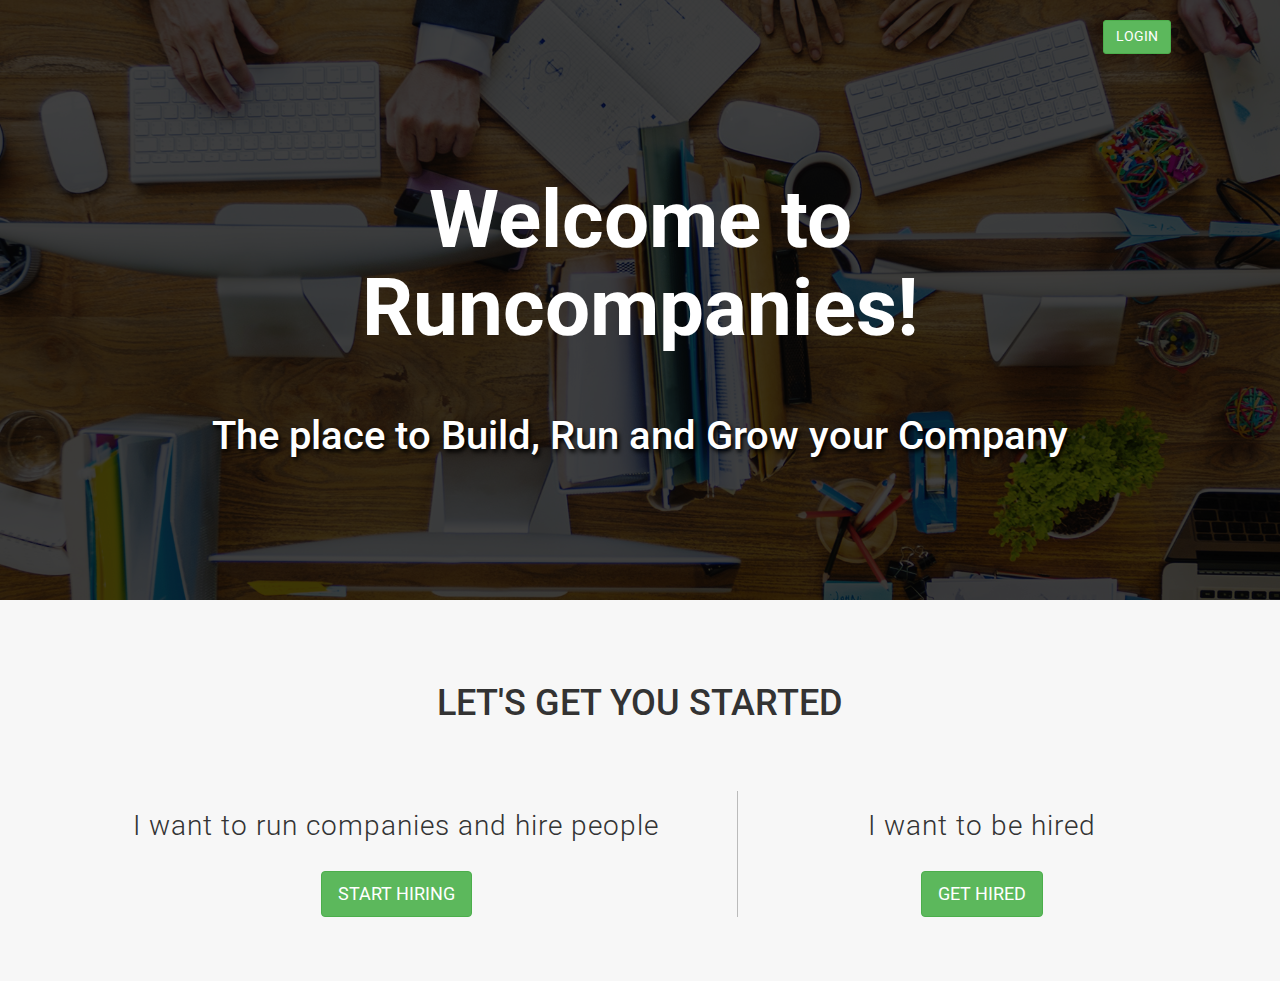
<file: index.html>
<!DOCTYPE html>
<html lang="en">

    <head>

        <meta charset="utf-8">
        <meta http-equiv="X-UA-Compatible" content="IE=edge">
        <meta name="viewport" content="width=device-width, initial-scale=1">
        <meta name="description" content="">
        <meta name="author" content="Alex Grozav">

        <title>RUN COMPANIES | Index</title>

        <!-- Favicon -->
        <link rel="shortcut icon" href="favicon.ico" type="image/x-icon">
        <link rel="icon" href="favicon.ico" type="image/x-icon">

        <!-- Bootstrap Core CSS -->
        <link href="css/bootstrap.css" rel="stylesheet">
        <link href="css/plugins/social-buttons.css" rel="stylesheet">
        <!-- MetisMenu CSS -->
        <link href="css/plugins/metisMenu/metisMenu.min.css" rel="stylesheet">
        <!-- DataTables CSS -->
        <link href="css/plugins/dataTables.bootstrap.css" rel="stylesheet">
        <!-- Timeline CSS -->
        <link href="css/plugins/timeline.css" rel="stylesheet">
        <!-- Custom CSS -->
        <link href="css/smartech.css" rel="stylesheet">
        <link href="css/custom.css" rel="stylesheet">
        <!-- Morris Charts CSS -->
        <link href="css/plugins/morris.css" rel="stylesheet">
        <!-- Custom Fonts -->
        <link href="font-awesome/css/font-awesome.min.css" rel="stylesheet" type="text/css">
        <!-- Animate CSS -->
        <link href="css/animate.css" rel="stylesheet">

        <!-- HTML5 Shim and Respond.js IE8 support of HTML5 elements and media queries -->
        <!-- WARNING: Respond.js doesn't work if you view the page via file:// -->
        <!--[if lt IE 9]>
            <script src="https://oss.maxcdn.com/libs/html5shiv/3.7.0/html5shiv.js"></script>
            <script src="https://oss.maxcdn.com/libs/respond.js/1.4.2/respond.min.js"></script>
        <![endif]-->

    </head>

    <body >

        <section class="herounit" data-center="background-position: 50% 0px;" data-top-bottom="background-position: 1px -100px;" data-anchor-target=".herounit">
            <div class="row">
                <div class="col-md-11 mtop20">
                    <a href="javascript:;" class="btn btn-success pull-right">LOGIN</a>
                </div>
            </div>
            <div class="row">
                <div class="col-md-12 text-center" data-center="opacity: 1;" data-anchor-target=".herounit h2">
                    <h2>Welcome to Runcompanies!</h2>
                    <h4>The place to Build, Run and Grow your Company</h4>
                </div>
            </div>
        </section>

        <section class="getstarted">
            <div class="container">
                <div class="row text-center">
                    <div class="col-md-12">
                        <h1>LET'S GET YOU STARTED</h1>
                    </div>
                </div>
                <div class="row btnsection">
                    <div class="col-md-7 text-center">
                        <h2>I want to run companies and hire people</h2>
                        <a href="javascript:;" class="btn btn-success btn-lg">START HIRING</a>
                    </div>
                    <div class="col-md-5 text-center bleft1gray">
                        <h2>I want to be hired</h2>
                        <a href="javascript:;" class="btn btn-success btn-lg">GET HIRED</a>
                    </div>
                </div>
            </div>
        </section>

        <!-- jQuery Version 1.11.0 -->
        <script src="js/jquery-1.11.0.js"></script>

        <!-- Bootstrap Core JavaScript -->
        <script src="js/bootstrap.min.js"></script>



        <!-- Custom Theme JavaScript -->
        <script src="js/skrollr.min.js"></script>
        <script src="js/custom.js"></script>
        <script>
            $(document).ready(function() {
               ( function( $ ) {
                // Init Skrollr
                var s = skrollr.init({
                    // forceHeight: false;
                    render: function(data) {
                    }
                });
            } )( jQuery );
            });
        </script>

    </body>


</html>
</file>
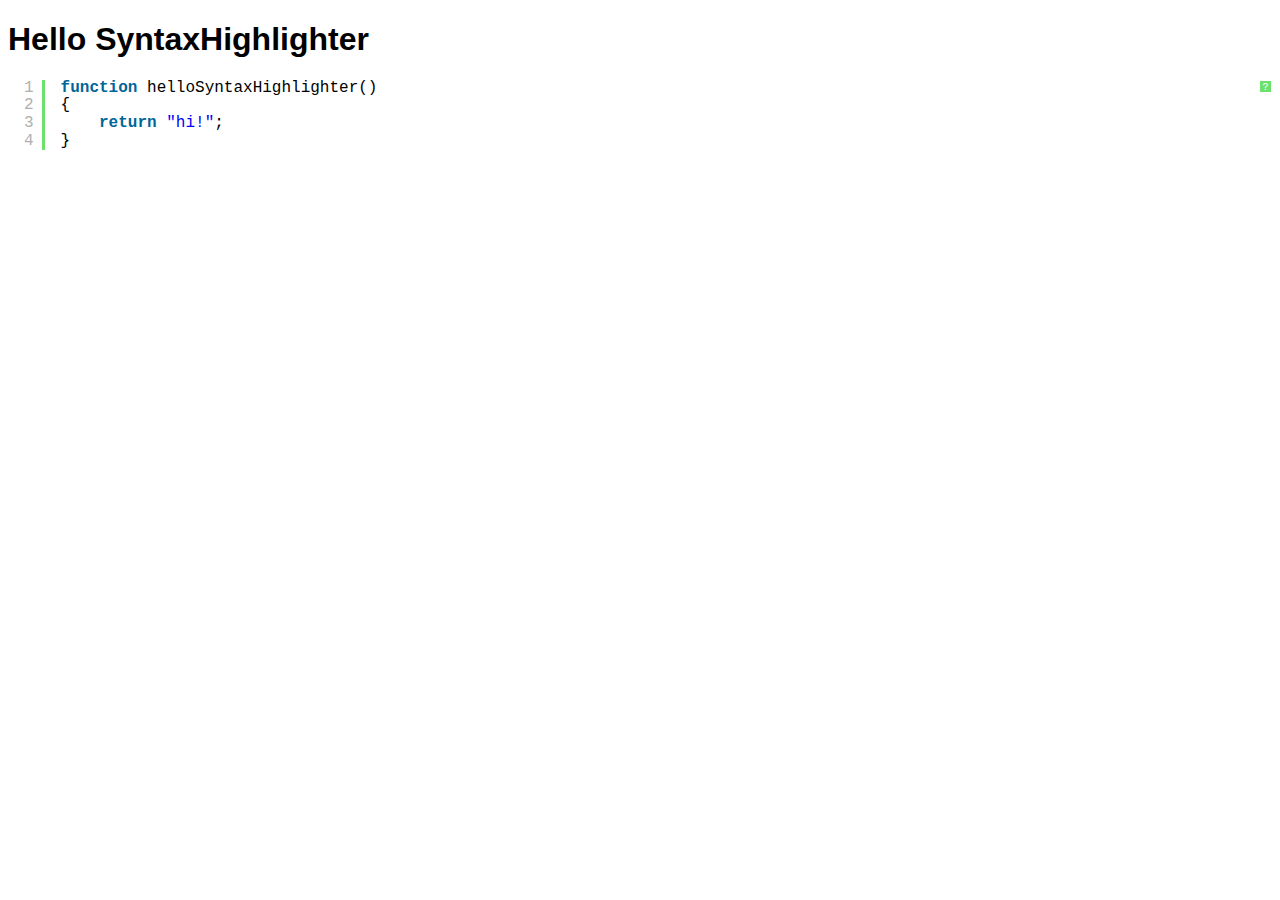
<file: js/plugins/syntaxhighlighter/index.html>
<!DOCTYPE html PUBLIC "-//W3C//DTD XHTML 1.0 Strict//EN" "http://www.w3.org/TR/xhtml1/DTD/xhtml1-strict.dtd">
<html xmlns="http://www.w3.org/1999/xhtml" xml:lang="en" lang="en">
<head>
	<meta http-equiv="Content-Type" content="text/html; charset=UTF-8" />
	<title>Hello SyntaxHighlighter</title>
	<script type="text/javascript" src="scripts/shCore.js"></script>
	<script type="text/javascript" src="scripts/shBrushJScript.js"></script>
	<link type="text/css" rel="stylesheet" href="styles/shCoreDefault.css"/>
	<script type="text/javascript">SyntaxHighlighter.all();</script>
</head>

<body style="background: white; font-family: Helvetica">

<h1>Hello SyntaxHighlighter</h1>
<pre class="brush: js;">
function helloSyntaxHighlighter()
{
	return "hi!";
}
</pre>

</html>
</file>
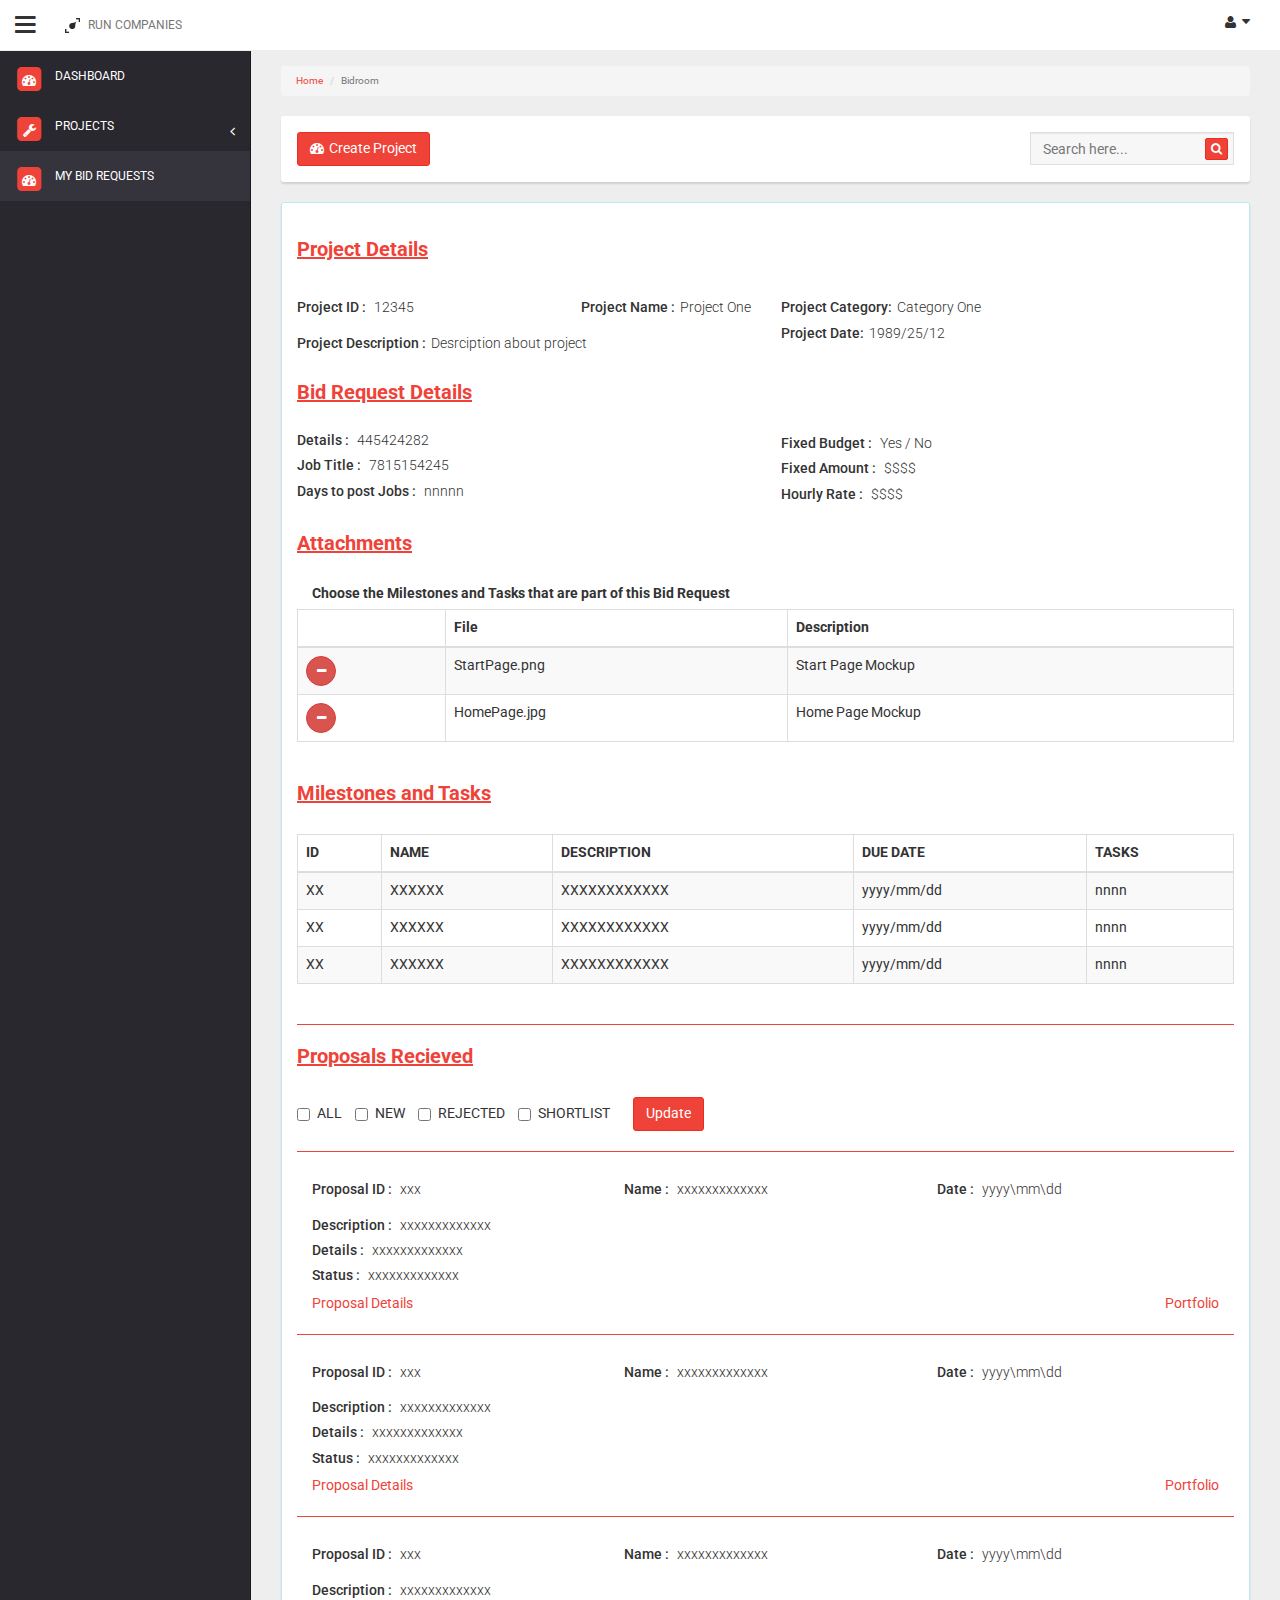
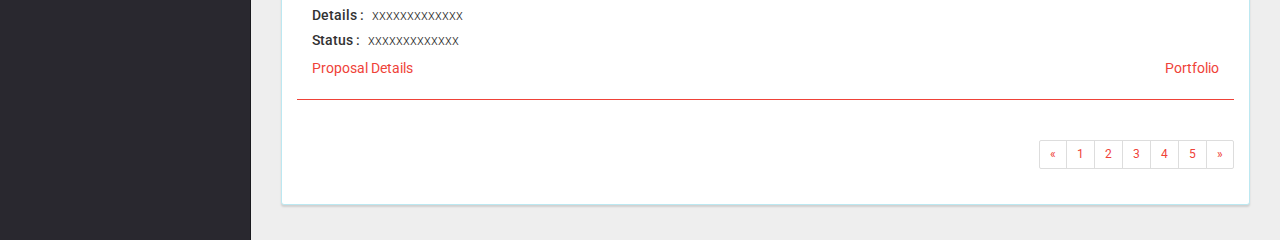
<file: addbidrequest_confirmation.html>
<!DOCTYPE html>
<html lang="en">

    <head>

        <meta charset="utf-8">
        <meta http-equiv="X-UA-Compatible" content="IE=edge">
        <meta name="viewport" content="width=device-width, initial-scale=1">
        <meta name="description" content="">
        <meta name="author" content="Alex Grozav">

        <title>RUN COMPANIES | Add bid request - confirmation</title>

        <!-- Favicon -->
        <link rel="shortcut icon" href="favicon.ico" type="image/x-icon">
        <link rel="icon" href="favicon.ico" type="image/x-icon">

        <!-- Bootstrap Core CSS -->
        <link href="css/bootstrap.css" rel="stylesheet">
        <link href="css/plugins/social-buttons.css" rel="stylesheet">


        <!-- MetisMenu CSS -->
        <link href="css/plugins/metisMenu/metisMenu.min.css" rel="stylesheet">
        <!-- DataTables CSS -->
        <link href="css/plugins/dataTables.bootstrap.css" rel="stylesheet">
        <!-- Timeline CSS -->
        <link href="css/plugins/timeline.css" rel="stylesheet">

        <!-- Custom CSS -->
        <link href="css/smartech.css" rel="stylesheet">
        <link href="css/custom.css" rel="stylesheet">
        <!-- Morris Charts CSS -->
        <link href="css/plugins/morris.css" rel="stylesheet">

        <!-- Custom Fonts -->
        <link href="font-awesome/css/font-awesome.min.css" rel="stylesheet" type="text/css">

        <!-- Animate CSS -->
        <link href="css/animate.css" rel="stylesheet">

        <!-- HTML5 Shim and Respond.js IE8 support of HTML5 elements and media queries -->
        <!-- WARNING: Respond.js doesn't work if you view the page via file:// -->
        <!--[if lt IE 9]>
            <script src="https://oss.maxcdn.com/libs/html5shiv/3.7.0/html5shiv.js"></script>
            <script src="https://oss.maxcdn.com/libs/respond.js/1.4.2/respond.min.js"></script>
        <![endif]-->

    </head>

    <body>

        <div id="wrapper">

            <!-- Navigation -->
            <nav class="navbar navbar-default navbar-static-top" role="navigation" style="margin-bottom: 0">
                <div class="navbar-header">
                    <button type="button" class="navbar-toggle" data-toggle="collapse" data-target=".navbar-collapse">
                        <span class="sr-only">Toggle navigation</span>
                        <span class="icon-bar"></span>
                        <span class="icon-bar"></span>
                        <span class="icon-bar"></span>
                    </button>
                    <a class="sidebar-toggle hidden-xs" href="javascript:void(0);"><i class="fa fa-bars fa-2x"></i></a>
                    <a class="navbar-brand" href="index.html"><img src="img/logo.png" alt="Smartech" /> RUN COMPANIES</a>
                </div>
                <!-- /.navbar-header -->

                <ul class="nav navbar-top-links navbar-right">
                    <!-- /.dropdown -->
                    <li class="dropdown">
                        <a class="dropdown-toggle" data-toggle="dropdown" href="#">
                            <i class="fa fa-user fa-fw"></i> <i class="fa fa-caret-down"></i>
                        </a>
                        <ul class="dropdown-menu dropdown-user">
                            <li><a href="#"><i class="fa fa-user fa-fw"></i> User Profile</a>
                            </li>
                            <li><a href="#"><i class="fa fa-gear fa-fw"></i> Settings</a>
                            </li>
                            <li class="divider"></li>
                            <li><a href="login.html" class="dropdown-button"><i class="fa fa-sign-out fa-fw"></i> Logout</a>
                            </li>
                        </ul>
                        <!-- /.dropdown-user -->
                    </li>
                    <!-- /.dropdown -->
                </ul>
                <!-- /.navbar-top-links -->


                <div class="navbar-default sidebar" role="navigation">
                    <div class="sidebar-nav navbar-collapse">
                        <ul class="nav" id="side-menu">
                            <li>
                                <a>
                                    <span class="sidebar-item-icon fa-stack">
                                        <i class="fa fa-square fa-stack-2x text-primary"></i>
                                        <i class="fa fa-dashboard fa-stack-1x fa-inverse"></i>
                                    </span>
                                    <span class="sidebar-item-title">Dashboard</span>
                                </a>
                            </li>
                            <li>
                                <a href="#">
                                    <span class="sidebar-item-icon fa-stack ">
                                        <i class="fa fa-square fa-stack-2x text-primary"></i>
                                        <i class="fa fa-wrench fa-stack-1x fa-inverse"></i>
                                    </span>
                                    <span class="sidebar-item-arrow fa arrow"></span>
                                    <span class="sidebar-item-title">Projects</span>
                                </a>
                                <ul class="nav nav-second-level">
                                    <li>
                                        <a href="#">Project One</a>
                                    </li>
                                    <li>
                                        <a href="#">Project Two</a>
                                    </li>
                                    <li>
                                        <a href="#">Project Three</a>
                                    </li>
                                </ul>
                                <!-- /.nav-second-level -->
                            </li>
                            <li>
                                <a class="active">
                                    <span class="sidebar-item-icon fa-stack">
                                        <i class="fa fa-square fa-stack-2x text-primary"></i>
                                        <i class="fa fa-dashboard fa-stack-1x fa-inverse"></i>
                                    </span>
                                    <span class="sidebar-item-title">My Bid Requests</span>
                                </a>
                            </li>
                        </ul>
                    </div>
                    <!-- /.sidebar-collapse -->
                </div>
                <!-- /.navbar-static-side -->
            </nav>

            <div id="page-wrapper">
                    <div class="row">
                        <div class="col-lg-12">
                            <ol class="breadcrumb text-xs">
                                <li><a href="#">Home</a></li>
                                <li class="active">Bidroom</li>
                            </ol>
                           
                            <div class="panel ">
                                <div class="panel-body">
                                     <div class="pull-right">
                                         <button class="btn btn-primary btn-xs sidebar-search-button" type="button">
                                            <i class="fa fa-search"></i>
                                        </button>
                                        <input type="text" class="form-control" placeholder="Search here...">
                                    </div>
                                    <a class="btn btn-primary"><i class="fa fa-dashboard pright5"></i>Create Project</a>
                                </div>
                            </div>
                        </div>
                    </div>

                    <div class="row">
                        <div class="col-md-12">
                           <div class="panel panel-info">
                                <div class="panel-body newbidrequest_section">
                                    <div class="row">
                                        <div class="col-md-6">
                                            <h3 class="panel_left_title">Project Details</h3>
                                            <h5 class="pull-left">Project ID : <span class="fs300 pleft5">12345</span></h5>
                                            <h5 class="pull-right">Project Name :<span class="fs300 pleft5">Project One</span></h5>
                                            <h5 class="pull-left">Project Description :<span class="fs300 pleft5">Desrciption about project</span></h5>
                                        </div>
                                        <div class="col-md-6  ptop_rightsection">
                                            <h5>Project Category:<span class="fs300 pleft5">Category One</span></h5>
                                            <h5>Project Date:<span class="fs300 pleft5">1989/25/12</span></h5>
                                        </div>
                                    </div>

                                    <div class="row">
                                        <div class="col-md-6">
                                            <h3 class="panel_left_title">Bid Request Details</h3>
                                            <h5>Details : <span class="fs300 pleft5">445424282</span></h5>
                                            <h5>Job Title : <span class="fs300 pleft5">7815154245</span></h5>
                                            <h5>Days to post Jobs : <span class="fs300 pleft5">nnnnn</span></h5>
                                        </div>
                                        <div class="col-md-6 ptop65">
                                            <h5>Fixed Budget : <span class="fs300 pleft5">Yes / No</span></h5>
                                            <h5>Fixed Amount : <span class="fs300 pleft5">$$$$</span></h5>
                                            <h5>Hourly Rate : <span class="fs300 pleft5">$$$$</span></h5>
                                        </div>
                                    </div>

                                    <div class="row">
                                        <div class="col-md-12">
                                            <h3 class="panel_left_title">Attachments</h3>
                                            <label class="col-md-12">Choose the Milestones and Tasks that are part of this Bid Request</label>
                                            <div class="table-responsive">
                                                <table class="table table-striped table-bordered table-hover">
                                                    <thead>
                                                        <tr>
                                                            <th></th>
                                                            <th>File</th>
                                                            <th>Description</th>
                                                        </tr>
                                                    </thead>
                                                    <tbody>
                                                        <tr>
                                                            <td><a href="#" class="btn btn-danger btn-circle"><i class="fa fa-minus"></i></a></td>
                                                            <td>StartPage.png</td>
                                                            <td>Start Page Mockup</td>
                                                        </tr>
                                                        <tr>
                                                            <td><a href="#" class="btn btn-danger btn-circle"><i class="fa fa-minus"></i></a></td>
                                                            <td>HomePage.jpg</td>
                                                            <td>Home Page Mockup</td>
                                                        </tr>
                                                    </tbody>
                                                </table>
                                            </div>
                                        </div>
                                    </div>

                                    <div class="row">
                                        <div class="col-md-12">
                                            <h3 class="panel_left_title">Milestones and Tasks</h3>
                                            <div class="table-responsive">
                                                <table class="table table-striped table-bordered table-hover">
                                                    <thead>
                                                        <tr>
                                                            <th>ID</th>
                                                            <th>NAME</th>
                                                            <th>DESCRIPTION</th>
                                                            <th>DUE DATE</th>
                                                            <th>TASKS</th>
                                                        </tr>
                                                    </thead>
                                                    <tbody>
                                                        <tr>
                                                            <td>XX</td>
                                                            <td>XXXXXX</td>
                                                            <td>XXXXXXXXXXXX</td>
                                                            <td>yyyy/mm/dd</td>
                                                            <td>nnnn</td>
                                                        </tr>
                                                        <tr>
                                                            <td>XX</td>
                                                            <td>XXXXXX</td>
                                                            <td>XXXXXXXXXXXX</td>
                                                            <td>yyyy/mm/dd</td>
                                                            <td>nnnn</td>
                                                        </tr>
                                                        <tr>
                                                            <td>XX</td>
                                                            <td>XXXXXX</td>
                                                            <td>XXXXXXXXXXXX</td>
                                                            <td>yyyy/mm/dd</td>
                                                            <td>nnnn</td>
                                                        </tr>
                                                    </tbody>
                                                </table>
                                            </div>
                                        </div>
                                    </div>
                                    <hr>
                                    <div class-"row">
                                        <div class="">
                                            <h3 class="panel_left_title">Proposals Recieved</h3>
                                            <div class="form-group">
                                                <label class="checkbox-inline">
                                                    <input type="checkbox">ALL
                                                </label>
                                                <label class="checkbox-inline">
                                                    <input type="checkbox">NEW
                                                </label>
                                                <label class="checkbox-inline">
                                                    <input type="checkbox">REJECTED
                                                </label>
                                                <label class="checkbox-inline">
                                                    <input type="checkbox">SHORTLIST
                                                </label>
                                                <a href="javascript:;" class="btn btn-primary mleft20">Update</a>
                                            </div>
                                        </div>
                                    </div>
                                    <hr>
                                    <div class="row">
                                        <div class="col-md-12">
                                            <div class="col-md-4">
                                                <h5>Proposal ID : <span class="fs300 pleft5">xxx</span></h5>
                                            </div>
                                            <div class="col-md-4">
                                                <h5>Name : <span class="fs300 pleft5">xxxxxxxxxxxxx</span></h5>
                                            </div>
                                            <div class="col-md-4">
                                                <h5>Date : <span class="fs300 pleft5">yyyy\mm\dd</span></h5>
                                            </div>
                                            <div class="col-md-12">
                                                <h5>Description : <span class="fs300 pleft5">xxxxxxxxxxxxx</span></h5>
                                                <h5>Details : <span class="fs300 pleft5">xxxxxxxxxxxxx</span></h5>
                                                <h5>Status : <span class="fs300 pleft5">xxxxxxxxxxxxx</span></h5>
                                            </div>
                                            <div class="col-md-12">
                                                <a href="javascript:;" class="pull-left">Proposal Details</a>
                                                <a href="javascript:;" class="pull-right">Portfolio</a>
                                            </div>
                                        </div>
                                    </div>
                                    <hr>
                                    <div class="row">
                                        <div class="col-md-12">
                                            <div class="col-md-4">
                                                <h5>Proposal ID : <span class="fs300 pleft5">xxx</span></h5>
                                            </div>
                                            <div class="col-md-4">
                                                <h5>Name : <span class="fs300 pleft5">xxxxxxxxxxxxx</span></h5>
                                            </div>
                                            <div class="col-md-4">
                                                <h5>Date : <span class="fs300 pleft5">yyyy\mm\dd</span></h5>
                                            </div>
                                            <div class="col-md-12">
                                                <h5>Description : <span class="fs300 pleft5">xxxxxxxxxxxxx</span></h5>
                                                <h5>Details : <span class="fs300 pleft5">xxxxxxxxxxxxx</span></h5>
                                                <h5>Status : <span class="fs300 pleft5">xxxxxxxxxxxxx</span></h5>
                                            </div>
                                            <div class="col-md-12">
                                                <a href="javascript:;" class="pull-left">Proposal Details</a>
                                                <a href="javascript:;" class="pull-right">Portfolio</a>
                                            </div>
                                        </div>
                                    </div>
                                    <hr>
                                    <div class="row">
                                        <div class="col-md-12">
                                            <div class="col-md-4">
                                                <h5>Proposal ID : <span class="fs300 pleft5">xxx</span></h5>
                                            </div>
                                            <div class="col-md-4">
                                                <h5>Name : <span class="fs300 pleft5">xxxxxxxxxxxxx</span></h5>
                                            </div>
                                            <div class="col-md-4">
                                                <h5>Date : <span class="fs300 pleft5">yyyy\mm\dd</span></h5>
                                            </div>
                                            <div class="col-md-12">
                                                <h5>Description : <span class="fs300 pleft5">xxxxxxxxxxxxx</span></h5>
                                                <h5>Details : <span class="fs300 pleft5">xxxxxxxxxxxxx</span></h5>
                                                <h5>Status : <span class="fs300 pleft5">xxxxxxxxxxxxx</span></h5>
                                            </div>
                                            <div class="col-md-12">
                                                <a href="javascript:;" class="pull-left">Proposal Details</a>
                                                <a href="javascript:;" class="pull-right">Portfolio</a>
                                            </div>
                                        </div>
                                    </div>
                                    <hr>
                                    <nav>
                                      <ul class="pagination pagination-sm pull-right">
                                        <li>
                                          <a href="#" aria-label="Previous">
                                            <span aria-hidden="true">&laquo;</span>
                                          </a>
                                        </li>
                                        <li><a href="#">1</a></li>
                                        <li><a href="#">2</a></li>
                                        <li><a href="#">3</a></li>
                                        <li><a href="#">4</a></li>
                                        <li><a href="#">5</a></li>
                                        <li>
                                          <a href="#" aria-label="Next">
                                            <span aria-hidden="true">&raquo;</span>
                                          </a>
                                        </li>
                                      </ul>
                                    </nav>
                                </div>
                            </div> 
                        </div>
                    </div>
            </div>
            <!-- /#page-wrapper -->
        </div>
        <!-- /#wrapper -->

        <!-- jQuery Version 1.11.0 -->
        <script src="js/jquery-1.11.0.js"></script>

        <!-- Bootstrap Core JavaScript -->
        <script src="js/bootstrap.min.js"></script>

        <!-- Metis Menu Plugin JavaScript -->
        <script src="js/plugins/metisMenu/metisMenu.min.js"></script>

        <!-- Sparkline JavaScript -->
        <script src="js/plugins/sparkline/sparkline.js"></script>

        <!-- Custom Theme JavaScript -->
        <script src="js/smartech.js"></script>
        <script src="js/custom.js"></script>
        <script src="js/plugins/dataTables/jquery.dataTables.js"></script>
        <script src="js/plugins/dataTables/dataTables.bootstrap.js"></script>
        <script>
            $(document).ready(function() {
                 $('#dataTables-bidroom').dataTable();
            });
        </script>
    </body>
</html>
</file>
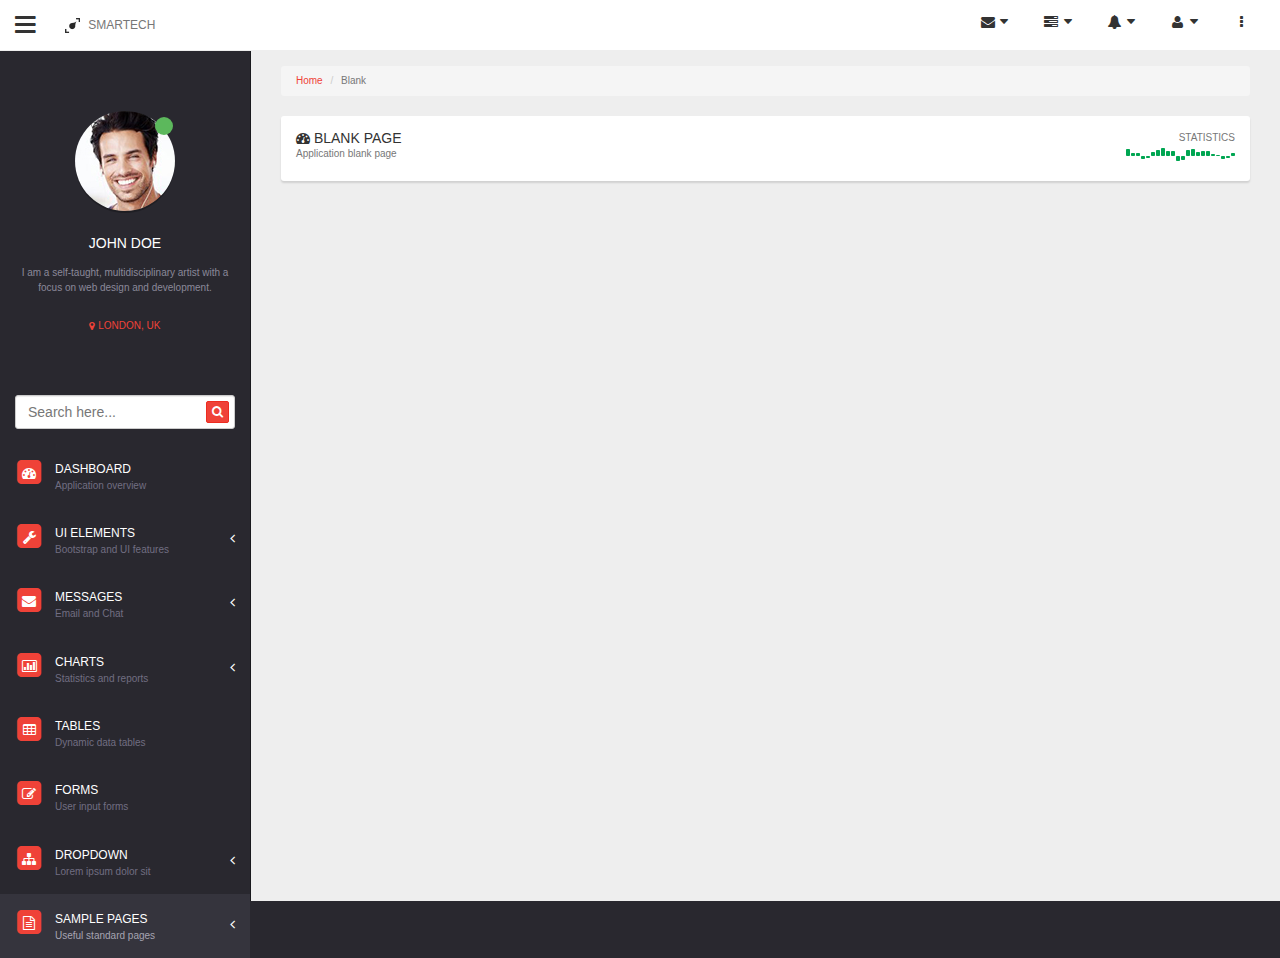
<file: blank.html>
<!DOCTYPE html>
<html lang="en">

    <head>

        <meta charset="utf-8">
        <meta http-equiv="X-UA-Compatible" content="IE=edge">
        <meta name="viewport" content="width=device-width, initial-scale=1">
        <meta name="description" content="">
        <meta name="author" content="Alex Grozav">

        <title>Smartech - Responsive Admin Template</title>

        <!-- Favicon -->
        <link rel="shortcut icon" href="favicon.ico" type="image/x-icon">
        <link rel="icon" href="favicon.ico" type="image/x-icon">

        <!-- Bootstrap Core CSS -->
        <link href="css/bootstrap.css" rel="stylesheet">

        <!-- MetisMenu CSS -->
        <link href="css/plugins/metisMenu/metisMenu.min.css" rel="stylesheet">

        <!-- Custom CSS -->
        <link href="css/smartech.css" rel="stylesheet">

        <!-- Custom Fonts -->
        <link href="font-awesome/css/font-awesome.min.css" rel="stylesheet" type="text/css">
        
        <!-- Animate CSS -->
        <link href="css/animate.css" rel="stylesheet">
        
        <!-- HTML5 Shim and Respond.js IE8 support of HTML5 elements and media queries -->
        <!-- WARNING: Respond.js doesn't work if you view the page via file:// -->
        <!--[if lt IE 9]>
            <script src="https://oss.maxcdn.com/libs/html5shiv/3.7.0/html5shiv.js"></script>
            <script src="https://oss.maxcdn.com/libs/respond.js/1.4.2/respond.min.js"></script>
        <![endif]-->

    </head>

    <body>

        <div id="wrapper">

            <!-- Navigation -->
            <nav class="navbar navbar-default navbar-static-top" role="navigation" style="margin-bottom: 0">
                <div class="navbar-header">
                    <button type="button" class="navbar-toggle" data-toggle="collapse" data-target=".navbar-collapse">
                        <span class="sr-only">Toggle navigation</span>
                        <span class="icon-bar"></span>
                        <span class="icon-bar"></span>
                        <span class="icon-bar"></span>
                    </button>
                    <a class="sidebar-toggle hidden-xs" href="javascript:void(0);"><i class="fa fa-bars fa-2x"></i></a>
                    <a class="navbar-brand" href="index.html"><img src="img/logo.png" alt="Smartech" /> SMARTECH</a>
                </div>
                <!-- /.navbar-header -->

                <ul class="nav navbar-top-links navbar-right">
                    <li class="dropdown">
                        <a class="dropdown-toggle" data-toggle="dropdown" href="#">
                            <i class="fa fa-envelope fa-fw"></i> <i class="fa fa-caret-down"></i>
                        </a>
                        <ul class="dropdown-menu dropdown-messages">
                            <li>
                                <a href="#">
                                    <div class="media">
                                        <div class="pull-left">
                                            <img class="media-object img-circle" src="img/profile-6.jpg" alt="Message Profile Picture">
                                        </div>
                                        <div class="media-body">
                                            <div>
                                                <strong>John Smith</strong>
                                            </div>
                                            <div class="dropdown-messages-excerpt">Lorem ipsum dolor sit amet, consectetur adipiscing elit. </div>
                                            <span class="dropdown-small pull-right text-muted">
                                                <em>3 hours</em>
                                            </span>
                                        </div>
                                    </div>
                                </a>
                            </li>
                            <li class="divider"></li>
                            <li>
                                <a href="#">
                                    <div class="media">
                                        <div class="pull-left">
                                            <img class="media-object img-circle" src="img/profile-2.jpg" alt="Message Profile Picture">
                                        </div>
                                        <div class="media-body">
                                            <div>
                                                <strong>John Smith</strong>
                                            </div>
                                            <div class="dropdown-messages-excerpt">Lorem ipsum dolor sit amet, consectetur adipiscing elit. </div>
                                            <span class="dropdown-small pull-right text-muted">
                                                <em>Yesterday</em>
                                            </span>
                                        </div>
                                    </div>
                                </a>
                            </li>
                            <li class="divider"></li>
                            <li>
                                <a href="#">
                                    <div class="media">
                                        <div class="pull-left">
                                            <img class="media-object img-circle" src="img/profile-3.jpg" alt="Message Profile Picture">
                                        </div>
                                        <div class="media-body">
                                            <div>
                                                <strong>John Smith</strong>
                                            </div>
                                            <div class="dropdown-messages-excerpt">Lorem ipsum dolor sit amet, consectetur adipiscing elit. </div>
                                            <span class="dropdown-small pull-right text-muted">
                                                <em>Yesterday</em>
                                            </span>
                                        </div>
                                    </div>
                                </a>
                            </li>
                            <li class="divider"></li>
                            <li>
                                <a class="text-center dropdown-button" href="inbox.html">
                                    Read All Messages
                                    <i class="fa fa-angle-right"></i>
                                </a>
                            </li>
                        </ul>
                        <!-- /.dropdown-messages -->
                    </li>
                    <!-- /.dropdown -->
                    <li class="dropdown">
                        <a class="dropdown-toggle" data-toggle="dropdown" href="#">
                            <i class="fa fa-tasks fa-fw"></i> <i class="fa fa-caret-down"></i>
                        </a>
                        <ul class="dropdown-menu dropdown-tasks">
                            <li>
                                <a href="#">
                                    <div>
                                        <p>
                                            <strong>Task 1</strong>
                                            <span class="dropdown-small pull-right text-muted">40% Complete</span>
                                        </p>
                                        <div class="progress progress-sm progress-striped active">
                                            <div class="progress-bar progress-bar-success" role="progressbar" aria-valuenow="40" aria-valuemin="0" aria-valuemax="100" style="width: 40%">
                                                <span class="sr-only">40% Complete (success)</span>
                                            </div>
                                        </div>
                                    </div>
                                </a>
                            </li>
                            <li class="divider"></li>
                            <li>
                                <a href="#">
                                    <div>
                                        <p>
                                            <strong>Task 2</strong>
                                            <span class="dropdown-small pull-right text-muted">20% Complete</span>
                                        </p>
                                        <div class="progress progress-sm progress-striped active">
                                            <div class="progress-bar progress-bar-success" role="progressbar" aria-valuenow="20" aria-valuemin="0" aria-valuemax="100" style="width: 20%">
                                                <span class="sr-only">20% Complete</span>
                                            </div>
                                        </div>
                                    </div>
                                </a>
                            </li>
                            <li class="divider"></li>
                            <li>
                                <a href="#">
                                    <div>
                                        <p>
                                            <strong>Task 3</strong>
                                            <span class="dropdown-small pull-right text-muted">60% Complete</span>
                                        </p>
                                        <div class="progress progress-sm progress-striped active">
                                            <div class="progress-bar progress-bar-success" role="progressbar" aria-valuenow="60" aria-valuemin="0" aria-valuemax="100" style="width: 60%">
                                                <span class="sr-only">60% Complete (warning)</span>
                                            </div>
                                        </div>
                                    </div>
                                </a>
                            </li>
                            <li class="divider"></li>
                            <li>
                                <a href="#">
                                    <div>
                                        <p>
                                            <strong>Task 4</strong>
                                            <span class="dropdown-small pull-right text-muted">80% Complete</span>
                                        </p>
                                        <div class="progress progress-sm progress-striped active">
                                            <div class="progress-bar progress-bar-success" role="progressbar" aria-valuenow="80" aria-valuemin="0" aria-valuemax="100" style="width: 80%">
                                                <span class="sr-only">80% Complete (danger)</span>
                                            </div>
                                        </div>
                                    </div>
                                </a>
                            </li>
                            <li class="divider"></li>
                            <li>
                                <a class="text-center dropdown-button" href="#">
                                    See All Tasks
                                    <i class="fa fa-angle-right"></i>
                                </a>
                            </li>
                        </ul>
                        <!-- /.dropdown-tasks -->
                    </li>
                    <!-- /.dropdown -->
                    <li class="dropdown">
                        <a class="dropdown-toggle" data-toggle="dropdown" href="#">
                            <i class="fa fa-bell fa-fw"></i> <i class="fa fa-caret-down"></i>
                        </a>
                        <ul class="dropdown-menu dropdown-alerts">
                            <li>
                                <a href="#">
                                    <div>
                                        <i class="fa fa-comment fa-fw"></i> New Comment
                                        <span class="dropdown-small pull-right text-muted small">4 minutes ago</span>
                                    </div>
                                </a>
                            </li>
                            <li class="divider"></li>
                            <li>
                                <a href="#">
                                    <div>
                                        <i class="fa fa-twitter fa-fw"></i> 3 New Followers
                                        <span class="dropdown-small pull-right text-muted small">12 minutes ago</span>
                                    </div>
                                </a>
                            </li>
                            <li class="divider"></li>
                            <li>
                                <a href="#">
                                    <div>
                                        <i class="fa fa-envelope fa-fw"></i> Message Sent
                                        <span class="dropdown-small pull-right text-muted small">4 minutes ago</span>
                                    </div>
                                </a>
                            </li>
                            <li class="divider"></li>
                            <li>
                                <a href="#">
                                    <div>
                                        <i class="fa fa-tasks fa-fw"></i> New Task
                                        <span class="dropdown-small pull-right text-muted small">4 minutes ago</span>
                                    </div>
                                </a>
                            </li>
                            <li class="divider"></li>
                            <li>
                                <a href="#">
                                    <div>
                                        <i class="fa fa-upload fa-fw"></i> Server Rebooted
                                        <span class="pull-right text-muted small">4 minutes ago</span>
                                    </div>
                                </a>
                            </li>
                            <li class="divider"></li>
                            <li>
                                <a class="text-center dropdown-button" href="#">
                                    See All Alerts
                                    <i class="fa fa-angle-right"></i>
                                </a>
                            </li>
                        </ul>
                        <!-- /.dropdown-alerts -->
                    </li>
                    <!-- /.dropdown -->
                    <li class="dropdown">
                        <a class="dropdown-toggle" data-toggle="dropdown" href="#">
                            <i class="fa fa-user fa-fw"></i> <i class="fa fa-caret-down"></i>
                        </a>
                        <ul class="dropdown-menu dropdown-user">
                            <li><a href="#"><i class="fa fa-user fa-fw"></i> User Profile</a>
                            </li>
                            <li><a href="#"><i class="fa fa-gear fa-fw"></i> Settings</a>
                            </li>
                            <li class="divider"></li>
                            <li><a href="login.html" class="dropdown-button"><i class="fa fa-sign-out fa-fw"></i> Logout</a>
                            </li>
                        </ul>
                        <!-- /.dropdown-user -->
                    </li>
                    <!-- /.dropdown -->

                    <li>
                        <a id="toggle-right-sidebar" href="#">
                            <i class="fa fa-ellipsis-v fa-fw"></i>
                        </a>
                        <!-- /.dropdown-user -->
                    </li>
                    <!-- /.dropdown -->
                </ul>
                <!-- /.navbar-top-links -->


                <div class="sidebar-right">
                    <div class="sidebar-right-content">
                        <h5 class="sidebar-right-heading sidebar-right-heading-first text-uppercase text-xs">Contacts</h5>

                        <ul class="list-unstyled margin-none">
                            <li class="sidebar-contact-wrapper"> 
                                <a class="sidebar-contact" href="#">
                                    <img src="img/profile-6.jpg" height="20" width="20" class="img-circle pull-right">
                                    <i class="fa fa-circle text-xs text-primary"></i>
                                    Adam Brown
                                </a>
                            </li>
                            <li class="sidebar-contact-wrapper">
                                <a class="sidebar-contact" href="#">
                                    <img src="img/profile-3.jpg" height="20" width="20" class="img-circle pull-right">
                                    <i class="fa fa-circle text-xs text-primary"></i>
                                    Brian Summer
                                </a>
                            </li>
                            <li class="sidebar-contact-wrapper">
                                <a class="sidebar-contact" href="#">
                                    <img src="img/profile-2.jpg" height="20" width="20" class="img-circle pull-right">
                                    <i class="fa fa-circle text-xs text-primary"></i>
                                    Lisa White
                                </a>
                            </li>
                            <li class="sidebar-contact-wrapper">
                                <a class="sidebar-contact" href="#">
                                    <img src="img/profile-4.jpg" height="20" width="20" class="img-circle pull-right">
                                    <i class="fa fa-circle text-xs text-warning"></i>
                                    Jack Doe
                                </a>
                            </li>
                            <li class="sidebar-contact-wrapper">
                                <a class="sidebar-contact" href="#">
                                    <img src="img/profile-5.jpg" height="20" width="20" class="img-circle pull-right">
                                    <i class="fa fa-circle text-xs text-danger"></i>
                                    Danny Links
                                </a>
                            </li>
                            <li class="sidebar-contact-wrapper">
                                <a class="sidebar-contact" href="#">
                                    <img src="img/profile-7.jpg" height="20" width="20" class="img-circle pull-right">
                                    <i class="fa fa-circle text-xs text-muted"></i>
                                    Alice Cooper
                                </a>
                            </li>
                            <li class="sidebar-contact-wrapper">
                                <a class="sidebar-contact" href="#">
                                    <img src="img/profile-8.jpg" height="20" width="20" class="img-circle pull-right">
                                    <i class="fa fa-circle text-xs text-muted"></i>
                                    Alex Vance
                                </a>
                            </li>
                        </ul>

                        <h5 class="sidebar-right-heading text-uppercase text-xs">Unfinished Tasks</h5>
                        <ul class="list-unstyled margin-top">
                            <li>
                                <div>
                                    <p>
                                        <strong>Task 1</strong>
                                        <span class="dropdown-small pull-right text-muted">40% Complete</span>
                                    </p>
                                    <div class="progress progress-xs progress-striped active">
                                        <div class="progress-bar progress-bar-success" role="progressbar" aria-valuenow="40" aria-valuemin="0" aria-valuemax="100" style="width: 40%">
                                            <span class="sr-only">40% Complete (success)</span>
                                        </div>
                                    </div>
                                </div>
                            </li>
                            <li>
                                <div>
                                    <p>
                                        <strong>Task 2</strong>
                                        <span class="dropdown-small pull-right text-muted">20% Complete</span>
                                    </p>
                                    <div class="progress progress-xs progress-striped active">
                                        <div class="progress-bar progress-bar-info" role="progressbar" aria-valuenow="20" aria-valuemin="0" aria-valuemax="100" style="width: 20%">
                                            <span class="sr-only">20% Complete</span>
                                        </div>
                                    </div>
                                </div>
                            </li>
                            <li>
                                <div>
                                    <p>
                                        <strong>Task 3</strong>
                                        <span class="dropdown-small pull-right text-muted">60% Complete</span>
                                    </p>
                                    <div class="progress progress-xs progress-striped active">
                                        <div class="progress-bar progress-bar-warning" role="progressbar" aria-valuenow="60" aria-valuemin="0" aria-valuemax="100" style="width: 60%">
                                            <span class="sr-only">60% Complete (warning)</span>
                                        </div>
                                    </div>
                                </div>
                            </li>
                            <li>
                                <div>
                                    <p>
                                        <strong>Task 4</strong>
                                        <span class="dropdown-small pull-right text-muted">80% Complete</span>
                                    </p>
                                    <div class="progress progress-xs progress-striped active">
                                        <div class="progress-bar progress-bar-danger" role="progressbar" aria-valuenow="80" aria-valuemin="0" aria-valuemax="100" style="width: 80%">
                                            <span class="sr-only">80% Complete (danger)</span>
                                        </div>
                                    </div>
                                </div>
                            </li>
                        </ul>
                        <h5 class="sidebar-right-heading text-uppercase text-xs">Recent Activities</h5>
                        <div>
                            <uL class="list-unstyled">
                                <li class="sidebar-notification">
                                    <a href="#">
                                        <i class="fa fa-comment fa-fw"></i> New Comment
                                    </a>
                                </li>
                                <li class="sidebar-notification">
                                    <a href="#">
                                        <i class="fa fa-twitter fa-fw"></i> 3 New Followers
                                    </a>
                                </li>
                                <li class="sidebar-notification">
                                    <a href="#">
                                        <i class="fa fa-envelope fa-fw"></i> Message Sent
                                    </a>
                                </li>
                                <li class="sidebar-notification">
                                    <a href="#">
                                        <i class="fa fa-tasks fa-fw"></i> New Task
                                    </a>
                                </li>
                                <li class="sidebar-notification">
                                    <a href="#">
                                        <i class="fa fa-upload fa-fw"></i> Server Rebooted
                                    </a>
                                </li>
                                <li class="sidebar-notification">
                                    <a href="#">
                                        <i class="fa fa-warning fa-fw"></i> Server Not Responding
                                    </a>
                                </li>
                                <li class="sidebar-notification">
                                    <a href="#">
                                        <i class="fa fa-shopping-cart fa-fw"></i> New Order Placed
                                    </a>
                                </li>
                                <li class="sidebar-notification">
                                    <a href="#">
                                        <i class="fa fa-money fa-fw"></i> Payment Received
                                    </a>
                                </li>
                            </ul>
                        </div>
                    </div>
                </div>

                <div class="navbar-default sidebar" role="navigation">
                    <div class="sidebar-nav navbar-collapse">
                        <ul class="nav" id="side-menu">
                            <li class="sidebar-profile text-center">
                                <span class="sidebar-profile-picture">
                                    <span class="sidebar-profile-status"></span>
                                    <img src="img/profile.jpg" alt="Profile Picture"/>
                                </span>
                                <h3 class="sidebar-profile-name">JOHN DOE</h3>
                                <p class="sidebar-profile-description">
                                    I am a self-taught, multidisciplinary artist 
                                    with a focus on web design and development.
                                </p>
                                <span class="sidebar-profile-location text-primary"><i class="fa fa-map-marker"></i> London, UK</span>
                            </li>                            
                            <li class="sidebar-search">
                                <a class="sidebar-search-collapse" href="javascript:void(0);">
                                    <span class="sidebar-item-icon fa-stack">
                                        <i class="fa fa-square fa-stack-2x text-primary"></i>
                                        <i class="fa fa-search fa-stack-1x fa-inverse"></i>
                                    </span>
                                    <span class="sidebar-item-title">Dashboard</span>
                                    <span class="sidebar-item-subtitle">Application overview</span>
                                </a>
                                <button class="btn btn-primary btn-xs sidebar-search-button" type="button">
                                    <i class="fa fa-search"></i>
                                </button>
                                <input type="text" class="form-control" placeholder="Search here...">
                                <!-- /input-group -->
                            </li>
                            <li>
                                <a href="index.html">
                                    <span class="sidebar-item-icon fa-stack">
                                        <i class="fa fa-square fa-stack-2x text-primary"></i>
                                        <i class="fa fa-dashboard fa-stack-1x fa-inverse"></i>
                                    </span>
                                    <span class="sidebar-item-title">Dashboard</span>
                                    <span class="sidebar-item-subtitle">Application overview</span>
                                </a>
                            </li>
                            <li>
                                <a href="#">
                                    <span class="sidebar-item-icon fa-stack ">
                                        <i class="fa fa-square fa-stack-2x text-primary"></i>
                                        <i class="fa fa-wrench fa-stack-1x fa-inverse"></i>
                                    </span>
                                    <span class="sidebar-item-arrow fa arrow"></span>
                                    <span class="sidebar-item-title">UI Elements</span>
                                    <span class="sidebar-item-subtitle">Bootstrap and UI features</span>
                                </a>
                                <ul class="nav nav-second-level">
                                    <li>
                                        <a href="panels-wells.html">Panels and Wells</a>
                                    </li>
                                    <li>
                                        <a href="buttons.html">Buttons</a>
                                    </li>
                                    <li>
                                        <a href="notifications.html">Notifications</a>
                                    </li>
                                    <li>
                                        <a href="typography.html">Typography</a>
                                    </li>
                                    <li>
                                        <a href="grid.html">Grid</a>
                                    </li>
                                </ul>
                                <!-- /.nav-second-level -->
                            </li>
                            <li>
                                <a href="#">
                                    <span class="sidebar-item-icon fa-stack ">
                                        <i class="fa fa-square fa-stack-2x text-primary"></i>
                                        <i class="fa fa-envelope fa-stack-1x fa-inverse"></i>
                                    </span>
                                    <span class="sidebar-item-arrow fa arrow"></span>
                                    <span class="sidebar-item-title">Messages</span>
                                    <span class="sidebar-item-subtitle">Email and Chat</span>
                                </a>
                                <ul class="nav nav-second-level">
                                    <li>
                                        <a href="inbox.html">Inbox</a>
                                    </li>
                                    <li>
                                        <a href="compose.html">Compose</a>
                                    </li>
                                    <li>
                                        <a href="chat.html">Chat</a>
                                    </li>
                                    <li>
                                        <a href="inbox-single.html">View Message</a>
                                    </li>
                                </ul>
                                <!-- /.nav-second-level -->
                            </li>
                            <li>
                                <a href="#">
                                    <span class="sidebar-item-icon fa-stack ">
                                        <i class="fa fa-square fa-stack-2x text-primary"></i>
                                        <i class="fa fa-bar-chart-o fa-stack-1x fa-inverse"></i>
                                    </span>
                                    <span class="sidebar-item-arrow fa arrow"></span>
                                    <span class="sidebar-item-title">Charts</span>
                                    <span class="sidebar-item-subtitle">Statistics and reports</span>
                                </a>
                                <ul class="nav nav-second-level">
                                    <li>
                                        <a href="flot.html">Flot Charts</a>
                                    </li>
                                    <li>
                                        <a href="morris.html">Morris.js Charts</a>
                                    </li>
                                </ul>
                                <!-- /.nav-second-level -->
                            </li>
                            <li>
                                <a href="tables.html">
                                    <span class="sidebar-item-icon fa-stack">
                                        <i class="fa fa-square fa-stack-2x text-primary"></i>
                                        <i class="fa fa-table fa-stack-1x fa-inverse"></i>
                                    </span>
                                    <span class="sidebar-item-title">Tables</span>
                                    <span class="sidebar-item-subtitle">Dynamic data tables</span>
                                </a>
                            </li>
                            <li>
                                <a href="forms.html">
                                    <span class="sidebar-item-icon fa-stack">
                                        <i class="fa fa-square fa-stack-2x text-primary"></i>
                                        <i class="fa fa-edit fa-stack-1x fa-inverse"></i>
                                    </span>
                                    <span class="sidebar-item-title">Forms</span>
                                    <span class="sidebar-item-subtitle">User input forms</span>
                                </a>
                            </li>
                            <li>
                                <a href="#">
                                    <span class="sidebar-item-icon fa-stack ">
                                        <i class="fa fa-square fa-stack-2x text-primary"></i>
                                        <i class="fa fa-sitemap fa-stack-1x fa-inverse"></i>
                                    </span>
                                    <span class="sidebar-item-arrow fa arrow"></span>
                                    <span class="sidebar-item-title">Dropdown</span>
                                    <span class="sidebar-item-subtitle">Lorem ipsum dolor sit</span>
                                </a>
                                <ul class="nav nav-second-level">
                                    <li>
                                        <a href="#">Second Level Item</a>
                                    </li>
                                    <li>
                                        <a href="#">Second Level Item</a>
                                    </li>
                                    <li>
                                        <a href="#">Third Level <span class="fa arrow"></span></a>
                                        <ul class="nav nav-third-level">
                                            <li>
                                                <a href="#">Third Level Item</a>
                                            </li>
                                            <li>
                                                <a href="#">Third Level Item</a>
                                            </li>
                                            <li>
                                                <a href="#">Third Level Item</a>
                                            </li>
                                            <li>
                                                <a href="#">Third Level Item</a>
                                            </li>
                                        </ul>
                                        <!-- /.nav-third-level -->
                                    </li>
                                </ul>
                                <!-- /.nav-second-level -->
                            </li>
                            <li>
                                <a class="active"  href="#">
                                    <span class="sidebar-item-icon fa-stack">
                                        <i class="fa fa-square fa-stack-2x text-primary"></i>
                                        <i class="fa fa-file-text-o fa-stack-1x fa-inverse"></i>
                                    </span>
                                    <span class="sidebar-item-arrow fa arrow"></span>
                                    <span class="sidebar-item-title">Sample Pages</span>
                                    <span class="sidebar-item-subtitle">Useful standard pages</span>
                                </a>
                                <ul class="nav nav-second-level">
                                    <li>
                                        <a class="active"  href="blank.html">Blank Page</a>
                                    </li>
                                    <li>
                                        <a href="login.html">Login Page</a>
                                    </li>
                                    <li>
                                        <a href="timeline.html">Timeline</a>
                                    </li>
                                    <li>
                                        <a href="fullcalendar.html">Calendar</a>
                                    </li>
                                    <li>
                                        <a href="wysiwyg.html">WYSIWYG</a>
                                    </li>
                                </ul>
                                <!-- /.nav-second-level -->
                            </li>
                        </ul>
                    </div>
                    <!-- /.sidebar-collapse -->
                </div>
                <!-- /.navbar-static-side -->
            </nav>
            <!-- Page Content -->
            <div id="page-wrapper">
                <div class="row">
                    <div class="col-lg-12">
                        <ol class="breadcrumb text-xs">
                            <li><a href="#">Home</a></li>
                            <li class="active">Blank</li>
                        </ol>

                        <div class="panel panel-primary">
                            <div class="panel-body">
                                <div class="pull-right">
                                    <p class="text-right text-uppercase text-muted text-xs margin-none">Statistics</p>
                                    <div id="page-title-statistics"></div>
                                </div>
                                <h5 class="text-uppercase margin-none"><i class="fa fa-dashboard"></i> Blank Page</h5>
                                <p class="text-muted text-xs margin-none">Application blank page</p>
                            </div>
                        </div>
                    </div>
                    <!-- /.col-lg-12 -->
                </div>
                <!-- /.row -->
            </div>
            <!-- /#page-wrapper -->

        </div>
        <!-- /#wrapper -->

        <!-- jQuery Version 1.11.0 -->
        <script src="js/jquery-1.11.0.js"></script>

        <!-- Bootstrap Core JavaScript -->
        <script src="js/bootstrap.min.js"></script>

        <!-- Metis Menu Plugin JavaScript -->
        <script src="js/plugins/metisMenu/metisMenu.min.js"></script>

        <!-- Sparkline JavaScript -->
        <script src="js/plugins/sparkline/sparkline.js"></script>

        <!-- Custom Theme JavaScript -->
        <script src="js/smartech.js"></script>

    </body>

</html>
</file>
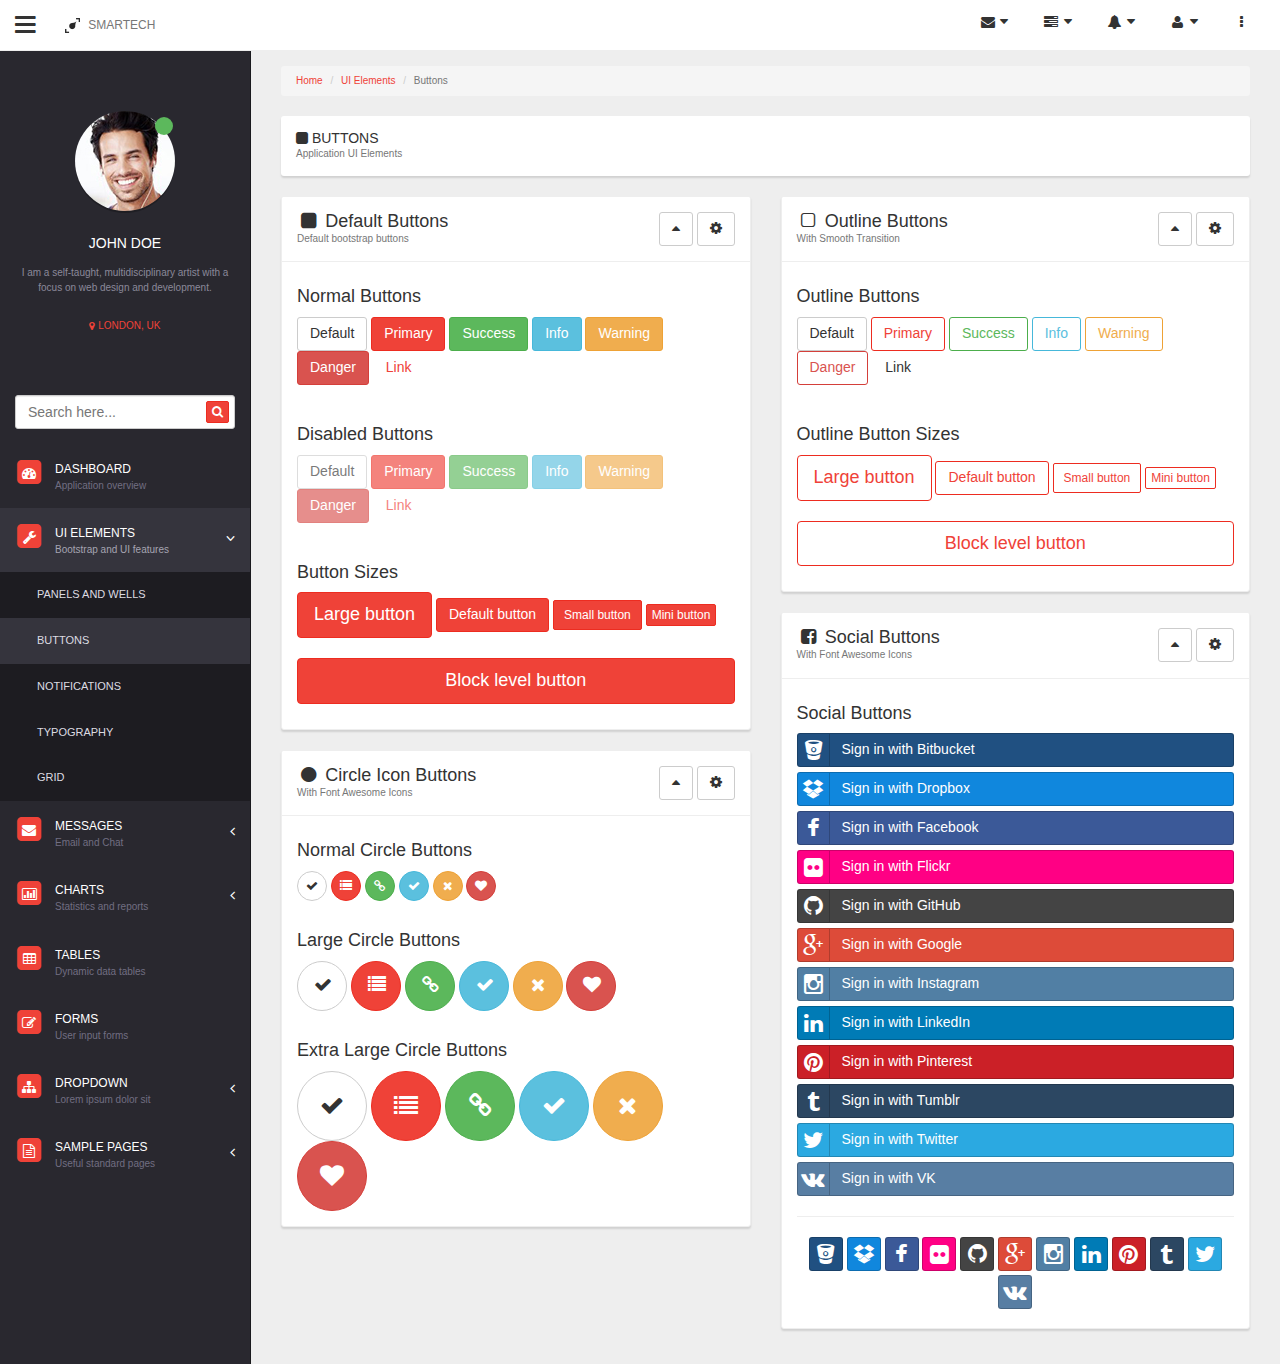
<file: buttons.html>
<!DOCTYPE html>
<html lang="en">

    <head>

        <meta charset="utf-8">
        <meta http-equiv="X-UA-Compatible" content="IE=edge">
        <meta name="viewport" content="width=device-width, initial-scale=1">
        <meta name="description" content="">
        <meta name="author" content="Alex Grozav">

        <title>Smartech - Responsive Admin Template</title>
        
        <!-- Favicon -->
        <link rel="shortcut icon" href="favicon.ico" type="image/x-icon">
        <link rel="icon" href="favicon.ico" type="image/x-icon">
        
        <!-- Bootstrap Core CSS -->
        <link href="css/bootstrap.css" rel="stylesheet">

        <!-- MetisMenu CSS -->
        <link href="css/plugins/metisMenu/metisMenu.min.css" rel="stylesheet">

        <!-- Social Buttons CSS -->
        <link href="css/plugins/social-buttons.css" rel="stylesheet">

        <!-- Custom CSS -->
        <link href="css/smartech.css" rel="stylesheet">

        <!-- Custom Fonts -->
        <link href="font-awesome/css/font-awesome.min.css" rel="stylesheet" type="text/css">
        
        <!-- Animate CSS -->
        <link href="css/animate.css" rel="stylesheet">
        
        <!-- HTML5 Shim and Respond.js IE8 support of HTML5 elements and media queries -->
        <!-- WARNING: Respond.js doesn't work if you view the page via file:// -->
        <!--[if lt IE 9]>
            <script src="https://oss.maxcdn.com/libs/html5shiv/3.7.0/html5shiv.js"></script>
            <script src="https://oss.maxcdn.com/libs/respond.js/1.4.2/respond.min.js"></script>
        <![endif]-->

    </head>

    <body>

        <div id="wrapper">

            <!-- Navigation -->
            <nav class="navbar navbar-default navbar-static-top" role="navigation" style="margin-bottom: 0">
                <div class="navbar-header">
                    <button type="button" class="navbar-toggle" data-toggle="collapse" data-target=".navbar-collapse">
                        <span class="sr-only">Toggle navigation</span>
                        <span class="icon-bar"></span>
                        <span class="icon-bar"></span>
                        <span class="icon-bar"></span>
                    </button>
                    <a class="sidebar-toggle hidden-xs" href="javascript:void(0);"><i class="fa fa-bars fa-2x"></i></a>
                    <a class="navbar-brand" href="index.html"><img src="img/logo.png" alt="Smartech" /> SMARTECH</a>
                </div>
                <!-- /.navbar-header -->

                <ul class="nav navbar-top-links navbar-right">
                    <li class="dropdown">
                        <a class="dropdown-toggle" data-toggle="dropdown" href="#">
                            <i class="fa fa-envelope fa-fw"></i> <i class="fa fa-caret-down"></i>
                        </a>
                        <ul class="dropdown-menu dropdown-messages">
                            <li>
                                <a href="#">
                                    <div class="media">
                                        <div class="pull-left">
                                            <img class="media-object img-circle" src="img/profile-6.jpg" alt="Message Profile Picture">
                                        </div>
                                        <div class="media-body">
                                            <div>
                                                <strong>John Smith</strong>
                                            </div>
                                            <div class="dropdown-messages-excerpt">Lorem ipsum dolor sit amet, consectetur adipiscing elit. </div>
                                            <span class="dropdown-small pull-right text-muted">
                                                <em>3 hours</em>
                                            </span>
                                        </div>
                                    </div>
                                </a>
                            </li>
                            <li class="divider"></li>
                            <li>
                                <a href="#">
                                    <div class="media">
                                        <div class="pull-left">
                                            <img class="media-object img-circle" src="img/profile-2.jpg" alt="Message Profile Picture">
                                        </div>
                                        <div class="media-body">
                                            <div>
                                                <strong>John Smith</strong>
                                            </div>
                                            <div class="dropdown-messages-excerpt">Lorem ipsum dolor sit amet, consectetur adipiscing elit. </div>
                                            <span class="dropdown-small pull-right text-muted">
                                                <em>Yesterday</em>
                                            </span>
                                        </div>
                                    </div>
                                </a>
                            </li>
                            <li class="divider"></li>
                            <li>
                                <a href="#">
                                    <div class="media">
                                        <div class="pull-left">
                                            <img class="media-object img-circle" src="img/profile-3.jpg" alt="Message Profile Picture">
                                        </div>
                                        <div class="media-body">
                                            <div>
                                                <strong>John Smith</strong>
                                            </div>
                                            <div class="dropdown-messages-excerpt">Lorem ipsum dolor sit amet, consectetur adipiscing elit. </div>
                                            <span class="dropdown-small pull-right text-muted">
                                                <em>Yesterday</em>
                                            </span>
                                        </div>
                                    </div>
                                </a>
                            </li>
                            <li class="divider"></li>
                            <li>
                                <a class="text-center dropdown-button" href="inbox.html">
                                    Read All Messages
                                    <i class="fa fa-angle-right"></i>
                                </a>
                            </li>
                        </ul>
                        <!-- /.dropdown-messages -->
                    </li>
                    <!-- /.dropdown -->
                    <li class="dropdown">
                        <a class="dropdown-toggle" data-toggle="dropdown" href="#">
                            <i class="fa fa-tasks fa-fw"></i> <i class="fa fa-caret-down"></i>
                        </a>
                        <ul class="dropdown-menu dropdown-tasks">
                            <li>
                                <a href="#">
                                    <div>
                                        <p>
                                            <strong>Task 1</strong>
                                            <span class="dropdown-small pull-right text-muted">40% Complete</span>
                                        </p>
                                        <div class="progress progress-sm progress-striped active">
                                            <div class="progress-bar progress-bar-success" role="progressbar" aria-valuenow="40" aria-valuemin="0" aria-valuemax="100" style="width: 40%">
                                                <span class="sr-only">40% Complete (success)</span>
                                            </div>
                                        </div>
                                    </div>
                                </a>
                            </li>
                            <li class="divider"></li>
                            <li>
                                <a href="#">
                                    <div>
                                        <p>
                                            <strong>Task 2</strong>
                                            <span class="dropdown-small pull-right text-muted">20% Complete</span>
                                        </p>
                                        <div class="progress progress-sm progress-striped active">
                                            <div class="progress-bar progress-bar-success" role="progressbar" aria-valuenow="20" aria-valuemin="0" aria-valuemax="100" style="width: 20%">
                                                <span class="sr-only">20% Complete</span>
                                            </div>
                                        </div>
                                    </div>
                                </a>
                            </li>
                            <li class="divider"></li>
                            <li>
                                <a href="#">
                                    <div>
                                        <p>
                                            <strong>Task 3</strong>
                                            <span class="dropdown-small pull-right text-muted">60% Complete</span>
                                        </p>
                                        <div class="progress progress-sm progress-striped active">
                                            <div class="progress-bar progress-bar-success" role="progressbar" aria-valuenow="60" aria-valuemin="0" aria-valuemax="100" style="width: 60%">
                                                <span class="sr-only">60% Complete (warning)</span>
                                            </div>
                                        </div>
                                    </div>
                                </a>
                            </li>
                            <li class="divider"></li>
                            <li>
                                <a href="#">
                                    <div>
                                        <p>
                                            <strong>Task 4</strong>
                                            <span class="dropdown-small pull-right text-muted">80% Complete</span>
                                        </p>
                                        <div class="progress progress-sm progress-striped active">
                                            <div class="progress-bar progress-bar-success" role="progressbar" aria-valuenow="80" aria-valuemin="0" aria-valuemax="100" style="width: 80%">
                                                <span class="sr-only">80% Complete (danger)</span>
                                            </div>
                                        </div>
                                    </div>
                                </a>
                            </li>
                            <li class="divider"></li>
                            <li>
                                <a class="text-center dropdown-button" href="#">
                                    See All Tasks
                                    <i class="fa fa-angle-right"></i>
                                </a>
                            </li>
                        </ul>
                        <!-- /.dropdown-tasks -->
                    </li>
                    <!-- /.dropdown -->
                    <li class="dropdown">
                        <a class="dropdown-toggle" data-toggle="dropdown" href="#">
                            <i class="fa fa-bell fa-fw"></i> <i class="fa fa-caret-down"></i>
                        </a>
                        <ul class="dropdown-menu dropdown-alerts">
                            <li>
                                <a href="#">
                                    <div>
                                        <i class="fa fa-comment fa-fw"></i> New Comment
                                        <span class="dropdown-small pull-right text-muted small">4 minutes ago</span>
                                    </div>
                                </a>
                            </li>
                            <li class="divider"></li>
                            <li>
                                <a href="#">
                                    <div>
                                        <i class="fa fa-twitter fa-fw"></i> 3 New Followers
                                        <span class="dropdown-small pull-right text-muted small">12 minutes ago</span>
                                    </div>
                                </a>
                            </li>
                            <li class="divider"></li>
                            <li>
                                <a href="#">
                                    <div>
                                        <i class="fa fa-envelope fa-fw"></i> Message Sent
                                        <span class="dropdown-small pull-right text-muted small">4 minutes ago</span>
                                    </div>
                                </a>
                            </li>
                            <li class="divider"></li>
                            <li>
                                <a href="#">
                                    <div>
                                        <i class="fa fa-tasks fa-fw"></i> New Task
                                        <span class="dropdown-small pull-right text-muted small">4 minutes ago</span>
                                    </div>
                                </a>
                            </li>
                            <li class="divider"></li>
                            <li>
                                <a href="#">
                                    <div>
                                        <i class="fa fa-upload fa-fw"></i> Server Rebooted
                                        <span class="pull-right text-muted small">4 minutes ago</span>
                                    </div>
                                </a>
                            </li>
                            <li class="divider"></li>
                            <li>
                                <a class="text-center dropdown-button" href="#">
                                    See All Alerts
                                    <i class="fa fa-angle-right"></i>
                                </a>
                            </li>
                        </ul>
                        <!-- /.dropdown-alerts -->
                    </li>
                    <!-- /.dropdown -->
                    <li class="dropdown">
                        <a class="dropdown-toggle" data-toggle="dropdown" href="#">
                            <i class="fa fa-user fa-fw"></i> <i class="fa fa-caret-down"></i>
                        </a>
                        <ul class="dropdown-menu dropdown-user">
                            <li><a href="#"><i class="fa fa-user fa-fw"></i> User Profile</a>
                            </li>
                            <li><a href="#"><i class="fa fa-gear fa-fw"></i> Settings</a>
                            </li>
                            <li class="divider"></li>
                            <li><a href="login.html" class="dropdown-button"><i class="fa fa-sign-out fa-fw"></i> Logout</a>
                            </li>
                        </ul>
                        <!-- /.dropdown-user -->
                    </li>
                    <!-- /.dropdown -->

                    <li>
                        <a id="toggle-right-sidebar" href="#">
                            <i class="fa fa-ellipsis-v fa-fw"></i>
                        </a>
                        <!-- /.dropdown-user -->
                    </li>
                    <!-- /.dropdown -->
                </ul>
                <!-- /.navbar-top-links -->


                <div class="sidebar-right">
                    <div class="sidebar-right-content">
                        <h5 class="sidebar-right-heading sidebar-right-heading-first text-uppercase text-xs">Contacts</h5>

                        <ul class="list-unstyled margin-none">
                            <li class="sidebar-contact-wrapper"> 
                                <a class="sidebar-contact" href="#">
                                    <img src="img/profile-6.jpg" height="20" width="20" class="img-circle pull-right">
                                    <i class="fa fa-circle text-xs text-primary"></i>
                                    Adam Brown
                                </a>
                            </li>
                            <li class="sidebar-contact-wrapper">
                                <a class="sidebar-contact" href="#">
                                    <img src="img/profile-3.jpg" height="20" width="20" class="img-circle pull-right">
                                    <i class="fa fa-circle text-xs text-primary"></i>
                                    Brian Summer
                                </a>
                            </li>
                            <li class="sidebar-contact-wrapper">
                                <a class="sidebar-contact" href="#">
                                    <img src="img/profile-2.jpg" height="20" width="20" class="img-circle pull-right">
                                    <i class="fa fa-circle text-xs text-primary"></i>
                                    Lisa White
                                </a>
                            </li>
                            <li class="sidebar-contact-wrapper">
                                <a class="sidebar-contact" href="#">
                                    <img src="img/profile-4.jpg" height="20" width="20" class="img-circle pull-right">
                                    <i class="fa fa-circle text-xs text-warning"></i>
                                    Jack Doe
                                </a>
                            </li>
                            <li class="sidebar-contact-wrapper">
                                <a class="sidebar-contact" href="#">
                                    <img src="img/profile-5.jpg" height="20" width="20" class="img-circle pull-right">
                                    <i class="fa fa-circle text-xs text-danger"></i>
                                    Danny Links
                                </a>
                            </li>
                            <li class="sidebar-contact-wrapper">
                                <a class="sidebar-contact" href="#">
                                    <img src="img/profile-7.jpg" height="20" width="20" class="img-circle pull-right">
                                    <i class="fa fa-circle text-xs text-muted"></i>
                                    Alice Cooper
                                </a>
                            </li>
                            <li class="sidebar-contact-wrapper">
                                <a class="sidebar-contact" href="#">
                                    <img src="img/profile-8.jpg" height="20" width="20" class="img-circle pull-right">
                                    <i class="fa fa-circle text-xs text-muted"></i>
                                    Alex Vance
                                </a>
                            </li>
                        </ul>

                        <h5 class="sidebar-right-heading text-uppercase text-xs">Unfinished Tasks</h5>
                        <ul class="list-unstyled margin-top">
                            <li>
                                <div>
                                    <p>
                                        <strong>Task 1</strong>
                                        <span class="dropdown-small pull-right text-muted">40% Complete</span>
                                    </p>
                                    <div class="progress progress-xs progress-striped active">
                                        <div class="progress-bar progress-bar-success" role="progressbar" aria-valuenow="40" aria-valuemin="0" aria-valuemax="100" style="width: 40%">
                                            <span class="sr-only">40% Complete (success)</span>
                                        </div>
                                    </div>
                                </div>
                            </li>
                            <li>
                                <div>
                                    <p>
                                        <strong>Task 2</strong>
                                        <span class="dropdown-small pull-right text-muted">20% Complete</span>
                                    </p>
                                    <div class="progress progress-xs progress-striped active">
                                        <div class="progress-bar progress-bar-info" role="progressbar" aria-valuenow="20" aria-valuemin="0" aria-valuemax="100" style="width: 20%">
                                            <span class="sr-only">20% Complete</span>
                                        </div>
                                    </div>
                                </div>
                            </li>
                            <li>
                                <div>
                                    <p>
                                        <strong>Task 3</strong>
                                        <span class="dropdown-small pull-right text-muted">60% Complete</span>
                                    </p>
                                    <div class="progress progress-xs progress-striped active">
                                        <div class="progress-bar progress-bar-warning" role="progressbar" aria-valuenow="60" aria-valuemin="0" aria-valuemax="100" style="width: 60%">
                                            <span class="sr-only">60% Complete (warning)</span>
                                        </div>
                                    </div>
                                </div>
                            </li>
                            <li>
                                <div>
                                    <p>
                                        <strong>Task 4</strong>
                                        <span class="dropdown-small pull-right text-muted">80% Complete</span>
                                    </p>
                                    <div class="progress progress-xs progress-striped active">
                                        <div class="progress-bar progress-bar-danger" role="progressbar" aria-valuenow="80" aria-valuemin="0" aria-valuemax="100" style="width: 80%">
                                            <span class="sr-only">80% Complete (danger)</span>
                                        </div>
                                    </div>
                                </div>
                            </li>
                        </ul>
                        <h5 class="sidebar-right-heading text-uppercase text-xs">Recent Activities</h5>
                        <div>
                            <uL class="list-unstyled">
                                <li class="sidebar-notification">
                                    <a href="#">
                                        <i class="fa fa-comment fa-fw"></i> New Comment
                                    </a>
                                </li>
                                <li class="sidebar-notification">
                                    <a href="#">
                                        <i class="fa fa-twitter fa-fw"></i> 3 New Followers
                                    </a>
                                </li>
                                <li class="sidebar-notification">
                                    <a href="#">
                                        <i class="fa fa-envelope fa-fw"></i> Message Sent
                                    </a>
                                </li>
                                <li class="sidebar-notification">
                                    <a href="#">
                                        <i class="fa fa-tasks fa-fw"></i> New Task
                                    </a>
                                </li>
                                <li class="sidebar-notification">
                                    <a href="#">
                                        <i class="fa fa-upload fa-fw"></i> Server Rebooted
                                    </a>
                                </li>
                                <li class="sidebar-notification">
                                    <a href="#">
                                        <i class="fa fa-warning fa-fw"></i> Server Not Responding
                                    </a>
                                </li>
                                <li class="sidebar-notification">
                                    <a href="#">
                                        <i class="fa fa-shopping-cart fa-fw"></i> New Order Placed
                                    </a>
                                </li>
                                <li class="sidebar-notification">
                                    <a href="#">
                                        <i class="fa fa-money fa-fw"></i> Payment Received
                                    </a>
                                </li>
                            </ul>
                        </div>
                    </div>
                </div>

                <div class="navbar-default sidebar" role="navigation">
                    <div class="sidebar-nav navbar-collapse">
                        <ul class="nav" id="side-menu">
                            <li class="sidebar-profile text-center">
                                <span class="sidebar-profile-picture">
                                    <span class="sidebar-profile-status"></span>
                                    <img src="img/profile.jpg" alt="Profile Picture"/>
                                </span>
                                <h3 class="sidebar-profile-name">JOHN DOE</h3>
                                <p class="sidebar-profile-description">
                                    I am a self-taught, multidisciplinary artist 
                                    with a focus on web design and development.
                                </p>
                                <span class="sidebar-profile-location text-primary"><i class="fa fa-map-marker"></i> London, UK</span>
                            </li>                            
                            <li class="sidebar-search">
                                <a class="sidebar-search-collapse" href="javascript:void(0);">
                                    <span class="sidebar-item-icon fa-stack">
                                        <i class="fa fa-square fa-stack-2x text-primary"></i>
                                        <i class="fa fa-search fa-stack-1x fa-inverse"></i>
                                    </span>
                                    <span class="sidebar-item-title">Dashboard</span>
                                    <span class="sidebar-item-subtitle">Application overview</span>
                                </a>
                                <button class="btn btn-primary btn-xs sidebar-search-button" type="button">
                                    <i class="fa fa-search"></i>
                                </button>
                                <input type="text" class="form-control" placeholder="Search here...">
                                <!-- /input-group -->
                            </li>
                            <li>
                                <a href="index.html">
                                    <span class="sidebar-item-icon fa-stack">
                                        <i class="fa fa-square fa-stack-2x text-primary"></i>
                                        <i class="fa fa-dashboard fa-stack-1x fa-inverse"></i>
                                    </span>
                                    <span class="sidebar-item-title">Dashboard</span>
                                    <span class="sidebar-item-subtitle">Application overview</span>
                                </a>
                            </li>
                            <li class="active">
                                <a class="active" href="#">
                                    <span class="sidebar-item-icon fa-stack ">
                                        <i class="fa fa-square fa-stack-2x text-primary"></i>
                                        <i class="fa fa-wrench fa-stack-1x fa-inverse"></i>
                                    </span>
                                    <span class="sidebar-item-arrow fa arrow"></span>
                                    <span class="sidebar-item-title">UI Elements</span>
                                    <span class="sidebar-item-subtitle">Bootstrap and UI features</span>
                                </a>
                                <ul class="nav nav-second-level">
                                    <li>
                                        <a href="panels-wells.html">Panels and Wells</a>
                                    </li>
                                    <li>
                                        <a class="active"  href="buttons.html">Buttons</a>
                                    </li>
                                    <li>
                                        <a href="notifications.html">Notifications</a>
                                    </li>
                                    <li>
                                        <a href="typography.html">Typography</a>
                                    </li>
                                    <li>
                                        <a href="grid.html">Grid</a>
                                    </li>
                                </ul>
                                <!-- /.nav-second-level -->
                            </li>
                            <li>
                                <a href="#">
                                    <span class="sidebar-item-icon fa-stack ">
                                        <i class="fa fa-square fa-stack-2x text-primary"></i>
                                        <i class="fa fa-envelope fa-stack-1x fa-inverse"></i>
                                    </span>
                                    <span class="sidebar-item-arrow fa arrow"></span>
                                    <span class="sidebar-item-title">Messages</span>
                                    <span class="sidebar-item-subtitle">Email and Chat</span>
                                </a>
                                <ul class="nav nav-second-level">
                                    <li>
                                        <a href="inbox.html">Inbox</a>
                                    </li>
                                    <li>
                                        <a href="compose.html">Compose</a>
                                    </li>
                                    <li>
                                        <a href="chat.html">Chat</a>
                                    </li>
                                    <li>
                                        <a href="inbox-single.html">View Message</a>
                                    </li>
                                </ul>
                                <!-- /.nav-second-level -->
                            </li>
                            <li>
                                <a href="#">
                                    <span class="sidebar-item-icon fa-stack ">
                                        <i class="fa fa-square fa-stack-2x text-primary"></i>
                                        <i class="fa fa-bar-chart-o fa-stack-1x fa-inverse"></i>
                                    </span>
                                    <span class="sidebar-item-arrow fa arrow"></span>
                                    <span class="sidebar-item-title">Charts</span>
                                    <span class="sidebar-item-subtitle">Statistics and reports</span>
                                </a>
                                <ul class="nav nav-second-level">
                                    <li>
                                        <a href="flot.html">Flot Charts</a>
                                    </li>
                                    <li>
                                        <a href="morris.html">Morris.js Charts</a>
                                    </li>
                                </ul>
                                <!-- /.nav-second-level -->
                            </li>
                            <li>
                                <a href="tables.html">
                                    <span class="sidebar-item-icon fa-stack">
                                        <i class="fa fa-square fa-stack-2x text-primary"></i>
                                        <i class="fa fa-table fa-stack-1x fa-inverse"></i>
                                    </span>
                                    <span class="sidebar-item-title">Tables</span>
                                    <span class="sidebar-item-subtitle">Dynamic data tables</span>
                                </a>
                            </li>
                            <li>
                                <a href="forms.html">
                                    <span class="sidebar-item-icon fa-stack">
                                        <i class="fa fa-square fa-stack-2x text-primary"></i>
                                        <i class="fa fa-edit fa-stack-1x fa-inverse"></i>
                                    </span>
                                    <span class="sidebar-item-title">Forms</span>
                                    <span class="sidebar-item-subtitle">User input forms</span>
                                </a>
                            </li>
                            <li>
                                <a href="#">
                                    <span class="sidebar-item-icon fa-stack ">
                                        <i class="fa fa-square fa-stack-2x text-primary"></i>
                                        <i class="fa fa-sitemap fa-stack-1x fa-inverse"></i>
                                    </span>
                                    <span class="sidebar-item-arrow fa arrow"></span>
                                    <span class="sidebar-item-title">Dropdown</span>
                                    <span class="sidebar-item-subtitle">Lorem ipsum dolor sit</span>
                                </a>
                                <ul class="nav nav-second-level">
                                    <li>
                                        <a href="#">Second Level Item</a>
                                    </li>
                                    <li>
                                        <a href="#">Second Level Item</a>
                                    </li>
                                    <li>
                                        <a href="#">Third Level <span class="fa arrow"></span></a>
                                        <ul class="nav nav-third-level">
                                            <li>
                                                <a href="#">Third Level Item</a>
                                            </li>
                                            <li>
                                                <a href="#">Third Level Item</a>
                                            </li>
                                            <li>
                                                <a href="#">Third Level Item</a>
                                            </li>
                                            <li>
                                                <a href="#">Third Level Item</a>
                                            </li>
                                        </ul>
                                        <!-- /.nav-third-level -->
                                    </li>
                                </ul>
                                <!-- /.nav-second-level -->
                            </li>
                            <li>
                                <a href="#">
                                    <span class="sidebar-item-icon fa-stack">
                                        <i class="fa fa-square fa-stack-2x text-primary"></i>
                                        <i class="fa fa-file-text-o fa-stack-1x fa-inverse"></i>
                                    </span>
                                    <span class="sidebar-item-arrow fa arrow"></span>
                                    <span class="sidebar-item-title">Sample Pages</span>
                                    <span class="sidebar-item-subtitle">Useful standard pages</span>
                                </a>
                                <ul class="nav nav-second-level">
                                    <li>
                                        <a href="blank.html">Blank Page</a>
                                    </li>
                                    <li>
                                        <a href="login.html">Login Page</a>
                                    </li>
                                    <li>
                                        <a href="timeline.html">Timeline</a>
                                    </li>
                                    <li>
                                        <a href="fullcalendar.html">Calendar</a>
                                    </li>
                                    <li>
                                        <a href="wysiwyg.html">WYSIWYG</a>
                                    </li>
                                </ul>
                                <!-- /.nav-second-level -->
                            </li>
                        </ul>
                    </div>
                    <!-- /.sidebar-collapse -->
                </div>
                <!-- /.navbar-static-side -->
            </nav>

            <!-- Page Content -->
            <div id="page-wrapper">
                <div class="row">
                    <div class="col-lg-12">
                        <ol class="breadcrumb text-xs">
                            <li><a href="#">Home</a></li>
                            <li><a href="#">UI Elements</a></li>
                            <li class="active">Buttons</li>
                        </ol>

                        <div class="panel panel-primary">
                            <div class="panel-body">
                                <h5 class="text-uppercase margin-none"><i class="fa fa-square"></i> Buttons</h5>
                                <p class="text-muted text-xs margin-none">Application UI Elements</p>
                            </div>
                        </div>
                    </div>
                    <!-- /.col-lg-12 -->
                </div>
                <!-- /.row -->
                <div class="row">
                    <div class="col-lg-6">
                        <div class="panel panel-default">
                            <div class="panel-heading">
                                <div class="pull-right">
                                    <div class="btn-group">
                                        <button type="button" class="btn btn-default panel-collapse">
                                            <i class="fa fa-caret-up"></i>
                                        </button>
                                    </div>
                                    <div class="btn-group">
                                        <button type="button" class="btn btn-default dropdown-toggle" data-toggle="dropdown">
                                            <i class="fa fa-cog"></i>
                                        </button>
                                        <ul class="dropdown-menu pull-right" role="menu">
                                            <li><a href="#">Action</a>
                                            </li>
                                            <li><a href="#">Another action</a>
                                            </li>
                                            <li><a href="#">Something else here</a>
                                            </li>
                                            <li class="divider"></li>
                                            <li><a href="#"><i class="fa fa-refresh"></i> Refresh</a>
                                            </li>
                                        </ul>
                                    </div>
                                </div>
                                <h4 class="margin-none">
                                    <i class="fa fa-square fa-fw"></i> Default Buttons
                                </h4>
                                <p class="margin-none text-xs text-muted">Default bootstrap buttons</p>
                            </div>
                            <!-- /.panel-heading -->
                            <div class="panel-body">
                                <h4>Normal Buttons</h4>
                                <p>
                                    <button type="button" class="btn btn-default">Default</button>
                                    <button type="button" class="btn btn-primary">Primary</button>
                                    <button type="button" class="btn btn-success">Success</button>
                                    <button type="button" class="btn btn-info">Info</button>
                                    <button type="button" class="btn btn-warning">Warning</button>
                                    <button type="button" class="btn btn-danger">Danger</button>
                                    <button type="button" class="btn btn-link">Link</button>
                                </p>
                                <br>
                                <h4>Disabled Buttons</h4>
                                <p>
                                    <button type="button" class="btn btn-default disabled">Default</button>
                                    <button type="button" class="btn btn-primary disabled">Primary</button>
                                    <button type="button" class="btn btn-success disabled">Success</button>
                                    <button type="button" class="btn btn-info disabled">Info</button>
                                    <button type="button" class="btn btn-warning disabled">Warning</button>
                                    <button type="button" class="btn btn-danger disabled">Danger</button>
                                    <button type="button" class="btn btn-link disabled">Link</button>
                                </p>
                                <br>
                                <h4>Button Sizes</h4>
                                <p>
                                    <button type="button" class="btn btn-primary btn-lg">Large button</button>
                                    <button type="button" class="btn btn-primary">Default button</button>
                                    <button type="button" class="btn btn-primary btn-sm">Small button</button>
                                    <button type="button" class="btn btn-primary btn-xs">Mini button</button>
                                    <br>
                                    <br>
                                    <button type="button" class="btn btn-primary btn-lg btn-block">Block level button</button>
                                </p>
                            </div>
                            <!-- /.panel-body -->
                        </div>
                        <!-- /.panel -->
                        <div class="panel panel-default">
                            <div class="panel-heading">
                                <div class="pull-right">
                                    <div class="btn-group">
                                        <button type="button" class="btn btn-default panel-collapse">
                                            <i class="fa fa-caret-up"></i>
                                        </button>
                                    </div>
                                    <div class="btn-group">
                                        <button type="button" class="btn btn-default dropdown-toggle" data-toggle="dropdown">
                                            <i class="fa fa-cog"></i>
                                        </button>
                                        <ul class="dropdown-menu pull-right" role="menu">
                                            <li><a href="#">Action</a>
                                            </li>
                                            <li><a href="#">Another action</a>
                                            </li>
                                            <li><a href="#">Something else here</a>
                                            </li>
                                            <li class="divider"></li>
                                            <li><a href="#"><i class="fa fa-refresh"></i> Refresh</a>
                                            </li>
                                        </ul>
                                    </div>
                                </div>
                                <h4 class="margin-none">
                                    <i class="fa fa-circle fa-fw"></i> Circle Icon Buttons 
                                </h4>
                                <p class="margin-none text-xs text-muted">With Font Awesome Icons</p>
                            </div>
                            <!-- /.panel-heading -->
                            <div class="panel-body">
                                <h4>Normal Circle Buttons</h4>
                                <button type="button" class="btn btn-default btn-circle"><i class="fa fa-check"></i>
                                </button>
                                <button type="button" class="btn btn-primary btn-circle"><i class="fa fa-list"></i>
                                </button>
                                <button type="button" class="btn btn-success btn-circle"><i class="fa fa-link"></i>
                                </button>
                                <button type="button" class="btn btn-info btn-circle"><i class="fa fa-check"></i>
                                </button>
                                <button type="button" class="btn btn-warning btn-circle"><i class="fa fa-times"></i>
                                </button>
                                <button type="button" class="btn btn-danger btn-circle"><i class="fa fa-heart"></i>
                                </button>
                                <br>
                                <br>
                                <h4>Large Circle Buttons</h4>
                                <button type="button" class="btn btn-default btn-circle btn-lg"><i class="fa fa-check"></i>
                                </button>
                                <button type="button" class="btn btn-primary btn-circle btn-lg"><i class="fa fa-list"></i>
                                </button>
                                <button type="button" class="btn btn-success btn-circle btn-lg"><i class="fa fa-link"></i>
                                </button>
                                <button type="button" class="btn btn-info btn-circle btn-lg"><i class="fa fa-check"></i>
                                </button>
                                <button type="button" class="btn btn-warning btn-circle btn-lg"><i class="fa fa-times"></i>
                                </button>
                                <button type="button" class="btn btn-danger btn-circle btn-lg"><i class="fa fa-heart"></i>
                                </button>
                                <br>
                                <br>
                                <h4>Extra Large Circle Buttons</h4>
                                <button type="button" class="btn btn-default btn-circle btn-xl"><i class="fa fa-check"></i>
                                </button>
                                <button type="button" class="btn btn-primary btn-circle btn-xl"><i class="fa fa-list"></i>
                                </button>
                                <button type="button" class="btn btn-success btn-circle btn-xl"><i class="fa fa-link"></i>
                                </button>
                                <button type="button" class="btn btn-info btn-circle btn-xl"><i class="fa fa-check"></i>
                                </button>
                                <button type="button" class="btn btn-warning btn-circle btn-xl"><i class="fa fa-times"></i>
                                </button>
                                <button type="button" class="btn btn-danger btn-circle btn-xl"><i class="fa fa-heart"></i>
                                </button>
                            </div>
                            <!-- /.panel-body -->
                        </div>
                        <!-- /.panel -->
                    </div>
                    <!-- /.col-lg-6 -->
                    <div class="col-lg-6">
                        <div class="panel panel-default">
                            <div class="panel-heading">
                                <div class="pull-right">
                                    <div class="btn-group">
                                        <button type="button" class="btn btn-default panel-collapse">
                                            <i class="fa fa-caret-up"></i>
                                        </button>
                                    </div>
                                    <div class="btn-group">
                                        <button type="button" class="btn btn-default dropdown-toggle" data-toggle="dropdown">
                                            <i class="fa fa-cog"></i>
                                        </button>
                                        <ul class="dropdown-menu pull-right" role="menu">
                                            <li><a href="#">Action</a>
                                            </li>
                                            <li><a href="#">Another action</a>
                                            </li>
                                            <li><a href="#">Something else here</a>
                                            </li>
                                            <li class="divider"></li>
                                            <li><a href="#"><i class="fa fa-refresh"></i> Refresh</a>
                                            </li>
                                        </ul>
                                    </div>
                                </div>
                                <h4 class="margin-none">
                                    <i class="fa fa-square-o fa-fw"></i> Outline Buttons 
                                </h4>
                                <p class="margin-none text-xs text-muted">With Smooth Transition</p>
                            </div>
                            <!-- /.panel-heading -->
                            <div class="panel-body">
                                <h4>Outline Buttons</h4>
                                <p>
                                    <button type="button" class="btn btn-outline btn-default">Default</button>
                                    <button type="button" class="btn btn-outline btn-primary">Primary</button>
                                    <button type="button" class="btn btn-outline btn-success">Success</button>
                                    <button type="button" class="btn btn-outline btn-info">Info</button>
                                    <button type="button" class="btn btn-outline btn-warning">Warning</button>
                                    <button type="button" class="btn btn-outline btn-danger">Danger</button>
                                    <button type="button" class="btn btn-outline btn-link">Link</button>
                                </p>
                                <br>
                                <h4>Outline Button Sizes</h4>
                                <p>
                                    <button type="button" class="btn btn-outline btn-primary btn-lg">Large button</button>
                                    <button type="button" class="btn btn-outline btn-primary">Default button</button>
                                    <button type="button" class="btn btn-outline btn-primary btn-sm">Small button</button>
                                    <button type="button" class="btn btn-outline btn-primary btn-xs">Mini button</button>
                                    <br>
                                    <br>
                                    <button type="button" class="btn btn-outline btn-primary btn-lg btn-block">Block level button</button>
                                </p>
                            </div>
                            <!-- /.panel-body -->
                        </div>
                        <!-- /.panel -->
                        <div class="panel panel-default">
                            <div class="panel-heading">
                                <div class="pull-right">
                                    <div class="btn-group">
                                        <button type="button" class="btn btn-default panel-collapse">
                                            <i class="fa fa-caret-up"></i>
                                        </button>
                                    </div>
                                    <div class="btn-group">
                                        <button type="button" class="btn btn-default dropdown-toggle" data-toggle="dropdown">
                                            <i class="fa fa-cog"></i>
                                        </button>
                                        <ul class="dropdown-menu pull-right" role="menu">
                                            <li><a href="#">Action</a>
                                            </li>
                                            <li><a href="#">Another action</a>
                                            </li>
                                            <li><a href="#">Something else here</a>
                                            </li>
                                            <li class="divider"></li>
                                            <li><a href="#"><i class="fa fa-refresh"></i> Refresh</a>
                                            </li>
                                        </ul>
                                    </div>
                                </div>
                                <h4 class="margin-none">
                                    <i class="fa fa-facebook-square fa-fw"></i> Social Buttons 
                                </h4>
                                <p class="margin-none text-xs text-muted">With Font Awesome Icons</p>
                            </div>
                            <!-- /.panel-heading -->
                            <div class="panel-body">
                                <h4>Social Buttons</h4>
                                <a class="btn btn-block btn-social btn-bitbucket">
                                    <i class="fa fa-bitbucket"></i> Sign in with Bitbucket
                                </a>
                                <a class="btn btn-block btn-social btn-dropbox">
                                    <i class="fa fa-dropbox"></i> Sign in with Dropbox
                                </a>
                                <a class="btn btn-block btn-social btn-facebook">
                                    <i class="fa fa-facebook"></i> Sign in with Facebook
                                </a>
                                <a class="btn btn-block btn-social btn-flickr">
                                    <i class="fa fa-flickr"></i> Sign in with Flickr
                                </a>
                                <a class="btn btn-block btn-social btn-github">
                                    <i class="fa fa-github"></i> Sign in with GitHub
                                </a>
                                <a class="btn btn-block btn-social btn-google-plus">
                                    <i class="fa fa-google-plus"></i> Sign in with Google
                                </a>
                                <a class="btn btn-block btn-social btn-instagram">
                                    <i class="fa fa-instagram"></i> Sign in with Instagram
                                </a>
                                <a class="btn btn-block btn-social btn-linkedin">
                                    <i class="fa fa-linkedin"></i> Sign in with LinkedIn
                                </a>
                                <a class="btn btn-block btn-social btn-pinterest">
                                    <i class="fa fa-pinterest"></i> Sign in with Pinterest
                                </a>
                                <a class="btn btn-block btn-social btn-tumblr">
                                    <i class="fa fa-tumblr"></i> Sign in with Tumblr
                                </a>
                                <a class="btn btn-block btn-social btn-twitter">
                                    <i class="fa fa-twitter"></i> Sign in with Twitter
                                </a>
                                <a class="btn btn-block btn-social btn-vk">
                                    <i class="fa fa-vk"></i> Sign in with VK
                                </a>

                                <hr>

                                <div class="text-center">
                                    <a class="btn btn-social-icon btn-bitbucket"><i class="fa fa-bitbucket"></i></a>
                                    <a class="btn btn-social-icon btn-dropbox"><i class="fa fa-dropbox"></i></a>
                                    <a class="btn btn-social-icon btn-facebook"><i class="fa fa-facebook"></i></a>
                                    <a class="btn btn-social-icon btn-flickr"><i class="fa fa-flickr"></i></a>
                                    <a class="btn btn-social-icon btn-github"><i class="fa fa-github"></i></a>
                                    <a class="btn btn-social-icon btn-google-plus"><i class="fa fa-google-plus"></i></a>
                                    <a class="btn btn-social-icon btn-instagram"><i class="fa fa-instagram"></i></a>
                                    <a class="btn btn-social-icon btn-linkedin"><i class="fa fa-linkedin"></i></a>
                                    <a class="btn btn-social-icon btn-pinterest"><i class="fa fa-pinterest"></i></a>
                                    <a class="btn btn-social-icon btn-tumblr"><i class="fa fa-tumblr"></i></a>
                                    <a class="btn btn-social-icon btn-twitter"><i class="fa fa-twitter"></i></a>
                                    <a class="btn btn-social-icon btn-vk"><i class="fa fa-vk"></i></a>
                                </div>
                            </div>
                            <!-- /.panel-body -->
                        </div>
                        <!-- /.panel -->
                    </div>
                    <!-- /.col-lg-6 -->
                </div>
                <!-- /.row -->
            </div>
            <!-- /#page-wrapper -->

        </div>
        <!-- /#wrapper -->

        <!-- jQuery Version 1.11.0 -->
        <script src="js/jquery-1.11.0.js"></script>

        <!-- Bootstrap Core JavaScript -->
        <script src="js/bootstrap.min.js"></script>

        <!-- Metis Menu Plugin JavaScript -->
        <script src="js/plugins/metisMenu/metisMenu.min.js"></script>

        <!-- Sparkline JavaScript -->
        <script src="js/plugins/sparkline/sparkline.js"></script>

        <!-- Custom Theme JavaScript -->
        <script src="js/smartech.js"></script>

    </body>

</html>
</file>
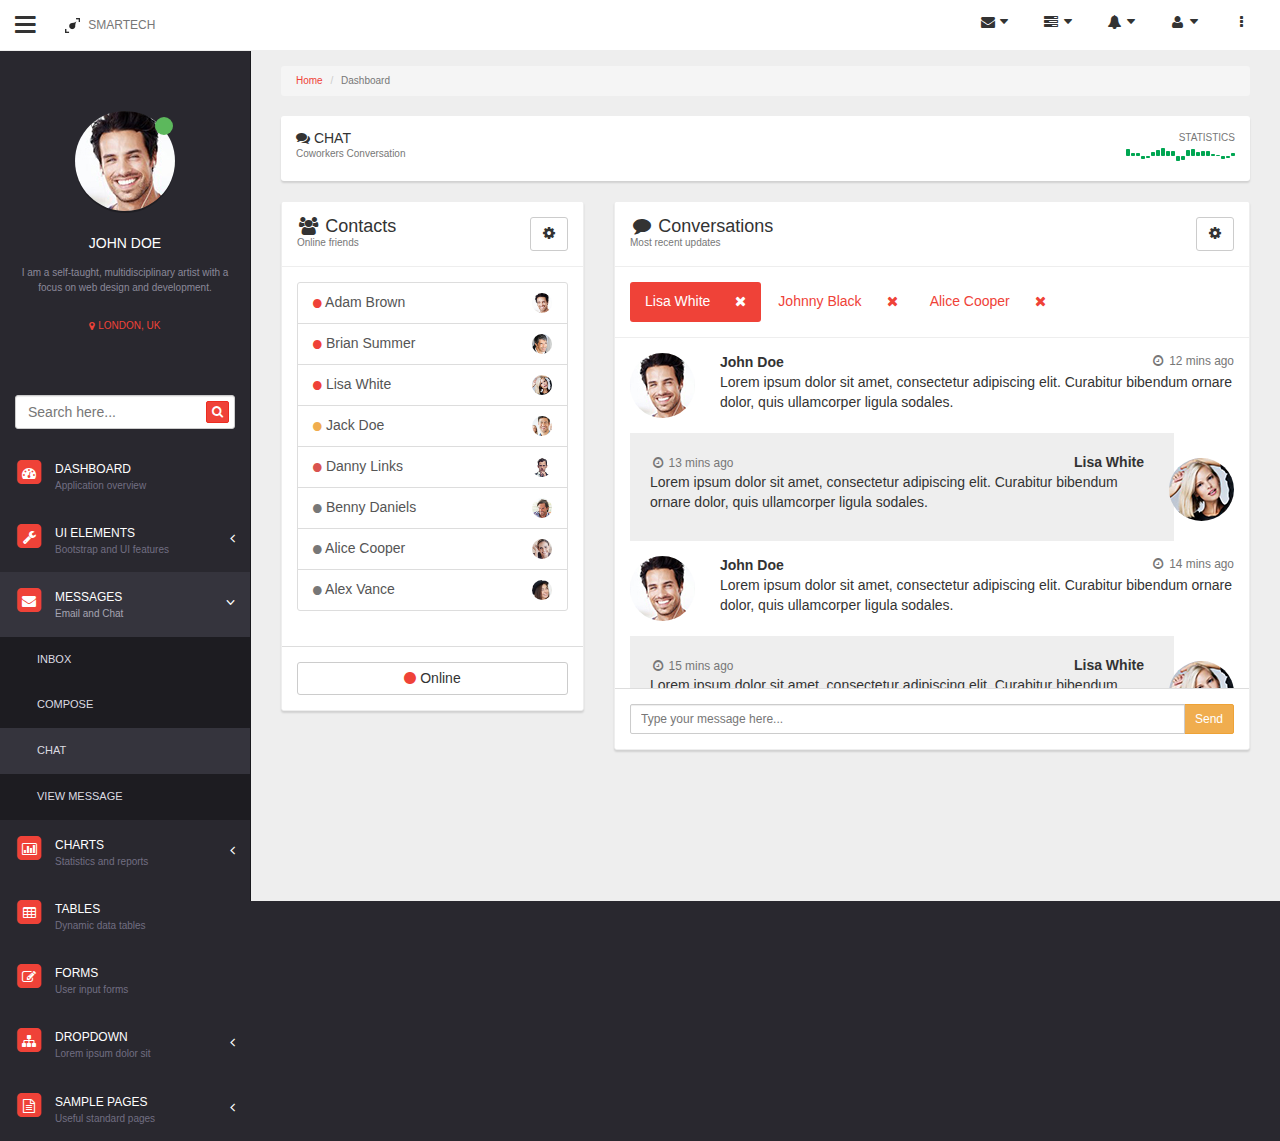
<file: chat.html>
<!DOCTYPE html>
<html lang="en">

    <head>

        <meta charset="utf-8">
        <meta http-equiv="X-UA-Compatible" content="IE=edge">
        <meta name="viewport" content="width=device-width, initial-scale=1">
        <meta name="description" content="">
        <meta name="author" content="Alex Grozav">

        <title>Smartech - Responsive Admin Template</title>
        
        <!-- Favicon -->
        <link rel="shortcut icon" href="favicon.ico" type="image/x-icon">
        <link rel="icon" href="favicon.ico" type="image/x-icon">
        
        <!-- Bootstrap Core CSS -->
        <link href="css/bootstrap.css" rel="stylesheet">
        <link href="css/plugins/social-buttons.css" rel="stylesheet">


        <!-- MetisMenu CSS -->
        <link href="css/plugins/metisMenu/metisMenu.min.css" rel="stylesheet">

        <!-- Timeline CSS -->
        <link href="css/plugins/timeline.css" rel="stylesheet">

        <!-- Custom CSS -->
        <link href="css/smartech.css" rel="stylesheet">

        <!-- Morris Charts CSS -->
        <link href="css/plugins/morris.css" rel="stylesheet">

        <!-- Custom Fonts -->
        <link href="font-awesome/css/font-awesome.min.css" rel="stylesheet" type="text/css">

        <!-- Animate CSS -->
        <link href="css/animate.css" rel="stylesheet">

        <!-- HTML5 Shim and Respond.js IE8 support of HTML5 elements and media queries -->
        <!-- WARNING: Respond.js doesn't work if you view the page via file:// -->
        <!--[if lt IE 9]>
            <script src="https://oss.maxcdn.com/libs/html5shiv/3.7.0/html5shiv.js"></script>
            <script src="https://oss.maxcdn.com/libs/respond.js/1.4.2/respond.min.js"></script>
        <![endif]-->

    </head>

    <body>

        <div id="wrapper">

                        <!-- Navigation -->
            <nav class="navbar navbar-default navbar-static-top" role="navigation" style="margin-bottom: 0">
                <div class="navbar-header">
                    <button type="button" class="navbar-toggle" data-toggle="collapse" data-target=".navbar-collapse">
                        <span class="sr-only">Toggle navigation</span>
                        <span class="icon-bar"></span>
                        <span class="icon-bar"></span>
                        <span class="icon-bar"></span>
                    </button>
                    <a class="sidebar-toggle hidden-xs" href="javascript:void(0);"><i class="fa fa-bars fa-2x"></i></a>
                    <a class="navbar-brand" href="index.html"><img src="img/logo.png" alt="Smartech" /> SMARTECH</a>
                </div>
                <!-- /.navbar-header -->

                <ul class="nav navbar-top-links navbar-right">
                    <li class="dropdown">
                        <a class="dropdown-toggle" data-toggle="dropdown" href="#">
                            <i class="fa fa-envelope fa-fw"></i> <i class="fa fa-caret-down"></i>
                        </a>
                        <ul class="dropdown-menu dropdown-messages">
                            <li>
                                <a href="#">
                                    <div class="media">
                                        <div class="pull-left">
                                            <img class="media-object img-circle" src="img/profile-6.jpg" alt="Message Profile Picture">
                                        </div>
                                        <div class="media-body">
                                            <div>
                                                <strong>John Smith</strong>
                                            </div>
                                            <div class="dropdown-messages-excerpt">Lorem ipsum dolor sit amet, consectetur adipiscing elit. </div>
                                            <span class="dropdown-small pull-right text-muted">
                                                <em>3 hours</em>
                                            </span>
                                        </div>
                                    </div>
                                </a>
                            </li>
                            <li class="divider"></li>
                            <li>
                                <a href="#">
                                    <div class="media">
                                        <div class="pull-left">
                                            <img class="media-object img-circle" src="img/profile-2.jpg" alt="Message Profile Picture">
                                        </div>
                                        <div class="media-body">
                                            <div>
                                                <strong>John Smith</strong>
                                            </div>
                                            <div class="dropdown-messages-excerpt">Lorem ipsum dolor sit amet, consectetur adipiscing elit. </div>
                                            <span class="dropdown-small pull-right text-muted">
                                                <em>Yesterday</em>
                                            </span>
                                        </div>
                                    </div>
                                </a>
                            </li>
                            <li class="divider"></li>
                            <li>
                                <a href="#">
                                    <div class="media">
                                        <div class="pull-left">
                                            <img class="media-object img-circle" src="img/profile-3.jpg" alt="Message Profile Picture">
                                        </div>
                                        <div class="media-body">
                                            <div>
                                                <strong>John Smith</strong>
                                            </div>
                                            <div class="dropdown-messages-excerpt">Lorem ipsum dolor sit amet, consectetur adipiscing elit. </div>
                                            <span class="dropdown-small pull-right text-muted">
                                                <em>Yesterday</em>
                                            </span>
                                        </div>
                                    </div>
                                </a>
                            </li>
                            <li class="divider"></li>
                            <li>
                                <a class="text-center dropdown-button" href="inbox.html">
                                    Read All Messages
                                    <i class="fa fa-angle-right"></i>
                                </a>
                            </li>
                        </ul>
                        <!-- /.dropdown-messages -->
                    </li>
                    <!-- /.dropdown -->
                    <li class="dropdown">
                        <a class="dropdown-toggle" data-toggle="dropdown" href="#">
                            <i class="fa fa-tasks fa-fw"></i> <i class="fa fa-caret-down"></i>
                        </a>
                        <ul class="dropdown-menu dropdown-tasks">
                            <li>
                                <a href="#">
                                    <div>
                                        <p>
                                            <strong>Task 1</strong>
                                            <span class="dropdown-small pull-right text-muted">40% Complete</span>
                                        </p>
                                        <div class="progress progress-sm progress-striped active">
                                            <div class="progress-bar progress-bar-success" role="progressbar" aria-valuenow="40" aria-valuemin="0" aria-valuemax="100" style="width: 40%">
                                                <span class="sr-only">40% Complete (success)</span>
                                            </div>
                                        </div>
                                    </div>
                                </a>
                            </li>
                            <li class="divider"></li>
                            <li>
                                <a href="#">
                                    <div>
                                        <p>
                                            <strong>Task 2</strong>
                                            <span class="dropdown-small pull-right text-muted">20% Complete</span>
                                        </p>
                                        <div class="progress progress-sm progress-striped active">
                                            <div class="progress-bar progress-bar-success" role="progressbar" aria-valuenow="20" aria-valuemin="0" aria-valuemax="100" style="width: 20%">
                                                <span class="sr-only">20% Complete</span>
                                            </div>
                                        </div>
                                    </div>
                                </a>
                            </li>
                            <li class="divider"></li>
                            <li>
                                <a href="#">
                                    <div>
                                        <p>
                                            <strong>Task 3</strong>
                                            <span class="dropdown-small pull-right text-muted">60% Complete</span>
                                        </p>
                                        <div class="progress progress-sm progress-striped active">
                                            <div class="progress-bar progress-bar-success" role="progressbar" aria-valuenow="60" aria-valuemin="0" aria-valuemax="100" style="width: 60%">
                                                <span class="sr-only">60% Complete (warning)</span>
                                            </div>
                                        </div>
                                    </div>
                                </a>
                            </li>
                            <li class="divider"></li>
                            <li>
                                <a href="#">
                                    <div>
                                        <p>
                                            <strong>Task 4</strong>
                                            <span class="dropdown-small pull-right text-muted">80% Complete</span>
                                        </p>
                                        <div class="progress progress-sm progress-striped active">
                                            <div class="progress-bar progress-bar-success" role="progressbar" aria-valuenow="80" aria-valuemin="0" aria-valuemax="100" style="width: 80%">
                                                <span class="sr-only">80% Complete (danger)</span>
                                            </div>
                                        </div>
                                    </div>
                                </a>
                            </li>
                            <li class="divider"></li>
                            <li>
                                <a class="text-center dropdown-button" href="#">
                                    See All Tasks
                                    <i class="fa fa-angle-right"></i>
                                </a>
                            </li>
                        </ul>
                        <!-- /.dropdown-tasks -->
                    </li>
                    <!-- /.dropdown -->
                    <li class="dropdown">
                        <a class="dropdown-toggle" data-toggle="dropdown" href="#">
                            <i class="fa fa-bell fa-fw"></i> <i class="fa fa-caret-down"></i>
                        </a>
                        <ul class="dropdown-menu dropdown-alerts">
                            <li>
                                <a href="#">
                                    <div>
                                        <i class="fa fa-comment fa-fw"></i> New Comment
                                        <span class="dropdown-small pull-right text-muted small">4 minutes ago</span>
                                    </div>
                                </a>
                            </li>
                            <li class="divider"></li>
                            <li>
                                <a href="#">
                                    <div>
                                        <i class="fa fa-twitter fa-fw"></i> 3 New Followers
                                        <span class="dropdown-small pull-right text-muted small">12 minutes ago</span>
                                    </div>
                                </a>
                            </li>
                            <li class="divider"></li>
                            <li>
                                <a href="#">
                                    <div>
                                        <i class="fa fa-envelope fa-fw"></i> Message Sent
                                        <span class="dropdown-small pull-right text-muted small">4 minutes ago</span>
                                    </div>
                                </a>
                            </li>
                            <li class="divider"></li>
                            <li>
                                <a href="#">
                                    <div>
                                        <i class="fa fa-tasks fa-fw"></i> New Task
                                        <span class="dropdown-small pull-right text-muted small">4 minutes ago</span>
                                    </div>
                                </a>
                            </li>
                            <li class="divider"></li>
                            <li>
                                <a href="#">
                                    <div>
                                        <i class="fa fa-upload fa-fw"></i> Server Rebooted
                                        <span class="pull-right text-muted small">4 minutes ago</span>
                                    </div>
                                </a>
                            </li>
                            <li class="divider"></li>
                            <li>
                                <a class="text-center dropdown-button" href="#">
                                    See All Alerts
                                    <i class="fa fa-angle-right"></i>
                                </a>
                            </li>
                        </ul>
                        <!-- /.dropdown-alerts -->
                    </li>
                    <!-- /.dropdown -->
                    <li class="dropdown">
                        <a class="dropdown-toggle" data-toggle="dropdown" href="#">
                            <i class="fa fa-user fa-fw"></i> <i class="fa fa-caret-down"></i>
                        </a>
                        <ul class="dropdown-menu dropdown-user">
                            <li><a href="#"><i class="fa fa-user fa-fw"></i> User Profile</a>
                            </li>
                            <li><a href="#"><i class="fa fa-gear fa-fw"></i> Settings</a>
                            </li>
                            <li class="divider"></li>
                            <li><a href="login.html" class="dropdown-button"><i class="fa fa-sign-out fa-fw"></i> Logout</a>
                            </li>
                        </ul>
                        <!-- /.dropdown-user -->
                    </li>
                    <!-- /.dropdown -->

                    <li>
                        <a id="toggle-right-sidebar" href="#">
                            <i class="fa fa-ellipsis-v fa-fw"></i>
                        </a>
                        <!-- /.dropdown-user -->
                    </li>
                    <!-- /.dropdown -->
                </ul>
                <!-- /.navbar-top-links -->


                <div class="sidebar-right">
                    <div class="sidebar-right-content">
                        <h5 class="sidebar-right-heading sidebar-right-heading-first text-uppercase text-xs">Contacts</h5>

                        <ul class="list-unstyled margin-none">
                            <li class="sidebar-contact-wrapper"> 
                                <a class="sidebar-contact" href="#">
                                    <img src="img/profile-6.jpg" height="20" width="20" class="img-circle pull-right">
                                    <i class="fa fa-circle text-xs text-primary"></i>
                                    Adam Brown
                                </a>
                            </li>
                            <li class="sidebar-contact-wrapper">
                                <a class="sidebar-contact" href="#">
                                    <img src="img/profile-3.jpg" height="20" width="20" class="img-circle pull-right">
                                    <i class="fa fa-circle text-xs text-primary"></i>
                                    Brian Summer
                                </a>
                            </li>
                            <li class="sidebar-contact-wrapper">
                                <a class="sidebar-contact" href="#">
                                    <img src="img/profile-2.jpg" height="20" width="20" class="img-circle pull-right">
                                    <i class="fa fa-circle text-xs text-primary"></i>
                                    Lisa White
                                </a>
                            </li>
                            <li class="sidebar-contact-wrapper">
                                <a class="sidebar-contact" href="#">
                                    <img src="img/profile-4.jpg" height="20" width="20" class="img-circle pull-right">
                                    <i class="fa fa-circle text-xs text-warning"></i>
                                    Jack Doe
                                </a>
                            </li>
                            <li class="sidebar-contact-wrapper">
                                <a class="sidebar-contact" href="#">
                                    <img src="img/profile-5.jpg" height="20" width="20" class="img-circle pull-right">
                                    <i class="fa fa-circle text-xs text-danger"></i>
                                    Danny Links
                                </a>
                            </li>
                            <li class="sidebar-contact-wrapper">
                                <a class="sidebar-contact" href="#">
                                    <img src="img/profile-7.jpg" height="20" width="20" class="img-circle pull-right">
                                    <i class="fa fa-circle text-xs text-muted"></i>
                                    Alice Cooper
                                </a>
                            </li>
                            <li class="sidebar-contact-wrapper">
                                <a class="sidebar-contact" href="#">
                                    <img src="img/profile-8.jpg" height="20" width="20" class="img-circle pull-right">
                                    <i class="fa fa-circle text-xs text-muted"></i>
                                    Alex Vance
                                </a>
                            </li>
                        </ul>

                        <h5 class="sidebar-right-heading text-uppercase text-xs">Unfinished Tasks</h5>
                        <ul class="list-unstyled margin-top">
                            <li>
                                <div>
                                    <p>
                                        <strong>Task 1</strong>
                                        <span class="dropdown-small pull-right text-muted">40% Complete</span>
                                    </p>
                                    <div class="progress progress-xs progress-striped active">
                                        <div class="progress-bar progress-bar-success" role="progressbar" aria-valuenow="40" aria-valuemin="0" aria-valuemax="100" style="width: 40%">
                                            <span class="sr-only">40% Complete (success)</span>
                                        </div>
                                    </div>
                                </div>
                            </li>
                            <li>
                                <div>
                                    <p>
                                        <strong>Task 2</strong>
                                        <span class="dropdown-small pull-right text-muted">20% Complete</span>
                                    </p>
                                    <div class="progress progress-xs progress-striped active">
                                        <div class="progress-bar progress-bar-info" role="progressbar" aria-valuenow="20" aria-valuemin="0" aria-valuemax="100" style="width: 20%">
                                            <span class="sr-only">20% Complete</span>
                                        </div>
                                    </div>
                                </div>
                            </li>
                            <li>
                                <div>
                                    <p>
                                        <strong>Task 3</strong>
                                        <span class="dropdown-small pull-right text-muted">60% Complete</span>
                                    </p>
                                    <div class="progress progress-xs progress-striped active">
                                        <div class="progress-bar progress-bar-warning" role="progressbar" aria-valuenow="60" aria-valuemin="0" aria-valuemax="100" style="width: 60%">
                                            <span class="sr-only">60% Complete (warning)</span>
                                        </div>
                                    </div>
                                </div>
                            </li>
                            <li>
                                <div>
                                    <p>
                                        <strong>Task 4</strong>
                                        <span class="dropdown-small pull-right text-muted">80% Complete</span>
                                    </p>
                                    <div class="progress progress-xs progress-striped active">
                                        <div class="progress-bar progress-bar-danger" role="progressbar" aria-valuenow="80" aria-valuemin="0" aria-valuemax="100" style="width: 80%">
                                            <span class="sr-only">80% Complete (danger)</span>
                                        </div>
                                    </div>
                                </div>
                            </li>
                        </ul>
                        <h5 class="sidebar-right-heading text-uppercase text-xs">Recent Activities</h5>
                        <div>
                            <uL class="list-unstyled">
                                <li class="sidebar-notification">
                                    <a href="#">
                                        <i class="fa fa-comment fa-fw"></i> New Comment
                                    </a>
                                </li>
                                <li class="sidebar-notification">
                                    <a href="#">
                                        <i class="fa fa-twitter fa-fw"></i> 3 New Followers
                                    </a>
                                </li>
                                <li class="sidebar-notification">
                                    <a href="#">
                                        <i class="fa fa-envelope fa-fw"></i> Message Sent
                                    </a>
                                </li>
                                <li class="sidebar-notification">
                                    <a href="#">
                                        <i class="fa fa-tasks fa-fw"></i> New Task
                                    </a>
                                </li>
                                <li class="sidebar-notification">
                                    <a href="#">
                                        <i class="fa fa-upload fa-fw"></i> Server Rebooted
                                    </a>
                                </li>
                                <li class="sidebar-notification">
                                    <a href="#">
                                        <i class="fa fa-warning fa-fw"></i> Server Not Responding
                                    </a>
                                </li>
                                <li class="sidebar-notification">
                                    <a href="#">
                                        <i class="fa fa-shopping-cart fa-fw"></i> New Order Placed
                                    </a>
                                </li>
                                <li class="sidebar-notification">
                                    <a href="#">
                                        <i class="fa fa-money fa-fw"></i> Payment Received
                                    </a>
                                </li>
                            </ul>
                        </div>
                    </div>
                </div>

                <div class="navbar-default sidebar" role="navigation">
                    <div class="sidebar-nav navbar-collapse">
                        <ul class="nav" id="side-menu">
                            <li class="sidebar-profile text-center">
                                <span class="sidebar-profile-picture">
                                    <span class="sidebar-profile-status"></span>
                                    <img src="img/profile.jpg" alt="Profile Picture"/>
                                </span>
                                <h3 class="sidebar-profile-name">JOHN DOE</h3>
                                <p class="sidebar-profile-description">
                                    I am a self-taught, multidisciplinary artist 
                                    with a focus on web design and development.
                                </p>
                                <span class="sidebar-profile-location text-primary"><i class="fa fa-map-marker"></i> London, UK</span>
                            </li>                            
                            <li class="sidebar-search">
                                <a class="sidebar-search-collapse" href="javascript:void(0);">
                                    <span class="sidebar-item-icon fa-stack">
                                        <i class="fa fa-square fa-stack-2x text-primary"></i>
                                        <i class="fa fa-search fa-stack-1x fa-inverse"></i>
                                    </span>
                                    <span class="sidebar-item-title">Dashboard</span>
                                    <span class="sidebar-item-subtitle">Application overview</span>
                                </a>
                                <button class="btn btn-primary btn-xs sidebar-search-button" type="button">
                                    <i class="fa fa-search"></i>
                                </button>
                                <input type="text" class="form-control" placeholder="Search here...">
                                <!-- /input-group -->
                            </li>
                            <li>
                                <a href="index.html">
                                    <span class="sidebar-item-icon fa-stack">
                                        <i class="fa fa-square fa-stack-2x text-primary"></i>
                                        <i class="fa fa-dashboard fa-stack-1x fa-inverse"></i>
                                    </span>
                                    <span class="sidebar-item-title">Dashboard</span>
                                    <span class="sidebar-item-subtitle">Application overview</span>
                                </a>
                            </li>
                            <li>
                                <a href="#">
                                    <span class="sidebar-item-icon fa-stack ">
                                        <i class="fa fa-square fa-stack-2x text-primary"></i>
                                        <i class="fa fa-wrench fa-stack-1x fa-inverse"></i>
                                    </span>
                                    <span class="sidebar-item-arrow fa arrow"></span>
                                    <span class="sidebar-item-title">UI Elements</span>
                                    <span class="sidebar-item-subtitle">Bootstrap and UI features</span>
                                </a>
                                <ul class="nav nav-second-level">
                                    <li>
                                        <a href="panels-wells.html">Panels and Wells</a>
                                    </li>
                                    <li>
                                        <a href="buttons.html">Buttons</a>
                                    </li>
                                    <li>
                                        <a href="notifications.html">Notifications</a>
                                    </li>
                                    <li>
                                        <a href="typography.html">Typography</a>
                                    </li>
                                    <li>
                                        <a href="grid.html">Grid</a>
                                    </li>
                                </ul>
                                <!-- /.nav-second-level -->
                            </li>
                            <li class="active">
                                <a class="active" href="#">
                                    <span class="sidebar-item-icon fa-stack ">
                                        <i class="fa fa-square fa-stack-2x text-primary"></i>
                                        <i class="fa fa-envelope fa-stack-1x fa-inverse"></i>
                                    </span>
                                    <span class="sidebar-item-arrow fa arrow"></span>
                                    <span class="sidebar-item-title">Messages</span>
                                    <span class="sidebar-item-subtitle">Email and Chat</span>
                                </a>
                                <ul class="nav nav-second-level">
                                    <li>
                                        <a href="inbox.html">Inbox</a>
                                    </li>
                                    <li>
                                        <a href="compose.html">Compose</a>
                                    </li>
                                    <li>
                                        <a class="active" href="chat.html">Chat</a>
                                    </li>
                                    <li>
                                        <a href="inbox-single.html">View Message</a>
                                    </li>
                                </ul>
                                <!-- /.nav-second-level -->
                            </li>
                            <li>
                                <a href="#">
                                    <span class="sidebar-item-icon fa-stack ">
                                        <i class="fa fa-square fa-stack-2x text-primary"></i>
                                        <i class="fa fa-bar-chart-o fa-stack-1x fa-inverse"></i>
                                    </span>
                                    <span class="sidebar-item-arrow fa arrow"></span>
                                    <span class="sidebar-item-title">Charts</span>
                                    <span class="sidebar-item-subtitle">Statistics and reports</span>
                                </a>
                                <ul class="nav nav-second-level">
                                    <li>
                                        <a href="flot.html">Flot Charts</a>
                                    </li>
                                    <li>
                                        <a href="morris.html">Morris.js Charts</a>
                                    </li>
                                </ul>
                                <!-- /.nav-second-level -->
                            </li>
                            <li>
                                <a href="tables.html">
                                    <span class="sidebar-item-icon fa-stack">
                                        <i class="fa fa-square fa-stack-2x text-primary"></i>
                                        <i class="fa fa-table fa-stack-1x fa-inverse"></i>
                                    </span>
                                    <span class="sidebar-item-title">Tables</span>
                                    <span class="sidebar-item-subtitle">Dynamic data tables</span>
                                </a>
                            </li>
                            <li>
                                <a href="forms.html">
                                    <span class="sidebar-item-icon fa-stack">
                                        <i class="fa fa-square fa-stack-2x text-primary"></i>
                                        <i class="fa fa-edit fa-stack-1x fa-inverse"></i>
                                    </span>
                                    <span class="sidebar-item-title">Forms</span>
                                    <span class="sidebar-item-subtitle">User input forms</span>
                                </a>
                            </li>
                            <li>
                                <a href="#">
                                    <span class="sidebar-item-icon fa-stack ">
                                        <i class="fa fa-square fa-stack-2x text-primary"></i>
                                        <i class="fa fa-sitemap fa-stack-1x fa-inverse"></i>
                                    </span>
                                    <span class="sidebar-item-arrow fa arrow"></span>
                                    <span class="sidebar-item-title">Dropdown</span>
                                    <span class="sidebar-item-subtitle">Lorem ipsum dolor sit</span>
                                </a>
                                <ul class="nav nav-second-level">
                                    <li>
                                        <a href="#">Second Level Item</a>
                                    </li>
                                    <li>
                                        <a href="#">Second Level Item</a>
                                    </li>
                                    <li>
                                        <a href="#">Third Level <span class="fa arrow"></span></a>
                                        <ul class="nav nav-third-level">
                                            <li>
                                                <a href="#">Third Level Item</a>
                                            </li>
                                            <li>
                                                <a href="#">Third Level Item</a>
                                            </li>
                                            <li>
                                                <a href="#">Third Level Item</a>
                                            </li>
                                            <li>
                                                <a href="#">Third Level Item</a>
                                            </li>
                                        </ul>
                                        <!-- /.nav-third-level -->
                                    </li>
                                </ul>
                                <!-- /.nav-second-level -->
                            </li>
                            <li>
                                <a href="#">
                                    <span class="sidebar-item-icon fa-stack">
                                        <i class="fa fa-square fa-stack-2x text-primary"></i>
                                        <i class="fa fa-file-text-o fa-stack-1x fa-inverse"></i>
                                    </span>
                                    <span class="sidebar-item-arrow fa arrow"></span>
                                    <span class="sidebar-item-title">Sample Pages</span>
                                    <span class="sidebar-item-subtitle">Useful standard pages</span>
                                </a>
                                <ul class="nav nav-second-level">
                                    <li>
                                        <a href="blank.html">Blank Page</a>
                                    </li>
                                    <li>
                                        <a href="login.html">Login Page</a>
                                    </li>
                                    <li>
                                        <a href="timeline.html">Timeline</a>
                                    </li>
                                    <li>
                                        <a href="fullcalendar.html">Calendar</a>
                                    </li>
                                    <li>
                                        <a href="wysiwyg.html">WYSIWYG</a>
                                    </li>
                                </ul>
                                <!-- /.nav-second-level -->
                            </li>
                        </ul>
                    </div>
                    <!-- /.sidebar-collapse -->
                </div>
                <!-- /.navbar-static-side -->
            </nav>

            <div id="page-wrapper">
                <div class="row">
                    <div class="col-lg-12">
                        <ol class="breadcrumb text-xs">
                            <li><a href="#">Home</a></li>
                            <li class="active">Dashboard</li>
                        </ol>

                        <div class="panel panel-primary">
                            <div class="panel-body">
                                <div class="pull-right">
                                    <p class="text-right text-uppercase text-muted text-xs margin-none">Statistics</p>
                                    <div id="page-title-statistics"></div>
                                </div>
                                <h5 class="text-uppercase margin-none"><i class="fa fa-comments"></i> Chat</h5>
                                <p class="text-muted text-xs margin-none">Coworkers Conversation</p>
                            </div>
                        </div>


                    </div>
                </div>
                <div class="row">
                    <div class="col-sm-4">
                        <div class="panel panel-default">
                            <div class="panel-heading">
                                <div class="pull-right">
                                    <div class="btn-group">
                                        <button type="button" class="btn btn-default dropdown-toggle" data-toggle="dropdown">
                                            <i class="fa fa-cog"></i>
                                        </button>
                                        <ul class="dropdown-menu pull-right" role="menu">
                                            <li><a href="#">Action</a>
                                            </li>
                                            <li><a href="#">Another action</a>
                                            </li>
                                            <li><a href="#">Something else here</a>
                                            </li>
                                            <li class="divider"></li>
                                            <li><a href="#"><i class="fa fa-refresh"></i> Refresh</a>
                                            </li>
                                        </ul>
                                    </div>
                                </div>
                                <h4 class="margin-none">
                                    <i class="fa fa-users fa-fw"></i> Contacts
                                </h4>
                                <p class="margin-none text-xs text-muted">Online friends</p>
                            </div>
                            <div class="panel-body">
                                <div class="list-group">
                                    <a class="list-group-item" href="#">
                                        <img src="img/profile-1.jpg" height="20" width="20" class="img-circle pull-right" />
                                        <i class="fa fa-circle text-xs text-primary"></i>
                                        Adam Brown
                                    </a>
                                    <a class="list-group-item" href="#">
                                        <img src="img/profile-3.jpg" height="20" width="20" class="img-circle pull-right" />
                                        <i class="fa fa-circle text-xs text-primary"></i>
                                        Brian Summer
                                    </a>
                                    <a class="list-group-item" href="#">
                                        <img src="img/profile-2.jpg" height="20" width="20" class="img-circle pull-right" />
                                        <i class="fa fa-circle text-xs text-primary"></i>
                                        Lisa White
                                    </a>
                                    <a class="list-group-item" href="#">
                                        <img src="img/profile-4.jpg" height="20" width="20" class="img-circle pull-right" />
                                        <i class="fa fa-circle text-xs text-warning"></i>
                                        Jack Doe
                                    </a>
                                    <a class="list-group-item" href="#">
                                        <img src="img/profile-5.jpg" height="20" width="20" class="img-circle pull-right" />
                                        <i class="fa fa-circle text-xs text-danger"></i>
                                        Danny Links
                                    </a>
                                    <a class="list-group-item" href="#">
                                        <img src="img/profile-6.jpg" height="20" width="20" class="img-circle pull-right" />
                                        <i class="fa fa-circle text-xs text-muted"></i>
                                        Benny Daniels
                                    </a>
                                    <a class="list-group-item" href="#">
                                        <img src="img/profile-7.jpg" height="20" width="20" class="img-circle pull-right" />
                                        <i class="fa fa-circle text-xs text-muted"></i>
                                        Alice Cooper
                                    </a>
                                    <a class="list-group-item" href="#">
                                        <img src="img/profile-8.jpg" height="20" width="20" class="img-circle pull-right" />
                                        <i class="fa fa-circle text-xs text-muted"></i>
                                        Alex Vance
                                    </a>
                                </div>
                            </div>
                            <!-- /.panel-body -->
                            <div class="panel-footer">
                                <div class="dropdown">
                                    <a href="#" class="btn btn-default btn-block dropdown-toggle" data-toggle="dropdown">
                                        <i class="fa fa-circle text-primary"></i> Online
                                    </a>
                                    <ul class="dropdown-menu" role="menu">
                                        <li><a href="#"><i class="fa fa-circle text-warning"></i> Away</a>
                                        </li>
                                        <li><a href="#"><i class="fa fa-circle text-danger"></i> Busy</a>
                                        </li>
                                        <li><a href="#"><i class="fa fa-circle text-muted"></i> Offline</a>
                                        </li>
                                    </ul>
                                </div>
                            </div>
                        </div>
                    </div>
                    <div class="col-sm-8">

                        <div class="chat-panel panel panel-default">
                            <div class="panel-heading">
                                <div class="pull-right">
                                    <div class="btn-group">
                                        <button type="button" class="btn btn-default dropdown-toggle" data-toggle="dropdown">
                                            <i class="fa fa-cog"></i>
                                        </button>
                                        <ul class="dropdown-menu slidedown">
                                            <li>
                                                <a href="#">
                                                    <i class="fa fa-refresh fa-fw"></i> Refresh
                                                </a>
                                            </li>
                                            <li>
                                                <a href="#">
                                                    <i class="fa fa-check-circle fa-fw"></i> Available
                                                </a>
                                            </li>
                                            <li>
                                                <a href="#">
                                                    <i class="fa fa-times fa-fw"></i> Busy
                                                </a>
                                            </li>
                                            <li>
                                                <a href="#">
                                                    <i class="fa fa-clock-o fa-fw"></i> Away
                                                </a>
                                            </li>
                                            <li class="divider"></li>
                                            <li>
                                                <a href="#">
                                                    <i class="fa fa-sign-out fa-fw"></i> Sign Out
                                                </a>
                                            </li>
                                        </ul>
                                    </div>
                                </div>
                                <h4 class="margin-none">
                                    <i class="fa fa-comment fa-fw"></i> Conversations
                                </h4>
                                <p class="margin-none text-xs text-muted">Most recent updates</p>
                            </div>

                            <div class="panel-heading">
                                <ul class="nav nav-pills" id="chat-head">
                                    <li class="active">
                                        <a href="#conversation-1" role="tab" data-toggle="tab">
                                            <span class="pull-right close-conversation margin-left "><i class="fa fa-times"></i></span>
                                            Lisa White
                                        </a>
                                    </li>
                                    <li>
                                        <a href="#conversation-2" role="tab" data-toggle="tab">
                                            <span class="pull-right close-conversation margin-left "><i class="fa fa-times"></i></span>
                                            Johnny Black
                                        </a>
                                    </li>
                                    <li>
                                        <a href="#conversation-3" role="tab" data-toggle="tab">
                                            <span class="pull-right close-conversation margin-left "><i class="fa fa-times"></i></span>
                                            Alice Cooper
                                        </a>
                                    </li>
                                </ul>
                            </div>

                            <!-- /.panel-heading -->
                            <div class="panel-body">
                                <div class="tab-content" id="chat">
                                    <div class="tab-pane active" id="conversation-1">
                                        <ul class="chat">
                                            <li class="left clearfix">
                                                <span class="chat-img pull-left">
                                                    <img src="img/profile-1.jpg" alt="User Avatar" class="img-circle  margin-right" />
                                                </span>
                                                <div class="chat-body clearfix">
                                                    <div class="header">
                                                        <strong class="primary-font">John Doe</strong> 
                                                        <small class="pull-right text-muted">
                                                            <i class="fa fa-clock-o fa-fw"></i> 12 mins ago
                                                        </small>
                                                    </div>
                                                    <p>
                                                        Lorem ipsum dolor sit amet, consectetur adipiscing elit. Curabitur bibendum ornare dolor, quis ullamcorper ligula sodales.
                                                    </p>
                                                </div>
                                            </li>
                                            <li class="right clearfix">
                                                <span class="chat-img pull-right">
                                                    <img src="img/profile-2.jpg" alt="User Avatar" class="img-circle margin-left margin-top" />
                                                </span>
                                                <div class="chat-body clearfix">
                                                    <div class="header">
                                                        <small class=" text-muted">
                                                            <i class="fa fa-clock-o fa-fw"></i> 13 mins ago</small>
                                                        <strong class="pull-right primary-font">Lisa White</strong>
                                                    </div>
                                                    <p>
                                                        Lorem ipsum dolor sit amet, consectetur adipiscing elit. Curabitur bibendum ornare dolor, quis ullamcorper ligula sodales.
                                                    </p>
                                                </div>
                                            </li>
                                            <li class="left clearfix">
                                                <span class="chat-img pull-left">
                                                    <img src="img/profile-1.jpg" alt="User Avatar" class="img-circle margin-right" />
                                                </span>
                                                <div class="chat-body clearfix">
                                                    <div class="header">
                                                        <strong class="primary-font">John Doe</strong> 
                                                        <small class="pull-right text-muted">
                                                            <i class="fa fa-clock-o fa-fw"></i> 14 mins ago</small>
                                                    </div>
                                                    <p>
                                                        Lorem ipsum dolor sit amet, consectetur adipiscing elit. Curabitur bibendum ornare dolor, quis ullamcorper ligula sodales.
                                                    </p>
                                                </div>
                                            </li>
                                            <li class="right clearfix">
                                                <span class="chat-img pull-right">
                                                    <img src="img/profile-2.jpg" alt="User Avatar" class="img-circle margin-left margin-top" />
                                                </span>
                                                <div class="chat-body clearfix">
                                                    <div class="header">
                                                        <small class=" text-muted">
                                                            <i class="fa fa-clock-o fa-fw"></i> 15 mins ago</small>
                                                        <strong class="pull-right primary-font">Lisa White</strong>
                                                    </div>
                                                    <p>
                                                        Lorem ipsum dolor sit amet, consectetur adipiscing elit. Curabitur bibendum ornare dolor, quis ullamcorper ligula sodales.
                                                    </p>
                                                </div>
                                            </li>
                                            <li class="left clearfix">
                                                <span class="chat-img pull-left">
                                                    <img src="img/profile-1.jpg" alt="User Avatar" class="img-circle margin-right" />
                                                </span>
                                                <div class="chat-body clearfix">
                                                    <div class="header">
                                                        <strong class="primary-font">John Doe</strong> 
                                                        <small class="pull-right text-muted">
                                                            <i class="fa fa-clock-o fa-fw"></i> 14 mins ago</small>
                                                    </div>
                                                    <p>
                                                        Lorem ipsum dolor sit amet, consectetur adipiscing elit. Curabitur bibendum ornare dolor, quis ullamcorper ligula sodales.
                                                    </p>
                                                </div>
                                            </li>
                                        </ul>
                                    </div>

                                    <div class="tab-pane" id="conversation-2">
                                        <ul class="chat">
                                            <li class="right clearfix">
                                                <span class="chat-img pull-right">
                                                    <img src="img/profile-4.jpg" alt="User Avatar" class="img-circle margin-left margin-top" />
                                                </span>
                                                <div class="chat-body clearfix">
                                                    <div class="header">
                                                        <small class=" text-muted">
                                                            <i class="fa fa-clock-o fa-fw"></i> 13 mins ago</small>
                                                        <strong class="pull-right primary-font">Johnny Black</strong>
                                                    </div>
                                                    <p>
                                                        Lorem ipsum dolor sit amet, consectetur adipiscing elit. Curabitur bibendum ornare dolor, quis ullamcorper ligula sodales.
                                                    </p>
                                                </div>
                                            </li>
                                            <li class="left clearfix">
                                                <span class="chat-img pull-left">
                                                    <img src="img/profile-1.jpg" alt="User Avatar" class="img-circle margin-right" />
                                                </span>
                                                <div class="chat-body clearfix">
                                                    <div class="header">
                                                        <strong class="primary-font">John Doe</strong> 
                                                        <small class="pull-right text-muted">
                                                            <i class="fa fa-clock-o fa-fw"></i> 14 mins ago</small>
                                                    </div>
                                                    <p>
                                                        Lorem ipsum dolor sit amet, consectetur adipiscing elit. Curabitur bibendum ornare dolor, quis ullamcorper ligula sodales.
                                                    </p>
                                                </div>
                                            </li>
                                            <li class="right clearfix">
                                                <span class="chat-img pull-right">
                                                    <img src="img/profile-4.jpg" alt="User Avatar" class="img-circle margin-left margin-top" />
                                                </span>
                                                <div class="chat-body clearfix">
                                                    <div class="header">
                                                        <small class=" text-muted">
                                                            <i class="fa fa-clock-o fa-fw"></i> 15 mins ago</small>
                                                        <strong class="pull-right primary-font">Johnny Black</strong>
                                                    </div>
                                                    <p>
                                                        Lorem ipsum dolor sit amet, consectetur adipiscing elit. Curabitur bibendum ornare dolor, quis ullamcorper ligula sodales.
                                                    </p>
                                                </div>
                                            </li>
                                            <li class="left clearfix">
                                                <span class="chat-img pull-left">
                                                    <img src="img/profile-1.jpg" alt="User Avatar" class="img-circle margin-right" />
                                                </span>
                                                <div class="chat-body clearfix">
                                                    <div class="header">
                                                        <strong class="primary-font">John Doe</strong> 
                                                        <small class="pull-right text-muted">
                                                            <i class="fa fa-clock-o fa-fw"></i> 14 mins ago</small>
                                                    </div>
                                                    <p>
                                                        Lorem ipsum dolor sit amet, consectetur adipiscing elit. Curabitur bibendum ornare dolor, quis ullamcorper ligula sodales.
                                                    </p>
                                                </div>
                                            </li>
                                        </ul>
                                    </div>

                                    <div class="tab-pane" id="conversation-3">
                                        <ul class="chat">
                                            <li class="left clearfix">
                                                <span class="chat-img pull-left">
                                                    <img src="img/profile-1.jpg" alt="User Avatar" class="img-circle  margin-right" />
                                                </span>
                                                <div class="chat-body clearfix">
                                                    <div class="header">
                                                        <strong class="primary-font">John Doe</strong> 
                                                        <small class="pull-right text-muted">
                                                            <i class="fa fa-clock-o fa-fw"></i> 12 mins ago
                                                        </small>
                                                    </div>
                                                    <p>
                                                        Lorem ipsum dolor sit amet, consectetur adipiscing elit. Curabitur bibendum ornare dolor, quis ullamcorper ligula sodales.
                                                    </p>
                                                </div>
                                            </li>
                                            <li class="right clearfix">
                                                <span class="chat-img pull-right">
                                                    <img src="img/profile-7.jpg" alt="User Avatar" class="img-circle margin-left margin-top" />
                                                </span>
                                                <div class="chat-body clearfix">
                                                    <div class="header">
                                                        <small class=" text-muted">
                                                            <i class="fa fa-clock-o fa-fw"></i> 13 mins ago</small>
                                                        <strong class="pull-right primary-font">Alice Cooper</strong>
                                                    </div>
                                                    <p>
                                                        Lorem ipsum dolor sit amet, consectetur adipiscing elit. Curabitur bibendum ornare dolor, quis ullamcorper ligula sodales.
                                                    </p>
                                                </div>
                                            </li>
                                            <li class="left clearfix">
                                                <span class="chat-img pull-left">
                                                    <img src="img/profile-1.jpg" alt="User Avatar" class="img-circle margin-right" />
                                                </span>
                                                <div class="chat-body clearfix">
                                                    <div class="header">
                                                        <strong class="primary-font">John Doe</strong> 
                                                        <small class="pull-right text-muted">
                                                            <i class="fa fa-clock-o fa-fw"></i> 14 mins ago</small>
                                                    </div>
                                                    <p>
                                                        Lorem ipsum dolor sit amet, consectetur adipiscing elit. Curabitur bibendum ornare dolor, quis ullamcorper ligula sodales.
                                                    </p>
                                                </div>
                                            </li>
                                            <li class="right clearfix">
                                                <span class="chat-img pull-right">
                                                    <img src="img/profile-7.jpg" alt="User Avatar" class="img-circle margin-left margin-top" />
                                                </span>
                                                <div class="chat-body clearfix">
                                                    <div class="header">
                                                        <small class=" text-muted">
                                                            <i class="fa fa-clock-o fa-fw"></i> 15 mins ago</small>
                                                        <strong class="pull-right primary-font">Alice Cooper</strong>
                                                    </div>
                                                    <p>
                                                        Lorem ipsum dolor sit amet, consectetur adipiscing elit. Curabitur bibendum ornare dolor, quis ullamcorper ligula sodales.
                                                    </p>
                                                </div>
                                            </li>
                                            <li class="left clearfix">
                                                <span class="chat-img pull-left">
                                                    <img src="img/profile-1.jpg" alt="User Avatar" class="img-circle margin-right" />
                                                </span>
                                                <div class="chat-body clearfix">
                                                    <div class="header">
                                                        <strong class="primary-font">John Doe</strong> 
                                                        <small class="pull-right text-muted">
                                                            <i class="fa fa-clock-o fa-fw"></i> 14 mins ago</small>
                                                    </div>
                                                    <p>
                                                        Lorem ipsum dolor sit amet, consectetur adipiscing elit. Curabitur bibendum ornare dolor, quis ullamcorper ligula sodales.
                                                    </p>
                                                </div>
                                            </li>
                                        </ul>
                                    </div>
                                </div>
                            </div>
                            <!-- /.panel-body -->
                            <div class="panel-footer">
                                <div class="input-group">
                                    <input id="input-chat" type="text" class="form-control input-sm" placeholder="Type your message here..." />
                                    <span class="input-group-btn">
                                        <button class="btn btn-warning btn-sm" id="btn-chat">
                                            Send
                                        </button>
                                    </span>
                                </div>
                            </div>
                            <!-- /.panel-footer -->
                        </div>
                        <!-- /.panel .chat-panel -->
                    </div>
                </div>
            </div>
            <!-- /#page-wrapper -->

        </div>
        <!-- /#wrapper -->

        <!-- jQuery Version 1.11.0 -->
        <script src="js/jquery-1.11.0.js"></script>

        <!-- Bootstrap Core JavaScript -->
        <script src="js/bootstrap.min.js"></script>

        <!-- Metis Menu Plugin JavaScript -->
        <script src="js/plugins/metisMenu/metisMenu.min.js"></script>

        <!-- Masonry JavaScript -->
        <script src="js/plugins/masonry/masonry.js"></script>

        <!-- Sparkline JavaScript -->
        <script src="js/plugins/sparkline/sparkline.js"></script>

        <!-- Custom Theme JavaScript -->
        <script src="js/demo/inbox.js"></script>

        <!-- Custom Theme JavaScript -->
        <script src="js/smartech.js"></script>

    </body>

</html>
</file>
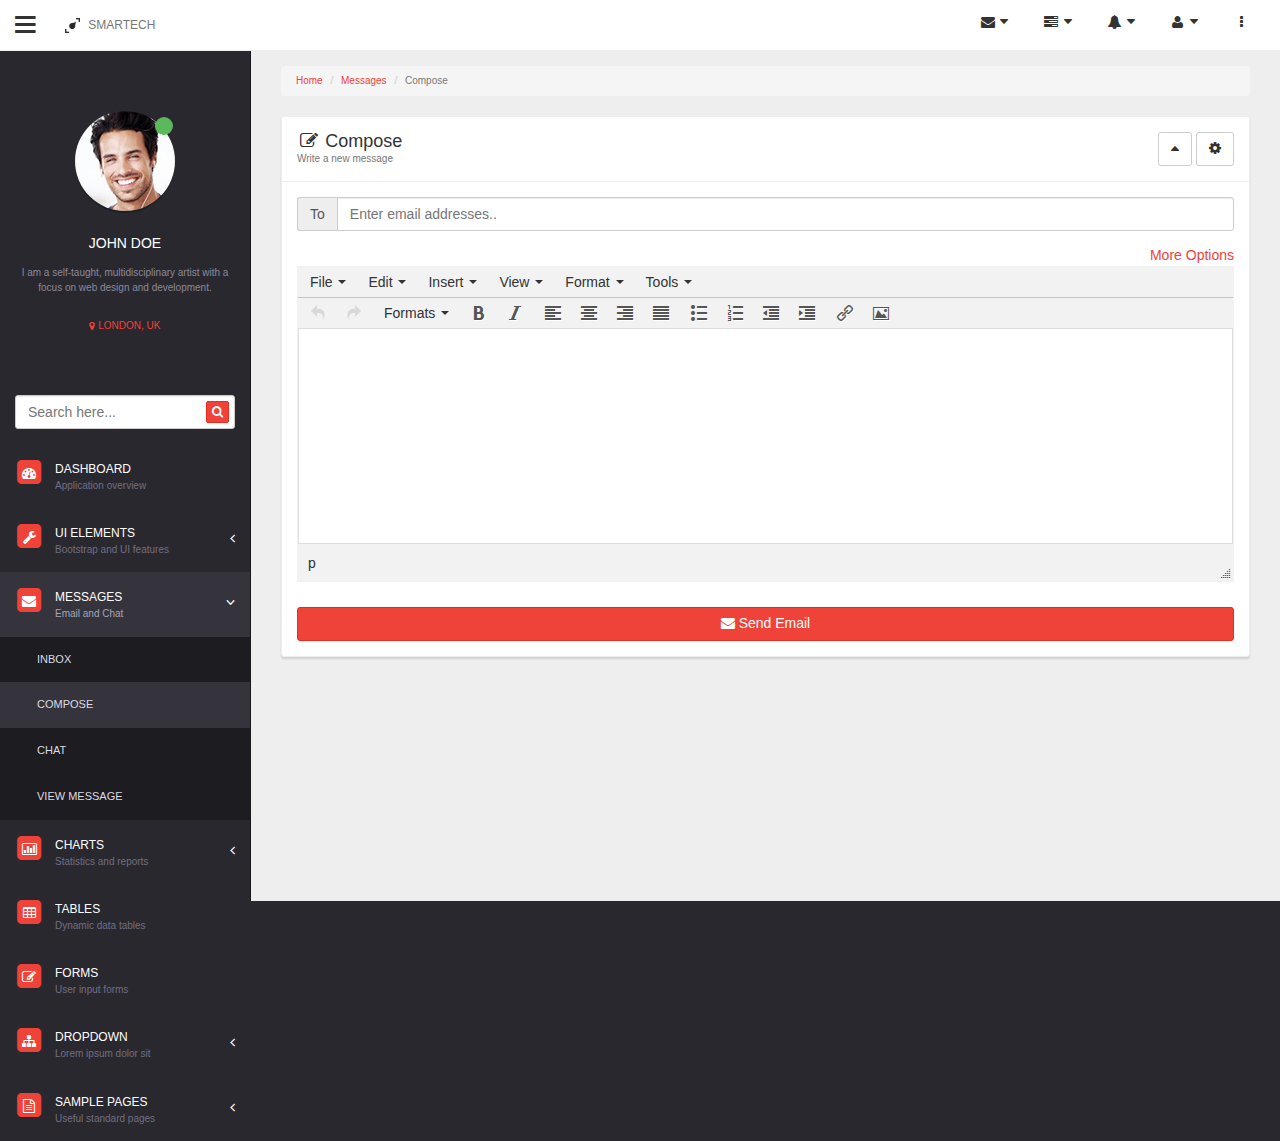
<file: compose.html>
<!DOCTYPE html>
<html lang="en">

    <head>

        <meta charset="utf-8">
        <meta http-equiv="X-UA-Compatible" content="IE=edge">
        <meta name="viewport" content="width=device-width, initial-scale=1">
        <meta name="description" content="">
        <meta name="author" content="Alex Grozav">

        <title>Smartech - Responsive Admin Template</title>
        
        <!-- Favicon -->
        <link rel="shortcut icon" href="favicon.ico" type="image/x-icon">
        <link rel="icon" href="favicon.ico" type="image/x-icon">
        
        <!-- Bootstrap Core CSS -->
        <link href="css/bootstrap.css" rel="stylesheet">
        <link href="css/plugins/social-buttons.css" rel="stylesheet">


        <!-- MetisMenu CSS -->
        <link href="css/plugins/metisMenu/metisMenu.min.css" rel="stylesheet">

        <!-- Timeline CSS -->
        <link href="css/plugins/timeline.css" rel="stylesheet">

        <!-- Custom CSS -->
        <link href="css/smartech.css" rel="stylesheet">

        <!-- Morris Charts CSS -->
        <link href="css/plugins/morris.css" rel="stylesheet">

        <!-- Custom Fonts -->
        <link href="font-awesome/css/font-awesome.min.css" rel="stylesheet" type="text/css">

        <!-- Animate CSS -->
        <link href="css/animate.css" rel="stylesheet">

        <!-- HTML5 Shim and Respond.js IE8 support of HTML5 elements and media queries -->
        <!-- WARNING: Respond.js doesn't work if you view the page via file:// -->
        <!--[if lt IE 9]>
            <script src="https://oss.maxcdn.com/libs/html5shiv/3.7.0/html5shiv.js"></script>
            <script src="https://oss.maxcdn.com/libs/respond.js/1.4.2/respond.min.js"></script>
        <![endif]-->

    </head>

    <body>

        <div id="wrapper">

            <!-- Navigation -->
            <nav class="navbar navbar-default navbar-static-top" role="navigation" style="margin-bottom: 0">
                <div class="navbar-header">
                    <button type="button" class="navbar-toggle" data-toggle="collapse" data-target=".navbar-collapse">
                        <span class="sr-only">Toggle navigation</span>
                        <span class="icon-bar"></span>
                        <span class="icon-bar"></span>
                        <span class="icon-bar"></span>
                    </button>
                    <a class="sidebar-toggle hidden-xs" href="javascript:void(0);"><i class="fa fa-bars fa-2x"></i></a>
                    <a class="navbar-brand" href="index.html"><img src="img/logo.png" alt="Smartech" /> SMARTECH</a>
                </div>
                <!-- /.navbar-header -->

                <ul class="nav navbar-top-links navbar-right">
                    <li class="dropdown">
                        <a class="dropdown-toggle" data-toggle="dropdown" href="#">
                            <i class="fa fa-envelope fa-fw"></i> <i class="fa fa-caret-down"></i>
                        </a>
                        <ul class="dropdown-menu dropdown-messages">
                            <li>
                                <a href="#">
                                    <div class="media">
                                        <div class="pull-left">
                                            <img class="media-object img-circle" src="img/profile-6.jpg" alt="Message Profile Picture">
                                        </div>
                                        <div class="media-body">
                                            <div>
                                                <strong>John Smith</strong>
                                            </div>
                                            <div class="dropdown-messages-excerpt">Lorem ipsum dolor sit amet, consectetur adipiscing elit. </div>
                                            <span class="dropdown-small pull-right text-muted">
                                                <em>3 hours</em>
                                            </span>
                                        </div>
                                    </div>
                                </a>
                            </li>
                            <li class="divider"></li>
                            <li>
                                <a href="#">
                                    <div class="media">
                                        <div class="pull-left">
                                            <img class="media-object img-circle" src="img/profile-2.jpg" alt="Message Profile Picture">
                                        </div>
                                        <div class="media-body">
                                            <div>
                                                <strong>John Smith</strong>
                                            </div>
                                            <div class="dropdown-messages-excerpt">Lorem ipsum dolor sit amet, consectetur adipiscing elit. </div>
                                            <span class="dropdown-small pull-right text-muted">
                                                <em>Yesterday</em>
                                            </span>
                                        </div>
                                    </div>
                                </a>
                            </li>
                            <li class="divider"></li>
                            <li>
                                <a href="#">
                                    <div class="media">
                                        <div class="pull-left">
                                            <img class="media-object img-circle" src="img/profile-3.jpg" alt="Message Profile Picture">
                                        </div>
                                        <div class="media-body">
                                            <div>
                                                <strong>John Smith</strong>
                                            </div>
                                            <div class="dropdown-messages-excerpt">Lorem ipsum dolor sit amet, consectetur adipiscing elit. </div>
                                            <span class="dropdown-small pull-right text-muted">
                                                <em>Yesterday</em>
                                            </span>
                                        </div>
                                    </div>
                                </a>
                            </li>
                            <li class="divider"></li>
                            <li>
                                <a class="text-center dropdown-button" href="inbox.html">
                                    Read All Messages
                                    <i class="fa fa-angle-right"></i>
                                </a>
                            </li>
                        </ul>
                        <!-- /.dropdown-messages -->
                    </li>
                    <!-- /.dropdown -->
                    <li class="dropdown">
                        <a class="dropdown-toggle" data-toggle="dropdown" href="#">
                            <i class="fa fa-tasks fa-fw"></i> <i class="fa fa-caret-down"></i>
                        </a>
                        <ul class="dropdown-menu dropdown-tasks">
                            <li>
                                <a href="#">
                                    <div>
                                        <p>
                                            <strong>Task 1</strong>
                                            <span class="dropdown-small pull-right text-muted">40% Complete</span>
                                        </p>
                                        <div class="progress progress-sm progress-striped active">
                                            <div class="progress-bar progress-bar-success" role="progressbar" aria-valuenow="40" aria-valuemin="0" aria-valuemax="100" style="width: 40%">
                                                <span class="sr-only">40% Complete (success)</span>
                                            </div>
                                        </div>
                                    </div>
                                </a>
                            </li>
                            <li class="divider"></li>
                            <li>
                                <a href="#">
                                    <div>
                                        <p>
                                            <strong>Task 2</strong>
                                            <span class="dropdown-small pull-right text-muted">20% Complete</span>
                                        </p>
                                        <div class="progress progress-sm progress-striped active">
                                            <div class="progress-bar progress-bar-success" role="progressbar" aria-valuenow="20" aria-valuemin="0" aria-valuemax="100" style="width: 20%">
                                                <span class="sr-only">20% Complete</span>
                                            </div>
                                        </div>
                                    </div>
                                </a>
                            </li>
                            <li class="divider"></li>
                            <li>
                                <a href="#">
                                    <div>
                                        <p>
                                            <strong>Task 3</strong>
                                            <span class="dropdown-small pull-right text-muted">60% Complete</span>
                                        </p>
                                        <div class="progress progress-sm progress-striped active">
                                            <div class="progress-bar progress-bar-success" role="progressbar" aria-valuenow="60" aria-valuemin="0" aria-valuemax="100" style="width: 60%">
                                                <span class="sr-only">60% Complete (warning)</span>
                                            </div>
                                        </div>
                                    </div>
                                </a>
                            </li>
                            <li class="divider"></li>
                            <li>
                                <a href="#">
                                    <div>
                                        <p>
                                            <strong>Task 4</strong>
                                            <span class="dropdown-small pull-right text-muted">80% Complete</span>
                                        </p>
                                        <div class="progress progress-sm progress-striped active">
                                            <div class="progress-bar progress-bar-success" role="progressbar" aria-valuenow="80" aria-valuemin="0" aria-valuemax="100" style="width: 80%">
                                                <span class="sr-only">80% Complete (danger)</span>
                                            </div>
                                        </div>
                                    </div>
                                </a>
                            </li>
                            <li class="divider"></li>
                            <li>
                                <a class="text-center dropdown-button" href="#">
                                    See All Tasks
                                    <i class="fa fa-angle-right"></i>
                                </a>
                            </li>
                        </ul>
                        <!-- /.dropdown-tasks -->
                    </li>
                    <!-- /.dropdown -->
                    <li class="dropdown">
                        <a class="dropdown-toggle" data-toggle="dropdown" href="#">
                            <i class="fa fa-bell fa-fw"></i> <i class="fa fa-caret-down"></i>
                        </a>
                        <ul class="dropdown-menu dropdown-alerts">
                            <li>
                                <a href="#">
                                    <div>
                                        <i class="fa fa-comment fa-fw"></i> New Comment
                                        <span class="dropdown-small pull-right text-muted small">4 minutes ago</span>
                                    </div>
                                </a>
                            </li>
                            <li class="divider"></li>
                            <li>
                                <a href="#">
                                    <div>
                                        <i class="fa fa-twitter fa-fw"></i> 3 New Followers
                                        <span class="dropdown-small pull-right text-muted small">12 minutes ago</span>
                                    </div>
                                </a>
                            </li>
                            <li class="divider"></li>
                            <li>
                                <a href="#">
                                    <div>
                                        <i class="fa fa-envelope fa-fw"></i> Message Sent
                                        <span class="dropdown-small pull-right text-muted small">4 minutes ago</span>
                                    </div>
                                </a>
                            </li>
                            <li class="divider"></li>
                            <li>
                                <a href="#">
                                    <div>
                                        <i class="fa fa-tasks fa-fw"></i> New Task
                                        <span class="dropdown-small pull-right text-muted small">4 minutes ago</span>
                                    </div>
                                </a>
                            </li>
                            <li class="divider"></li>
                            <li>
                                <a href="#">
                                    <div>
                                        <i class="fa fa-upload fa-fw"></i> Server Rebooted
                                        <span class="pull-right text-muted small">4 minutes ago</span>
                                    </div>
                                </a>
                            </li>
                            <li class="divider"></li>
                            <li>
                                <a class="text-center dropdown-button" href="#">
                                    See All Alerts
                                    <i class="fa fa-angle-right"></i>
                                </a>
                            </li>
                        </ul>
                        <!-- /.dropdown-alerts -->
                    </li>
                    <!-- /.dropdown -->
                    <li class="dropdown">
                        <a class="dropdown-toggle" data-toggle="dropdown" href="#">
                            <i class="fa fa-user fa-fw"></i> <i class="fa fa-caret-down"></i>
                        </a>
                        <ul class="dropdown-menu dropdown-user">
                            <li><a href="#"><i class="fa fa-user fa-fw"></i> User Profile</a>
                            </li>
                            <li><a href="#"><i class="fa fa-gear fa-fw"></i> Settings</a>
                            </li>
                            <li class="divider"></li>
                            <li><a href="login.html" class="dropdown-button"><i class="fa fa-sign-out fa-fw"></i> Logout</a>
                            </li>
                        </ul>
                        <!-- /.dropdown-user -->
                    </li>
                    <!-- /.dropdown -->

                    <li>
                        <a id="toggle-right-sidebar" href="#">
                            <i class="fa fa-ellipsis-v fa-fw"></i>
                        </a>
                        <!-- /.dropdown-user -->
                    </li>
                    <!-- /.dropdown -->
                </ul>
                <!-- /.navbar-top-links -->


                <div class="sidebar-right">
                    <div class="sidebar-right-content">
                        <h5 class="sidebar-right-heading sidebar-right-heading-first text-uppercase text-xs">Contacts</h5>

                        <ul class="list-unstyled margin-none">
                            <li class="sidebar-contact-wrapper"> 
                                <a class="sidebar-contact" href="#">
                                    <img src="img/profile-6.jpg" height="20" width="20" class="img-circle pull-right">
                                    <i class="fa fa-circle text-xs text-primary"></i>
                                    Adam Brown
                                </a>
                            </li>
                            <li class="sidebar-contact-wrapper">
                                <a class="sidebar-contact" href="#">
                                    <img src="img/profile-3.jpg" height="20" width="20" class="img-circle pull-right">
                                    <i class="fa fa-circle text-xs text-primary"></i>
                                    Brian Summer
                                </a>
                            </li>
                            <li class="sidebar-contact-wrapper">
                                <a class="sidebar-contact" href="#">
                                    <img src="img/profile-2.jpg" height="20" width="20" class="img-circle pull-right">
                                    <i class="fa fa-circle text-xs text-primary"></i>
                                    Lisa White
                                </a>
                            </li>
                            <li class="sidebar-contact-wrapper">
                                <a class="sidebar-contact" href="#">
                                    <img src="img/profile-4.jpg" height="20" width="20" class="img-circle pull-right">
                                    <i class="fa fa-circle text-xs text-warning"></i>
                                    Jack Doe
                                </a>
                            </li>
                            <li class="sidebar-contact-wrapper">
                                <a class="sidebar-contact" href="#">
                                    <img src="img/profile-5.jpg" height="20" width="20" class="img-circle pull-right">
                                    <i class="fa fa-circle text-xs text-danger"></i>
                                    Danny Links
                                </a>
                            </li>
                            <li class="sidebar-contact-wrapper">
                                <a class="sidebar-contact" href="#">
                                    <img src="img/profile-7.jpg" height="20" width="20" class="img-circle pull-right">
                                    <i class="fa fa-circle text-xs text-muted"></i>
                                    Alice Cooper
                                </a>
                            </li>
                            <li class="sidebar-contact-wrapper">
                                <a class="sidebar-contact" href="#">
                                    <img src="img/profile-8.jpg" height="20" width="20" class="img-circle pull-right">
                                    <i class="fa fa-circle text-xs text-muted"></i>
                                    Alex Vance
                                </a>
                            </li>
                        </ul>

                        <h5 class="sidebar-right-heading text-uppercase text-xs">Unfinished Tasks</h5>
                        <ul class="list-unstyled margin-top">
                            <li>
                                <div>
                                    <p>
                                        <strong>Task 1</strong>
                                        <span class="dropdown-small pull-right text-muted">40% Complete</span>
                                    </p>
                                    <div class="progress progress-xs progress-striped active">
                                        <div class="progress-bar progress-bar-success" role="progressbar" aria-valuenow="40" aria-valuemin="0" aria-valuemax="100" style="width: 40%">
                                            <span class="sr-only">40% Complete (success)</span>
                                        </div>
                                    </div>
                                </div>
                            </li>
                            <li>
                                <div>
                                    <p>
                                        <strong>Task 2</strong>
                                        <span class="dropdown-small pull-right text-muted">20% Complete</span>
                                    </p>
                                    <div class="progress progress-xs progress-striped active">
                                        <div class="progress-bar progress-bar-info" role="progressbar" aria-valuenow="20" aria-valuemin="0" aria-valuemax="100" style="width: 20%">
                                            <span class="sr-only">20% Complete</span>
                                        </div>
                                    </div>
                                </div>
                            </li>
                            <li>
                                <div>
                                    <p>
                                        <strong>Task 3</strong>
                                        <span class="dropdown-small pull-right text-muted">60% Complete</span>
                                    </p>
                                    <div class="progress progress-xs progress-striped active">
                                        <div class="progress-bar progress-bar-warning" role="progressbar" aria-valuenow="60" aria-valuemin="0" aria-valuemax="100" style="width: 60%">
                                            <span class="sr-only">60% Complete (warning)</span>
                                        </div>
                                    </div>
                                </div>
                            </li>
                            <li>
                                <div>
                                    <p>
                                        <strong>Task 4</strong>
                                        <span class="dropdown-small pull-right text-muted">80% Complete</span>
                                    </p>
                                    <div class="progress progress-xs progress-striped active">
                                        <div class="progress-bar progress-bar-danger" role="progressbar" aria-valuenow="80" aria-valuemin="0" aria-valuemax="100" style="width: 80%">
                                            <span class="sr-only">80% Complete (danger)</span>
                                        </div>
                                    </div>
                                </div>
                            </li>
                        </ul>
                        <h5 class="sidebar-right-heading text-uppercase text-xs">Recent Activities</h5>
                        <div>
                            <uL class="list-unstyled">
                                <li class="sidebar-notification">
                                    <a href="#">
                                        <i class="fa fa-comment fa-fw"></i> New Comment
                                    </a>
                                </li>
                                <li class="sidebar-notification">
                                    <a href="#">
                                        <i class="fa fa-twitter fa-fw"></i> 3 New Followers
                                    </a>
                                </li>
                                <li class="sidebar-notification">
                                    <a href="#">
                                        <i class="fa fa-envelope fa-fw"></i> Message Sent
                                    </a>
                                </li>
                                <li class="sidebar-notification">
                                    <a href="#">
                                        <i class="fa fa-tasks fa-fw"></i> New Task
                                    </a>
                                </li>
                                <li class="sidebar-notification">
                                    <a href="#">
                                        <i class="fa fa-upload fa-fw"></i> Server Rebooted
                                    </a>
                                </li>
                                <li class="sidebar-notification">
                                    <a href="#">
                                        <i class="fa fa-warning fa-fw"></i> Server Not Responding
                                    </a>
                                </li>
                                <li class="sidebar-notification">
                                    <a href="#">
                                        <i class="fa fa-shopping-cart fa-fw"></i> New Order Placed
                                    </a>
                                </li>
                                <li class="sidebar-notification">
                                    <a href="#">
                                        <i class="fa fa-money fa-fw"></i> Payment Received
                                    </a>
                                </li>
                            </ul>
                        </div>
                    </div>
                </div>

                <div class="navbar-default sidebar" role="navigation">
                    <div class="sidebar-nav navbar-collapse">
                        <ul class="nav" id="side-menu">
                            <li class="sidebar-profile text-center">
                                <span class="sidebar-profile-picture">
                                    <span class="sidebar-profile-status"></span>
                                    <img src="img/profile.jpg" alt="Profile Picture"/>
                                </span>
                                <h3 class="sidebar-profile-name">JOHN DOE</h3>
                                <p class="sidebar-profile-description">
                                    I am a self-taught, multidisciplinary artist 
                                    with a focus on web design and development.
                                </p>
                                <span class="sidebar-profile-location text-primary"><i class="fa fa-map-marker"></i> London, UK</span>
                            </li>                            
                            <li class="sidebar-search">
                                <a class="sidebar-search-collapse" href="javascript:void(0);">
                                    <span class="sidebar-item-icon fa-stack">
                                        <i class="fa fa-square fa-stack-2x text-primary"></i>
                                        <i class="fa fa-search fa-stack-1x fa-inverse"></i>
                                    </span>
                                    <span class="sidebar-item-title">Dashboard</span>
                                    <span class="sidebar-item-subtitle">Application overview</span>
                                </a>
                                <button class="btn btn-primary btn-xs sidebar-search-button" type="button">
                                    <i class="fa fa-search"></i>
                                </button>
                                <input type="text" class="form-control" placeholder="Search here...">
                                <!-- /input-group -->
                            </li>
                            <li>
                                <a href="index.html">
                                    <span class="sidebar-item-icon fa-stack">
                                        <i class="fa fa-square fa-stack-2x text-primary"></i>
                                        <i class="fa fa-dashboard fa-stack-1x fa-inverse"></i>
                                    </span>
                                    <span class="sidebar-item-title">Dashboard</span>
                                    <span class="sidebar-item-subtitle">Application overview</span>
                                </a>
                            </li>
                            <li>
                                <a href="#">
                                    <span class="sidebar-item-icon fa-stack ">
                                        <i class="fa fa-square fa-stack-2x text-primary"></i>
                                        <i class="fa fa-wrench fa-stack-1x fa-inverse"></i>
                                    </span>
                                    <span class="sidebar-item-arrow fa arrow"></span>
                                    <span class="sidebar-item-title">UI Elements</span>
                                    <span class="sidebar-item-subtitle">Bootstrap and UI features</span>
                                </a>
                                <ul class="nav nav-second-level">
                                    <li>
                                        <a href="panels-wells.html">Panels and Wells</a>
                                    </li>
                                    <li>
                                        <a href="buttons.html">Buttons</a>
                                    </li>
                                    <li>
                                        <a href="notifications.html">Notifications</a>
                                    </li>
                                    <li>
                                        <a href="typography.html">Typography</a>
                                    </li>
                                    <li>
                                        <a href="grid.html">Grid</a>
                                    </li>
                                </ul>
                                <!-- /.nav-second-level -->
                            </li>
                            <li class="active">
                                <a class="active" href="#">
                                    <span class="sidebar-item-icon fa-stack ">
                                        <i class="fa fa-square fa-stack-2x text-primary"></i>
                                        <i class="fa fa-envelope fa-stack-1x fa-inverse"></i>
                                    </span>
                                    <span class="sidebar-item-arrow fa arrow"></span>
                                    <span class="sidebar-item-title">Messages</span>
                                    <span class="sidebar-item-subtitle">Email and Chat</span>
                                </a>
                                <ul class="nav nav-second-level">
                                    <li>
                                        <a href="inbox.html">Inbox</a>
                                    </li>
                                    <li>
                                        <a class="active" href="compose.html">Compose</a>
                                    </li>
                                    <li>
                                        <a href="chat.html">Chat</a>
                                    </li>
                                    <li>
                                        <a href="inbox-single.html">View Message</a>
                                    </li>
                                </ul>
                                <!-- /.nav-second-level -->
                            </li>
                            <li>
                                <a href="#">
                                    <span class="sidebar-item-icon fa-stack ">
                                        <i class="fa fa-square fa-stack-2x text-primary"></i>
                                        <i class="fa fa-bar-chart-o fa-stack-1x fa-inverse"></i>
                                    </span>
                                    <span class="sidebar-item-arrow fa arrow"></span>
                                    <span class="sidebar-item-title">Charts</span>
                                    <span class="sidebar-item-subtitle">Statistics and reports</span>
                                </a>
                                <ul class="nav nav-second-level">
                                    <li>
                                        <a href="flot.html">Flot Charts</a>
                                    </li>
                                    <li>
                                        <a href="morris.html">Morris.js Charts</a>
                                    </li>
                                </ul>
                                <!-- /.nav-second-level -->
                            </li>
                            <li>
                                <a href="tables.html">
                                    <span class="sidebar-item-icon fa-stack">
                                        <i class="fa fa-square fa-stack-2x text-primary"></i>
                                        <i class="fa fa-table fa-stack-1x fa-inverse"></i>
                                    </span>
                                    <span class="sidebar-item-title">Tables</span>
                                    <span class="sidebar-item-subtitle">Dynamic data tables</span>
                                </a>
                            </li>
                            <li>
                                <a href="forms.html">
                                    <span class="sidebar-item-icon fa-stack">
                                        <i class="fa fa-square fa-stack-2x text-primary"></i>
                                        <i class="fa fa-edit fa-stack-1x fa-inverse"></i>
                                    </span>
                                    <span class="sidebar-item-title">Forms</span>
                                    <span class="sidebar-item-subtitle">User input forms</span>
                                </a>
                            </li>
                            <li>
                                <a href="#">
                                    <span class="sidebar-item-icon fa-stack ">
                                        <i class="fa fa-square fa-stack-2x text-primary"></i>
                                        <i class="fa fa-sitemap fa-stack-1x fa-inverse"></i>
                                    </span>
                                    <span class="sidebar-item-arrow fa arrow"></span>
                                    <span class="sidebar-item-title">Dropdown</span>
                                    <span class="sidebar-item-subtitle">Lorem ipsum dolor sit</span>
                                </a>
                                <ul class="nav nav-second-level">
                                    <li>
                                        <a href="#">Second Level Item</a>
                                    </li>
                                    <li>
                                        <a href="#">Second Level Item</a>
                                    </li>
                                    <li>
                                        <a href="#">Third Level <span class="fa arrow"></span></a>
                                        <ul class="nav nav-third-level">
                                            <li>
                                                <a href="#">Third Level Item</a>
                                            </li>
                                            <li>
                                                <a href="#">Third Level Item</a>
                                            </li>
                                            <li>
                                                <a href="#">Third Level Item</a>
                                            </li>
                                            <li>
                                                <a href="#">Third Level Item</a>
                                            </li>
                                        </ul>
                                        <!-- /.nav-third-level -->
                                    </li>
                                </ul>
                                <!-- /.nav-second-level -->
                            </li>
                            <li>
                                <a href="#">
                                    <span class="sidebar-item-icon fa-stack">
                                        <i class="fa fa-square fa-stack-2x text-primary"></i>
                                        <i class="fa fa-file-text-o fa-stack-1x fa-inverse"></i>
                                    </span>
                                    <span class="sidebar-item-arrow fa arrow"></span>
                                    <span class="sidebar-item-title">Sample Pages</span>
                                    <span class="sidebar-item-subtitle">Useful standard pages</span>
                                </a>
                                <ul class="nav nav-second-level">
                                    <li>
                                        <a href="blank.html">Blank Page</a>
                                    </li>
                                    <li>
                                        <a href="login.html">Login Page</a>
                                    </li>
                                    <li>
                                        <a href="timeline.html">Timeline</a>
                                    </li>
                                    <li>
                                        <a href="fullcalendar.html">Calendar</a>
                                    </li>
                                    <li>
                                        <a href="wysiwyg.html">WYSIWYG</a>
                                    </li>
                                </ul>
                                <!-- /.nav-second-level -->
                            </li>
                        </ul>
                    </div>
                    <!-- /.sidebar-collapse -->
                </div>
                <!-- /.navbar-static-side -->
            </nav>

            <div id="page-wrapper">
                <div class="row">
                    <div class="col-lg-12">
                        <ol class="breadcrumb text-xs">
                            <li><a href="index.html">Home</a></li>
                            <li><a href="inbox.html">Messages</a></li>
                            <li class="active">Compose</li>
                        </ol>
                    </div>
                </div>
                <div class="row">
                    <div class="col-lg-12">
                        <div class="panel panel-default">
                            <div class="panel-heading">
                                <div class="pull-right">
                                    <div class="btn-group">
                                        <button type="button" class="btn btn-default panel-collapse">
                                            <i class="fa fa-caret-up"></i>
                                        </button>
                                    </div>
                                    <div class="btn-group">
                                        <button type="button" class="btn btn-default dropdown-toggle" data-toggle="dropdown">
                                            <i class="fa fa-cog"></i>
                                        </button>
                                        <ul class="dropdown-menu pull-right" role="menu">
                                            <li><a href="#">Action</a>
                                            </li>
                                            <li><a href="#">Another action</a>
                                            </li>
                                            <li><a href="#">Something else here</a>
                                            </li>
                                            <li class="divider"></li>
                                            <li><a href="#"><i class="fa fa-refresh"></i> Refresh</a>
                                            </li>
                                        </ul>
                                    </div>
                                </div>
                                <h4 class="margin-none">
                                    <i class="fa fa-edit fa-fw"></i> Compose 
                                </h4>
                                <p class="margin-none text-xs text-muted">Write a new message</p>
                            </div>
                            <div class="panel-body">
                                <form class="form">
                                    <div class="form-group input-group">
                                        <span class="input-group-addon">To</span>
                                        <input type="text" name="email" class="form-control" placeholder="Enter email addresses..">
                                    </div>

                                    <div id="email-reveal">
                                        <div class="form-group input-group">
                                            <span class="input-group-addon">Cc</span>
                                            <input type="text" name="cc" class="form-control" placeholder="Enter cc email address">
                                        </div>
                                        <div class="form-group input-group">
                                            <span class="input-group-addon">Bcc</span>
                                            <input type="text" name="bcc" class="form-control" placeholder="Enter bcc email address">
                                        </div>
                                    </div>
                                    <div class="text-right">
                                        <a href="javascript:void(0);" id="email-reveal-btn" class="margin-bottom">More Options</a>
                                    </div>
                                    <textarea class="form-control" rows="10" id="message">
                                        
                                    </textarea>
                                    <button type="submit" class="btn btn-primary btn-block margin-top">
                                        <i class="fa fa-envelope"></i> Send Email
                                    </button>
                                </form>
                            </div>
                        </div>
                    </div>
                    <!-- /.col-lg-12 -->
                </div>

            </div>
            <!-- /#page-wrapper -->

        </div>
        <!-- /#wrapper -->

        <!-- jQuery Version 1.11.0 -->
        <script src="js/jquery-1.11.0.js"></script>

        <!-- Bootstrap Core JavaScript -->
        <script src="js/bootstrap.min.js"></script>

        <!-- Metis Menu Plugin JavaScript -->
        <script src="js/plugins/metisMenu/metisMenu.min.js"></script>

        <!-- Masonry JavaScript -->
        <script src="js/plugins/masonry/masonry.js"></script>

        <!-- Sparkline JavaScript -->
        <script src="js/plugins/sparkline/sparkline.js"></script>

        <!-- TinyMCE JavaScript -->
        <script src="js/plugins/tinymce/tinymce.js"></script>

        <!-- Custom Theme JavaScript -->
        <script src="js/demo/compose.js"></script>

        <!-- Custom Theme JavaScript -->
        <script src="js/smartech.js"></script>

    </body>

</html>
</file>
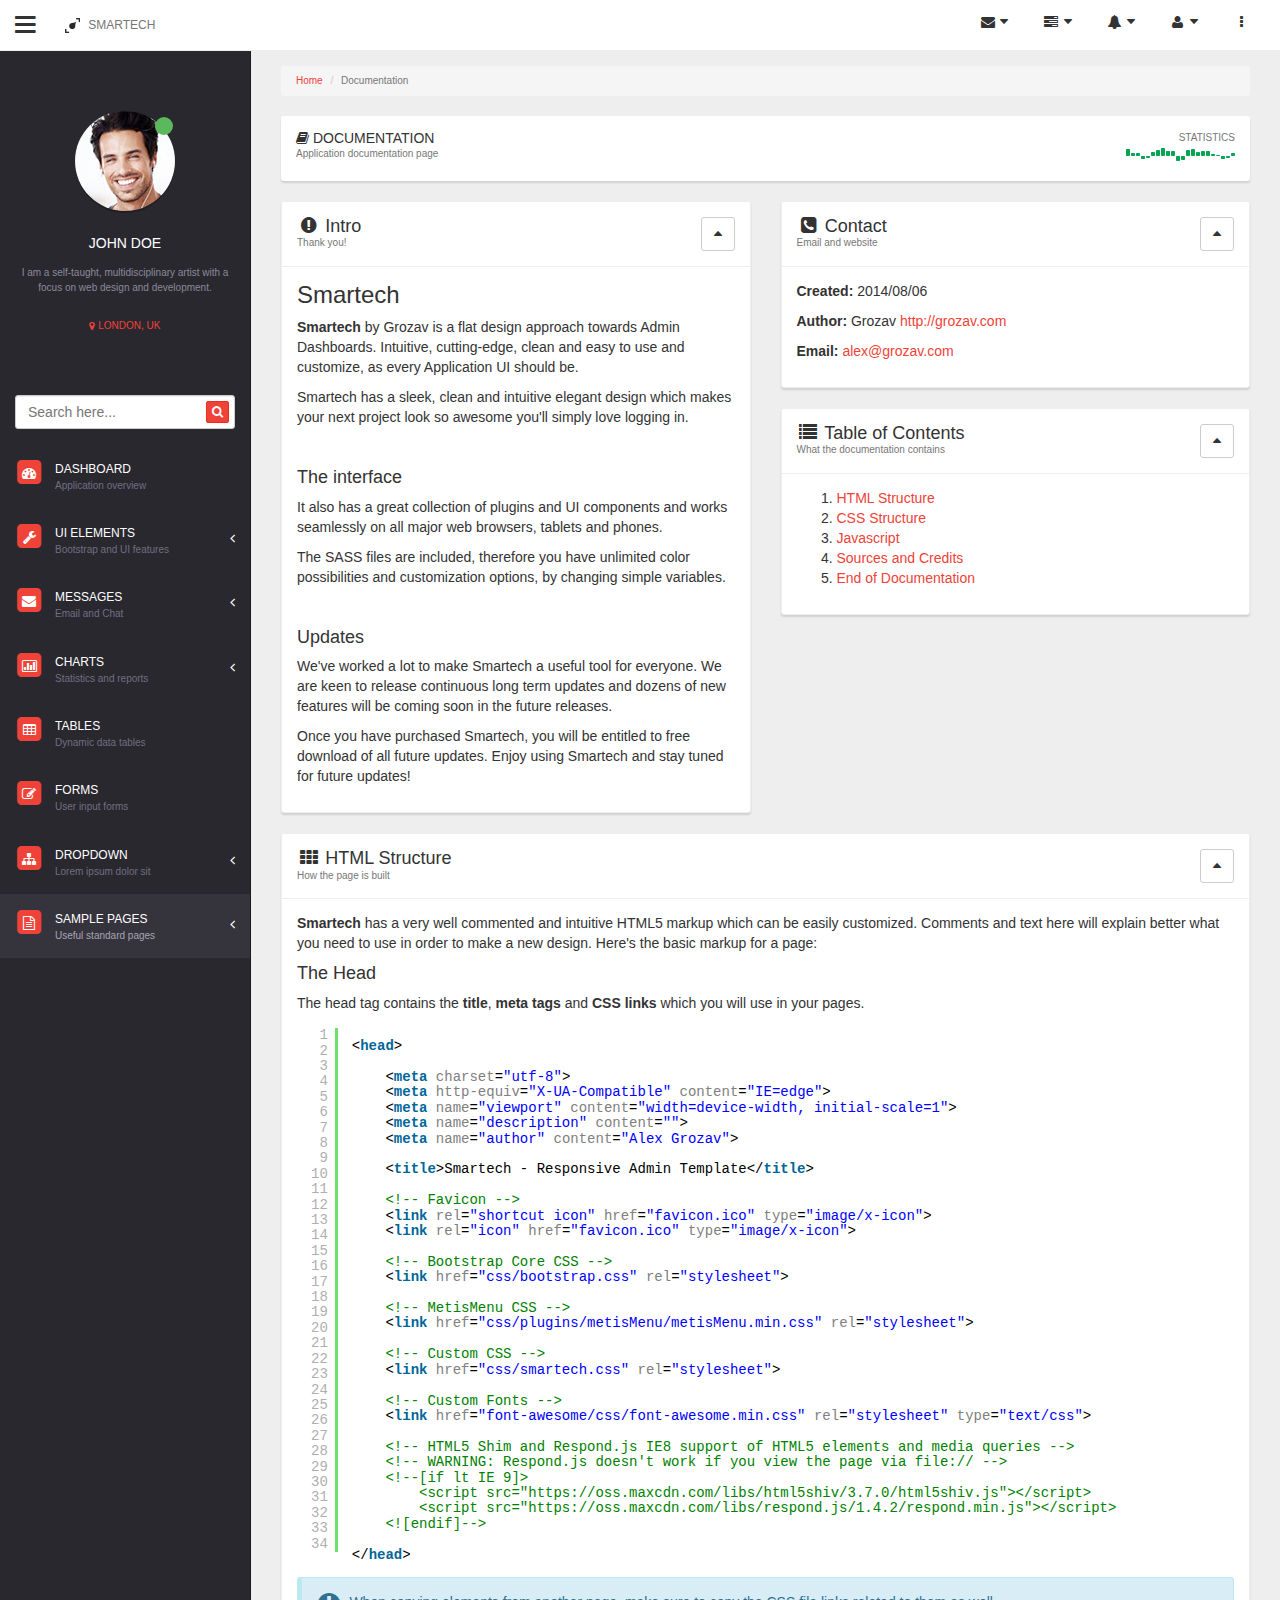
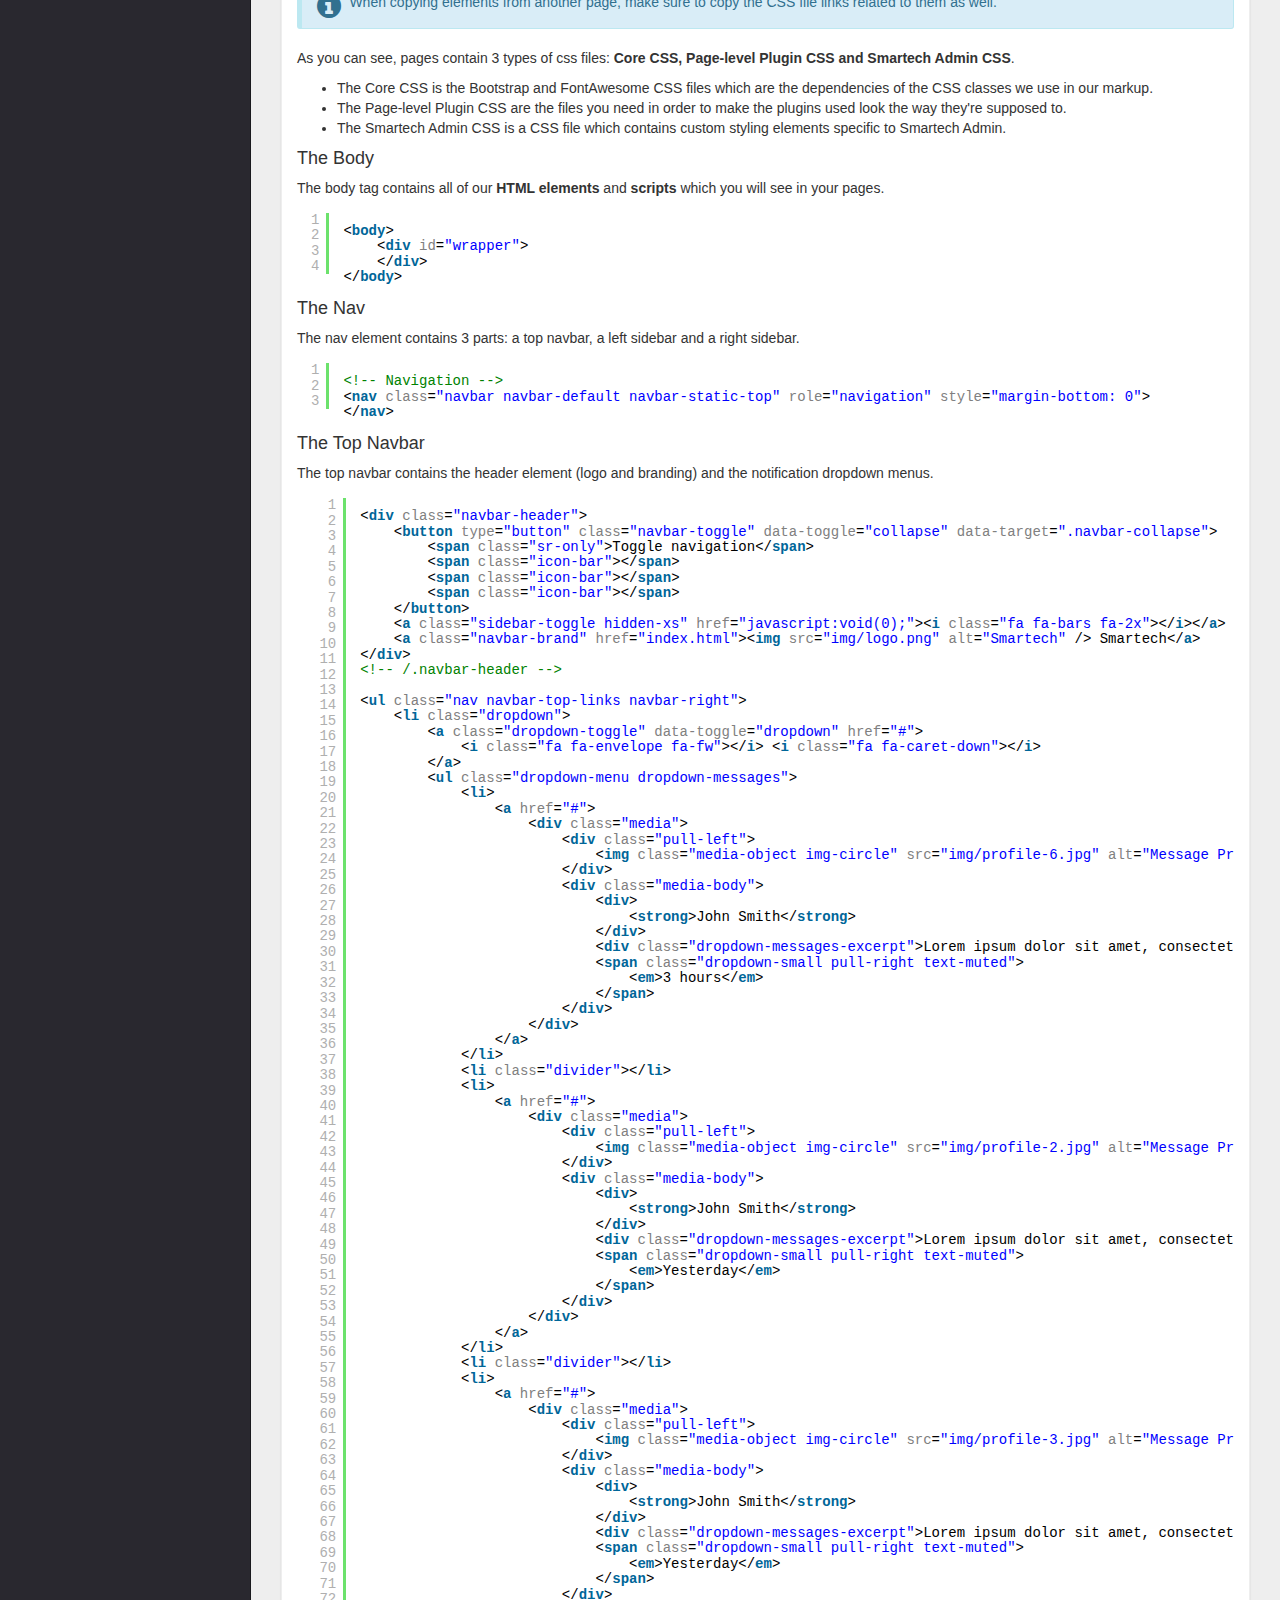
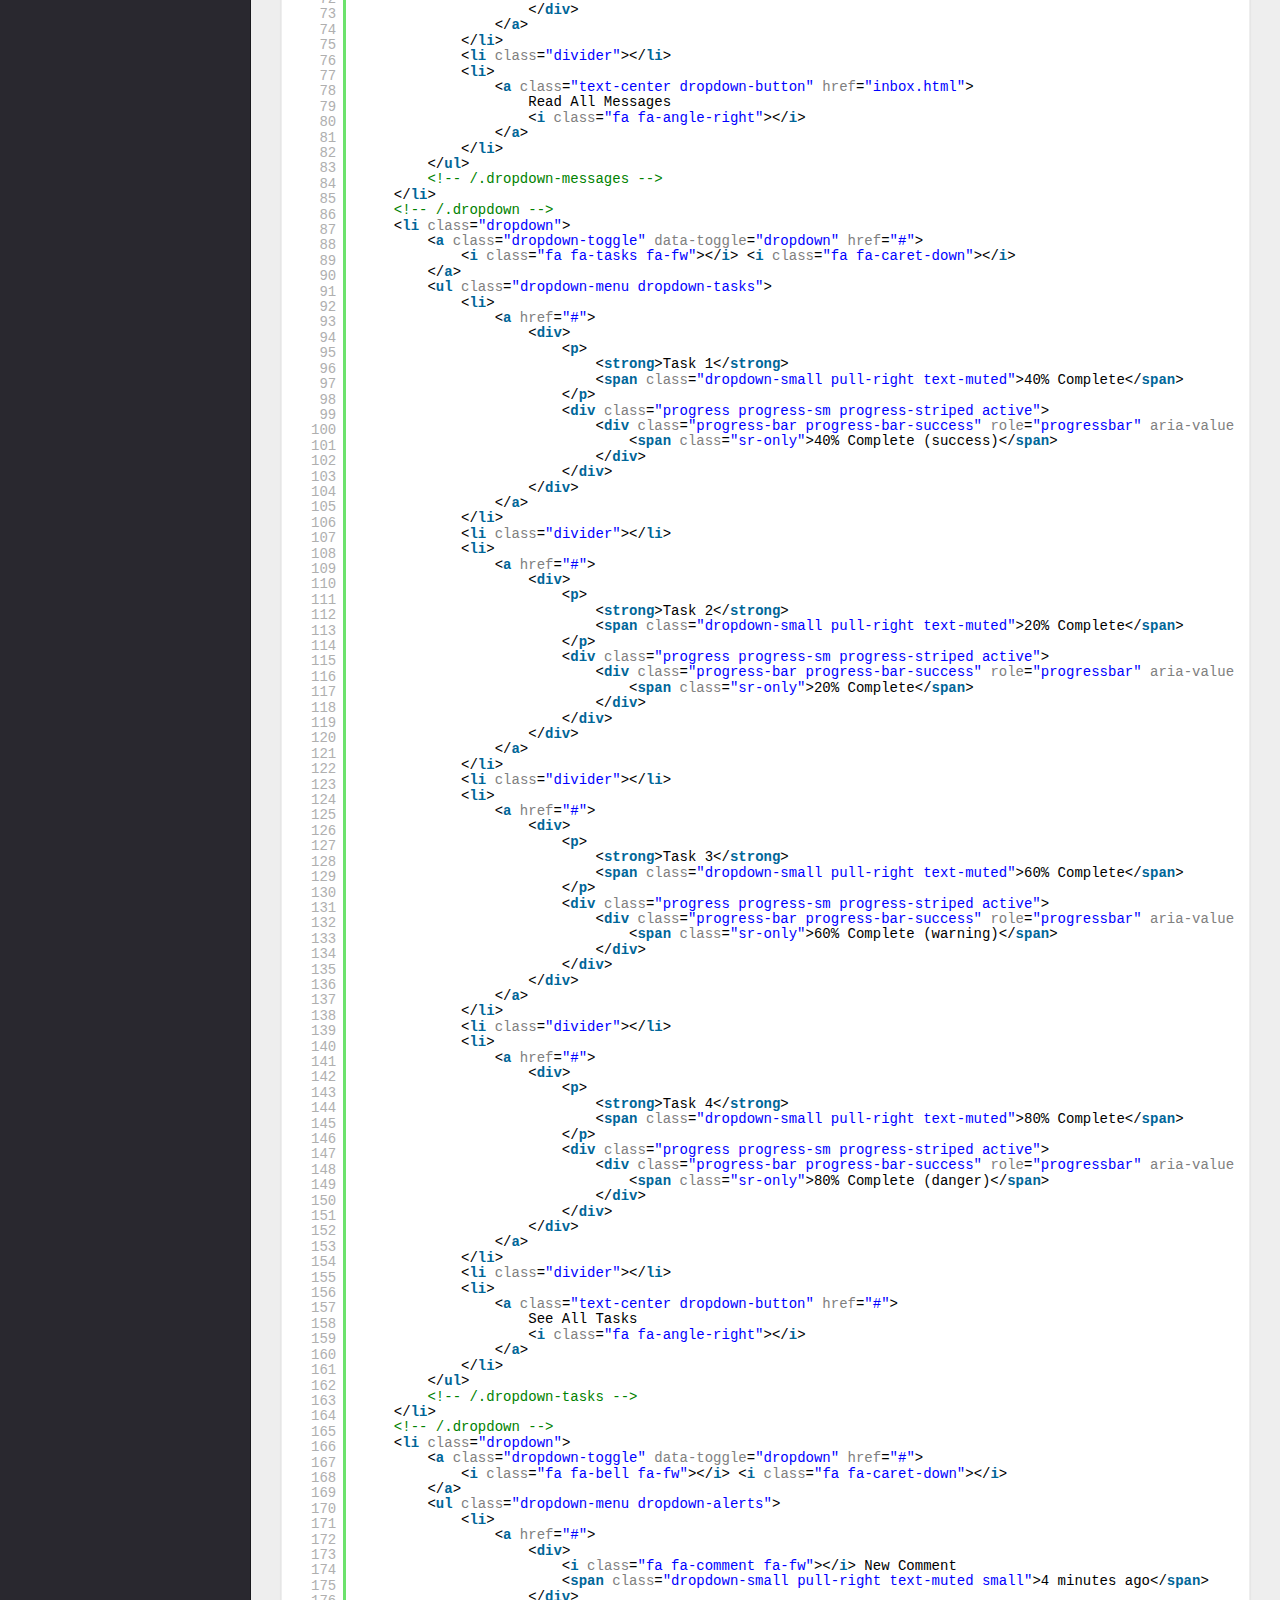
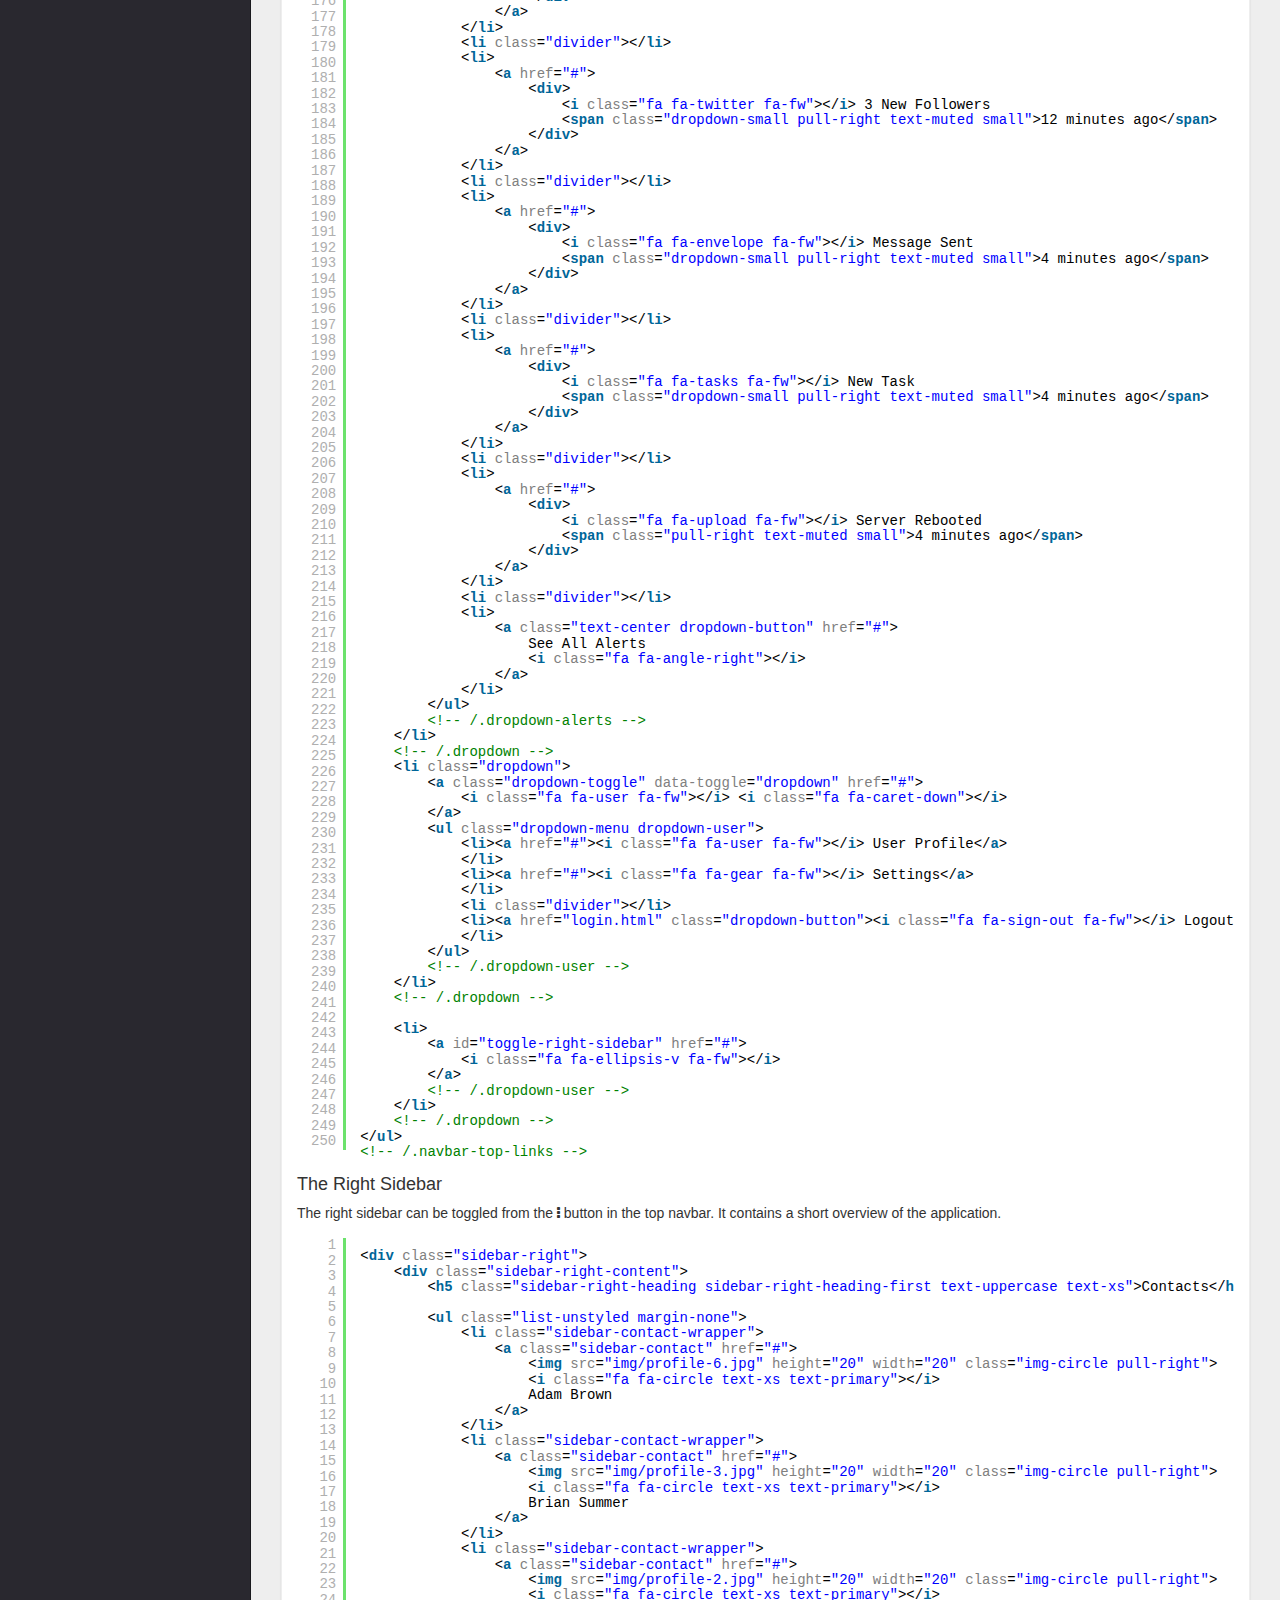
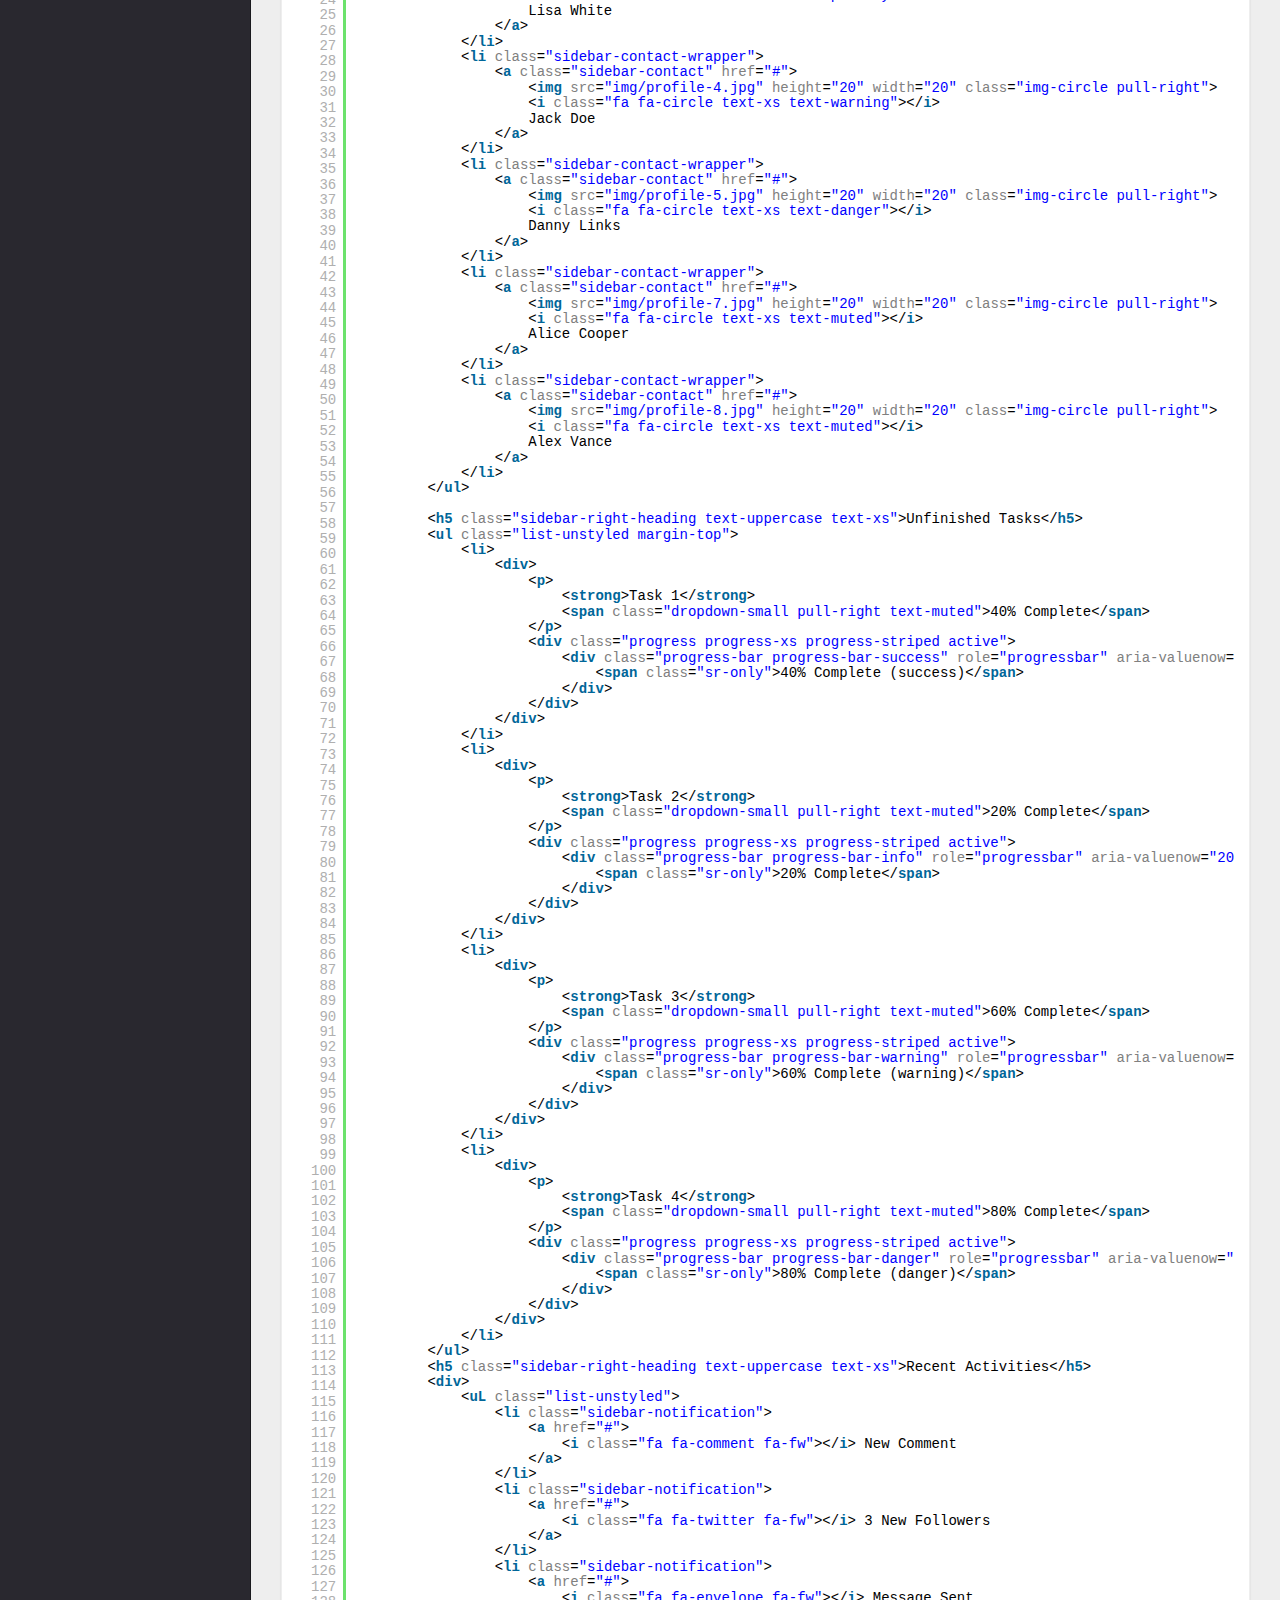
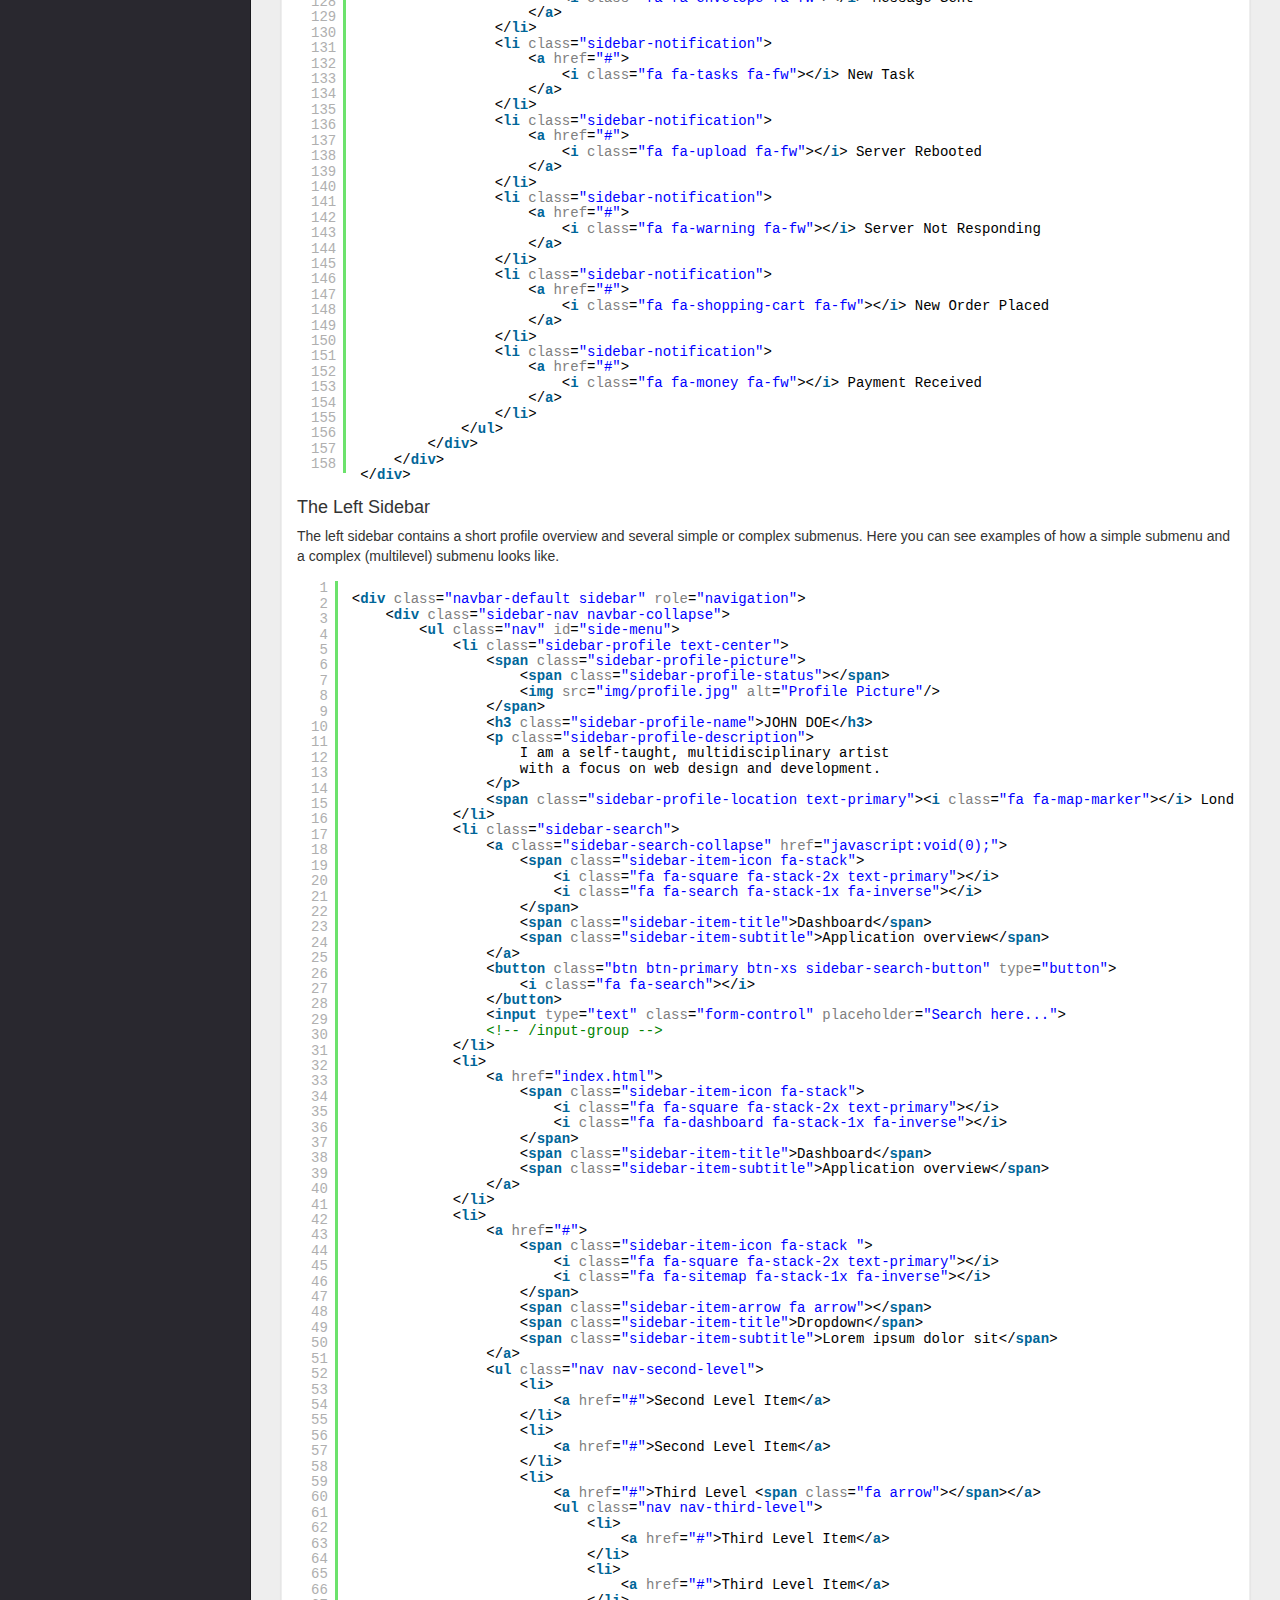
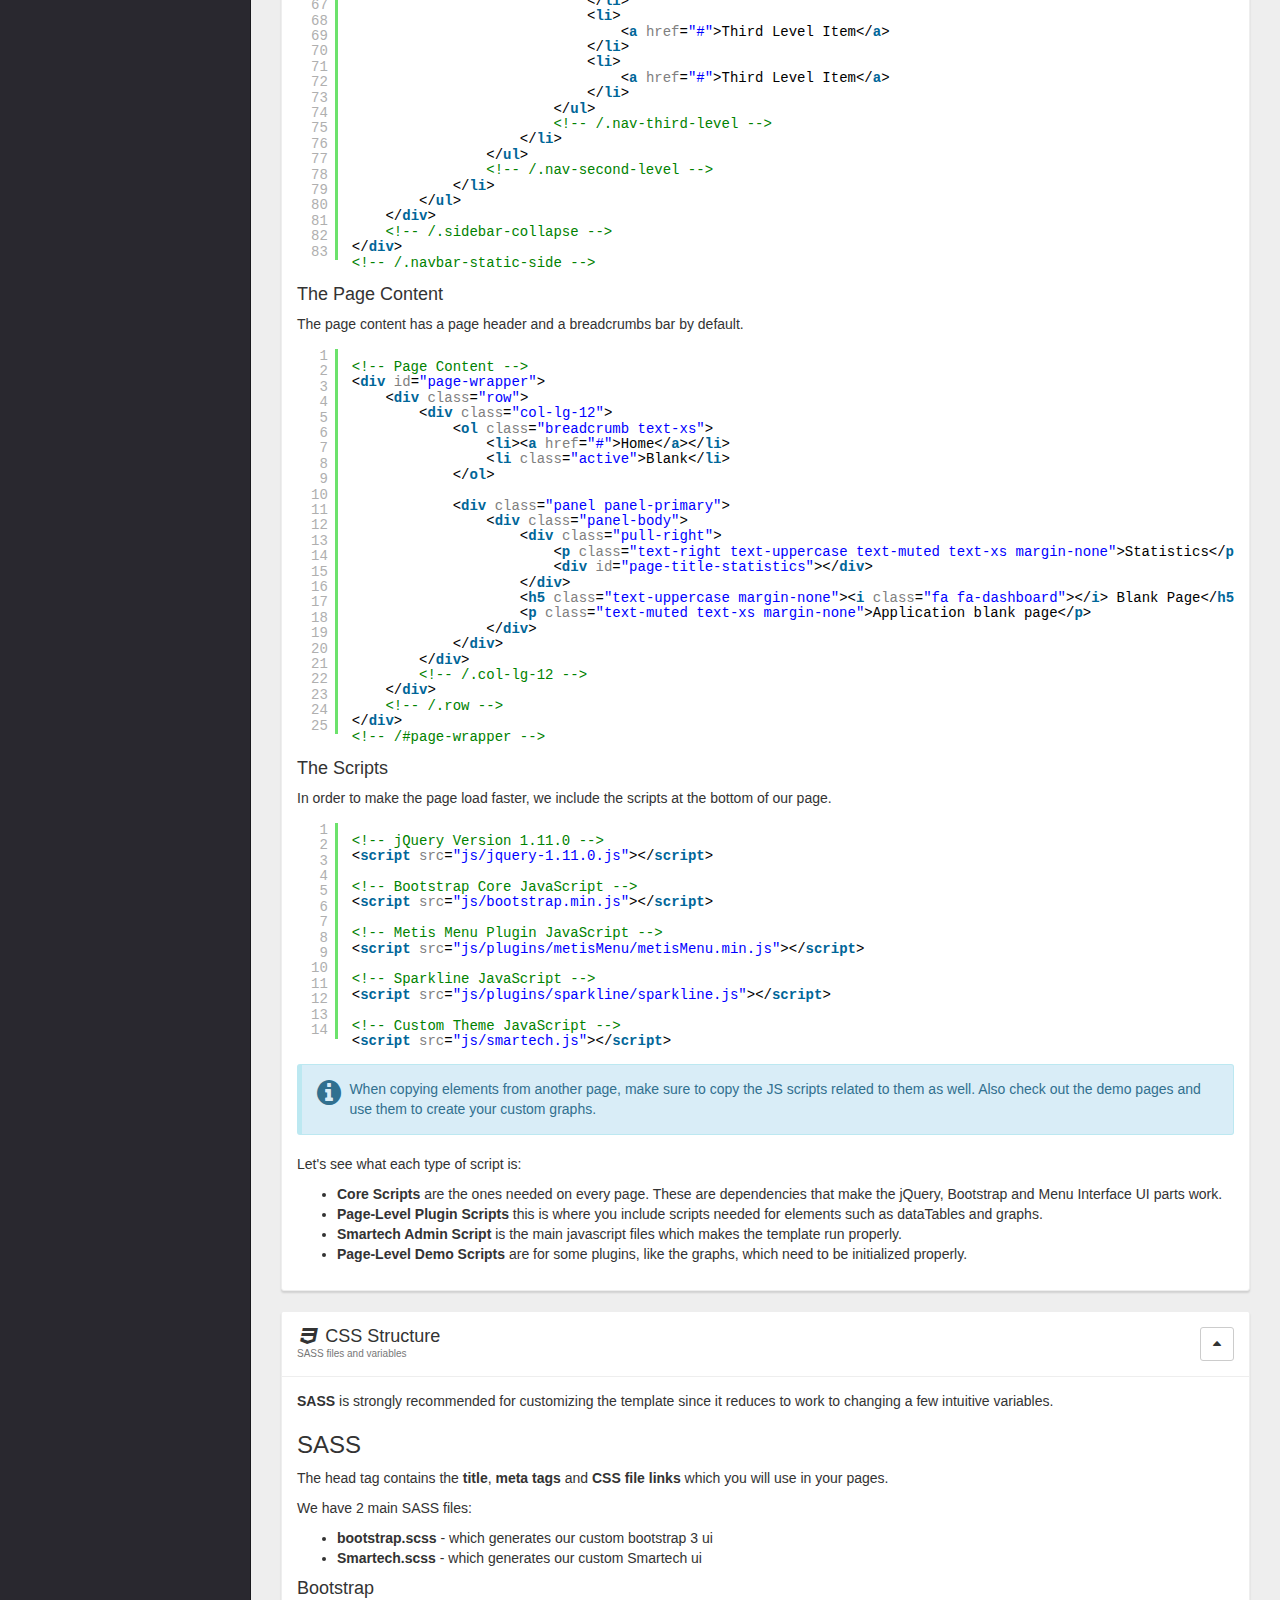
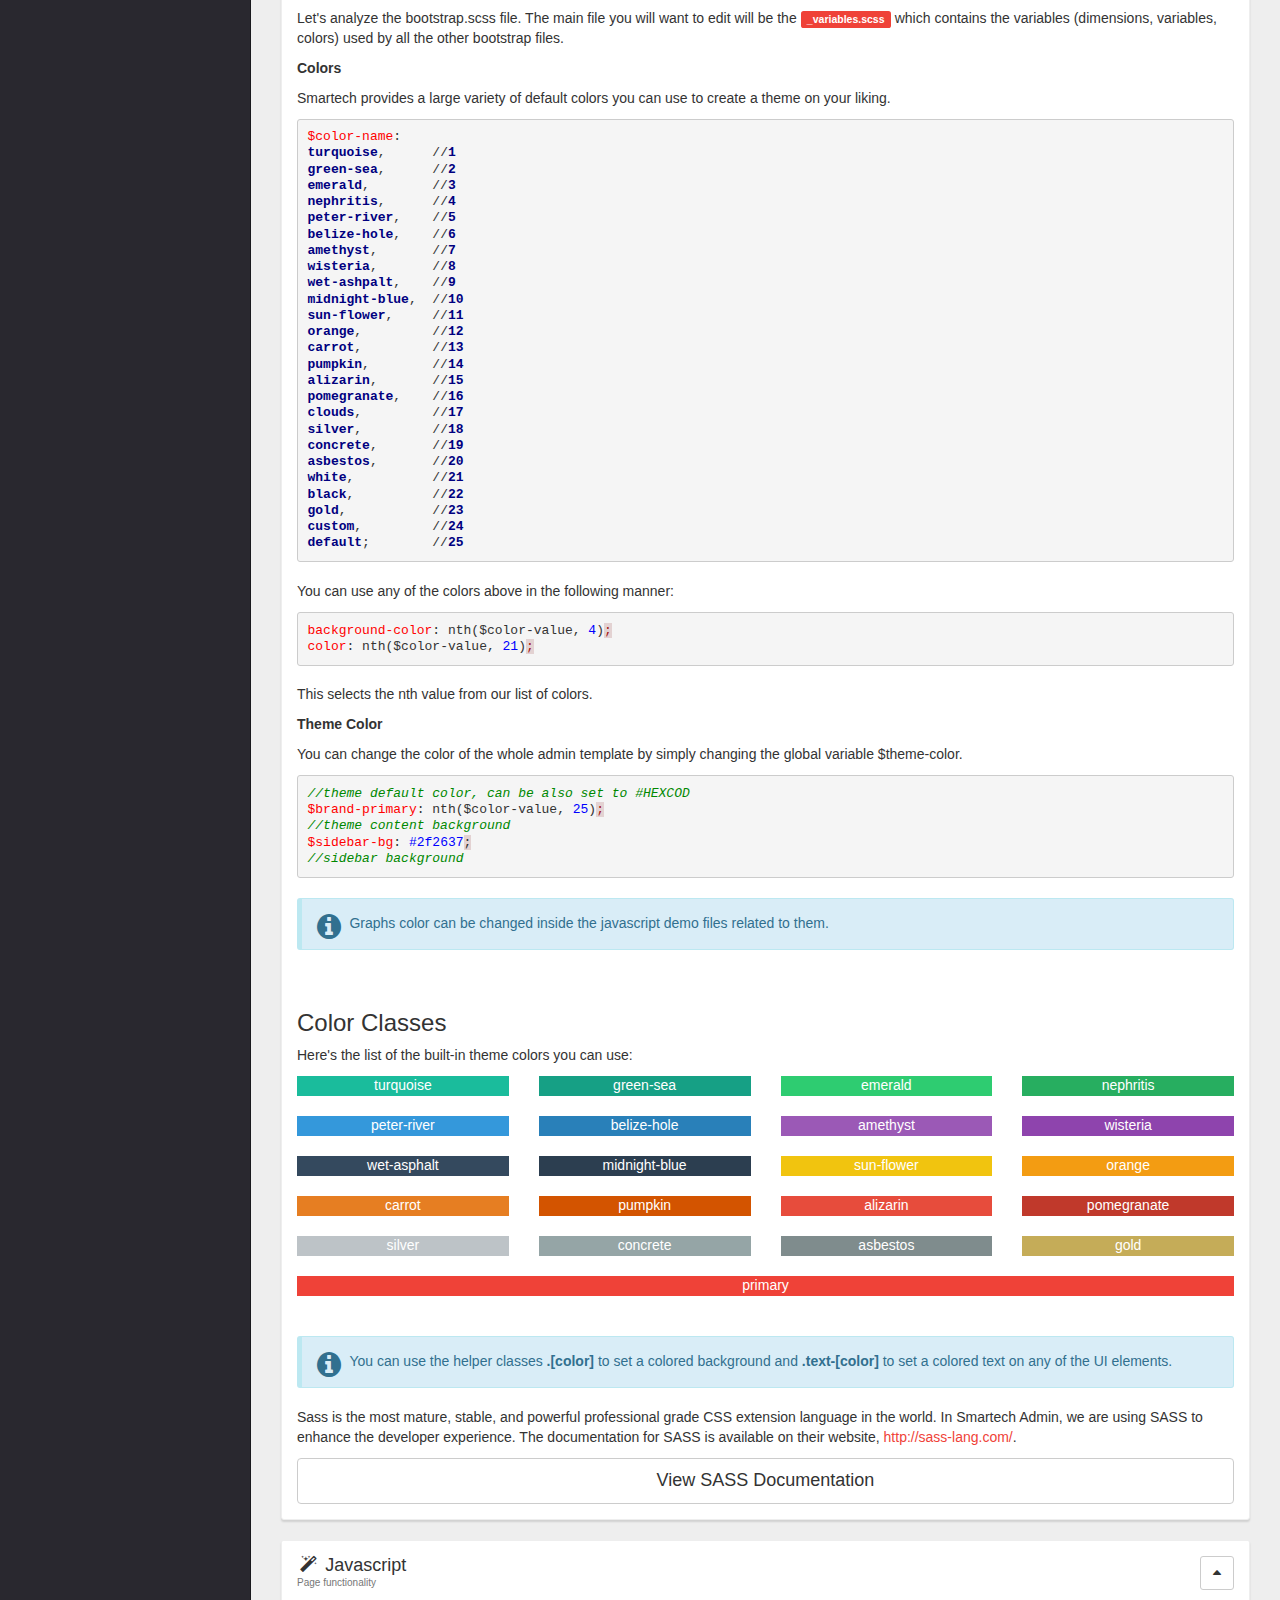
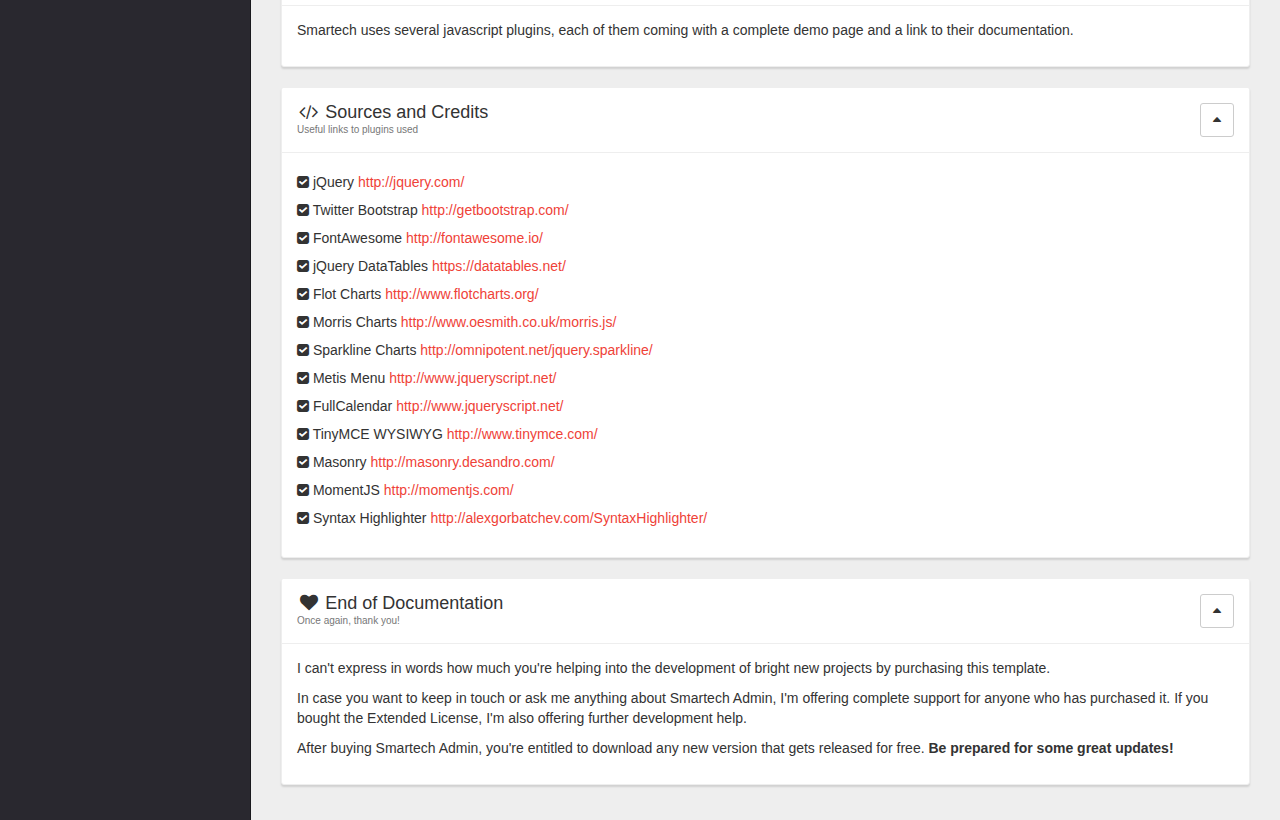
<file: documentation.html>
<!DOCTYPE html>
<html lang="en">

    <head>

        <meta charset="utf-8">
        <meta http-equiv="X-UA-Compatible" content="IE=edge">
        <meta name="viewport" content="width=device-width, initial-scale=1">
        <meta name="description" content="">
        <meta name="author" content="Alex Grozav">

        <title>Smartech - Responsive Admin Template</title>

        <!-- Favicon -->
        <link rel="shortcut icon" href="favicon.ico" type="image/x-icon">
        <link rel="icon" href="favicon.ico" type="image/x-icon">

        <!-- Bootstrap Core CSS -->
        <link href="css/bootstrap.css" rel="stylesheet">

        <!-- MetisMenu CSS -->
        <link href="css/plugins/metisMenu/metisMenu.min.css" rel="stylesheet">

        <!-- Custom CSS -->
        <link href="css/smartech.css" rel="stylesheet">

        <!-- SHCore CSS -->
        <link href="js/plugins/syntaxhighlighter/styles/shCore.css" rel="stylesheet">
        <link href="js/plugins/syntaxhighlighter/styles/shThemeDefault.css" rel="stylesheet">

        <!-- Custom Fonts -->
        <link href="font-awesome/css/font-awesome.min.css" rel="stylesheet" type="text/css">
        
        <!-- Animate CSS -->
        <link href="css/animate.css" rel="stylesheet">
        
        <!-- HTML5 Shim and Respond.js IE8 support of HTML5 elements and media queries -->
        <!-- WARNING: Respond.js doesn't work if you view the page via file:// -->
        <!--[if lt IE 9]>
            <script src="https://oss.maxcdn.com/libs/html5shiv/3.7.0/html5shiv.js"></script>
            <script src="https://oss.maxcdn.com/libs/respond.js/1.4.2/respond.min.js"></script>
        <![endif]-->

    </head>

    <body>

        <div id="wrapper">

            <!-- Navigation -->
            <nav class="navbar navbar-default navbar-static-top" role="navigation" style="margin-bottom: 0">
                <div class="navbar-header">
                    <button type="button" class="navbar-toggle" data-toggle="collapse" data-target=".navbar-collapse">
                        <span class="sr-only">Toggle navigation</span>
                        <span class="icon-bar"></span>
                        <span class="icon-bar"></span>
                        <span class="icon-bar"></span>
                    </button>
                    <a class="sidebar-toggle hidden-xs" href="javascript:void(0);"><i class="fa fa-bars fa-2x"></i></a>
                    <a class="navbar-brand" href="index.html"><img src="img/logo.png" alt="Smartech" /> SMARTECH</a>
                </div>
                <!-- /.navbar-header -->

                <ul class="nav navbar-top-links navbar-right">
                    <li class="dropdown">
                        <a class="dropdown-toggle" data-toggle="dropdown" href="#">
                            <i class="fa fa-envelope fa-fw"></i> <i class="fa fa-caret-down"></i>
                        </a>
                        <ul class="dropdown-menu dropdown-messages">
                            <li>
                                <a href="#">
                                    <div class="media">
                                        <div class="pull-left">
                                            <img class="media-object img-circle" src="img/profile-6.jpg" alt="Message Profile Picture">
                                        </div>
                                        <div class="media-body">
                                            <div>
                                                <strong>John Smith</strong>
                                            </div>
                                            <div class="dropdown-messages-excerpt">Lorem ipsum dolor sit amet, consectetur adipiscing elit. </div>
                                            <span class="dropdown-small pull-right text-muted">
                                                <em>3 hours</em>
                                            </span>
                                        </div>
                                    </div>
                                </a>
                            </li>
                            <li class="divider"></li>
                            <li>
                                <a href="#">
                                    <div class="media">
                                        <div class="pull-left">
                                            <img class="media-object img-circle" src="img/profile-2.jpg" alt="Message Profile Picture">
                                        </div>
                                        <div class="media-body">
                                            <div>
                                                <strong>John Smith</strong>
                                            </div>
                                            <div class="dropdown-messages-excerpt">Lorem ipsum dolor sit amet, consectetur adipiscing elit. </div>
                                            <span class="dropdown-small pull-right text-muted">
                                                <em>Yesterday</em>
                                            </span>
                                        </div>
                                    </div>
                                </a>
                            </li>
                            <li class="divider"></li>
                            <li>
                                <a href="#">
                                    <div class="media">
                                        <div class="pull-left">
                                            <img class="media-object img-circle" src="img/profile-3.jpg" alt="Message Profile Picture">
                                        </div>
                                        <div class="media-body">
                                            <div>
                                                <strong>John Smith</strong>
                                            </div>
                                            <div class="dropdown-messages-excerpt">Lorem ipsum dolor sit amet, consectetur adipiscing elit. </div>
                                            <span class="dropdown-small pull-right text-muted">
                                                <em>Yesterday</em>
                                            </span>
                                        </div>
                                    </div>
                                </a>
                            </li>
                            <li class="divider"></li>
                            <li>
                                <a class="text-center dropdown-button" href="inbox.html">
                                    Read All Messages
                                    <i class="fa fa-angle-right"></i>
                                </a>
                            </li>
                        </ul>
                        <!-- /.dropdown-messages -->
                    </li>
                    <!-- /.dropdown -->
                    <li class="dropdown">
                        <a class="dropdown-toggle" data-toggle="dropdown" href="#">
                            <i class="fa fa-tasks fa-fw"></i> <i class="fa fa-caret-down"></i>
                        </a>
                        <ul class="dropdown-menu dropdown-tasks">
                            <li>
                                <a href="#">
                                    <div>
                                        <p>
                                            <strong>Task 1</strong>
                                            <span class="dropdown-small pull-right text-muted">40% Complete</span>
                                        </p>
                                        <div class="progress progress-sm progress-striped active">
                                            <div class="progress-bar progress-bar-success" role="progressbar" aria-valuenow="40" aria-valuemin="0" aria-valuemax="100" style="width: 40%">
                                                <span class="sr-only">40% Complete (success)</span>
                                            </div>
                                        </div>
                                    </div>
                                </a>
                            </li>
                            <li class="divider"></li>
                            <li>
                                <a href="#">
                                    <div>
                                        <p>
                                            <strong>Task 2</strong>
                                            <span class="dropdown-small pull-right text-muted">20% Complete</span>
                                        </p>
                                        <div class="progress progress-sm progress-striped active">
                                            <div class="progress-bar progress-bar-success" role="progressbar" aria-valuenow="20" aria-valuemin="0" aria-valuemax="100" style="width: 20%">
                                                <span class="sr-only">20% Complete</span>
                                            </div>
                                        </div>
                                    </div>
                                </a>
                            </li>
                            <li class="divider"></li>
                            <li>
                                <a href="#">
                                    <div>
                                        <p>
                                            <strong>Task 3</strong>
                                            <span class="dropdown-small pull-right text-muted">60% Complete</span>
                                        </p>
                                        <div class="progress progress-sm progress-striped active">
                                            <div class="progress-bar progress-bar-success" role="progressbar" aria-valuenow="60" aria-valuemin="0" aria-valuemax="100" style="width: 60%">
                                                <span class="sr-only">60% Complete (warning)</span>
                                            </div>
                                        </div>
                                    </div>
                                </a>
                            </li>
                            <li class="divider"></li>
                            <li>
                                <a href="#">
                                    <div>
                                        <p>
                                            <strong>Task 4</strong>
                                            <span class="dropdown-small pull-right text-muted">80% Complete</span>
                                        </p>
                                        <div class="progress progress-sm progress-striped active">
                                            <div class="progress-bar progress-bar-success" role="progressbar" aria-valuenow="80" aria-valuemin="0" aria-valuemax="100" style="width: 80%">
                                                <span class="sr-only">80% Complete (danger)</span>
                                            </div>
                                        </div>
                                    </div>
                                </a>
                            </li>
                            <li class="divider"></li>
                            <li>
                                <a class="text-center dropdown-button" href="#">
                                    See All Tasks
                                    <i class="fa fa-angle-right"></i>
                                </a>
                            </li>
                        </ul>
                        <!-- /.dropdown-tasks -->
                    </li>
                    <!-- /.dropdown -->
                    <li class="dropdown">
                        <a class="dropdown-toggle" data-toggle="dropdown" href="#">
                            <i class="fa fa-bell fa-fw"></i> <i class="fa fa-caret-down"></i>
                        </a>
                        <ul class="dropdown-menu dropdown-alerts">
                            <li>
                                <a href="#">
                                    <div>
                                        <i class="fa fa-comment fa-fw"></i> New Comment
                                        <span class="dropdown-small pull-right text-muted small">4 minutes ago</span>
                                    </div>
                                </a>
                            </li>
                            <li class="divider"></li>
                            <li>
                                <a href="#">
                                    <div>
                                        <i class="fa fa-twitter fa-fw"></i> 3 New Followers
                                        <span class="dropdown-small pull-right text-muted small">12 minutes ago</span>
                                    </div>
                                </a>
                            </li>
                            <li class="divider"></li>
                            <li>
                                <a href="#">
                                    <div>
                                        <i class="fa fa-envelope fa-fw"></i> Message Sent
                                        <span class="dropdown-small pull-right text-muted small">4 minutes ago</span>
                                    </div>
                                </a>
                            </li>
                            <li class="divider"></li>
                            <li>
                                <a href="#">
                                    <div>
                                        <i class="fa fa-tasks fa-fw"></i> New Task
                                        <span class="dropdown-small pull-right text-muted small">4 minutes ago</span>
                                    </div>
                                </a>
                            </li>
                            <li class="divider"></li>
                            <li>
                                <a href="#">
                                    <div>
                                        <i class="fa fa-upload fa-fw"></i> Server Rebooted
                                        <span class="pull-right text-muted small">4 minutes ago</span>
                                    </div>
                                </a>
                            </li>
                            <li class="divider"></li>
                            <li>
                                <a class="text-center dropdown-button" href="#">
                                    See All Alerts
                                    <i class="fa fa-angle-right"></i>
                                </a>
                            </li>
                        </ul>
                        <!-- /.dropdown-alerts -->
                    </li>
                    <!-- /.dropdown -->
                    <li class="dropdown">
                        <a class="dropdown-toggle" data-toggle="dropdown" href="#">
                            <i class="fa fa-user fa-fw"></i> <i class="fa fa-caret-down"></i>
                        </a>
                        <ul class="dropdown-menu dropdown-user">
                            <li><a href="#"><i class="fa fa-user fa-fw"></i> User Profile</a>
                            </li>
                            <li><a href="#"><i class="fa fa-gear fa-fw"></i> Settings</a>
                            </li>
                            <li class="divider"></li>
                            <li><a href="login.html" class="dropdown-button"><i class="fa fa-sign-out fa-fw"></i> Logout</a>
                            </li>
                        </ul>
                        <!-- /.dropdown-user -->
                    </li>
                    <!-- /.dropdown -->

                    <li>
                        <a id="toggle-right-sidebar" href="#">
                            <i class="fa fa-ellipsis-v fa-fw"></i>
                        </a>
                        <!-- /.dropdown-user -->
                    </li>
                    <!-- /.dropdown -->
                </ul>
                <!-- /.navbar-top-links -->


                <div class="sidebar-right">
                    <div class="sidebar-right-content">
                        <h5 class="sidebar-right-heading sidebar-right-heading-first text-uppercase text-xs">Contacts</h5>

                        <ul class="list-unstyled margin-none">
                            <li class="sidebar-contact-wrapper"> 
                                <a class="sidebar-contact" href="#">
                                    <img src="img/profile-6.jpg" height="20" width="20" class="img-circle pull-right">
                                    <i class="fa fa-circle text-xs text-primary"></i>
                                    Adam Brown
                                </a>
                            </li>
                            <li class="sidebar-contact-wrapper">
                                <a class="sidebar-contact" href="#">
                                    <img src="img/profile-3.jpg" height="20" width="20" class="img-circle pull-right">
                                    <i class="fa fa-circle text-xs text-primary"></i>
                                    Brian Summer
                                </a>
                            </li>
                            <li class="sidebar-contact-wrapper">
                                <a class="sidebar-contact" href="#">
                                    <img src="img/profile-2.jpg" height="20" width="20" class="img-circle pull-right">
                                    <i class="fa fa-circle text-xs text-primary"></i>
                                    Lisa White
                                </a>
                            </li>
                            <li class="sidebar-contact-wrapper">
                                <a class="sidebar-contact" href="#">
                                    <img src="img/profile-4.jpg" height="20" width="20" class="img-circle pull-right">
                                    <i class="fa fa-circle text-xs text-warning"></i>
                                    Jack Doe
                                </a>
                            </li>
                            <li class="sidebar-contact-wrapper">
                                <a class="sidebar-contact" href="#">
                                    <img src="img/profile-5.jpg" height="20" width="20" class="img-circle pull-right">
                                    <i class="fa fa-circle text-xs text-danger"></i>
                                    Danny Links
                                </a>
                            </li>
                            <li class="sidebar-contact-wrapper">
                                <a class="sidebar-contact" href="#">
                                    <img src="img/profile-7.jpg" height="20" width="20" class="img-circle pull-right">
                                    <i class="fa fa-circle text-xs text-muted"></i>
                                    Alice Cooper
                                </a>
                            </li>
                            <li class="sidebar-contact-wrapper">
                                <a class="sidebar-contact" href="#">
                                    <img src="img/profile-8.jpg" height="20" width="20" class="img-circle pull-right">
                                    <i class="fa fa-circle text-xs text-muted"></i>
                                    Alex Vance
                                </a>
                            </li>
                        </ul>

                        <h5 class="sidebar-right-heading text-uppercase text-xs">Unfinished Tasks</h5>
                        <ul class="list-unstyled margin-top">
                            <li>
                                <div>
                                    <p>
                                        <strong>Task 1</strong>
                                        <span class="dropdown-small pull-right text-muted">40% Complete</span>
                                    </p>
                                    <div class="progress progress-xs progress-striped active">
                                        <div class="progress-bar progress-bar-success" role="progressbar" aria-valuenow="40" aria-valuemin="0" aria-valuemax="100" style="width: 40%">
                                            <span class="sr-only">40% Complete (success)</span>
                                        </div>
                                    </div>
                                </div>
                            </li>
                            <li>
                                <div>
                                    <p>
                                        <strong>Task 2</strong>
                                        <span class="dropdown-small pull-right text-muted">20% Complete</span>
                                    </p>
                                    <div class="progress progress-xs progress-striped active">
                                        <div class="progress-bar progress-bar-info" role="progressbar" aria-valuenow="20" aria-valuemin="0" aria-valuemax="100" style="width: 20%">
                                            <span class="sr-only">20% Complete</span>
                                        </div>
                                    </div>
                                </div>
                            </li>
                            <li>
                                <div>
                                    <p>
                                        <strong>Task 3</strong>
                                        <span class="dropdown-small pull-right text-muted">60% Complete</span>
                                    </p>
                                    <div class="progress progress-xs progress-striped active">
                                        <div class="progress-bar progress-bar-warning" role="progressbar" aria-valuenow="60" aria-valuemin="0" aria-valuemax="100" style="width: 60%">
                                            <span class="sr-only">60% Complete (warning)</span>
                                        </div>
                                    </div>
                                </div>
                            </li>
                            <li>
                                <div>
                                    <p>
                                        <strong>Task 4</strong>
                                        <span class="dropdown-small pull-right text-muted">80% Complete</span>
                                    </p>
                                    <div class="progress progress-xs progress-striped active">
                                        <div class="progress-bar progress-bar-danger" role="progressbar" aria-valuenow="80" aria-valuemin="0" aria-valuemax="100" style="width: 80%">
                                            <span class="sr-only">80% Complete (danger)</span>
                                        </div>
                                    </div>
                                </div>
                            </li>
                        </ul>
                        <h5 class="sidebar-right-heading text-uppercase text-xs">Recent Activities</h5>
                        <div>
                            <uL class="list-unstyled">
                                <li class="sidebar-notification">
                                    <a href="#">
                                        <i class="fa fa-comment fa-fw"></i> New Comment
                                    </a>
                                </li>
                                <li class="sidebar-notification">
                                    <a href="#">
                                        <i class="fa fa-twitter fa-fw"></i> 3 New Followers
                                    </a>
                                </li>
                                <li class="sidebar-notification">
                                    <a href="#">
                                        <i class="fa fa-envelope fa-fw"></i> Message Sent
                                    </a>
                                </li>
                                <li class="sidebar-notification">
                                    <a href="#">
                                        <i class="fa fa-tasks fa-fw"></i> New Task
                                    </a>
                                </li>
                                <li class="sidebar-notification">
                                    <a href="#">
                                        <i class="fa fa-upload fa-fw"></i> Server Rebooted
                                    </a>
                                </li>
                                <li class="sidebar-notification">
                                    <a href="#">
                                        <i class="fa fa-warning fa-fw"></i> Server Not Responding
                                    </a>
                                </li>
                                <li class="sidebar-notification">
                                    <a href="#">
                                        <i class="fa fa-shopping-cart fa-fw"></i> New Order Placed
                                    </a>
                                </li>
                                <li class="sidebar-notification">
                                    <a href="#">
                                        <i class="fa fa-money fa-fw"></i> Payment Received
                                    </a>
                                </li>
                            </ul>
                        </div>
                    </div>
                </div>

                <div class="navbar-default sidebar" role="navigation">
                    <div class="sidebar-nav navbar-collapse">
                        <ul class="nav" id="side-menu">
                            <li class="sidebar-profile text-center">
                                <span class="sidebar-profile-picture">
                                    <span class="sidebar-profile-status"></span>
                                    <img src="img/profile.jpg" alt="Profile Picture"/>
                                </span>
                                <h3 class="sidebar-profile-name">JOHN DOE</h3>
                                <p class="sidebar-profile-description">
                                    I am a self-taught, multidisciplinary artist 
                                    with a focus on web design and development.
                                </p>
                                <span class="sidebar-profile-location text-primary"><i class="fa fa-map-marker"></i> London, UK</span>
                            </li>                            
                            <li class="sidebar-search">
                                <a class="sidebar-search-collapse" href="javascript:void(0);">
                                    <span class="sidebar-item-icon fa-stack">
                                        <i class="fa fa-square fa-stack-2x text-primary"></i>
                                        <i class="fa fa-search fa-stack-1x fa-inverse"></i>
                                    </span>
                                    <span class="sidebar-item-title">Dashboard</span>
                                    <span class="sidebar-item-subtitle">Application overview</span>
                                </a>
                                <button class="btn btn-primary btn-xs sidebar-search-button" type="button">
                                    <i class="fa fa-search"></i>
                                </button>
                                <input type="text" class="form-control" placeholder="Search here...">
                                <!-- /input-group -->
                            </li>
                            <li>
                                <a href="index.html">
                                    <span class="sidebar-item-icon fa-stack">
                                        <i class="fa fa-square fa-stack-2x text-primary"></i>
                                        <i class="fa fa-dashboard fa-stack-1x fa-inverse"></i>
                                    </span>
                                    <span class="sidebar-item-title">Dashboard</span>
                                    <span class="sidebar-item-subtitle">Application overview</span>
                                </a>
                            </li>
                            <li>
                                <a href="#">
                                    <span class="sidebar-item-icon fa-stack ">
                                        <i class="fa fa-square fa-stack-2x text-primary"></i>
                                        <i class="fa fa-wrench fa-stack-1x fa-inverse"></i>
                                    </span>
                                    <span class="sidebar-item-arrow fa arrow"></span>
                                    <span class="sidebar-item-title">UI Elements</span>
                                    <span class="sidebar-item-subtitle">Bootstrap and UI features</span>
                                </a>
                                <ul class="nav nav-second-level">
                                    <li>
                                        <a href="panels-wells.html">Panels and Wells</a>
                                    </li>
                                    <li>
                                        <a href="buttons.html">Buttons</a>
                                    </li>
                                    <li>
                                        <a href="notifications.html">Notifications</a>
                                    </li>
                                    <li>
                                        <a href="typography.html">Typography</a>
                                    </li>
                                    <li>
                                        <a href="grid.html">Grid</a>
                                    </li>
                                </ul>
                                <!-- /.nav-second-level -->
                            </li>
                            <li>
                                <a href="#">
                                    <span class="sidebar-item-icon fa-stack ">
                                        <i class="fa fa-square fa-stack-2x text-primary"></i>
                                        <i class="fa fa-envelope fa-stack-1x fa-inverse"></i>
                                    </span>
                                    <span class="sidebar-item-arrow fa arrow"></span>
                                    <span class="sidebar-item-title">Messages</span>
                                    <span class="sidebar-item-subtitle">Email and Chat</span>
                                </a>
                                <ul class="nav nav-second-level">
                                    <li>
                                        <a href="inbox.html">Inbox</a>
                                    </li>
                                    <li>
                                        <a href="compose.html">Compose</a>
                                    </li>
                                    <li>
                                        <a href="chat.html">Chat</a>
                                    </li>
                                    <li>
                                        <a href="inbox-single.html">View Message</a>
                                    </li>
                                </ul>
                                <!-- /.nav-second-level -->
                            </li>
                            <li>
                                <a href="#">
                                    <span class="sidebar-item-icon fa-stack ">
                                        <i class="fa fa-square fa-stack-2x text-primary"></i>
                                        <i class="fa fa-bar-chart-o fa-stack-1x fa-inverse"></i>
                                    </span>
                                    <span class="sidebar-item-arrow fa arrow"></span>
                                    <span class="sidebar-item-title">Charts</span>
                                    <span class="sidebar-item-subtitle">Statistics and reports</span>
                                </a>
                                <ul class="nav nav-second-level">
                                    <li>
                                        <a href="flot.html">Flot Charts</a>
                                    </li>
                                    <li>
                                        <a href="morris.html">Morris.js Charts</a>
                                    </li>
                                </ul>
                                <!-- /.nav-second-level -->
                            </li>
                            <li>
                                <a href="tables.html">
                                    <span class="sidebar-item-icon fa-stack">
                                        <i class="fa fa-square fa-stack-2x text-primary"></i>
                                        <i class="fa fa-table fa-stack-1x fa-inverse"></i>
                                    </span>
                                    <span class="sidebar-item-title">Tables</span>
                                    <span class="sidebar-item-subtitle">Dynamic data tables</span>
                                </a>
                            </li>
                            <li>
                                <a href="forms.html">
                                    <span class="sidebar-item-icon fa-stack">
                                        <i class="fa fa-square fa-stack-2x text-primary"></i>
                                        <i class="fa fa-edit fa-stack-1x fa-inverse"></i>
                                    </span>
                                    <span class="sidebar-item-title">Forms</span>
                                    <span class="sidebar-item-subtitle">User input forms</span>
                                </a>
                            </li>
                            <li>
                                <a href="#">
                                    <span class="sidebar-item-icon fa-stack ">
                                        <i class="fa fa-square fa-stack-2x text-primary"></i>
                                        <i class="fa fa-sitemap fa-stack-1x fa-inverse"></i>
                                    </span>
                                    <span class="sidebar-item-arrow fa arrow"></span>
                                    <span class="sidebar-item-title">Dropdown</span>
                                    <span class="sidebar-item-subtitle">Lorem ipsum dolor sit</span>
                                </a>
                                <ul class="nav nav-second-level">
                                    <li>
                                        <a href="#">Second Level Item</a>
                                    </li>
                                    <li>
                                        <a href="#">Second Level Item</a>
                                    </li>
                                    <li>
                                        <a href="#">Third Level <span class="fa arrow"></span></a>
                                        <ul class="nav nav-third-level">
                                            <li>
                                                <a href="#">Third Level Item</a>
                                            </li>
                                            <li>
                                                <a href="#">Third Level Item</a>
                                            </li>
                                            <li>
                                                <a href="#">Third Level Item</a>
                                            </li>
                                            <li>
                                                <a href="#">Third Level Item</a>
                                            </li>
                                        </ul>
                                        <!-- /.nav-third-level -->
                                    </li>
                                </ul>
                                <!-- /.nav-second-level -->
                            </li>
                            <li>
                                <a class="active"  href="#">
                                    <span class="sidebar-item-icon fa-stack">
                                        <i class="fa fa-square fa-stack-2x text-primary"></i>
                                        <i class="fa fa-file-text-o fa-stack-1x fa-inverse"></i>
                                    </span>
                                    <span class="sidebar-item-arrow fa arrow"></span>
                                    <span class="sidebar-item-title">Sample Pages</span>
                                    <span class="sidebar-item-subtitle">Useful standard pages</span>
                                </a>
                                <ul class="nav nav-second-level">
                                    <li>
                                        <a class="active"  href="blank.html">Blank Page</a>
                                    </li>
                                    <li>
                                        <a href="login.html">Login Page</a>
                                    </li>
                                    <li>
                                        <a href="timeline.html">Timeline</a>
                                    </li>
                                    <li>
                                        <a href="fullcalendar.html">Calendar</a>
                                    </li>
                                    <li>
                                        <a href="wysiwyg.html">WYSIWYG</a>
                                    </li>
                                </ul>
                                <!-- /.nav-second-level -->
                            </li>
                        </ul>
                    </div>
                    <!-- /.sidebar-collapse -->
                </div>
                <!-- /.navbar-static-side -->
            </nav>
            <!-- Page Content -->
            <div id="page-wrapper">
                <div class="row">
                    <div class="col-lg-12">
                        <ol class="breadcrumb text-xs">
                            <li><a href="#">Home</a></li>
                            <li class="active">Documentation</li>
                        </ol>

                        <div class="panel panel-primary">
                            <div class="panel-body">
                                <div class="pull-right">
                                    <p class="text-right text-uppercase text-muted text-xs margin-none">Statistics</p>
                                    <div id="page-title-statistics"></div>
                                </div>
                                <h5 class="text-uppercase margin-none"><i class="fa fa-book"></i> Documentation</h5>
                                <p class="text-muted text-xs margin-none">Application documentation page</p>
                            </div>
                        </div>
                    </div>
                    <!-- /.col-lg-12 -->
                </div>
                <!-- /.row -->

                <div class="row">
                    <div class="col-md-6">
                        <div class="panel panel-default">
                            <div class="panel-heading">
                                <div class="pull-right">
                                    <div class="btn-group">
                                        <button type="button" class="btn btn-default panel-collapse">
                                            <i class="fa fa-caret-up"></i>
                                        </button>
                                    </div>
                                </div>
                                <h4 class="margin-none">
                                    <i class="fa fa-exclamation-circle fa-fw"></i> Intro
                                </h4>
                                <p class="margin-none text-xs text-muted">Thank you!</p>
                            </div>
                            <div class="panel-body">
                                <h3 style="margin-top:0;">Smartech</h3>
                                <p>
                                    <strong>Smartech</strong> by Grozav is a flat design approach towards Admin Dashboards. Intuitive, cutting-edge, clean and easy to use and customize, as every Application UI should be. <br>
                                </p>
                                <p>
                                    Smartech has a sleek, clean and intuitive elegant design which makes your next project look so awesome you'll simply love logging in.<br> 
                                </p>
                                <br>
                                <h4>The interface</h4>
                                <p>
                                    It also has a great collection of plugins and UI components and works seamlessly on all major web browsers, tablets and phones.<br>
                                </p>
                                <p>
                                    The SASS files are included, therefore you have unlimited color possibilities and customization options, by changing simple variables.
                                </p>
                                <br>
                                <h4>Updates</h4>
                                <p>
                                    We've worked a lot to make Smartech a useful tool for everyone. We are keen to release continuous long term updates and dozens of new features will be coming soon in the future releases.
                                </p>
                                <p>
                                    Once you have purchased Smartech, you will be entitled to free download of all future updates. Enjoy using Smartech and stay tuned for future updates!
                                </p>
                            </div>
                        </div>
                    </div>
                    <div class="col-md-6">
                        <div class="panel panel-default">
                            <div class="panel-heading">
                                <div class="pull-right">
                                    <div class="btn-group">
                                        <button type="button" class="btn btn-default panel-collapse">
                                            <i class="fa fa-caret-up"></i>
                                        </button>
                                    </div>
                                </div>
                                <h4 class="margin-none">
                                    <i class="fa fa-phone-square fa-fw"></i> Contact
                                </h4>
                                <p class="margin-none text-xs text-muted">Email and website</p>
                            </div>
                            <div class="panel-body">
                                <p><b>Created:</b> 2014/08/06</p>
                                <p><b>Author:</b> Grozav <a href="http://grozav.com" target="_blank">http://grozav.com</a></p>
                                <p><b>Email:</b> <a href="mailto:alex@grozav.com">alex@grozav.com</a></p>
                            </div>
                        </div>
                        <div class="panel panel-default">
                            <div class="panel-heading">
                                <div class="pull-right">
                                    <div class="btn-group">
                                        <button type="button" class="btn btn-default panel-collapse">
                                            <i class="fa fa-caret-up"></i>
                                        </button>
                                    </div>
                                </div>
                                <h4 class="margin-none">
                                    <i class="fa fa-list fa-fw"></i> Table of Contents
                                </h4>
                                <p class="margin-none text-xs text-muted">What the documentation contains</p>
                            </div>
                            <div class="panel-body">
                                <ol id="table">
                                    <li><a href="#htmlstructure">HTML Structure</a></li>
                                    <li><a href="#cssstructure">CSS Structure</a></li>
                                    <li><a href="#javascript">Javascript</a></li>
                                    <li><a href="#sourcesandcredits">Sources and Credits</a></li>
                                    <li><a href="#endofdocumentation">End of Documentation</a></li>
                                </ol>
                            </div>
                        </div>
                    </div>
                </div>

                <div class="row">
                    <div class="col-md-12">
                        <div class="panel panel-default" id="htmlstructure">
                            <div class="panel-heading">
                                <div class="pull-right">
                                    <div class="btn-group">
                                        <button type="button" class="btn btn-default panel-collapse">
                                            <i class="fa fa-caret-up"></i>
                                        </button>
                                    </div>
                                </div>
                                <h4 class="margin-none">
                                    <i class="fa fa-th fa-fw"></i> HTML Structure
                                </h4>
                                <p class="margin-none text-xs text-muted">How the page is built</p>
                            </div>
                            <div class="panel-body">

                                <p>
                                    <strong>Smartech</strong> has a very well commented and intuitive HTML5 markup which can be easily customized. Comments and text here will explain better what you need to use in order to make a new design. Here's the basic markup for a page:
                                </p>

                                <h4>The Head</h4>
                                <p>The head tag contains the <strong>title</strong>, <strong>meta tags</strong> and <strong>CSS links</strong> which you will use in your pages.</p>

                                <pre class="brush: xml">
    &lt;head&gt;

        &lt;meta charset=&quot;utf-8&quot;&gt;
        &lt;meta http-equiv=&quot;X-UA-Compatible&quot; content=&quot;IE=edge&quot;&gt;
        &lt;meta name=&quot;viewport&quot; content=&quot;width=device-width, initial-scale=1&quot;&gt;
        &lt;meta name=&quot;description&quot; content=&quot;&quot;&gt;
        &lt;meta name=&quot;author&quot; content=&quot;Alex Grozav&quot;&gt;

        &lt;title&gt;Smartech - Responsive Admin Template&lt;/title&gt;
        
        &lt;!-- Favicon --&gt;
        &lt;link rel=&quot;shortcut icon&quot; href=&quot;favicon.ico&quot; type=&quot;image/x-icon&quot;&gt;
        &lt;link rel=&quot;icon&quot; href=&quot;favicon.ico&quot; type=&quot;image/x-icon&quot;&gt;
        
        &lt;!-- Bootstrap Core CSS --&gt;
        &lt;link href=&quot;css/bootstrap.css&quot; rel=&quot;stylesheet&quot;&gt;

        &lt;!-- MetisMenu CSS --&gt;
        &lt;link href=&quot;css/plugins/metisMenu/metisMenu.min.css&quot; rel=&quot;stylesheet&quot;&gt;

        &lt;!-- Custom CSS --&gt;
        &lt;link href=&quot;css/smartech.css&quot; rel=&quot;stylesheet&quot;&gt;

        &lt;!-- Custom Fonts --&gt;
        &lt;link href=&quot;font-awesome/css/font-awesome.min.css&quot; rel=&quot;stylesheet&quot; type=&quot;text/css&quot;&gt;

        &lt;!-- HTML5 Shim and Respond.js IE8 support of HTML5 elements and media queries --&gt;
        &lt;!-- WARNING: Respond.js doesn't work if you view the page via file:// --&gt;
        &lt;!--[if lt IE 9]&gt;
            &lt;script src=&quot;https://oss.maxcdn.com/libs/html5shiv/3.7.0/html5shiv.js&quot;&gt;&lt;/script&gt;
            &lt;script src=&quot;https://oss.maxcdn.com/libs/respond.js/1.4.2/respond.min.js&quot;&gt;&lt;/script&gt;
        &lt;![endif]--&gt;

    &lt;/head&gt;
                                </pre>

                                <p class="alert alert-info">
                                    <i class="fa fa-info-circle fa-2x pull-left"></i>
                                    When copying elements from another page, make sure to copy the CSS file links related to them as well.
                                </p>

                                <p>As you can see, pages contain 3 types of css files:  <strong>Core CSS, Page-level Plugin CSS and Smartech Admin CSS</strong>.</p>

                                <ul>
                                    <li>The Core CSS is the Bootstrap and FontAwesome CSS files which are the dependencies of the CSS classes we use in our markup.</li>
                                    <li>The Page-level Plugin CSS are the files you need in order to make the plugins used look the way they're supposed to. </li>
                                    <li>The Smartech Admin CSS is a CSS file which contains custom styling elements specific to Smartech Admin.</li>
                                </ul>  


                                <h4>The Body</h4>
                                <p>The body tag contains all of our <strong>HTML elements</strong> and <strong>scripts</strong> which you will see in your pages.</p>

                                <pre class="brush: xml">                         
&lt;body&gt;
    &lt;div id=&quot;wrapper&quot;&gt;
    &lt;/div&gt;
&lt;/body&gt;
                                </pre>

                                <h4>The Nav</h4>
                                <p>
                                    The nav element contains 3 parts: a top navbar, a left sidebar and a right sidebar.
                                </p>
                                <pre class="brush: xml">
        &lt;!-- Navigation --&gt;
        &lt;nav class=&quot;navbar navbar-default navbar-static-top&quot; role=&quot;navigation&quot; style=&quot;margin-bottom: 0&quot;&gt;
        &lt;/nav&gt;
                                </pre>

                                <h4>The Top Navbar</h4>
                                <p>
                                    The top navbar contains the header element (logo and branding) and the notification dropdown menus.
                                </p>

                                <pre class="brush: xml">
            &lt;div class=&quot;navbar-header&quot;&gt;
                &lt;button type=&quot;button&quot; class=&quot;navbar-toggle&quot; data-toggle=&quot;collapse&quot; data-target=&quot;.navbar-collapse&quot;&gt;
                    &lt;span class=&quot;sr-only&quot;&gt;Toggle navigation&lt;/span&gt;
                    &lt;span class=&quot;icon-bar&quot;&gt;&lt;/span&gt;
                    &lt;span class=&quot;icon-bar&quot;&gt;&lt;/span&gt;
                    &lt;span class=&quot;icon-bar&quot;&gt;&lt;/span&gt;
                &lt;/button&gt;
                &lt;a class=&quot;sidebar-toggle hidden-xs&quot; href=&quot;javascript:void(0);&quot;&gt;&lt;i class=&quot;fa fa-bars fa-2x&quot;&gt;&lt;/i&gt;&lt;/a&gt;
                &lt;a class=&quot;navbar-brand&quot; href=&quot;index.html&quot;&gt;&lt;img src=&quot;img/logo.png&quot; alt=&quot;Smartech&quot; /&gt; Smartech&lt;/a&gt;
            &lt;/div&gt;
            &lt;!-- /.navbar-header --&gt;

            &lt;ul class=&quot;nav navbar-top-links navbar-right&quot;&gt;
                &lt;li class=&quot;dropdown&quot;&gt;
                    &lt;a class=&quot;dropdown-toggle&quot; data-toggle=&quot;dropdown&quot; href=&quot;#&quot;&gt;
                        &lt;i class=&quot;fa fa-envelope fa-fw&quot;&gt;&lt;/i&gt; &lt;i class=&quot;fa fa-caret-down&quot;&gt;&lt;/i&gt;
                    &lt;/a&gt;
                    &lt;ul class=&quot;dropdown-menu dropdown-messages&quot;&gt;
                        &lt;li&gt;
                            &lt;a href=&quot;#&quot;&gt;
                                &lt;div class=&quot;media&quot;&gt;
                                    &lt;div class=&quot;pull-left&quot;&gt;
                                        &lt;img class=&quot;media-object img-circle&quot; src=&quot;img/profile-6.jpg&quot; alt=&quot;Message Profile Picture&quot;&gt;
                                    &lt;/div&gt;
                                    &lt;div class=&quot;media-body&quot;&gt;
                                        &lt;div&gt;
                                            &lt;strong&gt;John Smith&lt;/strong&gt;
                                        &lt;/div&gt;
                                        &lt;div class=&quot;dropdown-messages-excerpt&quot;&gt;Lorem ipsum dolor sit amet, consectetur adipiscing elit. &lt;/div&gt;
                                        &lt;span class=&quot;dropdown-small pull-right text-muted&quot;&gt;
                                            &lt;em&gt;3 hours&lt;/em&gt;
                                        &lt;/span&gt;
                                    &lt;/div&gt;
                                &lt;/div&gt;
                            &lt;/a&gt;
                        &lt;/li&gt;
                        &lt;li class=&quot;divider&quot;&gt;&lt;/li&gt;
                        &lt;li&gt;
                            &lt;a href=&quot;#&quot;&gt;
                                &lt;div class=&quot;media&quot;&gt;
                                    &lt;div class=&quot;pull-left&quot;&gt;
                                        &lt;img class=&quot;media-object img-circle&quot; src=&quot;img/profile-2.jpg&quot; alt=&quot;Message Profile Picture&quot;&gt;
                                    &lt;/div&gt;
                                    &lt;div class=&quot;media-body&quot;&gt;
                                        &lt;div&gt;
                                            &lt;strong&gt;John Smith&lt;/strong&gt;
                                        &lt;/div&gt;
                                        &lt;div class=&quot;dropdown-messages-excerpt&quot;&gt;Lorem ipsum dolor sit amet, consectetur adipiscing elit. &lt;/div&gt;
                                        &lt;span class=&quot;dropdown-small pull-right text-muted&quot;&gt;
                                            &lt;em&gt;Yesterday&lt;/em&gt;
                                        &lt;/span&gt;
                                    &lt;/div&gt;
                                &lt;/div&gt;
                            &lt;/a&gt;
                        &lt;/li&gt;
                        &lt;li class=&quot;divider&quot;&gt;&lt;/li&gt;
                        &lt;li&gt;
                            &lt;a href=&quot;#&quot;&gt;
                                &lt;div class=&quot;media&quot;&gt;
                                    &lt;div class=&quot;pull-left&quot;&gt;
                                        &lt;img class=&quot;media-object img-circle&quot; src=&quot;img/profile-3.jpg&quot; alt=&quot;Message Profile Picture&quot;&gt;
                                    &lt;/div&gt;
                                    &lt;div class=&quot;media-body&quot;&gt;
                                        &lt;div&gt;
                                            &lt;strong&gt;John Smith&lt;/strong&gt;
                                        &lt;/div&gt;
                                        &lt;div class=&quot;dropdown-messages-excerpt&quot;&gt;Lorem ipsum dolor sit amet, consectetur adipiscing elit. &lt;/div&gt;
                                        &lt;span class=&quot;dropdown-small pull-right text-muted&quot;&gt;
                                            &lt;em&gt;Yesterday&lt;/em&gt;
                                        &lt;/span&gt;
                                    &lt;/div&gt;
                                &lt;/div&gt;
                            &lt;/a&gt;
                        &lt;/li&gt;
                        &lt;li class=&quot;divider&quot;&gt;&lt;/li&gt;
                        &lt;li&gt;
                            &lt;a class=&quot;text-center dropdown-button&quot; href=&quot;inbox.html&quot;&gt;
                                Read All Messages
                                &lt;i class=&quot;fa fa-angle-right&quot;&gt;&lt;/i&gt;
                            &lt;/a&gt;
                        &lt;/li&gt;
                    &lt;/ul&gt;
                    &lt;!-- /.dropdown-messages --&gt;
                &lt;/li&gt;
                &lt;!-- /.dropdown --&gt;
                &lt;li class=&quot;dropdown&quot;&gt;
                    &lt;a class=&quot;dropdown-toggle&quot; data-toggle=&quot;dropdown&quot; href=&quot;#&quot;&gt;
                        &lt;i class=&quot;fa fa-tasks fa-fw&quot;&gt;&lt;/i&gt; &lt;i class=&quot;fa fa-caret-down&quot;&gt;&lt;/i&gt;
                    &lt;/a&gt;
                    &lt;ul class=&quot;dropdown-menu dropdown-tasks&quot;&gt;
                        &lt;li&gt;
                            &lt;a href=&quot;#&quot;&gt;
                                &lt;div&gt;
                                    &lt;p&gt;
                                        &lt;strong&gt;Task 1&lt;/strong&gt;
                                        &lt;span class=&quot;dropdown-small pull-right text-muted&quot;&gt;40% Complete&lt;/span&gt;
                                    &lt;/p&gt;
                                    &lt;div class=&quot;progress progress-sm progress-striped active&quot;&gt;
                                        &lt;div class=&quot;progress-bar progress-bar-success&quot; role=&quot;progressbar&quot; aria-valuenow=&quot;40&quot; aria-valuemin=&quot;0&quot; aria-valuemax=&quot;100&quot; style=&quot;width: 40%&quot;&gt;
                                            &lt;span class=&quot;sr-only&quot;&gt;40% Complete (success)&lt;/span&gt;
                                        &lt;/div&gt;
                                    &lt;/div&gt;
                                &lt;/div&gt;
                            &lt;/a&gt;
                        &lt;/li&gt;
                        &lt;li class=&quot;divider&quot;&gt;&lt;/li&gt;
                        &lt;li&gt;
                            &lt;a href=&quot;#&quot;&gt;
                                &lt;div&gt;
                                    &lt;p&gt;
                                        &lt;strong&gt;Task 2&lt;/strong&gt;
                                        &lt;span class=&quot;dropdown-small pull-right text-muted&quot;&gt;20% Complete&lt;/span&gt;
                                    &lt;/p&gt;
                                    &lt;div class=&quot;progress progress-sm progress-striped active&quot;&gt;
                                        &lt;div class=&quot;progress-bar progress-bar-success&quot; role=&quot;progressbar&quot; aria-valuenow=&quot;20&quot; aria-valuemin=&quot;0&quot; aria-valuemax=&quot;100&quot; style=&quot;width: 20%&quot;&gt;
                                            &lt;span class=&quot;sr-only&quot;&gt;20% Complete&lt;/span&gt;
                                        &lt;/div&gt;
                                    &lt;/div&gt;
                                &lt;/div&gt;
                            &lt;/a&gt;
                        &lt;/li&gt;
                        &lt;li class=&quot;divider&quot;&gt;&lt;/li&gt;
                        &lt;li&gt;
                            &lt;a href=&quot;#&quot;&gt;
                                &lt;div&gt;
                                    &lt;p&gt;
                                        &lt;strong&gt;Task 3&lt;/strong&gt;
                                        &lt;span class=&quot;dropdown-small pull-right text-muted&quot;&gt;60% Complete&lt;/span&gt;
                                    &lt;/p&gt;
                                    &lt;div class=&quot;progress progress-sm progress-striped active&quot;&gt;
                                        &lt;div class=&quot;progress-bar progress-bar-success&quot; role=&quot;progressbar&quot; aria-valuenow=&quot;60&quot; aria-valuemin=&quot;0&quot; aria-valuemax=&quot;100&quot; style=&quot;width: 60%&quot;&gt;
                                            &lt;span class=&quot;sr-only&quot;&gt;60% Complete (warning)&lt;/span&gt;
                                        &lt;/div&gt;
                                    &lt;/div&gt;
                                &lt;/div&gt;
                            &lt;/a&gt;
                        &lt;/li&gt;
                        &lt;li class=&quot;divider&quot;&gt;&lt;/li&gt;
                        &lt;li&gt;
                            &lt;a href=&quot;#&quot;&gt;
                                &lt;div&gt;
                                    &lt;p&gt;
                                        &lt;strong&gt;Task 4&lt;/strong&gt;
                                        &lt;span class=&quot;dropdown-small pull-right text-muted&quot;&gt;80% Complete&lt;/span&gt;
                                    &lt;/p&gt;
                                    &lt;div class=&quot;progress progress-sm progress-striped active&quot;&gt;
                                        &lt;div class=&quot;progress-bar progress-bar-success&quot; role=&quot;progressbar&quot; aria-valuenow=&quot;80&quot; aria-valuemin=&quot;0&quot; aria-valuemax=&quot;100&quot; style=&quot;width: 80%&quot;&gt;
                                            &lt;span class=&quot;sr-only&quot;&gt;80% Complete (danger)&lt;/span&gt;
                                        &lt;/div&gt;
                                    &lt;/div&gt;
                                &lt;/div&gt;
                            &lt;/a&gt;
                        &lt;/li&gt;
                        &lt;li class=&quot;divider&quot;&gt;&lt;/li&gt;
                        &lt;li&gt;
                            &lt;a class=&quot;text-center dropdown-button&quot; href=&quot;#&quot;&gt;
                                See All Tasks
                                &lt;i class=&quot;fa fa-angle-right&quot;&gt;&lt;/i&gt;
                            &lt;/a&gt;
                        &lt;/li&gt;
                    &lt;/ul&gt;
                    &lt;!-- /.dropdown-tasks --&gt;
                &lt;/li&gt;
                &lt;!-- /.dropdown --&gt;
                &lt;li class=&quot;dropdown&quot;&gt;
                    &lt;a class=&quot;dropdown-toggle&quot; data-toggle=&quot;dropdown&quot; href=&quot;#&quot;&gt;
                        &lt;i class=&quot;fa fa-bell fa-fw&quot;&gt;&lt;/i&gt; &lt;i class=&quot;fa fa-caret-down&quot;&gt;&lt;/i&gt;
                    &lt;/a&gt;
                    &lt;ul class=&quot;dropdown-menu dropdown-alerts&quot;&gt;
                        &lt;li&gt;
                            &lt;a href=&quot;#&quot;&gt;
                                &lt;div&gt;
                                    &lt;i class=&quot;fa fa-comment fa-fw&quot;&gt;&lt;/i&gt; New Comment
                                    &lt;span class=&quot;dropdown-small pull-right text-muted small&quot;&gt;4 minutes ago&lt;/span&gt;
                                &lt;/div&gt;
                            &lt;/a&gt;
                        &lt;/li&gt;
                        &lt;li class=&quot;divider&quot;&gt;&lt;/li&gt;
                        &lt;li&gt;
                            &lt;a href=&quot;#&quot;&gt;
                                &lt;div&gt;
                                    &lt;i class=&quot;fa fa-twitter fa-fw&quot;&gt;&lt;/i&gt; 3 New Followers
                                    &lt;span class=&quot;dropdown-small pull-right text-muted small&quot;&gt;12 minutes ago&lt;/span&gt;
                                &lt;/div&gt;
                            &lt;/a&gt;
                        &lt;/li&gt;
                        &lt;li class=&quot;divider&quot;&gt;&lt;/li&gt;
                        &lt;li&gt;
                            &lt;a href=&quot;#&quot;&gt;
                                &lt;div&gt;
                                    &lt;i class=&quot;fa fa-envelope fa-fw&quot;&gt;&lt;/i&gt; Message Sent
                                    &lt;span class=&quot;dropdown-small pull-right text-muted small&quot;&gt;4 minutes ago&lt;/span&gt;
                                &lt;/div&gt;
                            &lt;/a&gt;
                        &lt;/li&gt;
                        &lt;li class=&quot;divider&quot;&gt;&lt;/li&gt;
                        &lt;li&gt;
                            &lt;a href=&quot;#&quot;&gt;
                                &lt;div&gt;
                                    &lt;i class=&quot;fa fa-tasks fa-fw&quot;&gt;&lt;/i&gt; New Task
                                    &lt;span class=&quot;dropdown-small pull-right text-muted small&quot;&gt;4 minutes ago&lt;/span&gt;
                                &lt;/div&gt;
                            &lt;/a&gt;
                        &lt;/li&gt;
                        &lt;li class=&quot;divider&quot;&gt;&lt;/li&gt;
                        &lt;li&gt;
                            &lt;a href=&quot;#&quot;&gt;
                                &lt;div&gt;
                                    &lt;i class=&quot;fa fa-upload fa-fw&quot;&gt;&lt;/i&gt; Server Rebooted
                                    &lt;span class=&quot;pull-right text-muted small&quot;&gt;4 minutes ago&lt;/span&gt;
                                &lt;/div&gt;
                            &lt;/a&gt;
                        &lt;/li&gt;
                        &lt;li class=&quot;divider&quot;&gt;&lt;/li&gt;
                        &lt;li&gt;
                            &lt;a class=&quot;text-center dropdown-button&quot; href=&quot;#&quot;&gt;
                                See All Alerts
                                &lt;i class=&quot;fa fa-angle-right&quot;&gt;&lt;/i&gt;
                            &lt;/a&gt;
                        &lt;/li&gt;
                    &lt;/ul&gt;
                    &lt;!-- /.dropdown-alerts --&gt;
                &lt;/li&gt;
                &lt;!-- /.dropdown --&gt;
                &lt;li class=&quot;dropdown&quot;&gt;
                    &lt;a class=&quot;dropdown-toggle&quot; data-toggle=&quot;dropdown&quot; href=&quot;#&quot;&gt;
                        &lt;i class=&quot;fa fa-user fa-fw&quot;&gt;&lt;/i&gt; &lt;i class=&quot;fa fa-caret-down&quot;&gt;&lt;/i&gt;
                    &lt;/a&gt;
                    &lt;ul class=&quot;dropdown-menu dropdown-user&quot;&gt;
                        &lt;li&gt;&lt;a href=&quot;#&quot;&gt;&lt;i class=&quot;fa fa-user fa-fw&quot;&gt;&lt;/i&gt; User Profile&lt;/a&gt;
                        &lt;/li&gt;
                        &lt;li&gt;&lt;a href=&quot;#&quot;&gt;&lt;i class=&quot;fa fa-gear fa-fw&quot;&gt;&lt;/i&gt; Settings&lt;/a&gt;
                        &lt;/li&gt;
                        &lt;li class=&quot;divider&quot;&gt;&lt;/li&gt;
                        &lt;li&gt;&lt;a href=&quot;login.html&quot; class=&quot;dropdown-button&quot;&gt;&lt;i class=&quot;fa fa-sign-out fa-fw&quot;&gt;&lt;/i&gt; Logout&lt;/a&gt;
                        &lt;/li&gt;
                    &lt;/ul&gt;
                    &lt;!-- /.dropdown-user --&gt;
                &lt;/li&gt;
                &lt;!-- /.dropdown --&gt;

                &lt;li&gt;
                    &lt;a id=&quot;toggle-right-sidebar&quot; href=&quot;#&quot;&gt;
                        &lt;i class=&quot;fa fa-ellipsis-v fa-fw&quot;&gt;&lt;/i&gt;
                    &lt;/a&gt;
                    &lt;!-- /.dropdown-user --&gt;
                &lt;/li&gt;
                &lt;!-- /.dropdown --&gt;
            &lt;/ul&gt;
            &lt;!-- /.navbar-top-links --&gt;

                                </pre>

                                <h4>The Right Sidebar</h4>
                                <p>
                                    The right sidebar can be toggled from the <i class="fa fa-ellipsis-v"></i> button in the top navbar. It contains a short overview of the application.
                                </p>

                                <pre class="brush: xml">
            &lt;div class=&quot;sidebar-right&quot;&gt;
                &lt;div class=&quot;sidebar-right-content&quot;&gt;
                    &lt;h5 class=&quot;sidebar-right-heading sidebar-right-heading-first text-uppercase text-xs&quot;&gt;Contacts&lt;/h5&gt;

                    &lt;ul class=&quot;list-unstyled margin-none&quot;&gt;
                        &lt;li class=&quot;sidebar-contact-wrapper&quot;&gt; 
                            &lt;a class=&quot;sidebar-contact&quot; href=&quot;#&quot;&gt;
                                &lt;img src=&quot;img/profile-6.jpg&quot; height=&quot;20&quot; width=&quot;20&quot; class=&quot;img-circle pull-right&quot;&gt;
                                &lt;i class=&quot;fa fa-circle text-xs text-primary&quot;&gt;&lt;/i&gt;
                                Adam Brown
                            &lt;/a&gt;
                        &lt;/li&gt;
                        &lt;li class=&quot;sidebar-contact-wrapper&quot;&gt;
                            &lt;a class=&quot;sidebar-contact&quot; href=&quot;#&quot;&gt;
                                &lt;img src=&quot;img/profile-3.jpg&quot; height=&quot;20&quot; width=&quot;20&quot; class=&quot;img-circle pull-right&quot;&gt;
                                &lt;i class=&quot;fa fa-circle text-xs text-primary&quot;&gt;&lt;/i&gt;
                                Brian Summer
                            &lt;/a&gt;
                        &lt;/li&gt;
                        &lt;li class=&quot;sidebar-contact-wrapper&quot;&gt;
                            &lt;a class=&quot;sidebar-contact&quot; href=&quot;#&quot;&gt;
                                &lt;img src=&quot;img/profile-2.jpg&quot; height=&quot;20&quot; width=&quot;20&quot; class=&quot;img-circle pull-right&quot;&gt;
                                &lt;i class=&quot;fa fa-circle text-xs text-primary&quot;&gt;&lt;/i&gt;
                                Lisa White
                            &lt;/a&gt;
                        &lt;/li&gt;
                        &lt;li class=&quot;sidebar-contact-wrapper&quot;&gt;
                            &lt;a class=&quot;sidebar-contact&quot; href=&quot;#&quot;&gt;
                                &lt;img src=&quot;img/profile-4.jpg&quot; height=&quot;20&quot; width=&quot;20&quot; class=&quot;img-circle pull-right&quot;&gt;
                                &lt;i class=&quot;fa fa-circle text-xs text-warning&quot;&gt;&lt;/i&gt;
                                Jack Doe
                            &lt;/a&gt;
                        &lt;/li&gt;
                        &lt;li class=&quot;sidebar-contact-wrapper&quot;&gt;
                            &lt;a class=&quot;sidebar-contact&quot; href=&quot;#&quot;&gt;
                                &lt;img src=&quot;img/profile-5.jpg&quot; height=&quot;20&quot; width=&quot;20&quot; class=&quot;img-circle pull-right&quot;&gt;
                                &lt;i class=&quot;fa fa-circle text-xs text-danger&quot;&gt;&lt;/i&gt;
                                Danny Links
                            &lt;/a&gt;
                        &lt;/li&gt;
                        &lt;li class=&quot;sidebar-contact-wrapper&quot;&gt;
                            &lt;a class=&quot;sidebar-contact&quot; href=&quot;#&quot;&gt;
                                &lt;img src=&quot;img/profile-7.jpg&quot; height=&quot;20&quot; width=&quot;20&quot; class=&quot;img-circle pull-right&quot;&gt;
                                &lt;i class=&quot;fa fa-circle text-xs text-muted&quot;&gt;&lt;/i&gt;
                                Alice Cooper
                            &lt;/a&gt;
                        &lt;/li&gt;
                        &lt;li class=&quot;sidebar-contact-wrapper&quot;&gt;
                            &lt;a class=&quot;sidebar-contact&quot; href=&quot;#&quot;&gt;
                                &lt;img src=&quot;img/profile-8.jpg&quot; height=&quot;20&quot; width=&quot;20&quot; class=&quot;img-circle pull-right&quot;&gt;
                                &lt;i class=&quot;fa fa-circle text-xs text-muted&quot;&gt;&lt;/i&gt;
                                Alex Vance
                            &lt;/a&gt;
                        &lt;/li&gt;
                    &lt;/ul&gt;

                    &lt;h5 class=&quot;sidebar-right-heading text-uppercase text-xs&quot;&gt;Unfinished Tasks&lt;/h5&gt;
                    &lt;ul class=&quot;list-unstyled margin-top&quot;&gt;
                        &lt;li&gt;
                            &lt;div&gt;
                                &lt;p&gt;
                                    &lt;strong&gt;Task 1&lt;/strong&gt;
                                    &lt;span class=&quot;dropdown-small pull-right text-muted&quot;&gt;40% Complete&lt;/span&gt;
                                &lt;/p&gt;
                                &lt;div class=&quot;progress progress-xs progress-striped active&quot;&gt;
                                    &lt;div class=&quot;progress-bar progress-bar-success&quot; role=&quot;progressbar&quot; aria-valuenow=&quot;40&quot; aria-valuemin=&quot;0&quot; aria-valuemax=&quot;100&quot; style=&quot;width: 40%&quot;&gt;
                                        &lt;span class=&quot;sr-only&quot;&gt;40% Complete (success)&lt;/span&gt;
                                    &lt;/div&gt;
                                &lt;/div&gt;
                            &lt;/div&gt;
                        &lt;/li&gt;
                        &lt;li&gt;
                            &lt;div&gt;
                                &lt;p&gt;
                                    &lt;strong&gt;Task 2&lt;/strong&gt;
                                    &lt;span class=&quot;dropdown-small pull-right text-muted&quot;&gt;20% Complete&lt;/span&gt;
                                &lt;/p&gt;
                                &lt;div class=&quot;progress progress-xs progress-striped active&quot;&gt;
                                    &lt;div class=&quot;progress-bar progress-bar-info&quot; role=&quot;progressbar&quot; aria-valuenow=&quot;20&quot; aria-valuemin=&quot;0&quot; aria-valuemax=&quot;100&quot; style=&quot;width: 20%&quot;&gt;
                                        &lt;span class=&quot;sr-only&quot;&gt;20% Complete&lt;/span&gt;
                                    &lt;/div&gt;
                                &lt;/div&gt;
                            &lt;/div&gt;
                        &lt;/li&gt;
                        &lt;li&gt;
                            &lt;div&gt;
                                &lt;p&gt;
                                    &lt;strong&gt;Task 3&lt;/strong&gt;
                                    &lt;span class=&quot;dropdown-small pull-right text-muted&quot;&gt;60% Complete&lt;/span&gt;
                                &lt;/p&gt;
                                &lt;div class=&quot;progress progress-xs progress-striped active&quot;&gt;
                                    &lt;div class=&quot;progress-bar progress-bar-warning&quot; role=&quot;progressbar&quot; aria-valuenow=&quot;60&quot; aria-valuemin=&quot;0&quot; aria-valuemax=&quot;100&quot; style=&quot;width: 60%&quot;&gt;
                                        &lt;span class=&quot;sr-only&quot;&gt;60% Complete (warning)&lt;/span&gt;
                                    &lt;/div&gt;
                                &lt;/div&gt;
                            &lt;/div&gt;
                        &lt;/li&gt;
                        &lt;li&gt;
                            &lt;div&gt;
                                &lt;p&gt;
                                    &lt;strong&gt;Task 4&lt;/strong&gt;
                                    &lt;span class=&quot;dropdown-small pull-right text-muted&quot;&gt;80% Complete&lt;/span&gt;
                                &lt;/p&gt;
                                &lt;div class=&quot;progress progress-xs progress-striped active&quot;&gt;
                                    &lt;div class=&quot;progress-bar progress-bar-danger&quot; role=&quot;progressbar&quot; aria-valuenow=&quot;80&quot; aria-valuemin=&quot;0&quot; aria-valuemax=&quot;100&quot; style=&quot;width: 80%&quot;&gt;
                                        &lt;span class=&quot;sr-only&quot;&gt;80% Complete (danger)&lt;/span&gt;
                                    &lt;/div&gt;
                                &lt;/div&gt;
                            &lt;/div&gt;
                        &lt;/li&gt;
                    &lt;/ul&gt;
                    &lt;h5 class=&quot;sidebar-right-heading text-uppercase text-xs&quot;&gt;Recent Activities&lt;/h5&gt;
                    &lt;div&gt;
                        &lt;uL class=&quot;list-unstyled&quot;&gt;
                            &lt;li class=&quot;sidebar-notification&quot;&gt;
                                &lt;a href=&quot;#&quot;&gt;
                                    &lt;i class=&quot;fa fa-comment fa-fw&quot;&gt;&lt;/i&gt; New Comment
                                &lt;/a&gt;
                            &lt;/li&gt;
                            &lt;li class=&quot;sidebar-notification&quot;&gt;
                                &lt;a href=&quot;#&quot;&gt;
                                    &lt;i class=&quot;fa fa-twitter fa-fw&quot;&gt;&lt;/i&gt; 3 New Followers
                                &lt;/a&gt;
                            &lt;/li&gt;
                            &lt;li class=&quot;sidebar-notification&quot;&gt;
                                &lt;a href=&quot;#&quot;&gt;
                                    &lt;i class=&quot;fa fa-envelope fa-fw&quot;&gt;&lt;/i&gt; Message Sent
                                &lt;/a&gt;
                            &lt;/li&gt;
                            &lt;li class=&quot;sidebar-notification&quot;&gt;
                                &lt;a href=&quot;#&quot;&gt;
                                    &lt;i class=&quot;fa fa-tasks fa-fw&quot;&gt;&lt;/i&gt; New Task
                                &lt;/a&gt;
                            &lt;/li&gt;
                            &lt;li class=&quot;sidebar-notification&quot;&gt;
                                &lt;a href=&quot;#&quot;&gt;
                                    &lt;i class=&quot;fa fa-upload fa-fw&quot;&gt;&lt;/i&gt; Server Rebooted
                                &lt;/a&gt;
                            &lt;/li&gt;
                            &lt;li class=&quot;sidebar-notification&quot;&gt;
                                &lt;a href=&quot;#&quot;&gt;
                                    &lt;i class=&quot;fa fa-warning fa-fw&quot;&gt;&lt;/i&gt; Server Not Responding
                                &lt;/a&gt;
                            &lt;/li&gt;
                            &lt;li class=&quot;sidebar-notification&quot;&gt;
                                &lt;a href=&quot;#&quot;&gt;
                                    &lt;i class=&quot;fa fa-shopping-cart fa-fw&quot;&gt;&lt;/i&gt; New Order Placed
                                &lt;/a&gt;
                            &lt;/li&gt;
                            &lt;li class=&quot;sidebar-notification&quot;&gt;
                                &lt;a href=&quot;#&quot;&gt;
                                    &lt;i class=&quot;fa fa-money fa-fw&quot;&gt;&lt;/i&gt; Payment Received
                                &lt;/a&gt;
                            &lt;/li&gt;
                        &lt;/ul&gt;
                    &lt;/div&gt;
                &lt;/div&gt;
            &lt;/div&gt;

                                </pre>

                                <h4>The Left Sidebar</h4>
                                <p>
                                    The left sidebar contains a short profile overview and several simple or complex submenus. Here you can see examples of how a simple submenu and a complex (multilevel) submenu looks like.
                                </p>

                                <pre class="brush: xml">

            &lt;div class=&quot;navbar-default sidebar&quot; role=&quot;navigation&quot;&gt;
                &lt;div class=&quot;sidebar-nav navbar-collapse&quot;&gt;
                    &lt;ul class=&quot;nav&quot; id=&quot;side-menu&quot;&gt;
                        &lt;li class=&quot;sidebar-profile text-center&quot;&gt;
                            &lt;span class=&quot;sidebar-profile-picture&quot;&gt;
                                &lt;span class=&quot;sidebar-profile-status&quot;&gt;&lt;/span&gt;
                                &lt;img src=&quot;img/profile.jpg&quot; alt=&quot;Profile Picture&quot;/&gt;
                            &lt;/span&gt;
                            &lt;h3 class=&quot;sidebar-profile-name&quot;&gt;JOHN DOE&lt;/h3&gt;
                            &lt;p class=&quot;sidebar-profile-description&quot;&gt;
                                I am a self-taught, multidisciplinary artist 
                                with a focus on web design and development.
                            &lt;/p&gt;
                            &lt;span class=&quot;sidebar-profile-location text-primary&quot;&gt;&lt;i class=&quot;fa fa-map-marker&quot;&gt;&lt;/i&gt; London, UK&lt;/span&gt;
                        &lt;/li&gt;                            
                        &lt;li class=&quot;sidebar-search&quot;&gt;
                            &lt;a class=&quot;sidebar-search-collapse&quot; href=&quot;javascript:void(0);&quot;&gt;
                                &lt;span class=&quot;sidebar-item-icon fa-stack&quot;&gt;
                                    &lt;i class=&quot;fa fa-square fa-stack-2x text-primary&quot;&gt;&lt;/i&gt;
                                    &lt;i class=&quot;fa fa-search fa-stack-1x fa-inverse&quot;&gt;&lt;/i&gt;
                                &lt;/span&gt;
                                &lt;span class=&quot;sidebar-item-title&quot;&gt;Dashboard&lt;/span&gt;
                                &lt;span class=&quot;sidebar-item-subtitle&quot;&gt;Application overview&lt;/span&gt;
                            &lt;/a&gt;
                            &lt;button class=&quot;btn btn-primary btn-xs sidebar-search-button&quot; type=&quot;button&quot;&gt;
                                &lt;i class=&quot;fa fa-search&quot;&gt;&lt;/i&gt;
                            &lt;/button&gt;
                            &lt;input type=&quot;text&quot; class=&quot;form-control&quot; placeholder=&quot;Search here...&quot;&gt;
                            &lt;!-- /input-group --&gt;
                        &lt;/li&gt;
                        &lt;li&gt;
                            &lt;a href=&quot;index.html&quot;&gt;
                                &lt;span class=&quot;sidebar-item-icon fa-stack&quot;&gt;
                                    &lt;i class=&quot;fa fa-square fa-stack-2x text-primary&quot;&gt;&lt;/i&gt;
                                    &lt;i class=&quot;fa fa-dashboard fa-stack-1x fa-inverse&quot;&gt;&lt;/i&gt;
                                &lt;/span&gt;
                                &lt;span class=&quot;sidebar-item-title&quot;&gt;Dashboard&lt;/span&gt;
                                &lt;span class=&quot;sidebar-item-subtitle&quot;&gt;Application overview&lt;/span&gt;
                            &lt;/a&gt;
                        &lt;/li&gt;
                        &lt;li&gt;
                            &lt;a href=&quot;#&quot;&gt;
                                &lt;span class=&quot;sidebar-item-icon fa-stack &quot;&gt;
                                    &lt;i class=&quot;fa fa-square fa-stack-2x text-primary&quot;&gt;&lt;/i&gt;
                                    &lt;i class=&quot;fa fa-sitemap fa-stack-1x fa-inverse&quot;&gt;&lt;/i&gt;
                                &lt;/span&gt;
                                &lt;span class=&quot;sidebar-item-arrow fa arrow&quot;&gt;&lt;/span&gt;
                                &lt;span class=&quot;sidebar-item-title&quot;&gt;Dropdown&lt;/span&gt;
                                &lt;span class=&quot;sidebar-item-subtitle&quot;&gt;Lorem ipsum dolor sit&lt;/span&gt;
                            &lt;/a&gt;
                            &lt;ul class=&quot;nav nav-second-level&quot;&gt;
                                &lt;li&gt;
                                    &lt;a href=&quot;#&quot;&gt;Second Level Item&lt;/a&gt;
                                &lt;/li&gt;
                                &lt;li&gt;
                                    &lt;a href=&quot;#&quot;&gt;Second Level Item&lt;/a&gt;
                                &lt;/li&gt;
                                &lt;li&gt;
                                    &lt;a href=&quot;#&quot;&gt;Third Level &lt;span class=&quot;fa arrow&quot;&gt;&lt;/span&gt;&lt;/a&gt;
                                    &lt;ul class=&quot;nav nav-third-level&quot;&gt;
                                        &lt;li&gt;
                                            &lt;a href=&quot;#&quot;&gt;Third Level Item&lt;/a&gt;
                                        &lt;/li&gt;
                                        &lt;li&gt;
                                            &lt;a href=&quot;#&quot;&gt;Third Level Item&lt;/a&gt;
                                        &lt;/li&gt;
                                        &lt;li&gt;
                                            &lt;a href=&quot;#&quot;&gt;Third Level Item&lt;/a&gt;
                                        &lt;/li&gt;
                                        &lt;li&gt;
                                            &lt;a href=&quot;#&quot;&gt;Third Level Item&lt;/a&gt;
                                        &lt;/li&gt;
                                    &lt;/ul&gt;
                                    &lt;!-- /.nav-third-level --&gt;
                                &lt;/li&gt;
                            &lt;/ul&gt;
                            &lt;!-- /.nav-second-level --&gt;
                        &lt;/li&gt;
                    &lt;/ul&gt;
                &lt;/div&gt;
                &lt;!-- /.sidebar-collapse --&gt;
            &lt;/div&gt;
            &lt;!-- /.navbar-static-side --&gt;
                                </pre>

                                <h4>The Page Content</h4>
                                <p>
                                    The page content has a page header and a breadcrumbs bar by default.
                                </p>

                                <pre class="brush: xml">

        &lt;!-- Page Content --&gt;
        &lt;div id=&quot;page-wrapper&quot;&gt;
            &lt;div class=&quot;row&quot;&gt;
                &lt;div class=&quot;col-lg-12&quot;&gt;
                    &lt;ol class=&quot;breadcrumb text-xs&quot;&gt;
                        &lt;li&gt;&lt;a href=&quot;#&quot;&gt;Home&lt;/a&gt;&lt;/li&gt;
                        &lt;li class=&quot;active&quot;&gt;Blank&lt;/li&gt;
                    &lt;/ol&gt;

                    &lt;div class=&quot;panel panel-primary&quot;&gt;
                        &lt;div class=&quot;panel-body&quot;&gt;
                            &lt;div class=&quot;pull-right&quot;&gt;
                                &lt;p class=&quot;text-right text-uppercase text-muted text-xs margin-none&quot;&gt;Statistics&lt;/p&gt;
                                &lt;div id=&quot;page-title-statistics&quot;&gt;&lt;/div&gt;
                            &lt;/div&gt;
                            &lt;h5 class=&quot;text-uppercase margin-none&quot;&gt;&lt;i class=&quot;fa fa-dashboard&quot;&gt;&lt;/i&gt; Blank Page&lt;/h5&gt;
                            &lt;p class=&quot;text-muted text-xs margin-none&quot;&gt;Application blank page&lt;/p&gt;
                        &lt;/div&gt;
                    &lt;/div&gt;
                &lt;/div&gt;
                &lt;!-- /.col-lg-12 --&gt;
            &lt;/div&gt;
            &lt;!-- /.row --&gt;
        &lt;/div&gt;
        &lt;!-- /#page-wrapper --&gt;
                                </pre>

                                <h4>The Scripts</h4>
                                <p>In order to make the page load faster, we include the scripts at the bottom of our page.</p>

                                <pre class="brush: xml">
    &lt;!-- jQuery Version 1.11.0 --&gt;
    &lt;script src=&quot;js/jquery-1.11.0.js&quot;&gt;&lt;/script&gt;

    &lt;!-- Bootstrap Core JavaScript --&gt;
    &lt;script src=&quot;js/bootstrap.min.js&quot;&gt;&lt;/script&gt;

    &lt;!-- Metis Menu Plugin JavaScript --&gt;
    &lt;script src=&quot;js/plugins/metisMenu/metisMenu.min.js&quot;&gt;&lt;/script&gt;

    &lt;!-- Sparkline JavaScript --&gt;
    &lt;script src=&quot;js/plugins/sparkline/sparkline.js&quot;&gt;&lt;/script&gt;

    &lt;!-- Custom Theme JavaScript --&gt;
    &lt;script src=&quot;js/smartech.js&quot;&gt;&lt;/script&gt;

                                </pre>


                                <p class="alert alert-info"><i class="fa fa-info-circle fa-2x pull-left"></i> 
                                    When copying elements from another page, make sure to copy the JS scripts related to them as well. Also check out the demo pages and use them to create your custom graphs.
                                </p>

                                <p>Let's see what each type of script is:</p>
                                <ul>
                                    <li><strong>Core Scripts</strong> are the ones needed on every page. These are dependencies that make the jQuery, Bootstrap and Menu Interface UI parts work.</li>
                                    <li><strong>Page-Level Plugin Scripts</strong> this is where you include scripts needed for elements such as dataTables and graphs.</li>
                                    <li><strong>Smartech Admin Script</strong> is the main javascript files which makes the template run properly.</li>
                                    <li><strong>Page-Level Demo Scripts</strong> are for some plugins, like the graphs, which need to be initialized properly.</li>
                                </ul>

                            </div>
                        </div>

                        <div class="panel panel-default" id="cssstructure">
                            <div class="panel-heading">
                                <div class="pull-right">
                                    <div class="btn-group">
                                        <button type="button" class="btn btn-default panel-collapse">
                                            <i class="fa fa-caret-up"></i>
                                        </button>
                                    </div>
                                </div>
                                <h4 class="margin-none">
                                    <i class="fa fa-css3 fa-fw"></i> CSS Structure
                                </h4>
                                <p class="margin-none text-xs text-muted">SASS files and variables</p>
                            </div>
                            <div class="panel-body">
                                <p>
                                    <strong>SASS</strong> is strongly recommended for customizing the template since it reduces to work to changing a few intuitive variables.
                                </p>

                                <h3>SASS</h3>
                                <p>The head tag contains the <strong>title</strong>, <strong>meta tags</strong> and <strong>CSS file links</strong> which you will use in your pages.</p>
                                <p>We have 2 main SASS files:</p>
                                <ul>
                                    <li><strong>bootstrap.scss</strong> - which generates our custom bootstrap 3 ui</li>
                                    <li><strong>Smartech.scss</strong> - which generates our custom Smartech ui</li>
                                </ul>

                                <h4>Bootstrap</h4>
                                <p>Let's analyze the bootstrap.scss file. 
                                    The main file you will want to edit will be the 
                                    <span class="label label-primary">_variables.scss</span>
                                    which contains the variables (dimensions, variables, colors) used by all the other bootstrap files.
                                </p>
                                <p>
                                    <strong>Colors</strong>
                                </p>
                                <p>
                                    Smartech provides a large variety 
                                    of default colors you can use to create a theme on your liking.
                                </p>
                                <!-- HTML generated using hilite.me --><div><pre style="margin: 0; line-height: 125%"><span style="color: #FF0000">$color-name</span>: 
<span style="color: #000080; font-weight: bold">turquoise</span>,      //<span style="color: #000080; font-weight: bold">1</span>
<span style="color: #000080; font-weight: bold">green-sea</span>,      //<span style="color: #000080; font-weight: bold">2</span>
<span style="color: #000080; font-weight: bold">emerald</span>,        //<span style="color: #000080; font-weight: bold">3</span>
<span style="color: #000080; font-weight: bold">nephritis</span>,      //<span style="color: #000080; font-weight: bold">4</span>
<span style="color: #000080; font-weight: bold">peter-river</span>,    //<span style="color: #000080; font-weight: bold">5</span>
<span style="color: #000080; font-weight: bold">belize-hole</span>,    //<span style="color: #000080; font-weight: bold">6</span>
<span style="color: #000080; font-weight: bold">amethyst</span>,       //<span style="color: #000080; font-weight: bold">7</span>
<span style="color: #000080; font-weight: bold">wisteria</span>,       //<span style="color: #000080; font-weight: bold">8</span>
<span style="color: #000080; font-weight: bold">wet-ashpalt</span>,    //<span style="color: #000080; font-weight: bold">9</span>
<span style="color: #000080; font-weight: bold">midnight-blue</span>,  //<span style="color: #000080; font-weight: bold">10</span>
<span style="color: #000080; font-weight: bold">sun-flower</span>,     //<span style="color: #000080; font-weight: bold">11</span>
<span style="color: #000080; font-weight: bold">orange</span>,         //<span style="color: #000080; font-weight: bold">12</span>
<span style="color: #000080; font-weight: bold">carrot</span>,         //<span style="color: #000080; font-weight: bold">13</span>
<span style="color: #000080; font-weight: bold">pumpkin</span>,        //<span style="color: #000080; font-weight: bold">14</span>
<span style="color: #000080; font-weight: bold">alizarin</span>,       //<span style="color: #000080; font-weight: bold">15</span>
<span style="color: #000080; font-weight: bold">pomegranate</span>,    //<span style="color: #000080; font-weight: bold">16</span>
<span style="color: #000080; font-weight: bold">clouds</span>,         //<span style="color: #000080; font-weight: bold">17</span>
<span style="color: #000080; font-weight: bold">silver</span>,         //<span style="color: #000080; font-weight: bold">18</span>
<span style="color: #000080; font-weight: bold">concrete</span>,       //<span style="color: #000080; font-weight: bold">19</span>
<span style="color: #000080; font-weight: bold">asbestos</span>,       //<span style="color: #000080; font-weight: bold">20</span>
<span style="color: #000080; font-weight: bold">white</span>,          //<span style="color: #000080; font-weight: bold">21</span>
<span style="color: #000080; font-weight: bold">black</span>,          //<span style="color: #000080; font-weight: bold">22</span>
<span style="color: #000080; font-weight: bold">gold</span>,           //<span style="color: #000080; font-weight: bold">23</span>
<span style="color: #000080; font-weight: bold">custom</span>,         //<span style="color: #000080; font-weight: bold">24</span>    
<span style="color: #000080; font-weight: bold">default</span>;        //<span style="color: #000080; font-weight: bold">25</span></pre></div>
                                <br>
                                <p>You can use any of the colors above in the following manner:</p>
                                <!-- HTML generated using hilite.me --><div><pre style="margin: 0; line-height: 125%"><span style="color: #FF0000">background-color</span>: nth($color-value, <span style="color: #0000FF">4</span>)<span style="color: #a61717; background-color: #e3d2d2">;</span>
<span style="color: #FF0000">color</span>: nth($color-value, <span style="color: #0000FF">21</span>)<span style="color: #a61717; background-color: #e3d2d2">;</span></pre></div>
                                <br>
                                <p>This selects the nth value from our list of colors.</p>
                                <p>
                                    <strong>Theme Color</strong>
                                </p>
                                <p>
                                    You can change the color of the whole admin template by simply changing the global variable $theme-color. 
                                </p>

                                <!-- HTML generated using hilite.me --><div><pre style="margin: 0; line-height: 125%"><span style="color: #008800; font-style: italic">//theme default color, can be also set to #HEXCOD</span>
<span style="color: #FF0000">$brand-primary</span>: nth($color-value, <span style="color: #0000FF">25</span>)<span style="color: #a61717; background-color: #e3d2d2">;</span>
<span style="color: #008800; font-style: italic">//theme content background </span>
<span style="color: #FF0000">$sidebar-bg</span>: <span style="color: #0000FF">#2f2637</span><span style="color: #2f263; background-color: #e3d2d2">;</span> 
<span style="color: #008800; font-style: italic">//sidebar background</span> </pre></div>

                                <br>
                                <p class="alert alert-info"><i class="fa fa-info-circle fa-2x pull-left"></i> 
                                    Graphs color can be changed inside the javascript demo files related to them.
                                </p>
                                <br>
                                <h3>Color Classes</h3>
                                <p>
                                    Here's the list of the built-in theme colors you can use:
                                </p>
                                <div class="row">
                                    <div class="col-md-12">
                                        <div class="row">
                                            <div class="col-md-3 text-center">
                                                <div class="color-test bg-turquoise">turquoise</div>
                                            </div>
                                            <div class="col-md-3 text-center">
                                                <div class="color-test bg-green-sea">green-sea</div>
                                            </div>
                                            <div class="col-md-3 text-center">
                                                <div class="color-test bg-emerald">emerald</div>
                                            </div>
                                            <div class="col-md-3 text-center">
                                                <div class="color-test bg-nephritis">nephritis</div>
                                            </div>
                                        </div>
                                        <br>
                                        <div class="row">
                                            <div class="col-md-3 text-center">
                                                <div class="color-test bg-peter-river">peter-river</div>
                                            </div>
                                            <div class="col-md-3 text-center">
                                                <div class="color-test bg-belize-hole">belize-hole</div>
                                            </div>
                                            <div class="col-md-3 text-center">
                                                <div class="color-test bg-amethyst">amethyst</div>
                                            </div>
                                            <div class="col-md-3 text-center">
                                                <div class="color-test bg-wisteria">wisteria</div>
                                            </div>
                                        </div>
                                        <br>
                                        <div class="row">
                                            <div class="col-md-3 text-center">
                                                <div class="color-test bg-wet-ashpalt">wet-asphalt</div>
                                            </div>
                                            <div class="col-md-3 text-center">
                                                <div class="color-test bg-midnight-blue">midnight-blue</div>
                                            </div>
                                            <div class="col-md-3 text-center">
                                                <div class="color-test bg-sun-flower">sun-flower</div>
                                            </div>
                                            <div class="col-md-3 text-center">
                                                <div class="color-test bg-orange">orange</div>
                                            </div>
                                        </div>
                                        <br>
                                        <div class="row">
                                            <div class="col-md-3 text-center">
                                                <div class="color-test bg-carrot">carrot</div>
                                            </div>
                                            <div class="col-md-3 text-center">
                                                <div class="color-test bg-pumpkin">pumpkin</div>
                                            </div>
                                            <div class="col-md-3 text-center">
                                                <div class="color-test bg-alizarin">alizarin</div>
                                            </div>
                                            <div class="col-md-3 text-center">
                                                <div class="color-test bg-pomegranate">pomegranate</div>
                                            </div>
                                        </div>
                                        <br>
                                        <div class="row">
                                            <div class="col-md-3 text-center">
                                                <div class="color-test bg-silver">silver</div>
                                            </div>
                                            <div class="col-md-3 text-center">
                                                <div class="color-test bg-concrete">concrete</div>
                                            </div>
                                            <div class="col-md-3 text-center">
                                                <div class="color-test bg-asbestos">asbestos</div>
                                            </div>
                                            <div class="col-md-3 text-center">
                                                <div class="color-test bg-gold">gold</div>
                                            </div>
                                        </div>
                                        <br/>
                                        <div class="row">
                                            <div class="col-md-12 text-center">
                                                <div class="color-test bg-primary">primary</div>
                                            </div>
                                        </div>
                                    </div>
                                </div>

                                <br><br>
                                <p class="alert alert-info"><i class="fa fa-info-circle fa-2x pull-left"></i> 
                                    You can use the helper classes <strong>.[color]</strong> to set a colored background and <strong>.text-[color]</strong> to set a colored text on any of the UI elements.
                                </p>

                                <p>Sass is the most mature, stable, and powerful professional grade CSS extension language in the world. In Smartech Admin, we are using SASS to enhance the developer experience. The documentation for SASS is available on their website, <a target="_blank" href="http://sass-lang.com/">http://sass-lang.com/</a>.</p>

                                <a target="_blank" class="btn btn-default btn-lg btn-block" href="http://sass-lang.com/">View SASS Documentation</a>

                            </div>
                        </div>

                        <div class="panel panel-default" id="javascript">
                            <div class="panel-heading">
                                <div class="pull-right">
                                    <div class="btn-group">
                                        <button type="button" class="btn btn-default panel-collapse">
                                            <i class="fa fa-caret-up"></i>
                                        </button>
                                    </div>
                                </div>
                                <h4 class="margin-none">
                                    <i class="fa fa-magic fa-fw"></i> Javascript
                                </h4>
                                <p class="margin-none text-xs text-muted">Page functionality</p>
                            </div>
                            <div class="panel-body">
                                <p>
                                    Smartech uses several javascript plugins,
                                    each of them coming with a complete demo page and a link to their documentation.
                                </p>
                            </div>
                        </div>

                        <div class="panel panel-default" id="sourcesandcredits">
                            <div class="panel-heading">
                                <div class="pull-right">
                                    <div class="btn-group">
                                        <button type="button" class="btn btn-default panel-collapse">
                                            <i class="fa fa-caret-up"></i>
                                        </button>
                                    </div>
                                </div>
                                <h4 class="margin-none">
                                    <i class="fa fa-code fa-fw"></i> Sources and Credits
                                </h4>
                                <p class="margin-none text-xs text-muted">Useful links to plugins used</p>
                            </div>
                            <div class="panel-body">
                                <ul class="list-unstyled" style="line-height:200%">
                                    <li><i class="fa fa-check-square"></i> 
                                        jQuery <a href="http://jquery.com/">http://jquery.com/</a>
                                    </li>
                                    <li><i class="fa fa-check-square"></i> 
                                        Twitter Bootstrap 
                                        <a href="http://getbootstrap.com">http://getbootstrap.com/</a>
                                    </li>
                                    <li><i class="fa fa-check-square"></i> 
                                        FontAwesome
                                        <a href="http://fontawesome.io/">http://fontawesome.io/</a>
                                    </li>
                                    <li><i class="fa fa-check-square"></i> 
                                        jQuery DataTables 
                                        <a href="https://datatables.net/">https://datatables.net/</a>
                                    </li>
                                    <li><i class="fa fa-check-square"></i> 
                                        Flot Charts 
                                        <a href="http://www.flotcharts.org/">http://www.flotcharts.org/</a>
                                    </li>
                                    <li><i class="fa fa-check-square"></i> 
                                        Morris Charts 
                                        <a href="http://www.oesmith.co.uk/morris.js/">http://www.oesmith.co.uk/morris.js/</a>
                                    </li>
                                    <li><i class="fa fa-check-square"></i> 
                                        Sparkline Charts
                                        <a href="http://omnipotent.net/jquery.sparkline/">http://omnipotent.net/jquery.sparkline/</a>
                                    </li>
                                    <li><i class="fa fa-check-square"></i> 
                                        Metis Menu
                                        <a href="http://www.jqueryscript.net/menu/jQuery-Accordion-Menu-Plugin-For-Bootstrap-3-metisMenu.html">http://www.jqueryscript.net/</a>
                                    </li>
                                    <li><i class="fa fa-check-square"></i> 
                                        FullCalendar
                                        <a href="http://www.jqueryscript.net/menu/jQuery-Accordion-Menu-Plugin-For-Bootstrap-3-metisMenu.html">http://www.jqueryscript.net/</a>
                                    </li>
                                    <li><i class="fa fa-check-square"></i> 
                                        TinyMCE WYSIWYG 
                                        <a href="http://www.tinymce.com/">http://www.tinymce.com/</a>
                                    </li>
                                    <li><i class="fa fa-check-square"></i> 
                                        Masonry
                                        <a href="http://masonry.desandro.com/">http://masonry.desandro.com/</a>
                                    </li>
                                    <li><i class="fa fa-check-square"></i> 
                                        MomentJS
                                        <a href="http://momentjs.com/">http://momentjs.com/</a>
                                    </li>
                                    <li><i class="fa fa-check-square"></i> 
                                        Syntax Highlighter
                                        <a href="http://alexgorbatchev.com/SyntaxHighlighter/">http://alexgorbatchev.com/SyntaxHighlighter/</a>
                                    </li>
                                </ul>
                            </div>
                        </div>

                        <div class="panel panel-default" id="endofdocumentation">
                            <div class="panel-heading">
                                <div class="pull-right">
                                    <div class="btn-group">
                                        <button type="button" class="btn btn-default panel-collapse">
                                            <i class="fa fa-caret-up"></i>
                                        </button>
                                    </div>
                                </div>
                                <h4 class="margin-none">
                                    <i class="fa fa-heart fa-fw"></i> End of Documentation
                                </h4>
                                <p class="margin-none text-xs text-muted">Once again, thank you!</p>
                            </div>
                            <div class="panel-body">
                                <p>
                                    I can't express in words how much you're helping into the development of bright new projects by purchasing this template.
                                </p>
                                <p>
                                    In case you want to keep in touch or ask me anything about Smartech Admin, I'm offering complete support for anyone who has purchased it. If you bought the Extended License, I'm also offering further development help. 
                                </p>
                                <p>
                                    After buying Smartech Admin, you're entitled to download any new version that gets released for free. <strong>Be prepared for some great updates!</strong>
                                </p>
                            </div>
                        </div>

                    </div>
                </div>

            </div>
            <!-- /#page-wrapper -->

        </div>
        <!-- /#wrapper -->

        <!-- jQuery Version 1.11.0 -->
        <script src="js/jquery-1.11.0.js"></script>

        <!-- Bootstrap Core JavaScript -->
        <script src="js/bootstrap.min.js"></script>

        <!-- Metis Menu Plugin JavaScript -->
        <script src="js/plugins/metisMenu/metisMenu.min.js"></script>

        <!-- Sparkline JavaScript -->
        <script src="js/plugins/sparkline/sparkline.js"></script>

        <!-- SHCore JS -->
        <script src="js/plugins/syntaxhighlighter/scripts/shCore.js"></script>
        <script src="js/plugins/syntaxhighlighter/scripts/shLegacy.js"></script>
        <script src="js/plugins/syntaxhighlighter/scripts/shAutoloader.js"></script>
        <script src="js/plugins/syntaxhighlighter/scripts/shBrushXml.js"></script>

        <!-- Custom Theme JavaScript -->
        <script src="js/smartech.js"></script>

        <script type="text/javascript">
            SyntaxHighlighter.defaults.toolbar = false;
            SyntaxHighlighter.all()
        </script>

    </body>

</html>
</file>
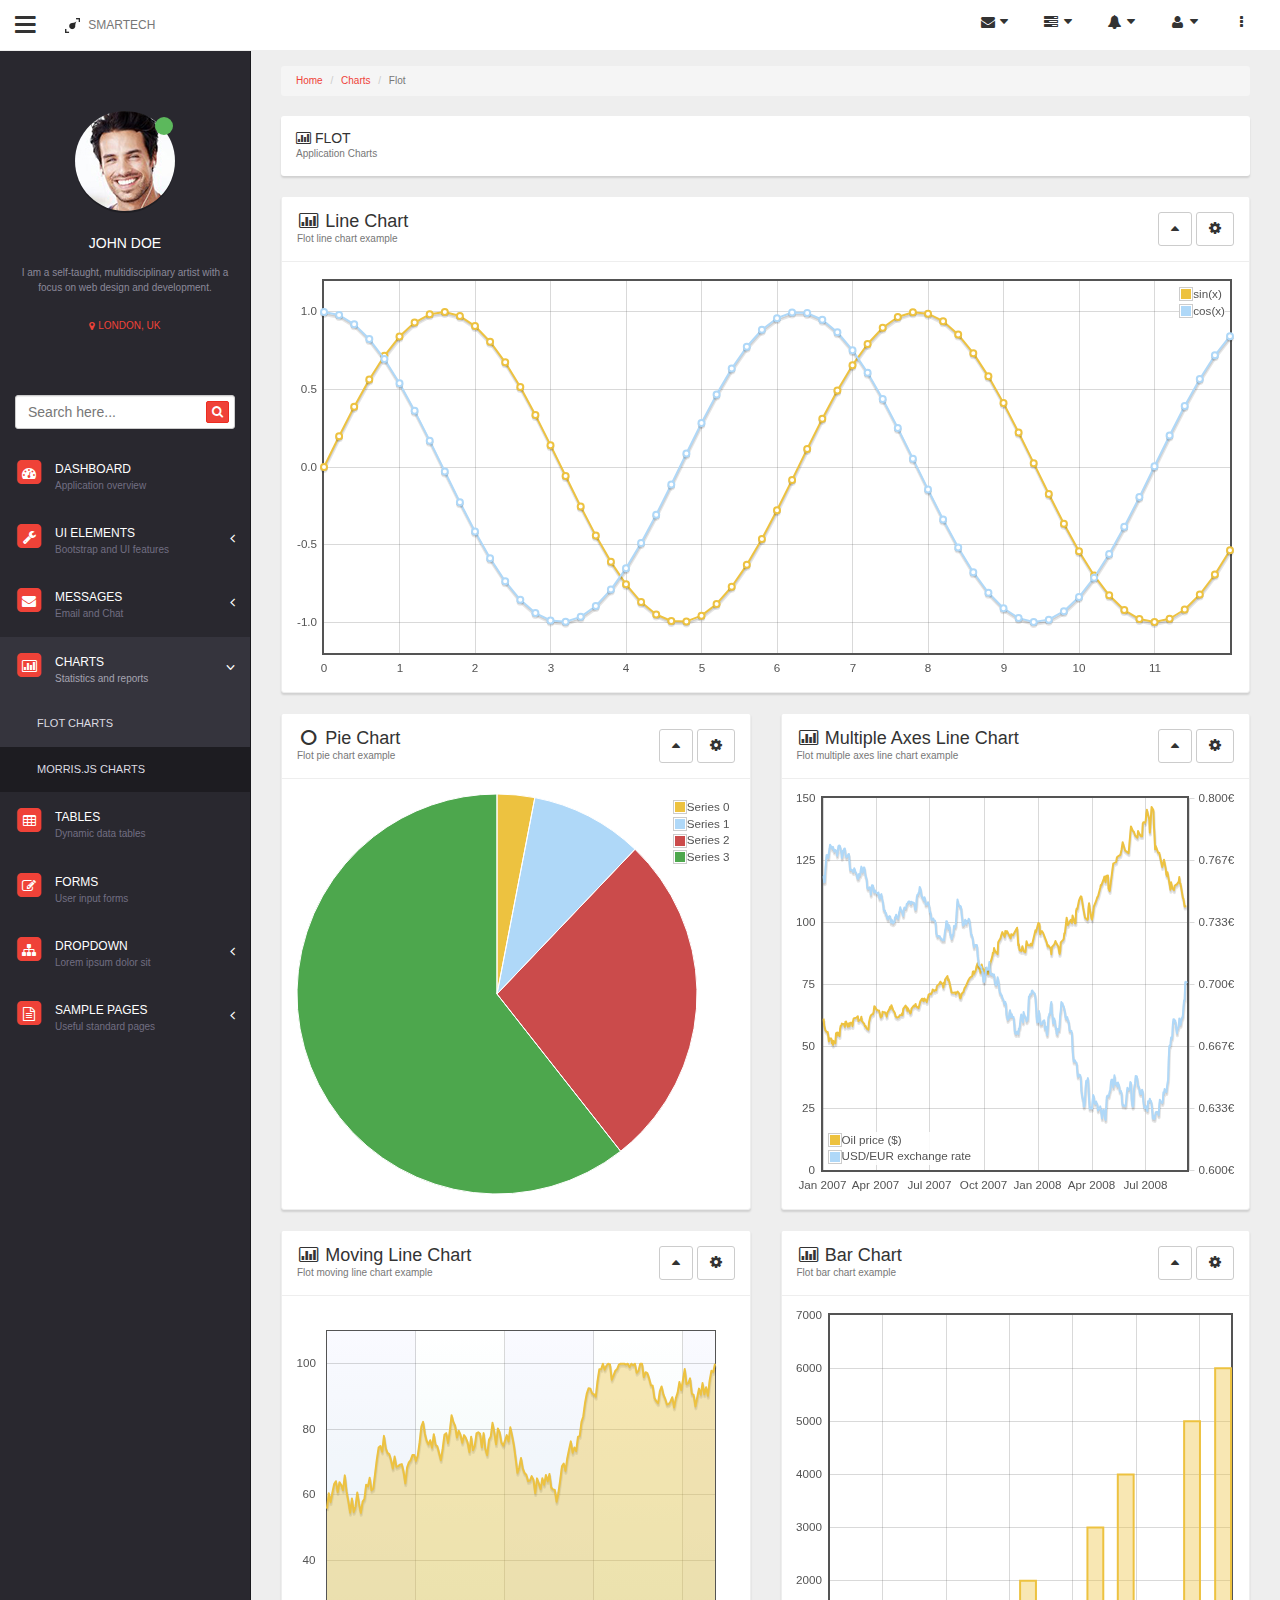
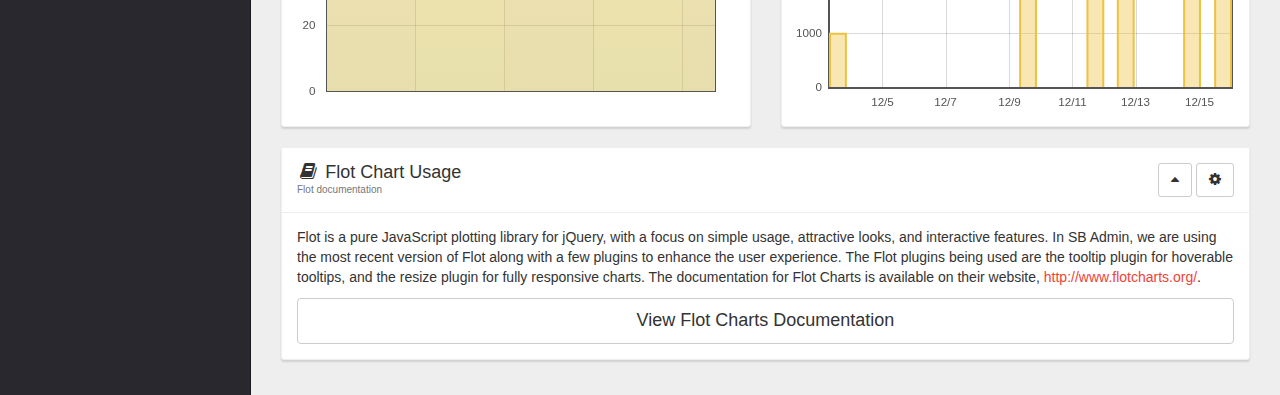
<file: flot.html>
<!DOCTYPE html>
<html lang="en">

    <head>

        <meta charset="utf-8">
        <meta http-equiv="X-UA-Compatible" content="IE=edge">
        <meta name="viewport" content="width=device-width, initial-scale=1">
        <meta name="description" content="">
        <meta name="author" content="Alex Grozav">

        <title>Smartech - Responsive Admin Template</title>
        
        <!-- Favicon -->
        <link rel="shortcut icon" href="favicon.ico" type="image/x-icon">
        <link rel="icon" href="favicon.ico" type="image/x-icon">
        
        <!-- Bootstrap Core CSS -->
        <link href="css/bootstrap.css" rel="stylesheet">

        <!-- MetisMenu CSS -->
        <link href="css/plugins/metisMenu/metisMenu.min.css" rel="stylesheet">

        <!-- Timeline CSS -->
        <link href="css/plugins/timeline.css" rel="stylesheet">

        <!-- Custom CSS -->
        <link href="css/smartech.css" rel="stylesheet">

        <!-- Morris Charts CSS -->
        <link href="css/plugins/morris.css" rel="stylesheet">

        <!-- Custom Fonts -->
        <link href="font-awesome/css/font-awesome.min.css" rel="stylesheet" type="text/css">
        
        <!-- Animate CSS -->
        <link href="css/animate.css" rel="stylesheet">
        
        <!-- HTML5 Shim and Respond.js IE8 support of HTML5 elements and media queries -->
        <!-- WARNING: Respond.js doesn't work if you view the page via file:// -->
        <!--[if lt IE 9]>
            <script src="https://oss.maxcdn.com/libs/html5shiv/3.7.0/html5shiv.js"></script>
            <script src="https://oss.maxcdn.com/libs/respond.js/1.4.2/respond.min.js"></script>
        <![endif]-->

    </head>

    <body>

        <div id="wrapper">

            <!-- Navigation -->
            <nav class="navbar navbar-default navbar-static-top" role="navigation" style="margin-bottom: 0">
                <div class="navbar-header">
                    <button type="button" class="navbar-toggle" data-toggle="collapse" data-target=".navbar-collapse">
                        <span class="sr-only">Toggle navigation</span>
                        <span class="icon-bar"></span>
                        <span class="icon-bar"></span>
                        <span class="icon-bar"></span>
                    </button>
                    <a class="sidebar-toggle hidden-xs" href="javascript:void(0);"><i class="fa fa-bars fa-2x"></i></a>
                    <a class="navbar-brand" href="index.html"><img src="img/logo.png" alt="Smartech" /> SMARTECH</a>
                </div>
                <!-- /.navbar-header -->

                <ul class="nav navbar-top-links navbar-right">
                    <li class="dropdown">
                        <a class="dropdown-toggle" data-toggle="dropdown" href="#">
                            <i class="fa fa-envelope fa-fw"></i> <i class="fa fa-caret-down"></i>
                        </a>
                        <ul class="dropdown-menu dropdown-messages">
                            <li>
                                <a href="#">
                                    <div class="media">
                                        <div class="pull-left">
                                            <img class="media-object img-circle" src="img/profile-6.jpg" alt="Message Profile Picture">
                                        </div>
                                        <div class="media-body">
                                            <div>
                                                <strong>John Smith</strong>
                                            </div>
                                            <div class="dropdown-messages-excerpt">Lorem ipsum dolor sit amet, consectetur adipiscing elit. </div>
                                            <span class="dropdown-small pull-right text-muted">
                                                <em>3 hours</em>
                                            </span>
                                        </div>
                                    </div>
                                </a>
                            </li>
                            <li class="divider"></li>
                            <li>
                                <a href="#">
                                    <div class="media">
                                        <div class="pull-left">
                                            <img class="media-object img-circle" src="img/profile-2.jpg" alt="Message Profile Picture">
                                        </div>
                                        <div class="media-body">
                                            <div>
                                                <strong>John Smith</strong>
                                            </div>
                                            <div class="dropdown-messages-excerpt">Lorem ipsum dolor sit amet, consectetur adipiscing elit. </div>
                                            <span class="dropdown-small pull-right text-muted">
                                                <em>Yesterday</em>
                                            </span>
                                        </div>
                                    </div>
                                </a>
                            </li>
                            <li class="divider"></li>
                            <li>
                                <a href="#">
                                    <div class="media">
                                        <div class="pull-left">
                                            <img class="media-object img-circle" src="img/profile-3.jpg" alt="Message Profile Picture">
                                        </div>
                                        <div class="media-body">
                                            <div>
                                                <strong>John Smith</strong>
                                            </div>
                                            <div class="dropdown-messages-excerpt">Lorem ipsum dolor sit amet, consectetur adipiscing elit. </div>
                                            <span class="dropdown-small pull-right text-muted">
                                                <em>Yesterday</em>
                                            </span>
                                        </div>
                                    </div>
                                </a>
                            </li>
                            <li class="divider"></li>
                            <li>
                                <a class="text-center dropdown-button" href="inbox.html">
                                    Read All Messages
                                    <i class="fa fa-angle-right"></i>
                                </a>
                            </li>
                        </ul>
                        <!-- /.dropdown-messages -->
                    </li>
                    <!-- /.dropdown -->
                    <li class="dropdown">
                        <a class="dropdown-toggle" data-toggle="dropdown" href="#">
                            <i class="fa fa-tasks fa-fw"></i> <i class="fa fa-caret-down"></i>
                        </a>
                        <ul class="dropdown-menu dropdown-tasks">
                            <li>
                                <a href="#">
                                    <div>
                                        <p>
                                            <strong>Task 1</strong>
                                            <span class="dropdown-small pull-right text-muted">40% Complete</span>
                                        </p>
                                        <div class="progress progress-sm progress-striped active">
                                            <div class="progress-bar progress-bar-success" role="progressbar" aria-valuenow="40" aria-valuemin="0" aria-valuemax="100" style="width: 40%">
                                                <span class="sr-only">40% Complete (success)</span>
                                            </div>
                                        </div>
                                    </div>
                                </a>
                            </li>
                            <li class="divider"></li>
                            <li>
                                <a href="#">
                                    <div>
                                        <p>
                                            <strong>Task 2</strong>
                                            <span class="dropdown-small pull-right text-muted">20% Complete</span>
                                        </p>
                                        <div class="progress progress-sm progress-striped active">
                                            <div class="progress-bar progress-bar-success" role="progressbar" aria-valuenow="20" aria-valuemin="0" aria-valuemax="100" style="width: 20%">
                                                <span class="sr-only">20% Complete</span>
                                            </div>
                                        </div>
                                    </div>
                                </a>
                            </li>
                            <li class="divider"></li>
                            <li>
                                <a href="#">
                                    <div>
                                        <p>
                                            <strong>Task 3</strong>
                                            <span class="dropdown-small pull-right text-muted">60% Complete</span>
                                        </p>
                                        <div class="progress progress-sm progress-striped active">
                                            <div class="progress-bar progress-bar-success" role="progressbar" aria-valuenow="60" aria-valuemin="0" aria-valuemax="100" style="width: 60%">
                                                <span class="sr-only">60% Complete (warning)</span>
                                            </div>
                                        </div>
                                    </div>
                                </a>
                            </li>
                            <li class="divider"></li>
                            <li>
                                <a href="#">
                                    <div>
                                        <p>
                                            <strong>Task 4</strong>
                                            <span class="dropdown-small pull-right text-muted">80% Complete</span>
                                        </p>
                                        <div class="progress progress-sm progress-striped active">
                                            <div class="progress-bar progress-bar-success" role="progressbar" aria-valuenow="80" aria-valuemin="0" aria-valuemax="100" style="width: 80%">
                                                <span class="sr-only">80% Complete (danger)</span>
                                            </div>
                                        </div>
                                    </div>
                                </a>
                            </li>
                            <li class="divider"></li>
                            <li>
                                <a class="text-center dropdown-button" href="#">
                                    See All Tasks
                                    <i class="fa fa-angle-right"></i>
                                </a>
                            </li>
                        </ul>
                        <!-- /.dropdown-tasks -->
                    </li>
                    <!-- /.dropdown -->
                    <li class="dropdown">
                        <a class="dropdown-toggle" data-toggle="dropdown" href="#">
                            <i class="fa fa-bell fa-fw"></i> <i class="fa fa-caret-down"></i>
                        </a>
                        <ul class="dropdown-menu dropdown-alerts">
                            <li>
                                <a href="#">
                                    <div>
                                        <i class="fa fa-comment fa-fw"></i> New Comment
                                        <span class="dropdown-small pull-right text-muted small">4 minutes ago</span>
                                    </div>
                                </a>
                            </li>
                            <li class="divider"></li>
                            <li>
                                <a href="#">
                                    <div>
                                        <i class="fa fa-twitter fa-fw"></i> 3 New Followers
                                        <span class="dropdown-small pull-right text-muted small">12 minutes ago</span>
                                    </div>
                                </a>
                            </li>
                            <li class="divider"></li>
                            <li>
                                <a href="#">
                                    <div>
                                        <i class="fa fa-envelope fa-fw"></i> Message Sent
                                        <span class="dropdown-small pull-right text-muted small">4 minutes ago</span>
                                    </div>
                                </a>
                            </li>
                            <li class="divider"></li>
                            <li>
                                <a href="#">
                                    <div>
                                        <i class="fa fa-tasks fa-fw"></i> New Task
                                        <span class="dropdown-small pull-right text-muted small">4 minutes ago</span>
                                    </div>
                                </a>
                            </li>
                            <li class="divider"></li>
                            <li>
                                <a href="#">
                                    <div>
                                        <i class="fa fa-upload fa-fw"></i> Server Rebooted
                                        <span class="pull-right text-muted small">4 minutes ago</span>
                                    </div>
                                </a>
                            </li>
                            <li class="divider"></li>
                            <li>
                                <a class="text-center dropdown-button" href="#">
                                    See All Alerts
                                    <i class="fa fa-angle-right"></i>
                                </a>
                            </li>
                        </ul>
                        <!-- /.dropdown-alerts -->
                    </li>
                    <!-- /.dropdown -->
                    <li class="dropdown">
                        <a class="dropdown-toggle" data-toggle="dropdown" href="#">
                            <i class="fa fa-user fa-fw"></i> <i class="fa fa-caret-down"></i>
                        </a>
                        <ul class="dropdown-menu dropdown-user">
                            <li><a href="#"><i class="fa fa-user fa-fw"></i> User Profile</a>
                            </li>
                            <li><a href="#"><i class="fa fa-gear fa-fw"></i> Settings</a>
                            </li>
                            <li class="divider"></li>
                            <li><a href="login.html" class="dropdown-button"><i class="fa fa-sign-out fa-fw"></i> Logout</a>
                            </li>
                        </ul>
                        <!-- /.dropdown-user -->
                    </li>
                    <!-- /.dropdown -->

                    <li>
                        <a id="toggle-right-sidebar" href="#">
                            <i class="fa fa-ellipsis-v fa-fw"></i>
                        </a>
                        <!-- /.dropdown-user -->
                    </li>
                    <!-- /.dropdown -->
                </ul>
                <!-- /.navbar-top-links -->


                <div class="sidebar-right">
                    <div class="sidebar-right-content">
                        <h5 class="sidebar-right-heading sidebar-right-heading-first text-uppercase text-xs">Contacts</h5>

                        <ul class="list-unstyled margin-none">
                            <li class="sidebar-contact-wrapper"> 
                                <a class="sidebar-contact" href="#">
                                    <img src="img/profile-6.jpg" height="20" width="20" class="img-circle pull-right">
                                    <i class="fa fa-circle text-xs text-primary"></i>
                                    Adam Brown
                                </a>
                            </li>
                            <li class="sidebar-contact-wrapper">
                                <a class="sidebar-contact" href="#">
                                    <img src="img/profile-3.jpg" height="20" width="20" class="img-circle pull-right">
                                    <i class="fa fa-circle text-xs text-primary"></i>
                                    Brian Summer
                                </a>
                            </li>
                            <li class="sidebar-contact-wrapper">
                                <a class="sidebar-contact" href="#">
                                    <img src="img/profile-2.jpg" height="20" width="20" class="img-circle pull-right">
                                    <i class="fa fa-circle text-xs text-primary"></i>
                                    Lisa White
                                </a>
                            </li>
                            <li class="sidebar-contact-wrapper">
                                <a class="sidebar-contact" href="#">
                                    <img src="img/profile-4.jpg" height="20" width="20" class="img-circle pull-right">
                                    <i class="fa fa-circle text-xs text-warning"></i>
                                    Jack Doe
                                </a>
                            </li>
                            <li class="sidebar-contact-wrapper">
                                <a class="sidebar-contact" href="#">
                                    <img src="img/profile-5.jpg" height="20" width="20" class="img-circle pull-right">
                                    <i class="fa fa-circle text-xs text-danger"></i>
                                    Danny Links
                                </a>
                            </li>
                            <li class="sidebar-contact-wrapper">
                                <a class="sidebar-contact" href="#">
                                    <img src="img/profile-7.jpg" height="20" width="20" class="img-circle pull-right">
                                    <i class="fa fa-circle text-xs text-muted"></i>
                                    Alice Cooper
                                </a>
                            </li>
                            <li class="sidebar-contact-wrapper">
                                <a class="sidebar-contact" href="#">
                                    <img src="img/profile-8.jpg" height="20" width="20" class="img-circle pull-right">
                                    <i class="fa fa-circle text-xs text-muted"></i>
                                    Alex Vance
                                </a>
                            </li>
                        </ul>

                        <h5 class="sidebar-right-heading text-uppercase text-xs">Unfinished Tasks</h5>
                        <ul class="list-unstyled margin-top">
                            <li>
                                <div>
                                    <p>
                                        <strong>Task 1</strong>
                                        <span class="dropdown-small pull-right text-muted">40% Complete</span>
                                    </p>
                                    <div class="progress progress-xs progress-striped active">
                                        <div class="progress-bar progress-bar-success" role="progressbar" aria-valuenow="40" aria-valuemin="0" aria-valuemax="100" style="width: 40%">
                                            <span class="sr-only">40% Complete (success)</span>
                                        </div>
                                    </div>
                                </div>
                            </li>
                            <li>
                                <div>
                                    <p>
                                        <strong>Task 2</strong>
                                        <span class="dropdown-small pull-right text-muted">20% Complete</span>
                                    </p>
                                    <div class="progress progress-xs progress-striped active">
                                        <div class="progress-bar progress-bar-info" role="progressbar" aria-valuenow="20" aria-valuemin="0" aria-valuemax="100" style="width: 20%">
                                            <span class="sr-only">20% Complete</span>
                                        </div>
                                    </div>
                                </div>
                            </li>
                            <li>
                                <div>
                                    <p>
                                        <strong>Task 3</strong>
                                        <span class="dropdown-small pull-right text-muted">60% Complete</span>
                                    </p>
                                    <div class="progress progress-xs progress-striped active">
                                        <div class="progress-bar progress-bar-warning" role="progressbar" aria-valuenow="60" aria-valuemin="0" aria-valuemax="100" style="width: 60%">
                                            <span class="sr-only">60% Complete (warning)</span>
                                        </div>
                                    </div>
                                </div>
                            </li>
                            <li>
                                <div>
                                    <p>
                                        <strong>Task 4</strong>
                                        <span class="dropdown-small pull-right text-muted">80% Complete</span>
                                    </p>
                                    <div class="progress progress-xs progress-striped active">
                                        <div class="progress-bar progress-bar-danger" role="progressbar" aria-valuenow="80" aria-valuemin="0" aria-valuemax="100" style="width: 80%">
                                            <span class="sr-only">80% Complete (danger)</span>
                                        </div>
                                    </div>
                                </div>
                            </li>
                        </ul>
                        <h5 class="sidebar-right-heading text-uppercase text-xs">Recent Activities</h5>
                        <div>
                            <uL class="list-unstyled">
                                <li class="sidebar-notification">
                                    <a href="#">
                                        <i class="fa fa-comment fa-fw"></i> New Comment
                                    </a>
                                </li>
                                <li class="sidebar-notification">
                                    <a href="#">
                                        <i class="fa fa-twitter fa-fw"></i> 3 New Followers
                                    </a>
                                </li>
                                <li class="sidebar-notification">
                                    <a href="#">
                                        <i class="fa fa-envelope fa-fw"></i> Message Sent
                                    </a>
                                </li>
                                <li class="sidebar-notification">
                                    <a href="#">
                                        <i class="fa fa-tasks fa-fw"></i> New Task
                                    </a>
                                </li>
                                <li class="sidebar-notification">
                                    <a href="#">
                                        <i class="fa fa-upload fa-fw"></i> Server Rebooted
                                    </a>
                                </li>
                                <li class="sidebar-notification">
                                    <a href="#">
                                        <i class="fa fa-warning fa-fw"></i> Server Not Responding
                                    </a>
                                </li>
                                <li class="sidebar-notification">
                                    <a href="#">
                                        <i class="fa fa-shopping-cart fa-fw"></i> New Order Placed
                                    </a>
                                </li>
                                <li class="sidebar-notification">
                                    <a href="#">
                                        <i class="fa fa-money fa-fw"></i> Payment Received
                                    </a>
                                </li>
                            </ul>
                        </div>
                    </div>
                </div>

                <div class="navbar-default sidebar" role="navigation">
                    <div class="sidebar-nav navbar-collapse">
                        <ul class="nav" id="side-menu">
                            <li class="sidebar-profile text-center">
                                <span class="sidebar-profile-picture">
                                    <span class="sidebar-profile-status"></span>
                                    <img src="img/profile.jpg" alt="Profile Picture"/>
                                </span>
                                <h3 class="sidebar-profile-name">JOHN DOE</h3>
                                <p class="sidebar-profile-description">
                                    I am a self-taught, multidisciplinary artist 
                                    with a focus on web design and development.
                                </p>
                                <span class="sidebar-profile-location text-primary"><i class="fa fa-map-marker"></i> London, UK</span>
                            </li>                            
                            <li class="sidebar-search">
                                <a class="sidebar-search-collapse" href="javascript:void(0);">
                                    <span class="sidebar-item-icon fa-stack">
                                        <i class="fa fa-square fa-stack-2x text-primary"></i>
                                        <i class="fa fa-search fa-stack-1x fa-inverse"></i>
                                    </span>
                                    <span class="sidebar-item-title">Dashboard</span>
                                    <span class="sidebar-item-subtitle">Application overview</span>
                                </a>
                                <button class="btn btn-primary btn-xs sidebar-search-button" type="button">
                                    <i class="fa fa-search"></i>
                                </button>
                                <input type="text" class="form-control" placeholder="Search here...">
                                <!-- /input-group -->
                            </li>
                            <li>
                                <a href="index.html">
                                    <span class="sidebar-item-icon fa-stack">
                                        <i class="fa fa-square fa-stack-2x text-primary"></i>
                                        <i class="fa fa-dashboard fa-stack-1x fa-inverse"></i>
                                    </span>
                                    <span class="sidebar-item-title">Dashboard</span>
                                    <span class="sidebar-item-subtitle">Application overview</span>
                                </a>
                            </li>
                            <li>
                                <a href="#">
                                    <span class="sidebar-item-icon fa-stack ">
                                        <i class="fa fa-square fa-stack-2x text-primary"></i>
                                        <i class="fa fa-wrench fa-stack-1x fa-inverse"></i>
                                    </span>
                                    <span class="sidebar-item-arrow fa arrow"></span>
                                    <span class="sidebar-item-title">UI Elements</span>
                                    <span class="sidebar-item-subtitle">Bootstrap and UI features</span>
                                </a>
                                <ul class="nav nav-second-level">
                                    <li>
                                        <a href="panels-wells.html">Panels and Wells</a>
                                    </li>
                                    <li>
                                        <a href="buttons.html">Buttons</a>
                                    </li>
                                    <li>
                                        <a href="notifications.html">Notifications</a>
                                    </li>
                                    <li>
                                        <a href="typography.html">Typography</a>
                                    </li>
                                    <li>
                                        <a href="grid.html">Grid</a>
                                    </li>
                                </ul>
                                <!-- /.nav-second-level -->
                            </li>
                            <li>
                                <a href="#">
                                    <span class="sidebar-item-icon fa-stack ">
                                        <i class="fa fa-square fa-stack-2x text-primary"></i>
                                        <i class="fa fa-envelope fa-stack-1x fa-inverse"></i>
                                    </span>
                                    <span class="sidebar-item-arrow fa arrow"></span>
                                    <span class="sidebar-item-title">Messages</span>
                                    <span class="sidebar-item-subtitle">Email and Chat</span>
                                </a>
                                <ul class="nav nav-second-level">
                                    <li>
                                        <a href="inbox.html">Inbox</a>
                                    </li>
                                    <li>
                                        <a href="compose.html">Compose</a>
                                    </li>
                                    <li>
                                        <a href="chat.html">Chat</a>
                                    </li>
                                    <li>
                                        <a href="inbox-single.html">View Message</a>
                                    </li>
                                </ul>
                                <!-- /.nav-second-level -->
                            </li>
                            <li class="active">
                                <a class="active" href="#">
                                    <span class="sidebar-item-icon fa-stack ">
                                        <i class="fa fa-square fa-stack-2x text-primary"></i>
                                        <i class="fa fa-bar-chart-o fa-stack-1x fa-inverse"></i>
                                    </span>
                                    <span class="sidebar-item-arrow fa arrow"></span>
                                    <span class="sidebar-item-title">Charts</span>
                                    <span class="sidebar-item-subtitle">Statistics and reports</span>
                                </a>
                                <ul class="nav nav-second-level">
                                    <li>
                                        <a class="active" href="flot.html">Flot Charts</a>
                                    </li>
                                    <li>
                                        <a href="morris.html">Morris.js Charts</a>
                                    </li>
                                </ul>
                                <!-- /.nav-second-level -->
                            </li>
                            <li>
                                <a href="tables.html">
                                    <span class="sidebar-item-icon fa-stack">
                                        <i class="fa fa-square fa-stack-2x text-primary"></i>
                                        <i class="fa fa-table fa-stack-1x fa-inverse"></i>
                                    </span>
                                    <span class="sidebar-item-title">Tables</span>
                                    <span class="sidebar-item-subtitle">Dynamic data tables</span>
                                </a>
                            </li>
                            <li>
                                <a href="forms.html">
                                    <span class="sidebar-item-icon fa-stack">
                                        <i class="fa fa-square fa-stack-2x text-primary"></i>
                                        <i class="fa fa-edit fa-stack-1x fa-inverse"></i>
                                    </span>
                                    <span class="sidebar-item-title">Forms</span>
                                    <span class="sidebar-item-subtitle">User input forms</span>
                                </a>
                            </li>
                            <li>
                                <a href="#">
                                    <span class="sidebar-item-icon fa-stack ">
                                        <i class="fa fa-square fa-stack-2x text-primary"></i>
                                        <i class="fa fa-sitemap fa-stack-1x fa-inverse"></i>
                                    </span>
                                    <span class="sidebar-item-arrow fa arrow"></span>
                                    <span class="sidebar-item-title">Dropdown</span>
                                    <span class="sidebar-item-subtitle">Lorem ipsum dolor sit</span>
                                </a>
                                <ul class="nav nav-second-level">
                                    <li>
                                        <a href="#">Second Level Item</a>
                                    </li>
                                    <li>
                                        <a href="#">Second Level Item</a>
                                    </li>
                                    <li>
                                        <a href="#">Third Level <span class="fa arrow"></span></a>
                                        <ul class="nav nav-third-level">
                                            <li>
                                                <a href="#">Third Level Item</a>
                                            </li>
                                            <li>
                                                <a href="#">Third Level Item</a>
                                            </li>
                                            <li>
                                                <a href="#">Third Level Item</a>
                                            </li>
                                            <li>
                                                <a href="#">Third Level Item</a>
                                            </li>
                                        </ul>
                                        <!-- /.nav-third-level -->
                                    </li>
                                </ul>
                                <!-- /.nav-second-level -->
                            </li>
                            <li>
                                <a href="#">
                                    <span class="sidebar-item-icon fa-stack">
                                        <i class="fa fa-square fa-stack-2x text-primary"></i>
                                        <i class="fa fa-file-text-o fa-stack-1x fa-inverse"></i>
                                    </span>
                                    <span class="sidebar-item-arrow fa arrow"></span>
                                    <span class="sidebar-item-title">Sample Pages</span>
                                    <span class="sidebar-item-subtitle">Useful standard pages</span>
                                </a>
                                <ul class="nav nav-second-level">
                                    <li>
                                        <a href="blank.html">Blank Page</a>
                                    </li>
                                    <li>
                                        <a href="login.html">Login Page</a>
                                    </li>
                                    <li>
                                        <a href="timeline.html">Timeline</a>
                                    </li>
                                    <li>
                                        <a href="fullcalendar.html">Calendar</a>
                                    </li>
                                    <li>
                                        <a href="wysiwyg.html">WYSIWYG</a>
                                    </li>
                                </ul>
                                <!-- /.nav-second-level -->
                            </li>
                        </ul>
                    </div>
                    <!-- /.sidebar-collapse -->
                </div>
                <!-- /.navbar-static-side -->
            </nav>

            <div id="page-wrapper">
                <div class="row">
                    <div class="col-lg-12">
                        <ol class="breadcrumb text-xs">
                            <li><a href="#">Home</a></li>
                            <li><a href="#">Charts</a></li>
                            <li class="active">Flot</li>
                        </ol>

                        <div class="panel panel-primary">
                            <div class="panel-body">
                                <h5 class="text-uppercase margin-none"><i class="fa fa-bar-chart-o"></i> Flot</h5>
                                <p class="text-muted text-xs margin-none">Application Charts</p>
                            </div>
                        </div>
                    </div>
                    <!-- /.col-lg-12 -->
                </div>
                <!-- /.row -->
                <div class="row">
                    <div class="col-lg-12">
                        <div class="panel panel-default">
                            <div class="panel-heading">
                                <div class="pull-right">
                                    <div class="btn-group">
                                        <button type="button" class="btn btn-default panel-collapse">
                                            <i class="fa fa-caret-up"></i>
                                        </button>
                                    </div>
                                    <div class="btn-group">
                                        <button type="button" class="btn btn-default dropdown-toggle" data-toggle="dropdown">
                                            <i class="fa fa-cog"></i>
                                        </button>
                                        <ul class="dropdown-menu pull-right" role="menu">
                                            <li><a href="#">Action</a>
                                            </li>
                                            <li><a href="#">Another action</a>
                                            </li>
                                            <li><a href="#">Something else here</a>
                                            </li>
                                            <li class="divider"></li>
                                            <li><a href="#"><i class="fa fa-refresh"></i> Refresh</a>
                                            </li>
                                        </ul>
                                    </div>
                                </div>
                                <h4 class="margin-none">
                                    <i class="fa fa-bar-chart-o fa-fw"></i> Line Chart
                                </h4>
                                <p class="margin-none text-xs text-muted">Flot line chart example</p>
                            </div>
                            <!-- /.panel-heading -->
                            <div class="panel-body">
                                <div class="flot-chart">
                                    <div class="flot-chart-content" id="flot-line-chart"></div>
                                </div>
                            </div>
                            <!-- /.panel-body -->
                        </div>
                        <!-- /.panel -->
                    </div>
                    <!-- /.col-lg-12 -->
                    <div class="col-lg-6">
                        <div class="panel panel-default">
                            <div class="panel-heading">
                                <div class="pull-right">
                                    <div class="btn-group">
                                        <button type="button" class="btn btn-default panel-collapse">
                                            <i class="fa fa-caret-up"></i>
                                        </button>
                                    </div>
                                    <div class="btn-group">
                                        <button type="button" class="btn btn-default dropdown-toggle" data-toggle="dropdown">
                                            <i class="fa fa-cog"></i>
                                        </button>
                                        <ul class="dropdown-menu pull-right" role="menu">
                                            <li><a href="#">Action</a>
                                            </li>
                                            <li><a href="#">Another action</a>
                                            </li>
                                            <li><a href="#">Something else here</a>
                                            </li>
                                            <li class="divider"></li>
                                            <li><a href="#"><i class="fa fa-refresh"></i> Refresh</a>
                                            </li>
                                        </ul>
                                    </div>
                                </div>
                                <h4 class="margin-none">
                                    <i class="fa fa-circle-o fa-fw"></i> Pie Chart
                                </h4>
                                <p class="margin-none text-xs text-muted">Flot pie chart example</p>
                            </div>
                            <!-- /.panel-heading -->
                            <div class="panel-body">
                                <div class="flot-chart">
                                    <div class="flot-chart-content" id="flot-pie-chart"></div>
                                </div>
                            </div>
                            <!-- /.panel-body -->
                        </div>
                        <!-- /.panel -->
                    </div>
                    <!-- /.col-lg-6 -->
                    <div class="col-lg-6">
                        <div class="panel panel-default">
                            <div class="panel-heading">
                                <div class="pull-right">
                                    <div class="btn-group">
                                        <button type="button" class="btn btn-default panel-collapse">
                                            <i class="fa fa-caret-up"></i>
                                        </button>
                                    </div>
                                    <div class="btn-group">
                                        <button type="button" class="btn btn-default dropdown-toggle" data-toggle="dropdown">
                                            <i class="fa fa-cog"></i>
                                        </button>
                                        <ul class="dropdown-menu pull-right" role="menu">
                                            <li><a href="#">Action</a>
                                            </li>
                                            <li><a href="#">Another action</a>
                                            </li>
                                            <li><a href="#">Something else here</a>
                                            </li>
                                            <li class="divider"></li>
                                            <li><a href="#"><i class="fa fa-refresh"></i> Refresh</a>
                                            </li>
                                        </ul>
                                    </div>
                                </div>
                                <h4 class="margin-none">
                                    <i class="fa fa-bar-chart-o fa-fw"></i> Multiple Axes Line Chart
                                </h4>
                                <p class="margin-none text-xs text-muted">Flot multiple axes line chart example</p>
                            </div>
                            <!-- /.panel-heading -->
                            <div class="panel-body">
                                <div class="flot-chart">
                                    <div class="flot-chart-content" id="flot-line-chart-multi"></div>
                                </div>
                            </div>
                            <!-- /.panel-body -->
                        </div>
                        <!-- /.panel -->
                    </div>
                    <!-- /.col-lg-6 -->
                    <div class="col-lg-6">
                        <div class="panel panel-default">
                            <div class="panel-heading">
                                <div class="pull-right">
                                    <div class="btn-group">
                                        <button type="button" class="btn btn-default panel-collapse">
                                            <i class="fa fa-caret-up"></i>
                                        </button>
                                    </div>
                                    <div class="btn-group">
                                        <button type="button" class="btn btn-default dropdown-toggle" data-toggle="dropdown">
                                            <i class="fa fa-cog"></i>
                                        </button>
                                        <ul class="dropdown-menu pull-right" role="menu">
                                            <li><a href="#">Action</a>
                                            </li>
                                            <li><a href="#">Another action</a>
                                            </li>
                                            <li><a href="#">Something else here</a>
                                            </li>
                                            <li class="divider"></li>
                                            <li><a href="#"><i class="fa fa-refresh"></i> Refresh</a>
                                            </li>
                                        </ul>
                                    </div>
                                </div>
                                <h4 class="margin-none">
                                    <i class="fa fa-bar-chart-o fa-fw"></i> Moving Line Chart
                                </h4>
                                <p class="margin-none text-xs text-muted">Flot moving line chart example</p>
                            </div>
                            <!-- /.panel-heading -->
                            <div class="panel-body">
                                <div class="flot-chart">
                                    <div class="flot-chart-content" id="flot-line-chart-moving"></div>
                                </div>
                            </div>
                            <!-- /.panel-body -->
                        </div>
                        <!-- /.panel -->
                    </div>
                    <!-- /.col-lg-6 -->
                    <div class="col-lg-6">
                        <div class="panel panel-default">
                            <div class="panel-heading">
                                <div class="pull-right">
                                    <div class="btn-group">
                                        <button type="button" class="btn btn-default panel-collapse">
                                            <i class="fa fa-caret-up"></i>
                                        </button>
                                    </div>
                                    <div class="btn-group">
                                        <button type="button" class="btn btn-default dropdown-toggle" data-toggle="dropdown">
                                            <i class="fa fa-cog"></i>
                                        </button>
                                        <ul class="dropdown-menu pull-right" role="menu">
                                            <li><a href="#">Action</a>
                                            </li>
                                            <li><a href="#">Another action</a>
                                            </li>
                                            <li><a href="#">Something else here</a>
                                            </li>
                                            <li class="divider"></li>
                                            <li><a href="#"><i class="fa fa-refresh"></i> Refresh</a>
                                            </li>
                                        </ul>
                                    </div>
                                </div>
                                <h4 class="margin-none">
                                    <i class="fa fa-bar-chart-o fa-fw"></i> Bar Chart
                                </h4>
                                <p class="margin-none text-xs text-muted">Flot bar chart example</p>
                            </div>
                            <!-- /.panel-heading -->
                            <div class="panel-body">
                                <div class="flot-chart">
                                    <div class="flot-chart-content" id="flot-bar-chart"></div>
                                </div>
                            </div>
                            <!-- /.panel-body -->
                        </div>
                        <!-- /.panel -->
                    </div>
                    <!-- /.col-lg-6 -->
                    <div class="col-lg-12">
                        <div class="panel panel-default">
                            <div class="panel-heading">
                                <div class="pull-right">
                                    <div class="btn-group">
                                        <button type="button" class="btn btn-default panel-collapse">
                                            <i class="fa fa-caret-up"></i>
                                        </button>
                                    </div>
                                    <div class="btn-group">
                                        <button type="button" class="btn btn-default dropdown-toggle" data-toggle="dropdown">
                                            <i class="fa fa-cog"></i>
                                        </button>
                                        <ul class="dropdown-menu pull-right" role="menu">
                                            <li><a href="#">Action</a>
                                            </li>
                                            <li><a href="#">Another action</a>
                                            </li>
                                            <li><a href="#">Something else here</a>
                                            </li>
                                            <li class="divider"></li>
                                            <li><a href="#"><i class="fa fa-refresh"></i> Refresh</a>
                                            </li>
                                        </ul>
                                    </div>
                                </div>
                                <h4 class="margin-none">
                                    <i class="fa fa-book fa-fw"></i> Flot Chart Usage
                                </h4>
                                <p class="margin-none text-xs text-muted">Flot documentation</p>
                            </div>
                            <!-- /.panel-heading -->
                            <div class="panel-body">
                                <p>Flot is a pure JavaScript plotting library for jQuery, with a focus on simple usage, attractive looks, and interactive features. In SB Admin, we are using the most recent version of Flot along with a few plugins to enhance the user experience. The Flot plugins being used are the tooltip plugin for hoverable tooltips, and the resize plugin for fully responsive charts. The documentation for Flot Charts is available on their website, <a target="_blank" href="http://www.flotcharts.org/">http://www.flotcharts.org/</a>.</p>
                                <a target="_blank" class="btn btn-default btn-lg btn-block" href="http://www.flotcharts.org/">View Flot Charts Documentation</a>
                            </div>
                            <!-- /.panel-body -->
                        </div>
                        <!-- /.panel -->
                    </div>
                    <!-- /.col-lg-6 -->
                </div>
                <!-- /.row -->
            </div>
            <!-- /#page-wrapper -->

        </div>
        <!-- /#wrapper -->

        <!-- jQuery Version 1.11.0 -->
        <script src="js/jquery-1.11.0.js"></script>

        <!-- Bootstrap Core JavaScript -->
        <script src="js/bootstrap.min.js"></script>

        <!-- Metis Menu Plugin JavaScript -->
        <script src="js/plugins/metisMenu/metisMenu.min.js"></script>

        <!-- Flot Charts JavaScript -->
        <script src="js/plugins/flot/excanvas.min.js"></script>
        <script src="js/plugins/flot/jquery.flot.js"></script>
        <script src="js/plugins/flot/jquery.flot.pie.js"></script>
        <script src="js/plugins/flot/jquery.flot.resize.js"></script>
        <script src="js/plugins/flot/jquery.flot.tooltip.min.js"></script>
        <script src="js/demo/flot.js"></script>

        <!-- Sparkline JavaScript -->
        <script src="js/plugins/sparkline/sparkline.js"></script>

        <!-- Custom Theme JavaScript -->
        <script src="js/smartech.js"></script>

    </body>

</html>
</file>
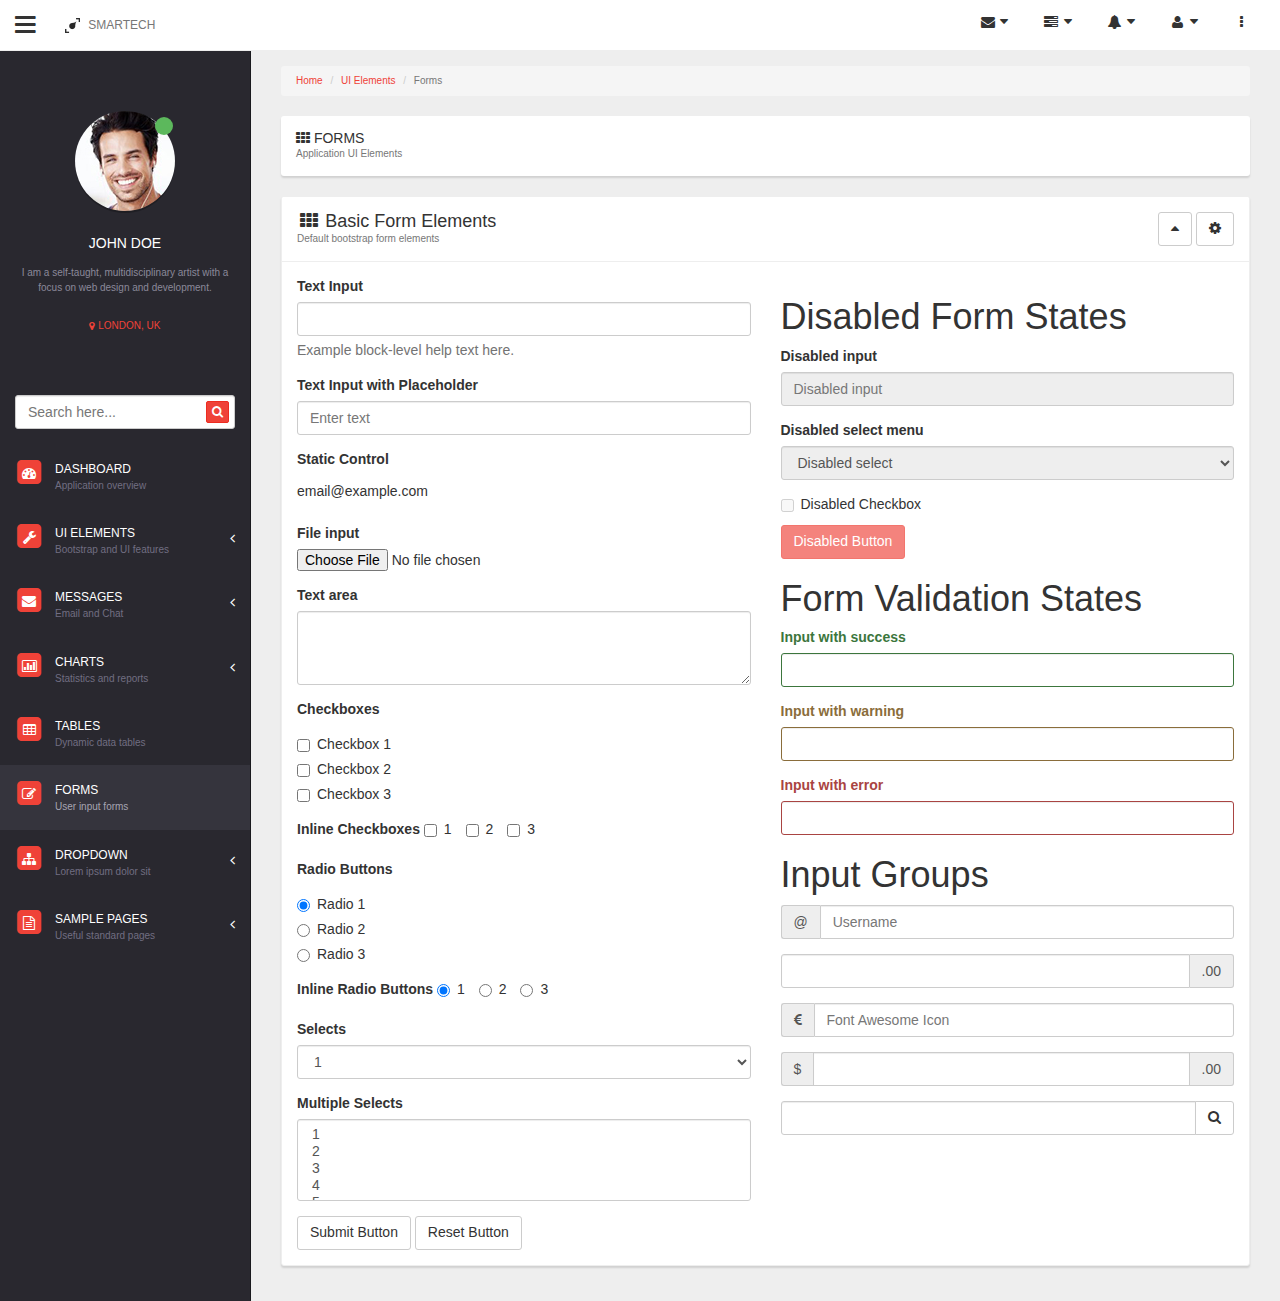
<file: forms.html>
<!DOCTYPE html>
<html lang="en">

    <head>

        <meta charset="utf-8">
        <meta http-equiv="X-UA-Compatible" content="IE=edge">
        <meta name="viewport" content="width=device-width, initial-scale=1">
        <meta name="description" content="">
        <meta name="author" content="Alex Grozav">

        <title>Smartech - Responsive Admin Template</title>
        
        <!-- Favicon -->
        <link rel="shortcut icon" href="favicon.ico" type="image/x-icon">
        <link rel="icon" href="favicon.ico" type="image/x-icon">
        
        <!-- Bootstrap Core CSS -->
        <link href="css/bootstrap.css" rel="stylesheet">

        <!-- MetisMenu CSS -->
        <link href="css/plugins/metisMenu/metisMenu.min.css" rel="stylesheet">

        <!-- Custom CSS -->
        <link href="css/smartech.css" rel="stylesheet">

        <!-- Custom Fonts -->
        <link href="font-awesome/css/font-awesome.min.css" rel="stylesheet" type="text/css">
        
        <!-- Animate CSS -->
        <link href="css/animate.css" rel="stylesheet">
        
        <!-- HTML5 Shim and Respond.js IE8 support of HTML5 elements and media queries -->
        <!-- WARNING: Respond.js doesn't work if you view the page via file:// -->
        <!--[if lt IE 9]>
            <script src="https://oss.maxcdn.com/libs/html5shiv/3.7.0/html5shiv.js"></script>
            <script src="https://oss.maxcdn.com/libs/respond.js/1.4.2/respond.min.js"></script>
        <![endif]-->

    </head>

    <body>

        <div id="wrapper">

            <!-- Navigation -->
            <nav class="navbar navbar-default navbar-static-top" role="navigation" style="margin-bottom: 0">
                <div class="navbar-header">
                    <button type="button" class="navbar-toggle" data-toggle="collapse" data-target=".navbar-collapse">
                        <span class="sr-only">Toggle navigation</span>
                        <span class="icon-bar"></span>
                        <span class="icon-bar"></span>
                        <span class="icon-bar"></span>
                    </button>
                    <a class="sidebar-toggle hidden-xs" href="javascript:void(0);"><i class="fa fa-bars fa-2x"></i></a>
                    <a class="navbar-brand" href="index.html"><img src="img/logo.png" alt="Smartech" /> SMARTECH</a>
                </div>
                <!-- /.navbar-header -->

                <ul class="nav navbar-top-links navbar-right">
                    <li class="dropdown">
                        <a class="dropdown-toggle" data-toggle="dropdown" href="#">
                            <i class="fa fa-envelope fa-fw"></i> <i class="fa fa-caret-down"></i>
                        </a>
                        <ul class="dropdown-menu dropdown-messages">
                            <li>
                                <a href="#">
                                    <div class="media">
                                        <div class="pull-left">
                                            <img class="media-object img-circle" src="img/profile-6.jpg" alt="Message Profile Picture">
                                        </div>
                                        <div class="media-body">
                                            <div>
                                                <strong>John Smith</strong>
                                            </div>
                                            <div class="dropdown-messages-excerpt">Lorem ipsum dolor sit amet, consectetur adipiscing elit. </div>
                                            <span class="dropdown-small pull-right text-muted">
                                                <em>3 hours</em>
                                            </span>
                                        </div>
                                    </div>
                                </a>
                            </li>
                            <li class="divider"></li>
                            <li>
                                <a href="#">
                                    <div class="media">
                                        <div class="pull-left">
                                            <img class="media-object img-circle" src="img/profile-2.jpg" alt="Message Profile Picture">
                                        </div>
                                        <div class="media-body">
                                            <div>
                                                <strong>John Smith</strong>
                                            </div>
                                            <div class="dropdown-messages-excerpt">Lorem ipsum dolor sit amet, consectetur adipiscing elit. </div>
                                            <span class="dropdown-small pull-right text-muted">
                                                <em>Yesterday</em>
                                            </span>
                                        </div>
                                    </div>
                                </a>
                            </li>
                            <li class="divider"></li>
                            <li>
                                <a href="#">
                                    <div class="media">
                                        <div class="pull-left">
                                            <img class="media-object img-circle" src="img/profile-3.jpg" alt="Message Profile Picture">
                                        </div>
                                        <div class="media-body">
                                            <div>
                                                <strong>John Smith</strong>
                                            </div>
                                            <div class="dropdown-messages-excerpt">Lorem ipsum dolor sit amet, consectetur adipiscing elit. </div>
                                            <span class="dropdown-small pull-right text-muted">
                                                <em>Yesterday</em>
                                            </span>
                                        </div>
                                    </div>
                                </a>
                            </li>
                            <li class="divider"></li>
                            <li>
                                <a class="text-center dropdown-button" href="inbox.html">
                                    Read All Messages
                                    <i class="fa fa-angle-right"></i>
                                </a>
                            </li>
                        </ul>
                        <!-- /.dropdown-messages -->
                    </li>
                    <!-- /.dropdown -->
                    <li class="dropdown">
                        <a class="dropdown-toggle" data-toggle="dropdown" href="#">
                            <i class="fa fa-tasks fa-fw"></i> <i class="fa fa-caret-down"></i>
                        </a>
                        <ul class="dropdown-menu dropdown-tasks">
                            <li>
                                <a href="#">
                                    <div>
                                        <p>
                                            <strong>Task 1</strong>
                                            <span class="dropdown-small pull-right text-muted">40% Complete</span>
                                        </p>
                                        <div class="progress progress-sm progress-striped active">
                                            <div class="progress-bar progress-bar-success" role="progressbar" aria-valuenow="40" aria-valuemin="0" aria-valuemax="100" style="width: 40%">
                                                <span class="sr-only">40% Complete (success)</span>
                                            </div>
                                        </div>
                                    </div>
                                </a>
                            </li>
                            <li class="divider"></li>
                            <li>
                                <a href="#">
                                    <div>
                                        <p>
                                            <strong>Task 2</strong>
                                            <span class="dropdown-small pull-right text-muted">20% Complete</span>
                                        </p>
                                        <div class="progress progress-sm progress-striped active">
                                            <div class="progress-bar progress-bar-success" role="progressbar" aria-valuenow="20" aria-valuemin="0" aria-valuemax="100" style="width: 20%">
                                                <span class="sr-only">20% Complete</span>
                                            </div>
                                        </div>
                                    </div>
                                </a>
                            </li>
                            <li class="divider"></li>
                            <li>
                                <a href="#">
                                    <div>
                                        <p>
                                            <strong>Task 3</strong>
                                            <span class="dropdown-small pull-right text-muted">60% Complete</span>
                                        </p>
                                        <div class="progress progress-sm progress-striped active">
                                            <div class="progress-bar progress-bar-success" role="progressbar" aria-valuenow="60" aria-valuemin="0" aria-valuemax="100" style="width: 60%">
                                                <span class="sr-only">60% Complete (warning)</span>
                                            </div>
                                        </div>
                                    </div>
                                </a>
                            </li>
                            <li class="divider"></li>
                            <li>
                                <a href="#">
                                    <div>
                                        <p>
                                            <strong>Task 4</strong>
                                            <span class="dropdown-small pull-right text-muted">80% Complete</span>
                                        </p>
                                        <div class="progress progress-sm progress-striped active">
                                            <div class="progress-bar progress-bar-success" role="progressbar" aria-valuenow="80" aria-valuemin="0" aria-valuemax="100" style="width: 80%">
                                                <span class="sr-only">80% Complete (danger)</span>
                                            </div>
                                        </div>
                                    </div>
                                </a>
                            </li>
                            <li class="divider"></li>
                            <li>
                                <a class="text-center dropdown-button" href="#">
                                    See All Tasks
                                    <i class="fa fa-angle-right"></i>
                                </a>
                            </li>
                        </ul>
                        <!-- /.dropdown-tasks -->
                    </li>
                    <!-- /.dropdown -->
                    <li class="dropdown">
                        <a class="dropdown-toggle" data-toggle="dropdown" href="#">
                            <i class="fa fa-bell fa-fw"></i> <i class="fa fa-caret-down"></i>
                        </a>
                        <ul class="dropdown-menu dropdown-alerts">
                            <li>
                                <a href="#">
                                    <div>
                                        <i class="fa fa-comment fa-fw"></i> New Comment
                                        <span class="dropdown-small pull-right text-muted small">4 minutes ago</span>
                                    </div>
                                </a>
                            </li>
                            <li class="divider"></li>
                            <li>
                                <a href="#">
                                    <div>
                                        <i class="fa fa-twitter fa-fw"></i> 3 New Followers
                                        <span class="dropdown-small pull-right text-muted small">12 minutes ago</span>
                                    </div>
                                </a>
                            </li>
                            <li class="divider"></li>
                            <li>
                                <a href="#">
                                    <div>
                                        <i class="fa fa-envelope fa-fw"></i> Message Sent
                                        <span class="dropdown-small pull-right text-muted small">4 minutes ago</span>
                                    </div>
                                </a>
                            </li>
                            <li class="divider"></li>
                            <li>
                                <a href="#">
                                    <div>
                                        <i class="fa fa-tasks fa-fw"></i> New Task
                                        <span class="dropdown-small pull-right text-muted small">4 minutes ago</span>
                                    </div>
                                </a>
                            </li>
                            <li class="divider"></li>
                            <li>
                                <a href="#">
                                    <div>
                                        <i class="fa fa-upload fa-fw"></i> Server Rebooted
                                        <span class="pull-right text-muted small">4 minutes ago</span>
                                    </div>
                                </a>
                            </li>
                            <li class="divider"></li>
                            <li>
                                <a class="text-center dropdown-button" href="#">
                                    See All Alerts
                                    <i class="fa fa-angle-right"></i>
                                </a>
                            </li>
                        </ul>
                        <!-- /.dropdown-alerts -->
                    </li>
                    <!-- /.dropdown -->
                    <li class="dropdown">
                        <a class="dropdown-toggle" data-toggle="dropdown" href="#">
                            <i class="fa fa-user fa-fw"></i> <i class="fa fa-caret-down"></i>
                        </a>
                        <ul class="dropdown-menu dropdown-user">
                            <li><a href="#"><i class="fa fa-user fa-fw"></i> User Profile</a>
                            </li>
                            <li><a href="#"><i class="fa fa-gear fa-fw"></i> Settings</a>
                            </li>
                            <li class="divider"></li>
                            <li><a href="login.html" class="dropdown-button"><i class="fa fa-sign-out fa-fw"></i> Logout</a>
                            </li>
                        </ul>
                        <!-- /.dropdown-user -->
                    </li>
                    <!-- /.dropdown -->

                    <li>
                        <a id="toggle-right-sidebar" href="#">
                            <i class="fa fa-ellipsis-v fa-fw"></i>
                        </a>
                        <!-- /.dropdown-user -->
                    </li>
                    <!-- /.dropdown -->
                </ul>
                <!-- /.navbar-top-links -->


                <div class="sidebar-right">
                    <div class="sidebar-right-content">
                        <h5 class="sidebar-right-heading sidebar-right-heading-first text-uppercase text-xs">Contacts</h5>

                        <ul class="list-unstyled margin-none">
                            <li class="sidebar-contact-wrapper"> 
                                <a class="sidebar-contact" href="#">
                                    <img src="img/profile-6.jpg" height="20" width="20" class="img-circle pull-right">
                                    <i class="fa fa-circle text-xs text-primary"></i>
                                    Adam Brown
                                </a>
                            </li>
                            <li class="sidebar-contact-wrapper">
                                <a class="sidebar-contact" href="#">
                                    <img src="img/profile-3.jpg" height="20" width="20" class="img-circle pull-right">
                                    <i class="fa fa-circle text-xs text-primary"></i>
                                    Brian Summer
                                </a>
                            </li>
                            <li class="sidebar-contact-wrapper">
                                <a class="sidebar-contact" href="#">
                                    <img src="img/profile-2.jpg" height="20" width="20" class="img-circle pull-right">
                                    <i class="fa fa-circle text-xs text-primary"></i>
                                    Lisa White
                                </a>
                            </li>
                            <li class="sidebar-contact-wrapper">
                                <a class="sidebar-contact" href="#">
                                    <img src="img/profile-4.jpg" height="20" width="20" class="img-circle pull-right">
                                    <i class="fa fa-circle text-xs text-warning"></i>
                                    Jack Doe
                                </a>
                            </li>
                            <li class="sidebar-contact-wrapper">
                                <a class="sidebar-contact" href="#">
                                    <img src="img/profile-5.jpg" height="20" width="20" class="img-circle pull-right">
                                    <i class="fa fa-circle text-xs text-danger"></i>
                                    Danny Links
                                </a>
                            </li>
                            <li class="sidebar-contact-wrapper">
                                <a class="sidebar-contact" href="#">
                                    <img src="img/profile-7.jpg" height="20" width="20" class="img-circle pull-right">
                                    <i class="fa fa-circle text-xs text-muted"></i>
                                    Alice Cooper
                                </a>
                            </li>
                            <li class="sidebar-contact-wrapper">
                                <a class="sidebar-contact" href="#">
                                    <img src="img/profile-8.jpg" height="20" width="20" class="img-circle pull-right">
                                    <i class="fa fa-circle text-xs text-muted"></i>
                                    Alex Vance
                                </a>
                            </li>
                        </ul>

                        <h5 class="sidebar-right-heading text-uppercase text-xs">Unfinished Tasks</h5>
                        <ul class="list-unstyled margin-top">
                            <li>
                                <div>
                                    <p>
                                        <strong>Task 1</strong>
                                        <span class="dropdown-small pull-right text-muted">40% Complete</span>
                                    </p>
                                    <div class="progress progress-xs progress-striped active">
                                        <div class="progress-bar progress-bar-success" role="progressbar" aria-valuenow="40" aria-valuemin="0" aria-valuemax="100" style="width: 40%">
                                            <span class="sr-only">40% Complete (success)</span>
                                        </div>
                                    </div>
                                </div>
                            </li>
                            <li>
                                <div>
                                    <p>
                                        <strong>Task 2</strong>
                                        <span class="dropdown-small pull-right text-muted">20% Complete</span>
                                    </p>
                                    <div class="progress progress-xs progress-striped active">
                                        <div class="progress-bar progress-bar-info" role="progressbar" aria-valuenow="20" aria-valuemin="0" aria-valuemax="100" style="width: 20%">
                                            <span class="sr-only">20% Complete</span>
                                        </div>
                                    </div>
                                </div>
                            </li>
                            <li>
                                <div>
                                    <p>
                                        <strong>Task 3</strong>
                                        <span class="dropdown-small pull-right text-muted">60% Complete</span>
                                    </p>
                                    <div class="progress progress-xs progress-striped active">
                                        <div class="progress-bar progress-bar-warning" role="progressbar" aria-valuenow="60" aria-valuemin="0" aria-valuemax="100" style="width: 60%">
                                            <span class="sr-only">60% Complete (warning)</span>
                                        </div>
                                    </div>
                                </div>
                            </li>
                            <li>
                                <div>
                                    <p>
                                        <strong>Task 4</strong>
                                        <span class="dropdown-small pull-right text-muted">80% Complete</span>
                                    </p>
                                    <div class="progress progress-xs progress-striped active">
                                        <div class="progress-bar progress-bar-danger" role="progressbar" aria-valuenow="80" aria-valuemin="0" aria-valuemax="100" style="width: 80%">
                                            <span class="sr-only">80% Complete (danger)</span>
                                        </div>
                                    </div>
                                </div>
                            </li>
                        </ul>
                        <h5 class="sidebar-right-heading text-uppercase text-xs">Recent Activities</h5>
                        <div>
                            <uL class="list-unstyled">
                                <li class="sidebar-notification">
                                    <a href="#">
                                        <i class="fa fa-comment fa-fw"></i> New Comment
                                    </a>
                                </li>
                                <li class="sidebar-notification">
                                    <a href="#">
                                        <i class="fa fa-twitter fa-fw"></i> 3 New Followers
                                    </a>
                                </li>
                                <li class="sidebar-notification">
                                    <a href="#">
                                        <i class="fa fa-envelope fa-fw"></i> Message Sent
                                    </a>
                                </li>
                                <li class="sidebar-notification">
                                    <a href="#">
                                        <i class="fa fa-tasks fa-fw"></i> New Task
                                    </a>
                                </li>
                                <li class="sidebar-notification">
                                    <a href="#">
                                        <i class="fa fa-upload fa-fw"></i> Server Rebooted
                                    </a>
                                </li>
                                <li class="sidebar-notification">
                                    <a href="#">
                                        <i class="fa fa-warning fa-fw"></i> Server Not Responding
                                    </a>
                                </li>
                                <li class="sidebar-notification">
                                    <a href="#">
                                        <i class="fa fa-shopping-cart fa-fw"></i> New Order Placed
                                    </a>
                                </li>
                                <li class="sidebar-notification">
                                    <a href="#">
                                        <i class="fa fa-money fa-fw"></i> Payment Received
                                    </a>
                                </li>
                            </ul>
                        </div>
                    </div>
                </div>

                <div class="navbar-default sidebar" role="navigation">
                    <div class="sidebar-nav navbar-collapse">
                        <ul class="nav" id="side-menu">
                            <li class="sidebar-profile text-center">
                                <span class="sidebar-profile-picture">
                                    <span class="sidebar-profile-status"></span>
                                    <img src="img/profile.jpg" alt="Profile Picture"/>
                                </span>
                                <h3 class="sidebar-profile-name">JOHN DOE</h3>
                                <p class="sidebar-profile-description">
                                    I am a self-taught, multidisciplinary artist 
                                    with a focus on web design and development.
                                </p>
                                <span class="sidebar-profile-location text-primary"><i class="fa fa-map-marker"></i> London, UK</span>
                            </li>                            
                            <li class="sidebar-search">
                                <a class="sidebar-search-collapse" href="javascript:void(0);">
                                    <span class="sidebar-item-icon fa-stack">
                                        <i class="fa fa-square fa-stack-2x text-primary"></i>
                                        <i class="fa fa-search fa-stack-1x fa-inverse"></i>
                                    </span>
                                    <span class="sidebar-item-title">Dashboard</span>
                                    <span class="sidebar-item-subtitle">Application overview</span>
                                </a>
                                <button class="btn btn-primary btn-xs sidebar-search-button" type="button">
                                    <i class="fa fa-search"></i>
                                </button>
                                <input type="text" class="form-control" placeholder="Search here...">
                                <!-- /input-group -->
                            </li>
                            <li>
                                <a href="index.html">
                                    <span class="sidebar-item-icon fa-stack">
                                        <i class="fa fa-square fa-stack-2x text-primary"></i>
                                        <i class="fa fa-dashboard fa-stack-1x fa-inverse"></i>
                                    </span>
                                    <span class="sidebar-item-title">Dashboard</span>
                                    <span class="sidebar-item-subtitle">Application overview</span>
                                </a>
                            </li>
                            <li>
                                <a href="#">
                                    <span class="sidebar-item-icon fa-stack ">
                                        <i class="fa fa-square fa-stack-2x text-primary"></i>
                                        <i class="fa fa-wrench fa-stack-1x fa-inverse"></i>
                                    </span>
                                    <span class="sidebar-item-arrow fa arrow"></span>
                                    <span class="sidebar-item-title">UI Elements</span>
                                    <span class="sidebar-item-subtitle">Bootstrap and UI features</span>
                                </a>
                                <ul class="nav nav-second-level">
                                    <li>
                                        <a href="panels-wells.html">Panels and Wells</a>
                                    </li>
                                    <li>
                                        <a href="buttons.html">Buttons</a>
                                    </li>
                                    <li>
                                        <a href="notifications.html">Notifications</a>
                                    </li>
                                    <li>
                                        <a href="typography.html">Typography</a>
                                    </li>
                                    <li>
                                        <a href="grid.html">Grid</a>
                                    </li>
                                </ul>
                                <!-- /.nav-second-level -->
                            </li>
                            <li>
                                <a href="#">
                                    <span class="sidebar-item-icon fa-stack ">
                                        <i class="fa fa-square fa-stack-2x text-primary"></i>
                                        <i class="fa fa-envelope fa-stack-1x fa-inverse"></i>
                                    </span>
                                    <span class="sidebar-item-arrow fa arrow"></span>
                                    <span class="sidebar-item-title">Messages</span>
                                    <span class="sidebar-item-subtitle">Email and Chat</span>
                                </a>
                                <ul class="nav nav-second-level">
                                    <li>
                                        <a href="inbox.html">Inbox</a>
                                    </li>
                                    <li>
                                        <a href="compose.html">Compose</a>
                                    </li>
                                    <li>
                                        <a href="chat.html">Chat</a>
                                    </li>
                                    <li>
                                        <a href="inbox-single.html">View Message</a>
                                    </li>
                                </ul>
                                <!-- /.nav-second-level -->
                            </li>
                            <li>
                                <a href="#">
                                    <span class="sidebar-item-icon fa-stack ">
                                        <i class="fa fa-square fa-stack-2x text-primary"></i>
                                        <i class="fa fa-bar-chart-o fa-stack-1x fa-inverse"></i>
                                    </span>
                                    <span class="sidebar-item-arrow fa arrow"></span>
                                    <span class="sidebar-item-title">Charts</span>
                                    <span class="sidebar-item-subtitle">Statistics and reports</span>
                                </a>
                                <ul class="nav nav-second-level">
                                    <li>
                                        <a href="flot.html">Flot Charts</a>
                                    </li>
                                    <li>
                                        <a href="morris.html">Morris.js Charts</a>
                                    </li>
                                </ul>
                                <!-- /.nav-second-level -->
                            </li>
                            <li>
                                <a href="tables.html">
                                    <span class="sidebar-item-icon fa-stack">
                                        <i class="fa fa-square fa-stack-2x text-primary"></i>
                                        <i class="fa fa-table fa-stack-1x fa-inverse"></i>
                                    </span>
                                    <span class="sidebar-item-title">Tables</span>
                                    <span class="sidebar-item-subtitle">Dynamic data tables</span>
                                </a>
                            </li>
                            <li>
                                <a class="active" href="forms.html">
                                    <span class="sidebar-item-icon fa-stack">
                                        <i class="fa fa-square fa-stack-2x text-primary"></i>
                                        <i class="fa fa-edit fa-stack-1x fa-inverse"></i>
                                    </span>
                                    <span class="sidebar-item-title">Forms</span>
                                    <span class="sidebar-item-subtitle">User input forms</span>
                                </a>
                            </li>
                            <li>
                                <a href="#">
                                    <span class="sidebar-item-icon fa-stack ">
                                        <i class="fa fa-square fa-stack-2x text-primary"></i>
                                        <i class="fa fa-sitemap fa-stack-1x fa-inverse"></i>
                                    </span>
                                    <span class="sidebar-item-arrow fa arrow"></span>
                                    <span class="sidebar-item-title">Dropdown</span>
                                    <span class="sidebar-item-subtitle">Lorem ipsum dolor sit</span>
                                </a>
                                <ul class="nav nav-second-level">
                                    <li>
                                        <a href="#">Second Level Item</a>
                                    </li>
                                    <li>
                                        <a href="#">Second Level Item</a>
                                    </li>
                                    <li>
                                        <a href="#">Third Level <span class="fa arrow"></span></a>
                                        <ul class="nav nav-third-level">
                                            <li>
                                                <a href="#">Third Level Item</a>
                                            </li>
                                            <li>
                                                <a href="#">Third Level Item</a>
                                            </li>
                                            <li>
                                                <a href="#">Third Level Item</a>
                                            </li>
                                            <li>
                                                <a href="#">Third Level Item</a>
                                            </li>
                                        </ul>
                                        <!-- /.nav-third-level -->
                                    </li>
                                </ul>
                                <!-- /.nav-second-level -->
                            </li>
                            <li>
                                <a href="#">
                                    <span class="sidebar-item-icon fa-stack">
                                        <i class="fa fa-square fa-stack-2x text-primary"></i>
                                        <i class="fa fa-file-text-o fa-stack-1x fa-inverse"></i>
                                    </span>
                                    <span class="sidebar-item-arrow fa arrow"></span>
                                    <span class="sidebar-item-title">Sample Pages</span>
                                    <span class="sidebar-item-subtitle">Useful standard pages</span>
                                </a>
                                <ul class="nav nav-second-level">
                                    <li>
                                        <a href="blank.html">Blank Page</a>
                                    </li>
                                    <li>
                                        <a href="login.html">Login Page</a>
                                    </li>
                                    <li>
                                        <a href="timeline.html">Timeline</a>
                                    </li>
                                    <li>
                                        <a href="fullcalendar.html">Calendar</a>
                                    </li>
                                    <li>
                                        <a href="wysiwyg.html">WYSIWYG</a>
                                    </li>
                                </ul>
                                <!-- /.nav-second-level -->
                            </li>
                        </ul>
                    </div>
                    <!-- /.sidebar-collapse -->
                </div>
                <!-- /.navbar-static-side -->
            </nav>

            <div id="page-wrapper">
                <div class="row">
                    <div class="col-lg-12">
                        <ol class="breadcrumb text-xs">
                            <li><a href="#">Home</a></li>
                            <li><a href="#">UI Elements</a></li>
                            <li class="active">Forms</li>
                        </ol>

                        <div class="panel panel-primary">
                            <div class="panel-body">
                                <h5 class="text-uppercase margin-none"><i class="fa fa-th"></i> Forms</h5>
                                <p class="text-muted text-xs margin-none">Application UI Elements</p>
                            </div>
                        </div>
                    </div>
                    <!-- /.col-lg-12 -->
                </div>
                <!-- /.row -->
                <div class="row">
                    <div class="col-lg-12">
                        <div class="panel panel-default">
                            <div class="panel-heading">
                                <div class="pull-right">
                                    <div class="btn-group">
                                        <button type="button" class="btn btn-default panel-collapse">
                                            <i class="fa fa-caret-up"></i>
                                        </button>
                                    </div>
                                    <div class="btn-group">
                                        <button type="button" class="btn btn-default dropdown-toggle" data-toggle="dropdown">
                                            <i class="fa fa-cog"></i>
                                        </button>
                                        <ul class="dropdown-menu pull-right" role="menu">
                                            <li><a href="#">Action</a>
                                            </li>
                                            <li><a href="#">Another action</a>
                                            </li>
                                            <li><a href="#">Something else here</a>
                                            </li>
                                            <li class="divider"></li>
                                            <li><a href="#"><i class="fa fa-refresh"></i> Refresh</a>
                                            </li>
                                        </ul>
                                    </div>
                                </div>
                                <h4 class="margin-none">
                                    <i class="fa fa-th fa-fw"></i> Basic Form Elements 
                                </h4>
                                <p class="margin-none text-xs text-muted">Default bootstrap form elements</p>
                            </div>
                            <div class="panel-body">
                                <div class="row">
                                    <div class="col-lg-6">
                                        <form role="form">
                                            <div class="form-group">
                                                <label>Text Input</label>
                                                <input class="form-control">
                                                <p class="help-block">Example block-level help text here.</p>
                                            </div>
                                            <div class="form-group">
                                                <label>Text Input with Placeholder</label>
                                                <input class="form-control" placeholder="Enter text">
                                            </div>
                                            <div class="form-group">
                                                <label>Static Control</label>
                                                <p class="form-control-static">email@example.com</p>
                                            </div>
                                            <div class="form-group">
                                                <label>File input</label>
                                                <input type="file">
                                            </div>
                                            <div class="form-group">
                                                <label>Text area</label>
                                                <textarea class="form-control" rows="3"></textarea>
                                            </div>
                                            <div class="form-group">
                                                <label>Checkboxes</label>
                                                <div class="checkbox">
                                                    <label>
                                                        <input type="checkbox" value="">Checkbox 1
                                                    </label>
                                                </div>
                                                <div class="checkbox">
                                                    <label>
                                                        <input type="checkbox" value="">Checkbox 2
                                                    </label>
                                                </div>
                                                <div class="checkbox">
                                                    <label>
                                                        <input type="checkbox" value="">Checkbox 3
                                                    </label>
                                                </div>
                                            </div>
                                            <div class="form-group">
                                                <label>Inline Checkboxes</label>
                                                <label class="checkbox-inline">
                                                    <input type="checkbox">1
                                                </label>
                                                <label class="checkbox-inline">
                                                    <input type="checkbox">2
                                                </label>
                                                <label class="checkbox-inline">
                                                    <input type="checkbox">3
                                                </label>
                                            </div>
                                            <div class="form-group">
                                                <label>Radio Buttons</label>
                                                <div class="radio">
                                                    <label>
                                                        <input type="radio" name="optionsRadios" id="optionsRadios1" value="option1" checked>Radio 1
                                                    </label>
                                                </div>
                                                <div class="radio">
                                                    <label>
                                                        <input type="radio" name="optionsRadios" id="optionsRadios2" value="option2">Radio 2
                                                    </label>
                                                </div>
                                                <div class="radio">
                                                    <label>
                                                        <input type="radio" name="optionsRadios" id="optionsRadios3" value="option3">Radio 3
                                                    </label>
                                                </div>
                                            </div>
                                            <div class="form-group">
                                                <label>Inline Radio Buttons</label>
                                                <label class="radio-inline">
                                                    <input type="radio" name="optionsRadiosInline" id="optionsRadiosInline1" value="option1" checked>1
                                                </label>
                                                <label class="radio-inline">
                                                    <input type="radio" name="optionsRadiosInline" id="optionsRadiosInline2" value="option2">2
                                                </label>
                                                <label class="radio-inline">
                                                    <input type="radio" name="optionsRadiosInline" id="optionsRadiosInline3" value="option3">3
                                                </label>
                                            </div>
                                            <div class="form-group">
                                                <label>Selects</label>
                                                <select class="form-control">
                                                    <option>1</option>
                                                    <option>2</option>
                                                    <option>3</option>
                                                    <option>4</option>
                                                    <option>5</option>
                                                </select>
                                            </div>
                                            <div class="form-group">
                                                <label>Multiple Selects</label>
                                                <select multiple class="form-control">
                                                    <option>1</option>
                                                    <option>2</option>
                                                    <option>3</option>
                                                    <option>4</option>
                                                    <option>5</option>
                                                </select>
                                            </div>
                                            <button type="submit" class="btn btn-default">Submit Button</button>
                                            <button type="reset" class="btn btn-default">Reset Button</button>
                                        </form>
                                    </div>
                                    <!-- /.col-lg-6 (nested) -->
                                    <div class="col-lg-6">
                                        <h1>Disabled Form States</h1>
                                        <form role="form">
                                            <fieldset disabled>
                                                <div class="form-group">
                                                    <label for="disabledSelect">Disabled input</label>
                                                    <input class="form-control" id="disabledInput" type="text" placeholder="Disabled input" disabled>
                                                </div>
                                                <div class="form-group">
                                                    <label for="disabledSelect">Disabled select menu</label>
                                                    <select id="disabledSelect" class="form-control">
                                                        <option>Disabled select</option>
                                                    </select>
                                                </div>
                                                <div class="checkbox">
                                                    <label>
                                                        <input type="checkbox">Disabled Checkbox
                                                    </label>
                                                </div>
                                                <button type="submit" class="btn btn-primary">Disabled Button</button>
                                            </fieldset>
                                        </form>
                                        <h1>Form Validation States</h1>
                                        <form role="form">
                                            <div class="form-group has-success">
                                                <label class="control-label" for="inputSuccess">Input with success</label>
                                                <input type="text" class="form-control" id="inputSuccess">
                                            </div>
                                            <div class="form-group has-warning">
                                                <label class="control-label" for="inputWarning">Input with warning</label>
                                                <input type="text" class="form-control" id="inputWarning">
                                            </div>
                                            <div class="form-group has-error">
                                                <label class="control-label" for="inputError">Input with error</label>
                                                <input type="text" class="form-control" id="inputError">
                                            </div>
                                        </form>
                                        <h1>Input Groups</h1>
                                        <form role="form">
                                            <div class="form-group input-group">
                                                <span class="input-group-addon">@</span>
                                                <input type="text" class="form-control" placeholder="Username">
                                            </div>
                                            <div class="form-group input-group">
                                                <input type="text" class="form-control">
                                                <span class="input-group-addon">.00</span>
                                            </div>
                                            <div class="form-group input-group">
                                                <span class="input-group-addon"><i class="fa fa-eur"></i>
                                                </span>
                                                <input type="text" class="form-control" placeholder="Font Awesome Icon">
                                            </div>
                                            <div class="form-group input-group">
                                                <span class="input-group-addon">$</span>
                                                <input type="text" class="form-control">
                                                <span class="input-group-addon">.00</span>
                                            </div>
                                            <div class="form-group input-group">
                                                <input type="text" class="form-control">
                                                <span class="input-group-btn">
                                                    <button class="btn btn-default" type="button"><i class="fa fa-search"></i>
                                                    </button>
                                                </span>
                                            </div>
                                        </form>
                                    </div>
                                    <!-- /.col-lg-6 (nested) -->
                                </div>
                                <!-- /.row (nested) -->
                            </div>
                            <!-- /.panel-body -->
                        </div>
                        <!-- /.panel -->
                    </div>
                    <!-- /.col-lg-12 -->
                </div>
                <!-- /.row -->
            </div>
            <!-- /#page-wrapper -->

        </div>
        <!-- /#wrapper -->

        <!-- jQuery Version 1.11.0 -->
        <script src="js/jquery-1.11.0.js"></script>

        <!-- Bootstrap Core JavaScript -->
        <script src="js/bootstrap.min.js"></script>

        <!-- Metis Menu Plugin JavaScript -->
        <script src="js/plugins/metisMenu/metisMenu.min.js"></script>

        <!-- Sparkline JavaScript -->
        <script src="js/plugins/sparkline/sparkline.js"></script>

        <!-- Custom Theme JavaScript -->
        <script src="js/smartech.js"></script>

    </body>

</html>
</file>
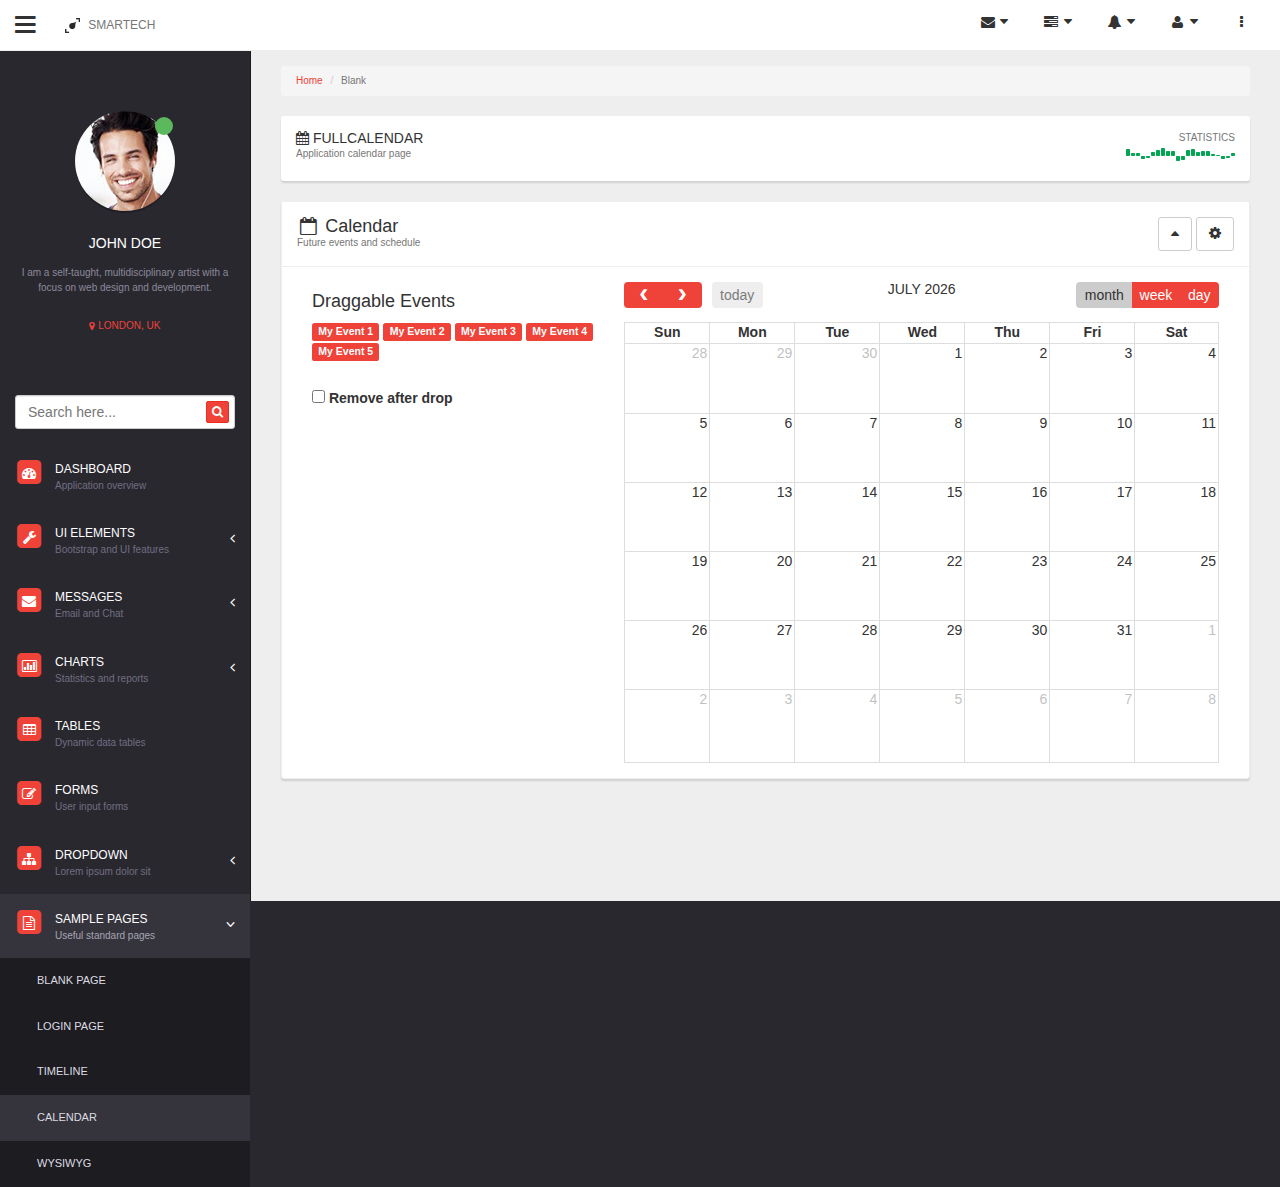
<file: fullcalendar.html>
<!DOCTYPE html>
<html lang="en">

    <head>

        <meta charset="utf-8">
        <meta http-equiv="X-UA-Compatible" content="IE=edge">
        <meta name="viewport" content="width=device-width, initial-scale=1">
        <meta name="description" content="">
        <meta name="author" content="Alex Grozav">

        <title>Smartech - Responsive Admin Template</title>
        
        <!-- Favicon -->
        <link rel="shortcut icon" href="favicon.ico" type="image/x-icon">
        <link rel="icon" href="favicon.ico" type="image/x-icon">
        
        <!-- Bootstrap Core CSS -->
        <link href="css/bootstrap.css" rel="stylesheet">

        <!-- MetisMenu CSS -->
        <link href="css/plugins/metisMenu/metisMenu.min.css" rel="stylesheet">

        <!-- Custom CSS -->
        <link href="css/smartech.css" rel="stylesheet">

        <!-- Custom CSS -->
        <link href="css/plugins/fullcalendar/fullcalendar.css" rel="stylesheet">

        <!-- Custom Fonts -->
        <link href="font-awesome/css/font-awesome.min.css" rel="stylesheet" type="text/css">
        
        <!-- Animate CSS -->
        <link href="css/animate.css" rel="stylesheet">
        
        <!-- HTML5 Shim and Respond.js IE8 support of HTML5 elements and media queries -->
        <!-- WARNING: Respond.js doesn't work if you view the page via file:// -->
        <!--[if lt IE 9]>
            <script src="https://oss.maxcdn.com/libs/html5shiv/3.7.0/html5shiv.js"></script>
            <script src="https://oss.maxcdn.com/libs/respond.js/1.4.2/respond.min.js"></script>
        <![endif]-->

    </head>

    <body>

        <div id="wrapper">

            <!-- Navigation -->
            <nav class="navbar navbar-default navbar-static-top" role="navigation" style="margin-bottom: 0">
                <div class="navbar-header">
                    <button type="button" class="navbar-toggle" data-toggle="collapse" data-target=".navbar-collapse">
                        <span class="sr-only">Toggle navigation</span>
                        <span class="icon-bar"></span>
                        <span class="icon-bar"></span>
                        <span class="icon-bar"></span>
                    </button>
                    <a class="sidebar-toggle hidden-xs" href="javascript:void(0);"><i class="fa fa-bars fa-2x"></i></a>
                    <a class="navbar-brand" href="index.html"><img src="img/logo.png" alt="Smartech" /> SMARTECH</a>
                </div>
                <!-- /.navbar-header -->

                <ul class="nav navbar-top-links navbar-right">
                    <li class="dropdown">
                        <a class="dropdown-toggle" data-toggle="dropdown" href="#">
                            <i class="fa fa-envelope fa-fw"></i> <i class="fa fa-caret-down"></i>
                        </a>
                        <ul class="dropdown-menu dropdown-messages">
                            <li>
                                <a href="#">
                                    <div class="media">
                                        <div class="pull-left">
                                            <img class="media-object img-circle" src="img/profile-6.jpg" alt="Message Profile Picture">
                                        </div>
                                        <div class="media-body">
                                            <div>
                                                <strong>John Smith</strong>
                                            </div>
                                            <div class="dropdown-messages-excerpt">Lorem ipsum dolor sit amet, consectetur adipiscing elit. </div>
                                            <span class="dropdown-small pull-right text-muted">
                                                <em>3 hours</em>
                                            </span>
                                        </div>
                                    </div>
                                </a>
                            </li>
                            <li class="divider"></li>
                            <li>
                                <a href="#">
                                    <div class="media">
                                        <div class="pull-left">
                                            <img class="media-object img-circle" src="img/profile-2.jpg" alt="Message Profile Picture">
                                        </div>
                                        <div class="media-body">
                                            <div>
                                                <strong>John Smith</strong>
                                            </div>
                                            <div class="dropdown-messages-excerpt">Lorem ipsum dolor sit amet, consectetur adipiscing elit. </div>
                                            <span class="dropdown-small pull-right text-muted">
                                                <em>Yesterday</em>
                                            </span>
                                        </div>
                                    </div>
                                </a>
                            </li>
                            <li class="divider"></li>
                            <li>
                                <a href="#">
                                    <div class="media">
                                        <div class="pull-left">
                                            <img class="media-object img-circle" src="img/profile-3.jpg" alt="Message Profile Picture">
                                        </div>
                                        <div class="media-body">
                                            <div>
                                                <strong>John Smith</strong>
                                            </div>
                                            <div class="dropdown-messages-excerpt">Lorem ipsum dolor sit amet, consectetur adipiscing elit. </div>
                                            <span class="dropdown-small pull-right text-muted">
                                                <em>Yesterday</em>
                                            </span>
                                        </div>
                                    </div>
                                </a>
                            </li>
                            <li class="divider"></li>
                            <li>
                                <a class="text-center dropdown-button" href="inbox.html">
                                    Read All Messages
                                    <i class="fa fa-angle-right"></i>
                                </a>
                            </li>
                        </ul>
                        <!-- /.dropdown-messages -->
                    </li>
                    <!-- /.dropdown -->
                    <li class="dropdown">
                        <a class="dropdown-toggle" data-toggle="dropdown" href="#">
                            <i class="fa fa-tasks fa-fw"></i> <i class="fa fa-caret-down"></i>
                        </a>
                        <ul class="dropdown-menu dropdown-tasks">
                            <li>
                                <a href="#">
                                    <div>
                                        <p>
                                            <strong>Task 1</strong>
                                            <span class="dropdown-small pull-right text-muted">40% Complete</span>
                                        </p>
                                        <div class="progress progress-sm progress-striped active">
                                            <div class="progress-bar progress-bar-success" role="progressbar" aria-valuenow="40" aria-valuemin="0" aria-valuemax="100" style="width: 40%">
                                                <span class="sr-only">40% Complete (success)</span>
                                            </div>
                                        </div>
                                    </div>
                                </a>
                            </li>
                            <li class="divider"></li>
                            <li>
                                <a href="#">
                                    <div>
                                        <p>
                                            <strong>Task 2</strong>
                                            <span class="dropdown-small pull-right text-muted">20% Complete</span>
                                        </p>
                                        <div class="progress progress-sm progress-striped active">
                                            <div class="progress-bar progress-bar-success" role="progressbar" aria-valuenow="20" aria-valuemin="0" aria-valuemax="100" style="width: 20%">
                                                <span class="sr-only">20% Complete</span>
                                            </div>
                                        </div>
                                    </div>
                                </a>
                            </li>
                            <li class="divider"></li>
                            <li>
                                <a href="#">
                                    <div>
                                        <p>
                                            <strong>Task 3</strong>
                                            <span class="dropdown-small pull-right text-muted">60% Complete</span>
                                        </p>
                                        <div class="progress progress-sm progress-striped active">
                                            <div class="progress-bar progress-bar-success" role="progressbar" aria-valuenow="60" aria-valuemin="0" aria-valuemax="100" style="width: 60%">
                                                <span class="sr-only">60% Complete (warning)</span>
                                            </div>
                                        </div>
                                    </div>
                                </a>
                            </li>
                            <li class="divider"></li>
                            <li>
                                <a href="#">
                                    <div>
                                        <p>
                                            <strong>Task 4</strong>
                                            <span class="dropdown-small pull-right text-muted">80% Complete</span>
                                        </p>
                                        <div class="progress progress-sm progress-striped active">
                                            <div class="progress-bar progress-bar-success" role="progressbar" aria-valuenow="80" aria-valuemin="0" aria-valuemax="100" style="width: 80%">
                                                <span class="sr-only">80% Complete (danger)</span>
                                            </div>
                                        </div>
                                    </div>
                                </a>
                            </li>
                            <li class="divider"></li>
                            <li>
                                <a class="text-center dropdown-button" href="#">
                                    See All Tasks
                                    <i class="fa fa-angle-right"></i>
                                </a>
                            </li>
                        </ul>
                        <!-- /.dropdown-tasks -->
                    </li>
                    <!-- /.dropdown -->
                    <li class="dropdown">
                        <a class="dropdown-toggle" data-toggle="dropdown" href="#">
                            <i class="fa fa-bell fa-fw"></i> <i class="fa fa-caret-down"></i>
                        </a>
                        <ul class="dropdown-menu dropdown-alerts">
                            <li>
                                <a href="#">
                                    <div>
                                        <i class="fa fa-comment fa-fw"></i> New Comment
                                        <span class="dropdown-small pull-right text-muted small">4 minutes ago</span>
                                    </div>
                                </a>
                            </li>
                            <li class="divider"></li>
                            <li>
                                <a href="#">
                                    <div>
                                        <i class="fa fa-twitter fa-fw"></i> 3 New Followers
                                        <span class="dropdown-small pull-right text-muted small">12 minutes ago</span>
                                    </div>
                                </a>
                            </li>
                            <li class="divider"></li>
                            <li>
                                <a href="#">
                                    <div>
                                        <i class="fa fa-envelope fa-fw"></i> Message Sent
                                        <span class="dropdown-small pull-right text-muted small">4 minutes ago</span>
                                    </div>
                                </a>
                            </li>
                            <li class="divider"></li>
                            <li>
                                <a href="#">
                                    <div>
                                        <i class="fa fa-tasks fa-fw"></i> New Task
                                        <span class="dropdown-small pull-right text-muted small">4 minutes ago</span>
                                    </div>
                                </a>
                            </li>
                            <li class="divider"></li>
                            <li>
                                <a href="#">
                                    <div>
                                        <i class="fa fa-upload fa-fw"></i> Server Rebooted
                                        <span class="pull-right text-muted small">4 minutes ago</span>
                                    </div>
                                </a>
                            </li>
                            <li class="divider"></li>
                            <li>
                                <a class="text-center dropdown-button" href="#">
                                    See All Alerts
                                    <i class="fa fa-angle-right"></i>
                                </a>
                            </li>
                        </ul>
                        <!-- /.dropdown-alerts -->
                    </li>
                    <!-- /.dropdown -->
                    <li class="dropdown">
                        <a class="dropdown-toggle" data-toggle="dropdown" href="#">
                            <i class="fa fa-user fa-fw"></i> <i class="fa fa-caret-down"></i>
                        </a>
                        <ul class="dropdown-menu dropdown-user">
                            <li><a href="#"><i class="fa fa-user fa-fw"></i> User Profile</a>
                            </li>
                            <li><a href="#"><i class="fa fa-gear fa-fw"></i> Settings</a>
                            </li>
                            <li class="divider"></li>
                            <li><a href="login.html" class="dropdown-button"><i class="fa fa-sign-out fa-fw"></i> Logout</a>
                            </li>
                        </ul>
                        <!-- /.dropdown-user -->
                    </li>
                    <!-- /.dropdown -->

                    <li>
                        <a id="toggle-right-sidebar" href="#">
                            <i class="fa fa-ellipsis-v fa-fw"></i>
                        </a>
                        <!-- /.dropdown-user -->
                    </li>
                    <!-- /.dropdown -->
                </ul>
                <!-- /.navbar-top-links -->


                <div class="sidebar-right">
                    <div class="sidebar-right-content">
                        <h5 class="sidebar-right-heading sidebar-right-heading-first text-uppercase text-xs">Contacts</h5>

                        <ul class="list-unstyled margin-none">
                            <li class="sidebar-contact-wrapper"> 
                                <a class="sidebar-contact" href="#">
                                    <img src="img/profile-6.jpg" height="20" width="20" class="img-circle pull-right">
                                    <i class="fa fa-circle text-xs text-primary"></i>
                                    Adam Brown
                                </a>
                            </li>
                            <li class="sidebar-contact-wrapper">
                                <a class="sidebar-contact" href="#">
                                    <img src="img/profile-3.jpg" height="20" width="20" class="img-circle pull-right">
                                    <i class="fa fa-circle text-xs text-primary"></i>
                                    Brian Summer
                                </a>
                            </li>
                            <li class="sidebar-contact-wrapper">
                                <a class="sidebar-contact" href="#">
                                    <img src="img/profile-2.jpg" height="20" width="20" class="img-circle pull-right">
                                    <i class="fa fa-circle text-xs text-primary"></i>
                                    Lisa White
                                </a>
                            </li>
                            <li class="sidebar-contact-wrapper">
                                <a class="sidebar-contact" href="#">
                                    <img src="img/profile-4.jpg" height="20" width="20" class="img-circle pull-right">
                                    <i class="fa fa-circle text-xs text-warning"></i>
                                    Jack Doe
                                </a>
                            </li>
                            <li class="sidebar-contact-wrapper">
                                <a class="sidebar-contact" href="#">
                                    <img src="img/profile-5.jpg" height="20" width="20" class="img-circle pull-right">
                                    <i class="fa fa-circle text-xs text-danger"></i>
                                    Danny Links
                                </a>
                            </li>
                            <li class="sidebar-contact-wrapper">
                                <a class="sidebar-contact" href="#">
                                    <img src="img/profile-7.jpg" height="20" width="20" class="img-circle pull-right">
                                    <i class="fa fa-circle text-xs text-muted"></i>
                                    Alice Cooper
                                </a>
                            </li>
                            <li class="sidebar-contact-wrapper">
                                <a class="sidebar-contact" href="#">
                                    <img src="img/profile-8.jpg" height="20" width="20" class="img-circle pull-right">
                                    <i class="fa fa-circle text-xs text-muted"></i>
                                    Alex Vance
                                </a>
                            </li>
                        </ul>

                        <h5 class="sidebar-right-heading text-uppercase text-xs">Unfinished Tasks</h5>
                        <ul class="list-unstyled margin-top">
                            <li>
                                <div>
                                    <p>
                                        <strong>Task 1</strong>
                                        <span class="dropdown-small pull-right text-muted">40% Complete</span>
                                    </p>
                                    <div class="progress progress-xs progress-striped active">
                                        <div class="progress-bar progress-bar-success" role="progressbar" aria-valuenow="40" aria-valuemin="0" aria-valuemax="100" style="width: 40%">
                                            <span class="sr-only">40% Complete (success)</span>
                                        </div>
                                    </div>
                                </div>
                            </li>
                            <li>
                                <div>
                                    <p>
                                        <strong>Task 2</strong>
                                        <span class="dropdown-small pull-right text-muted">20% Complete</span>
                                    </p>
                                    <div class="progress progress-xs progress-striped active">
                                        <div class="progress-bar progress-bar-info" role="progressbar" aria-valuenow="20" aria-valuemin="0" aria-valuemax="100" style="width: 20%">
                                            <span class="sr-only">20% Complete</span>
                                        </div>
                                    </div>
                                </div>
                            </li>
                            <li>
                                <div>
                                    <p>
                                        <strong>Task 3</strong>
                                        <span class="dropdown-small pull-right text-muted">60% Complete</span>
                                    </p>
                                    <div class="progress progress-xs progress-striped active">
                                        <div class="progress-bar progress-bar-warning" role="progressbar" aria-valuenow="60" aria-valuemin="0" aria-valuemax="100" style="width: 60%">
                                            <span class="sr-only">60% Complete (warning)</span>
                                        </div>
                                    </div>
                                </div>
                            </li>
                            <li>
                                <div>
                                    <p>
                                        <strong>Task 4</strong>
                                        <span class="dropdown-small pull-right text-muted">80% Complete</span>
                                    </p>
                                    <div class="progress progress-xs progress-striped active">
                                        <div class="progress-bar progress-bar-danger" role="progressbar" aria-valuenow="80" aria-valuemin="0" aria-valuemax="100" style="width: 80%">
                                            <span class="sr-only">80% Complete (danger)</span>
                                        </div>
                                    </div>
                                </div>
                            </li>
                        </ul>
                        <h5 class="sidebar-right-heading text-uppercase text-xs">Recent Activities</h5>
                        <div>
                            <uL class="list-unstyled">
                                <li class="sidebar-notification">
                                    <a href="#">
                                        <i class="fa fa-comment fa-fw"></i> New Comment
                                    </a>
                                </li>
                                <li class="sidebar-notification">
                                    <a href="#">
                                        <i class="fa fa-twitter fa-fw"></i> 3 New Followers
                                    </a>
                                </li>
                                <li class="sidebar-notification">
                                    <a href="#">
                                        <i class="fa fa-envelope fa-fw"></i> Message Sent
                                    </a>
                                </li>
                                <li class="sidebar-notification">
                                    <a href="#">
                                        <i class="fa fa-tasks fa-fw"></i> New Task
                                    </a>
                                </li>
                                <li class="sidebar-notification">
                                    <a href="#">
                                        <i class="fa fa-upload fa-fw"></i> Server Rebooted
                                    </a>
                                </li>
                                <li class="sidebar-notification">
                                    <a href="#">
                                        <i class="fa fa-warning fa-fw"></i> Server Not Responding
                                    </a>
                                </li>
                                <li class="sidebar-notification">
                                    <a href="#">
                                        <i class="fa fa-shopping-cart fa-fw"></i> New Order Placed
                                    </a>
                                </li>
                                <li class="sidebar-notification">
                                    <a href="#">
                                        <i class="fa fa-money fa-fw"></i> Payment Received
                                    </a>
                                </li>
                            </ul>
                        </div>
                    </div>
                </div>

                <div class="navbar-default sidebar" role="navigation">
                    <div class="sidebar-nav navbar-collapse">
                        <ul class="nav" id="side-menu">
                            <li class="sidebar-profile text-center">
                                <span class="sidebar-profile-picture">
                                    <span class="sidebar-profile-status"></span>
                                    <img src="img/profile.jpg" alt="Profile Picture"/>
                                </span>
                                <h3 class="sidebar-profile-name">JOHN DOE</h3>
                                <p class="sidebar-profile-description">
                                    I am a self-taught, multidisciplinary artist 
                                    with a focus on web design and development.
                                </p>
                                <span class="sidebar-profile-location text-primary"><i class="fa fa-map-marker"></i> London, UK</span>
                            </li>                            
                            <li class="sidebar-search">
                                <a class="sidebar-search-collapse" href="javascript:void(0);">
                                    <span class="sidebar-item-icon fa-stack">
                                        <i class="fa fa-square fa-stack-2x text-primary"></i>
                                        <i class="fa fa-search fa-stack-1x fa-inverse"></i>
                                    </span>
                                    <span class="sidebar-item-title">Dashboard</span>
                                    <span class="sidebar-item-subtitle">Application overview</span>
                                </a>
                                <button class="btn btn-primary btn-xs sidebar-search-button" type="button">
                                    <i class="fa fa-search"></i>
                                </button>
                                <input type="text" class="form-control" placeholder="Search here...">
                                <!-- /input-group -->
                            </li>
                            <li>
                                <a href="index.html">
                                    <span class="sidebar-item-icon fa-stack">
                                        <i class="fa fa-square fa-stack-2x text-primary"></i>
                                        <i class="fa fa-dashboard fa-stack-1x fa-inverse"></i>
                                    </span>
                                    <span class="sidebar-item-title">Dashboard</span>
                                    <span class="sidebar-item-subtitle">Application overview</span>
                                </a>
                            </li>
                            <li>
                                <a href="#">
                                    <span class="sidebar-item-icon fa-stack ">
                                        <i class="fa fa-square fa-stack-2x text-primary"></i>
                                        <i class="fa fa-wrench fa-stack-1x fa-inverse"></i>
                                    </span>
                                    <span class="sidebar-item-arrow fa arrow"></span>
                                    <span class="sidebar-item-title">UI Elements</span>
                                    <span class="sidebar-item-subtitle">Bootstrap and UI features</span>
                                </a>
                                <ul class="nav nav-second-level">
                                    <li>
                                        <a href="panels-wells.html">Panels and Wells</a>
                                    </li>
                                    <li>
                                        <a href="buttons.html">Buttons</a>
                                    </li>
                                    <li>
                                        <a href="notifications.html">Notifications</a>
                                    </li>
                                    <li>
                                        <a href="typography.html">Typography</a>
                                    </li>
                                    <li>
                                        <a href="grid.html">Grid</a>
                                    </li>
                                </ul>
                                <!-- /.nav-second-level -->
                            </li>
                            <li>
                                <a href="#">
                                    <span class="sidebar-item-icon fa-stack ">
                                        <i class="fa fa-square fa-stack-2x text-primary"></i>
                                        <i class="fa fa-envelope fa-stack-1x fa-inverse"></i>
                                    </span>
                                    <span class="sidebar-item-arrow fa arrow"></span>
                                    <span class="sidebar-item-title">Messages</span>
                                    <span class="sidebar-item-subtitle">Email and Chat</span>
                                </a>
                                <ul class="nav nav-second-level">
                                    <li>
                                        <a href="inbox.html">Inbox</a>
                                    </li>
                                    <li>
                                        <a href="compose.html">Compose</a>
                                    </li>
                                    <li>
                                        <a href="chat.html">Chat</a>
                                    </li>
                                    <li>
                                        <a href="inbox-single.html">View Message</a>
                                    </li>
                                </ul>
                                <!-- /.nav-second-level -->
                            </li>
                            <li>
                                <a href="#">
                                    <span class="sidebar-item-icon fa-stack ">
                                        <i class="fa fa-square fa-stack-2x text-primary"></i>
                                        <i class="fa fa-bar-chart-o fa-stack-1x fa-inverse"></i>
                                    </span>
                                    <span class="sidebar-item-arrow fa arrow"></span>
                                    <span class="sidebar-item-title">Charts</span>
                                    <span class="sidebar-item-subtitle">Statistics and reports</span>
                                </a>
                                <ul class="nav nav-second-level">
                                    <li>
                                        <a href="flot.html">Flot Charts</a>
                                    </li>
                                    <li>
                                        <a href="morris.html">Morris.js Charts</a>
                                    </li>
                                </ul>
                                <!-- /.nav-second-level -->
                            </li>
                            <li>
                                <a href="tables.html">
                                    <span class="sidebar-item-icon fa-stack">
                                        <i class="fa fa-square fa-stack-2x text-primary"></i>
                                        <i class="fa fa-table fa-stack-1x fa-inverse"></i>
                                    </span>
                                    <span class="sidebar-item-title">Tables</span>
                                    <span class="sidebar-item-subtitle">Dynamic data tables</span>
                                </a>
                            </li>
                            <li>
                                <a href="forms.html">
                                    <span class="sidebar-item-icon fa-stack">
                                        <i class="fa fa-square fa-stack-2x text-primary"></i>
                                        <i class="fa fa-edit fa-stack-1x fa-inverse"></i>
                                    </span>
                                    <span class="sidebar-item-title">Forms</span>
                                    <span class="sidebar-item-subtitle">User input forms</span>
                                </a>
                            </li>
                            <li>
                                <a href="#">
                                    <span class="sidebar-item-icon fa-stack ">
                                        <i class="fa fa-square fa-stack-2x text-primary"></i>
                                        <i class="fa fa-sitemap fa-stack-1x fa-inverse"></i>
                                    </span>
                                    <span class="sidebar-item-arrow fa arrow"></span>
                                    <span class="sidebar-item-title">Dropdown</span>
                                    <span class="sidebar-item-subtitle">Lorem ipsum dolor sit</span>
                                </a>
                                <ul class="nav nav-second-level">
                                    <li>
                                        <a href="#">Second Level Item</a>
                                    </li>
                                    <li>
                                        <a href="#">Second Level Item</a>
                                    </li>
                                    <li>
                                        <a href="#">Third Level <span class="fa arrow"></span></a>
                                        <ul class="nav nav-third-level">
                                            <li>
                                                <a href="#">Third Level Item</a>
                                            </li>
                                            <li>
                                                <a href="#">Third Level Item</a>
                                            </li>
                                            <li>
                                                <a href="#">Third Level Item</a>
                                            </li>
                                            <li>
                                                <a href="#">Third Level Item</a>
                                            </li>
                                        </ul>
                                        <!-- /.nav-third-level -->
                                    </li>
                                </ul>
                                <!-- /.nav-second-level -->
                            </li>
                            <li class="active">
                                <a class="active" href="#">
                                    <span class="sidebar-item-icon fa-stack">
                                        <i class="fa fa-square fa-stack-2x text-primary"></i>
                                        <i class="fa fa-file-text-o fa-stack-1x fa-inverse"></i>
                                    </span>
                                    <span class="sidebar-item-arrow fa arrow"></span>
                                    <span class="sidebar-item-title">Sample Pages</span>
                                    <span class="sidebar-item-subtitle">Useful standard pages</span>
                                </a>
                                <ul class="nav nav-second-level">
                                    <li>
                                        <a href="blank.html">Blank Page</a>
                                    </li>
                                    <li>
                                        <a href="login.html">Login Page</a>
                                    </li>
                                    <li>
                                        <a href="timeline.html">Timeline</a>
                                    </li>
                                    <li>
                                        <a class="active" href="fullcalendar.html">Calendar</a>
                                    </li>
                                    <li>
                                        <a href="wysiwyg.html">WYSIWYG</a>
                                    </li>
                                </ul>
                                <!-- /.nav-second-level -->
                            </li>
                        </ul>
                    </div>
                    <!-- /.sidebar-collapse -->
                </div>
                <!-- /.navbar-static-side -->
            </nav>

            <!-- Page Content -->
            <div id="page-wrapper">
                <div class="row">
                    <div class="col-lg-12">
                        <ol class="breadcrumb text-xs">
                            <li><a href="#">Home</a></li>
                            <li class="active">Blank</li>
                        </ol>

                        <div class="panel panel-primary">
                            <div class="panel-body">
                                <div class="pull-right">
                                    <p class="text-right text-uppercase text-muted text-xs margin-none">Statistics</p>
                                    <div id="page-title-statistics"></div>
                                </div>
                                <h5 class="text-uppercase margin-none"><i class="fa fa-calendar"></i> Fullcalendar</h5>
                                <p class="text-muted text-xs margin-none">Application calendar page</p>
                            </div>
                        </div>
                    </div>
                    <!-- /.col-lg-12 -->
                </div>
                <!-- /.row -->

                <div class="row">
                    <div class="col-md-12">
                        <div class="panel panel-default">
                            <div class="panel-heading">
                                <div class="pull-right">
                                    <div class="btn-group">
                                        <button type="button" class="btn btn-default panel-collapse">
                                            <i class="fa fa-caret-up"></i>
                                        </button>
                                    </div>
                                    <div class="btn-group">
                                        <button type="button" class="btn btn-default dropdown-toggle" data-toggle="dropdown">
                                            <i class="fa fa-cog"></i>
                                        </button>
                                        <ul class="dropdown-menu pull-right" role="menu">
                                            <li><a href="#">Action</a>
                                            </li>
                                            <li><a href="#">Another action</a>
                                            </li>
                                            <li><a href="#">Something else here</a>
                                            </li>
                                            <li class="divider"></li>
                                            <li><a href="#"><i class="fa fa-refresh"></i> Refresh</a>
                                            </li>
                                        </ul>
                                    </div>
                                </div>
                                <h4 class="margin-none">
                                    <i class="fa fa-calendar-o fa-fw"></i> Calendar 
                                </h4>
                                <p class="margin-none text-xs text-muted">Future events and schedule</p>
                            </div>
                            <div class="panel-body">
                                <div class="col-lg-4">
                                    <div id='external-events'>
                                        <h4>Draggable Events</h4>
                                        <div class='label label-primary'>My Event 1</div>
                                        <div class='label label-primary'>My Event 2</div>
                                        <div class='label label-primary'>My Event 3</div>
                                        <div class='label label-primary'>My Event 4</div>
                                        <div class='label label-primary'>My Event 5</div>
                                        <p class="margin-top margin-bottom">
                                            <input type='checkbox' id='drop-remove' />
                                            <label for='drop-remove'>Remove after drop</label>
                                        </p>
                                    </div>
                                </div>
                                <div class="col-lg-8">
                                    <div id="calendar">
                                    </div>
                                </div>
                            </div>
                        </div>
                    </div>
                </div>

            </div>
            <!-- /#page-wrapper -->

        </div>
        <!-- /#wrapper -->

        <!-- jQuery Version 1.11.0 -->
        <script src="js/jquery-1.11.0.js"></script>

        <!-- jQuery UI -->
        <script src="js/jquery-ui.js"></script>

        <!-- Bootstrap Core JavaScript -->
        <script src="js/bootstrap.min.js"></script>

        <!-- Metis Menu Plugin JavaScript -->
        <script src="js/plugins/metisMenu/metisMenu.min.js"></script>

        <!-- Moment JavaScript -->
        <script src="js/plugins/momentjs/momentjs.js"></script>

        <!-- FullCalendar JavaScript -->
        <script src="js/plugins/fullcalendar/fullcalendar.min.js"></script>

        <!-- Sparkline JavaScript -->
        <script src="js/plugins/sparkline/sparkline.js"></script>

        <!-- Custom Theme JavaScript -->
        <script src="js/smartech.js"></script>

        <!-- Custom Theme JavaScript -->
        <script src="js/demo/fullcalendar.js"></script>

    </body>

</html>
</file>
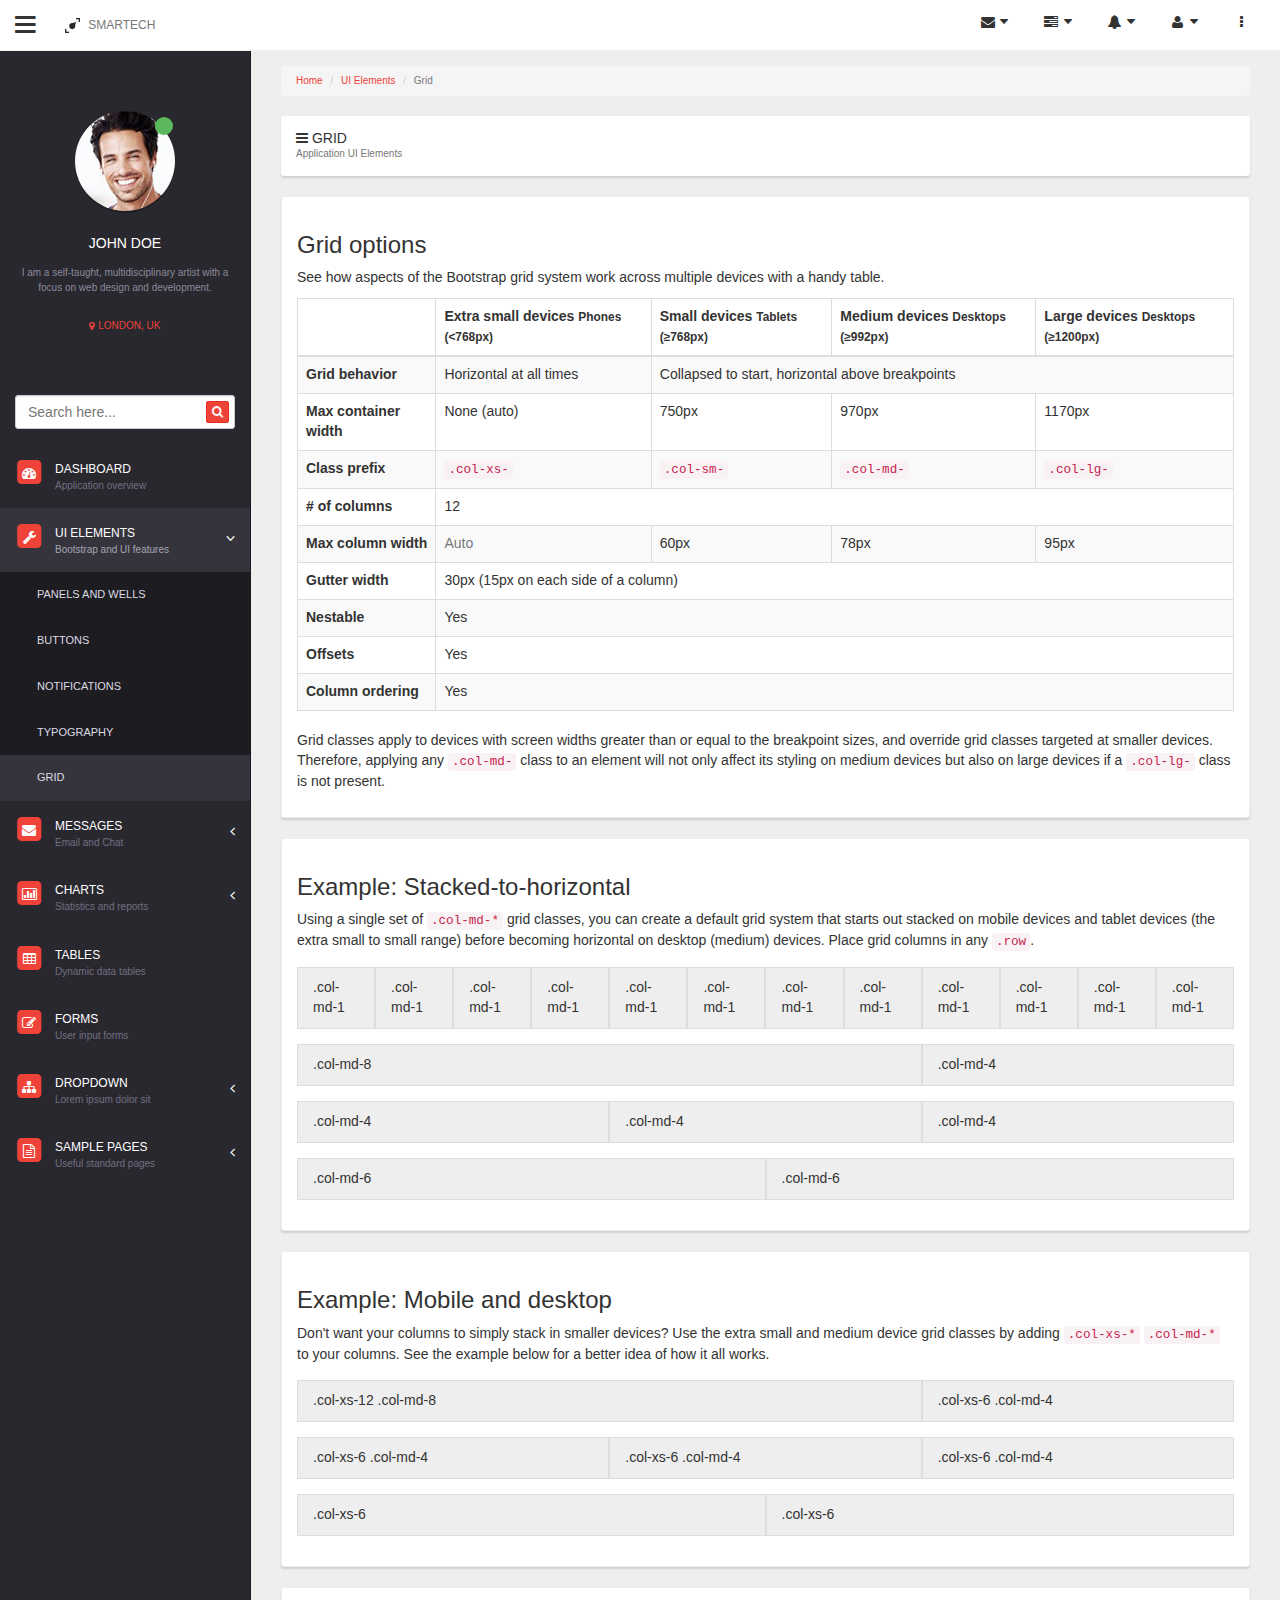
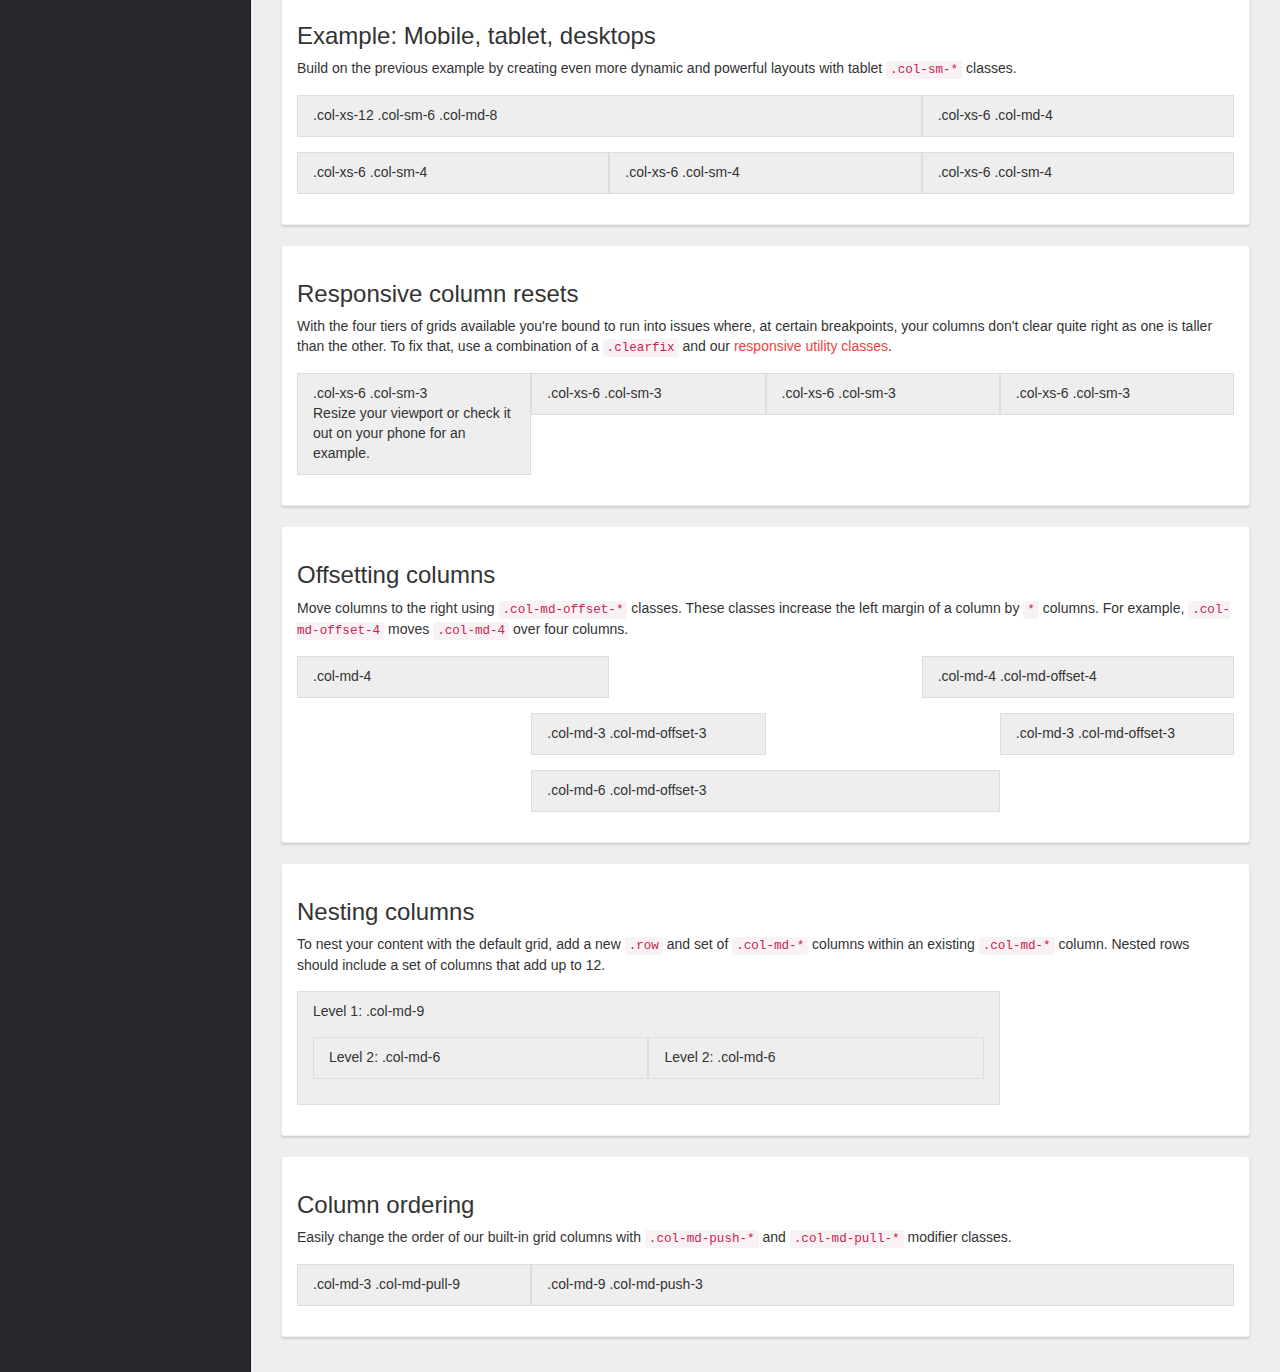
<file: grid.html>
<!DOCTYPE html>
<html lang="en">

    <head>

        <meta charset="utf-8">
        <meta http-equiv="X-UA-Compatible" content="IE=edge">
        <meta name="viewport" content="width=device-width, initial-scale=1">
        <meta name="description" content="">
        <meta name="author" content="Alex Grozav">

        <title>Smartech - Responsive Admin Template</title>
        
        <!-- Favicon -->
        <link rel="shortcut icon" href="favicon.ico" type="image/x-icon">
        <link rel="icon" href="favicon.ico" type="image/x-icon">
        
        <!-- Bootstrap Core CSS -->
        <link href="css/bootstrap.css" rel="stylesheet">

        <!-- MetisMenu CSS -->
        <link href="css/plugins/metisMenu/metisMenu.min.css" rel="stylesheet">

        <!-- Custom CSS -->
        <link href="css/smartech.css" rel="stylesheet">

        <!-- Custom Fonts -->
        <link href="font-awesome/css/font-awesome.min.css" rel="stylesheet" type="text/css">
        
        <!-- Animate CSS -->
        <link href="css/animate.css" rel="stylesheet">
        
        <!-- HTML5 Shim and Respond.js IE8 support of HTML5 elements and media queries -->
        <!-- WARNING: Respond.js doesn't work if you view the page via file:// -->
        <!--[if lt IE 9]>
            <script src="https://oss.maxcdn.com/libs/html5shiv/3.7.0/html5shiv.js"></script>
            <script src="https://oss.maxcdn.com/libs/respond.js/1.4.2/respond.min.js"></script>
        <![endif]-->

    </head>

    <body>

        <div id="wrapper">

            <!-- Navigation -->
            <nav class="navbar navbar-default navbar-static-top" role="navigation" style="margin-bottom: 0">
                <div class="navbar-header">
                    <button type="button" class="navbar-toggle" data-toggle="collapse" data-target=".navbar-collapse">
                        <span class="sr-only">Toggle navigation</span>
                        <span class="icon-bar"></span>
                        <span class="icon-bar"></span>
                        <span class="icon-bar"></span>
                    </button>
                    <a class="sidebar-toggle hidden-xs" href="javascript:void(0);"><i class="fa fa-bars fa-2x"></i></a>
                    <a class="navbar-brand" href="index.html"><img src="img/logo.png" alt="Smartech" /> SMARTECH</a>
                </div>
                <!-- /.navbar-header -->

                <ul class="nav navbar-top-links navbar-right">
                    <li class="dropdown">
                        <a class="dropdown-toggle" data-toggle="dropdown" href="#">
                            <i class="fa fa-envelope fa-fw"></i> <i class="fa fa-caret-down"></i>
                        </a>
                        <ul class="dropdown-menu dropdown-messages">
                            <li>
                                <a href="#">
                                    <div class="media">
                                        <div class="pull-left">
                                            <img class="media-object img-circle" src="img/profile-6.jpg" alt="Message Profile Picture">
                                        </div>
                                        <div class="media-body">
                                            <div>
                                                <strong>John Smith</strong>
                                            </div>
                                            <div class="dropdown-messages-excerpt">Lorem ipsum dolor sit amet, consectetur adipiscing elit. </div>
                                            <span class="dropdown-small pull-right text-muted">
                                                <em>3 hours</em>
                                            </span>
                                        </div>
                                    </div>
                                </a>
                            </li>
                            <li class="divider"></li>
                            <li>
                                <a href="#">
                                    <div class="media">
                                        <div class="pull-left">
                                            <img class="media-object img-circle" src="img/profile-2.jpg" alt="Message Profile Picture">
                                        </div>
                                        <div class="media-body">
                                            <div>
                                                <strong>John Smith</strong>
                                            </div>
                                            <div class="dropdown-messages-excerpt">Lorem ipsum dolor sit amet, consectetur adipiscing elit. </div>
                                            <span class="dropdown-small pull-right text-muted">
                                                <em>Yesterday</em>
                                            </span>
                                        </div>
                                    </div>
                                </a>
                            </li>
                            <li class="divider"></li>
                            <li>
                                <a href="#">
                                    <div class="media">
                                        <div class="pull-left">
                                            <img class="media-object img-circle" src="img/profile-3.jpg" alt="Message Profile Picture">
                                        </div>
                                        <div class="media-body">
                                            <div>
                                                <strong>John Smith</strong>
                                            </div>
                                            <div class="dropdown-messages-excerpt">Lorem ipsum dolor sit amet, consectetur adipiscing elit. </div>
                                            <span class="dropdown-small pull-right text-muted">
                                                <em>Yesterday</em>
                                            </span>
                                        </div>
                                    </div>
                                </a>
                            </li>
                            <li class="divider"></li>
                            <li>
                                <a class="text-center dropdown-button" href="inbox.html">
                                    Read All Messages
                                    <i class="fa fa-angle-right"></i>
                                </a>
                            </li>
                        </ul>
                        <!-- /.dropdown-messages -->
                    </li>
                    <!-- /.dropdown -->
                    <li class="dropdown">
                        <a class="dropdown-toggle" data-toggle="dropdown" href="#">
                            <i class="fa fa-tasks fa-fw"></i> <i class="fa fa-caret-down"></i>
                        </a>
                        <ul class="dropdown-menu dropdown-tasks">
                            <li>
                                <a href="#">
                                    <div>
                                        <p>
                                            <strong>Task 1</strong>
                                            <span class="dropdown-small pull-right text-muted">40% Complete</span>
                                        </p>
                                        <div class="progress progress-sm progress-striped active">
                                            <div class="progress-bar progress-bar-success" role="progressbar" aria-valuenow="40" aria-valuemin="0" aria-valuemax="100" style="width: 40%">
                                                <span class="sr-only">40% Complete (success)</span>
                                            </div>
                                        </div>
                                    </div>
                                </a>
                            </li>
                            <li class="divider"></li>
                            <li>
                                <a href="#">
                                    <div>
                                        <p>
                                            <strong>Task 2</strong>
                                            <span class="dropdown-small pull-right text-muted">20% Complete</span>
                                        </p>
                                        <div class="progress progress-sm progress-striped active">
                                            <div class="progress-bar progress-bar-success" role="progressbar" aria-valuenow="20" aria-valuemin="0" aria-valuemax="100" style="width: 20%">
                                                <span class="sr-only">20% Complete</span>
                                            </div>
                                        </div>
                                    </div>
                                </a>
                            </li>
                            <li class="divider"></li>
                            <li>
                                <a href="#">
                                    <div>
                                        <p>
                                            <strong>Task 3</strong>
                                            <span class="dropdown-small pull-right text-muted">60% Complete</span>
                                        </p>
                                        <div class="progress progress-sm progress-striped active">
                                            <div class="progress-bar progress-bar-success" role="progressbar" aria-valuenow="60" aria-valuemin="0" aria-valuemax="100" style="width: 60%">
                                                <span class="sr-only">60% Complete (warning)</span>
                                            </div>
                                        </div>
                                    </div>
                                </a>
                            </li>
                            <li class="divider"></li>
                            <li>
                                <a href="#">
                                    <div>
                                        <p>
                                            <strong>Task 4</strong>
                                            <span class="dropdown-small pull-right text-muted">80% Complete</span>
                                        </p>
                                        <div class="progress progress-sm progress-striped active">
                                            <div class="progress-bar progress-bar-success" role="progressbar" aria-valuenow="80" aria-valuemin="0" aria-valuemax="100" style="width: 80%">
                                                <span class="sr-only">80% Complete (danger)</span>
                                            </div>
                                        </div>
                                    </div>
                                </a>
                            </li>
                            <li class="divider"></li>
                            <li>
                                <a class="text-center dropdown-button" href="#">
                                    See All Tasks
                                    <i class="fa fa-angle-right"></i>
                                </a>
                            </li>
                        </ul>
                        <!-- /.dropdown-tasks -->
                    </li>
                    <!-- /.dropdown -->
                    <li class="dropdown">
                        <a class="dropdown-toggle" data-toggle="dropdown" href="#">
                            <i class="fa fa-bell fa-fw"></i> <i class="fa fa-caret-down"></i>
                        </a>
                        <ul class="dropdown-menu dropdown-alerts">
                            <li>
                                <a href="#">
                                    <div>
                                        <i class="fa fa-comment fa-fw"></i> New Comment
                                        <span class="dropdown-small pull-right text-muted small">4 minutes ago</span>
                                    </div>
                                </a>
                            </li>
                            <li class="divider"></li>
                            <li>
                                <a href="#">
                                    <div>
                                        <i class="fa fa-twitter fa-fw"></i> 3 New Followers
                                        <span class="dropdown-small pull-right text-muted small">12 minutes ago</span>
                                    </div>
                                </a>
                            </li>
                            <li class="divider"></li>
                            <li>
                                <a href="#">
                                    <div>
                                        <i class="fa fa-envelope fa-fw"></i> Message Sent
                                        <span class="dropdown-small pull-right text-muted small">4 minutes ago</span>
                                    </div>
                                </a>
                            </li>
                            <li class="divider"></li>
                            <li>
                                <a href="#">
                                    <div>
                                        <i class="fa fa-tasks fa-fw"></i> New Task
                                        <span class="dropdown-small pull-right text-muted small">4 minutes ago</span>
                                    </div>
                                </a>
                            </li>
                            <li class="divider"></li>
                            <li>
                                <a href="#">
                                    <div>
                                        <i class="fa fa-upload fa-fw"></i> Server Rebooted
                                        <span class="pull-right text-muted small">4 minutes ago</span>
                                    </div>
                                </a>
                            </li>
                            <li class="divider"></li>
                            <li>
                                <a class="text-center dropdown-button" href="#">
                                    See All Alerts
                                    <i class="fa fa-angle-right"></i>
                                </a>
                            </li>
                        </ul>
                        <!-- /.dropdown-alerts -->
                    </li>
                    <!-- /.dropdown -->
                    <li class="dropdown">
                        <a class="dropdown-toggle" data-toggle="dropdown" href="#">
                            <i class="fa fa-user fa-fw"></i> <i class="fa fa-caret-down"></i>
                        </a>
                        <ul class="dropdown-menu dropdown-user">
                            <li><a href="#"><i class="fa fa-user fa-fw"></i> User Profile</a>
                            </li>
                            <li><a href="#"><i class="fa fa-gear fa-fw"></i> Settings</a>
                            </li>
                            <li class="divider"></li>
                            <li><a href="login.html" class="dropdown-button"><i class="fa fa-sign-out fa-fw"></i> Logout</a>
                            </li>
                        </ul>
                        <!-- /.dropdown-user -->
                    </li>
                    <!-- /.dropdown -->

                    <li>
                        <a id="toggle-right-sidebar" href="#">
                            <i class="fa fa-ellipsis-v fa-fw"></i>
                        </a>
                        <!-- /.dropdown-user -->
                    </li>
                    <!-- /.dropdown -->
                </ul>
                <!-- /.navbar-top-links -->


                <div class="sidebar-right">
                    <div class="sidebar-right-content">
                        <h5 class="sidebar-right-heading sidebar-right-heading-first text-uppercase text-xs">Contacts</h5>

                        <ul class="list-unstyled margin-none">
                            <li class="sidebar-contact-wrapper"> 
                                <a class="sidebar-contact" href="#">
                                    <img src="img/profile-6.jpg" height="20" width="20" class="img-circle pull-right">
                                    <i class="fa fa-circle text-xs text-primary"></i>
                                    Adam Brown
                                </a>
                            </li>
                            <li class="sidebar-contact-wrapper">
                                <a class="sidebar-contact" href="#">
                                    <img src="img/profile-3.jpg" height="20" width="20" class="img-circle pull-right">
                                    <i class="fa fa-circle text-xs text-primary"></i>
                                    Brian Summer
                                </a>
                            </li>
                            <li class="sidebar-contact-wrapper">
                                <a class="sidebar-contact" href="#">
                                    <img src="img/profile-2.jpg" height="20" width="20" class="img-circle pull-right">
                                    <i class="fa fa-circle text-xs text-primary"></i>
                                    Lisa White
                                </a>
                            </li>
                            <li class="sidebar-contact-wrapper">
                                <a class="sidebar-contact" href="#">
                                    <img src="img/profile-4.jpg" height="20" width="20" class="img-circle pull-right">
                                    <i class="fa fa-circle text-xs text-warning"></i>
                                    Jack Doe
                                </a>
                            </li>
                            <li class="sidebar-contact-wrapper">
                                <a class="sidebar-contact" href="#">
                                    <img src="img/profile-5.jpg" height="20" width="20" class="img-circle pull-right">
                                    <i class="fa fa-circle text-xs text-danger"></i>
                                    Danny Links
                                </a>
                            </li>
                            <li class="sidebar-contact-wrapper">
                                <a class="sidebar-contact" href="#">
                                    <img src="img/profile-7.jpg" height="20" width="20" class="img-circle pull-right">
                                    <i class="fa fa-circle text-xs text-muted"></i>
                                    Alice Cooper
                                </a>
                            </li>
                            <li class="sidebar-contact-wrapper">
                                <a class="sidebar-contact" href="#">
                                    <img src="img/profile-8.jpg" height="20" width="20" class="img-circle pull-right">
                                    <i class="fa fa-circle text-xs text-muted"></i>
                                    Alex Vance
                                </a>
                            </li>
                        </ul>

                        <h5 class="sidebar-right-heading text-uppercase text-xs">Unfinished Tasks</h5>
                        <ul class="list-unstyled margin-top">
                            <li>
                                <div>
                                    <p>
                                        <strong>Task 1</strong>
                                        <span class="dropdown-small pull-right text-muted">40% Complete</span>
                                    </p>
                                    <div class="progress progress-xs progress-striped active">
                                        <div class="progress-bar progress-bar-success" role="progressbar" aria-valuenow="40" aria-valuemin="0" aria-valuemax="100" style="width: 40%">
                                            <span class="sr-only">40% Complete (success)</span>
                                        </div>
                                    </div>
                                </div>
                            </li>
                            <li>
                                <div>
                                    <p>
                                        <strong>Task 2</strong>
                                        <span class="dropdown-small pull-right text-muted">20% Complete</span>
                                    </p>
                                    <div class="progress progress-xs progress-striped active">
                                        <div class="progress-bar progress-bar-info" role="progressbar" aria-valuenow="20" aria-valuemin="0" aria-valuemax="100" style="width: 20%">
                                            <span class="sr-only">20% Complete</span>
                                        </div>
                                    </div>
                                </div>
                            </li>
                            <li>
                                <div>
                                    <p>
                                        <strong>Task 3</strong>
                                        <span class="dropdown-small pull-right text-muted">60% Complete</span>
                                    </p>
                                    <div class="progress progress-xs progress-striped active">
                                        <div class="progress-bar progress-bar-warning" role="progressbar" aria-valuenow="60" aria-valuemin="0" aria-valuemax="100" style="width: 60%">
                                            <span class="sr-only">60% Complete (warning)</span>
                                        </div>
                                    </div>
                                </div>
                            </li>
                            <li>
                                <div>
                                    <p>
                                        <strong>Task 4</strong>
                                        <span class="dropdown-small pull-right text-muted">80% Complete</span>
                                    </p>
                                    <div class="progress progress-xs progress-striped active">
                                        <div class="progress-bar progress-bar-danger" role="progressbar" aria-valuenow="80" aria-valuemin="0" aria-valuemax="100" style="width: 80%">
                                            <span class="sr-only">80% Complete (danger)</span>
                                        </div>
                                    </div>
                                </div>
                            </li>
                        </ul>
                        <h5 class="sidebar-right-heading text-uppercase text-xs">Recent Activities</h5>
                        <div>
                            <uL class="list-unstyled">
                                <li class="sidebar-notification">
                                    <a href="#">
                                        <i class="fa fa-comment fa-fw"></i> New Comment
                                    </a>
                                </li>
                                <li class="sidebar-notification">
                                    <a href="#">
                                        <i class="fa fa-twitter fa-fw"></i> 3 New Followers
                                    </a>
                                </li>
                                <li class="sidebar-notification">
                                    <a href="#">
                                        <i class="fa fa-envelope fa-fw"></i> Message Sent
                                    </a>
                                </li>
                                <li class="sidebar-notification">
                                    <a href="#">
                                        <i class="fa fa-tasks fa-fw"></i> New Task
                                    </a>
                                </li>
                                <li class="sidebar-notification">
                                    <a href="#">
                                        <i class="fa fa-upload fa-fw"></i> Server Rebooted
                                    </a>
                                </li>
                                <li class="sidebar-notification">
                                    <a href="#">
                                        <i class="fa fa-warning fa-fw"></i> Server Not Responding
                                    </a>
                                </li>
                                <li class="sidebar-notification">
                                    <a href="#">
                                        <i class="fa fa-shopping-cart fa-fw"></i> New Order Placed
                                    </a>
                                </li>
                                <li class="sidebar-notification">
                                    <a href="#">
                                        <i class="fa fa-money fa-fw"></i> Payment Received
                                    </a>
                                </li>
                            </ul>
                        </div>
                    </div>
                </div>

                <div class="navbar-default sidebar" role="navigation">
                    <div class="sidebar-nav navbar-collapse">
                        <ul class="nav" id="side-menu">
                            <li class="sidebar-profile text-center">
                                <span class="sidebar-profile-picture">
                                    <span class="sidebar-profile-status"></span>
                                    <img src="img/profile.jpg" alt="Profile Picture"/>
                                </span>
                                <h3 class="sidebar-profile-name">JOHN DOE</h3>
                                <p class="sidebar-profile-description">
                                    I am a self-taught, multidisciplinary artist 
                                    with a focus on web design and development.
                                </p>
                                <span class="sidebar-profile-location text-primary"><i class="fa fa-map-marker"></i> London, UK</span>
                            </li>                            
                            <li class="sidebar-search">
                                <a class="sidebar-search-collapse" href="javascript:void(0);">
                                    <span class="sidebar-item-icon fa-stack">
                                        <i class="fa fa-square fa-stack-2x text-primary"></i>
                                        <i class="fa fa-search fa-stack-1x fa-inverse"></i>
                                    </span>
                                    <span class="sidebar-item-title">Dashboard</span>
                                    <span class="sidebar-item-subtitle">Application overview</span>
                                </a>
                                <button class="btn btn-primary btn-xs sidebar-search-button" type="button">
                                    <i class="fa fa-search"></i>
                                </button>
                                <input type="text" class="form-control" placeholder="Search here...">
                                <!-- /input-group -->
                            </li>
                            <li>
                                <a href="index.html">
                                    <span class="sidebar-item-icon fa-stack">
                                        <i class="fa fa-square fa-stack-2x text-primary"></i>
                                        <i class="fa fa-dashboard fa-stack-1x fa-inverse"></i>
                                    </span>
                                    <span class="sidebar-item-title">Dashboard</span>
                                    <span class="sidebar-item-subtitle">Application overview</span>
                                </a>
                            </li>
                            <li class="active">
                                <a class="active" href="#">
                                    <span class="sidebar-item-icon fa-stack ">
                                        <i class="fa fa-square fa-stack-2x text-primary"></i>
                                        <i class="fa fa-wrench fa-stack-1x fa-inverse"></i>
                                    </span>
                                    <span class="sidebar-item-arrow fa arrow"></span>
                                    <span class="sidebar-item-title">UI Elements</span>
                                    <span class="sidebar-item-subtitle">Bootstrap and UI features</span>
                                </a>
                                <ul class="nav nav-second-level">
                                    <li>
                                        <a href="panels-wells.html">Panels and Wells</a>
                                    </li>
                                    <li>
                                        <a href="buttons.html">Buttons</a>
                                    </li>
                                    <li>
                                        <a href="notifications.html">Notifications</a>
                                    </li>
                                    <li>
                                        <a href="typography.html">Typography</a>
                                    </li>
                                    <li>
                                        <a class="active" href="grid.html">Grid</a>
                                    </li>
                                </ul>
                                <!-- /.nav-second-level -->
                            </li>
                            <li>
                                <a href="#">
                                    <span class="sidebar-item-icon fa-stack ">
                                        <i class="fa fa-square fa-stack-2x text-primary"></i>
                                        <i class="fa fa-envelope fa-stack-1x fa-inverse"></i>
                                    </span>
                                    <span class="sidebar-item-arrow fa arrow"></span>
                                    <span class="sidebar-item-title">Messages</span>
                                    <span class="sidebar-item-subtitle">Email and Chat</span>
                                </a>
                                <ul class="nav nav-second-level">
                                    <li>
                                        <a href="inbox.html">Inbox</a>
                                    </li>
                                    <li>
                                        <a href="compose.html">Compose</a>
                                    </li>
                                    <li>
                                        <a href="chat.html">Chat</a>
                                    </li>
                                    <li>
                                        <a href="inbox-single.html">View Message</a>
                                    </li>
                                </ul>
                                <!-- /.nav-second-level -->
                            </li>
                            <li>
                                <a href="#">
                                    <span class="sidebar-item-icon fa-stack ">
                                        <i class="fa fa-square fa-stack-2x text-primary"></i>
                                        <i class="fa fa-bar-chart-o fa-stack-1x fa-inverse"></i>
                                    </span>
                                    <span class="sidebar-item-arrow fa arrow"></span>
                                    <span class="sidebar-item-title">Charts</span>
                                    <span class="sidebar-item-subtitle">Statistics and reports</span>
                                </a>
                                <ul class="nav nav-second-level">
                                    <li>
                                        <a href="flot.html">Flot Charts</a>
                                    </li>
                                    <li>
                                        <a href="morris.html">Morris.js Charts</a>
                                    </li>
                                </ul>
                                <!-- /.nav-second-level -->
                            </li>
                            <li>
                                <a href="tables.html">
                                    <span class="sidebar-item-icon fa-stack">
                                        <i class="fa fa-square fa-stack-2x text-primary"></i>
                                        <i class="fa fa-table fa-stack-1x fa-inverse"></i>
                                    </span>
                                    <span class="sidebar-item-title">Tables</span>
                                    <span class="sidebar-item-subtitle">Dynamic data tables</span>
                                </a>
                            </li>
                            <li>
                                <a href="forms.html">
                                    <span class="sidebar-item-icon fa-stack">
                                        <i class="fa fa-square fa-stack-2x text-primary"></i>
                                        <i class="fa fa-edit fa-stack-1x fa-inverse"></i>
                                    </span>
                                    <span class="sidebar-item-title">Forms</span>
                                    <span class="sidebar-item-subtitle">User input forms</span>
                                </a>
                            </li>
                            <li>
                                <a href="#">
                                    <span class="sidebar-item-icon fa-stack ">
                                        <i class="fa fa-square fa-stack-2x text-primary"></i>
                                        <i class="fa fa-sitemap fa-stack-1x fa-inverse"></i>
                                    </span>
                                    <span class="sidebar-item-arrow fa arrow"></span>
                                    <span class="sidebar-item-title">Dropdown</span>
                                    <span class="sidebar-item-subtitle">Lorem ipsum dolor sit</span>
                                </a>
                                <ul class="nav nav-second-level">
                                    <li>
                                        <a href="#">Second Level Item</a>
                                    </li>
                                    <li>
                                        <a href="#">Second Level Item</a>
                                    </li>
                                    <li>
                                        <a href="#">Third Level <span class="fa arrow"></span></a>
                                        <ul class="nav nav-third-level">
                                            <li>
                                                <a href="#">Third Level Item</a>
                                            </li>
                                            <li>
                                                <a href="#">Third Level Item</a>
                                            </li>
                                            <li>
                                                <a href="#">Third Level Item</a>
                                            </li>
                                            <li>
                                                <a href="#">Third Level Item</a>
                                            </li>
                                        </ul>
                                        <!-- /.nav-third-level -->
                                    </li>
                                </ul>
                                <!-- /.nav-second-level -->
                            </li>
                            <li>
                                <a href="#">
                                    <span class="sidebar-item-icon fa-stack">
                                        <i class="fa fa-square fa-stack-2x text-primary"></i>
                                        <i class="fa fa-file-text-o fa-stack-1x fa-inverse"></i>
                                    </span>
                                    <span class="sidebar-item-arrow fa arrow"></span>
                                    <span class="sidebar-item-title">Sample Pages</span>
                                    <span class="sidebar-item-subtitle">Useful standard pages</span>
                                </a>
                                <ul class="nav nav-second-level">
                                    <li>
                                        <a href="blank.html">Blank Page</a>
                                    </li>
                                    <li>
                                        <a href="login.html">Login Page</a>
                                    </li>
                                    <li>
                                        <a href="timeline.html">Timeline</a>
                                    </li>
                                    <li>
                                        <a href="fullcalendar.html">Calendar</a>
                                    </li>
                                    <li>
                                        <a href="wysiwyg.html">WYSIWYG</a>
                                    </li>
                                </ul>
                                <!-- /.nav-second-level -->
                            </li>
                        </ul>
                    </div>
                    <!-- /.sidebar-collapse -->
                </div>
                <!-- /.navbar-static-side -->
            </nav>

            <div id="page-wrapper">
                <div class="row">
                    <div class="col-lg-12">
                        <ol class="breadcrumb text-xs">
                            <li><a href="#">Home</a></li>
                            <li><a href="#">UI Elements</a></li>
                            <li class="active">Grid</li>
                        </ol>

                        <div class="panel panel-primary">
                            <div class="panel-body">
                                <h5 class="text-uppercase margin-none"><i class="fa fa-bars"></i> Grid</h5>
                                <p class="text-muted text-xs margin-none">Application UI Elements</p>
                            </div>
                        </div>
                    </div>
                    <!-- /.col-lg-12 -->
                </div>
                <!-- /.row -->
                <div class="row">
                    <div class="col-lg-12">
                        <div class="panel panel-default">
                            <div class="panel-body">
                                <h3>Grid options</h3>
                                <p>See how aspects of the Bootstrap grid system work across multiple devices with a handy table.</p>
                                <div class="table-responsive">
                                    <table class="table table-bordered table-striped">
                                        <thead>
                                            <tr>
                                                <th></th>
                                                <th>
                                                    Extra small devices
                                                    <small>Phones (&lt;768px)</small>
                                                </th>
                                                <th>
                                                    Small devices
                                                    <small>Tablets (&ge;768px)</small>
                                                </th>
                                                <th>
                                                    Medium devices
                                                    <small>Desktops (&ge;992px)</small>
                                                </th>
                                                <th>
                                                    Large devices
                                                    <small>Desktops (&ge;1200px)</small>
                                                </th>
                                            </tr>
                                        </thead>
                                        <tbody>
                                            <tr>
                                                <th>Grid behavior</th>
                                                <td>Horizontal at all times</td>
                                                <td colspan="3">Collapsed to start, horizontal above breakpoints</td>
                                            </tr>
                                            <tr>
                                                <th>Max container width</th>
                                                <td>None (auto)</td>
                                                <td>750px</td>
                                                <td>970px</td>
                                                <td>1170px</td>
                                            </tr>
                                            <tr>
                                                <th>Class prefix</th>
                                                <td>
                                                    <code>.col-xs-</code>
                                                </td>
                                                <td>
                                                    <code>.col-sm-</code>
                                                </td>
                                                <td>
                                                    <code>.col-md-</code>
                                                </td>
                                                <td>
                                                    <code>.col-lg-</code>
                                                </td>
                                            </tr>
                                            <tr>
                                                <th># of columns</th>
                                                <td colspan="4">12</td>
                                            </tr>
                                            <tr>
                                                <th>Max column width</th>
                                                <td class="text-muted">Auto</td>
                                                <td>60px</td>
                                                <td>78px</td>
                                                <td>95px</td>
                                            </tr>
                                            <tr>
                                                <th>Gutter width</th>
                                                <td colspan="4">30px (15px on each side of a column)</td>
                                            </tr>
                                            <tr>
                                                <th>Nestable</th>
                                                <td colspan="4">Yes</td>
                                            </tr>
                                            <tr>
                                                <th>Offsets</th>
                                                <td colspan="4">Yes</td>
                                            </tr>
                                            <tr>
                                                <th>Column ordering</th>
                                                <td colspan="4">Yes</td>
                                            </tr>
                                        </tbody>
                                    </table>
                                </div>
                                <p>Grid classes apply to devices with screen widths greater than or equal to the breakpoint sizes, and override grid classes targeted at smaller devices. Therefore, applying any
                                    <code>.col-md-</code> class to an element will not only affect its styling on medium devices but also on large devices if a
                                    <code>.col-lg-</code> class is not present.</p>
                            </div>
                        </div>
                    </div>
                    <!-- /.col-lg-12 -->
                </div>
                <!-- /.row -->

                <div class="row">
                    <div class="col-lg-12">
                        <div class="panel panel-default">
                            <div class="panel-body">
                                <h3>Example: Stacked-to-horizontal</h3>
                                <p>Using a single set of
                                    <code>.col-md-*</code> grid classes, you can create a default grid system that starts out stacked on mobile devices and tablet devices (the extra small to small range) before becoming horizontal on desktop (medium) devices. Place grid columns in any
                                    <code>.row</code>.</p>
                                <div class="row show-grid">
                                    <div class="col-md-1">.col-md-1</div>
                                    <div class="col-md-1">.col-md-1</div>
                                    <div class="col-md-1">.col-md-1</div>
                                    <div class="col-md-1">.col-md-1</div>
                                    <div class="col-md-1">.col-md-1</div>
                                    <div class="col-md-1">.col-md-1</div>
                                    <div class="col-md-1">.col-md-1</div>
                                    <div class="col-md-1">.col-md-1</div>
                                    <div class="col-md-1">.col-md-1</div>
                                    <div class="col-md-1">.col-md-1</div>
                                    <div class="col-md-1">.col-md-1</div>
                                    <div class="col-md-1">.col-md-1</div>
                                </div>
                                <div class="row show-grid">
                                    <div class="col-md-8">.col-md-8</div>
                                    <div class="col-md-4">.col-md-4</div>
                                </div>
                                <div class="row show-grid">
                                    <div class="col-md-4">.col-md-4</div>
                                    <div class="col-md-4">.col-md-4</div>
                                    <div class="col-md-4">.col-md-4</div>
                                </div>
                                <div class="row show-grid">
                                    <div class="col-md-6">.col-md-6</div>
                                    <div class="col-md-6">.col-md-6</div>
                                </div>
                            </div>
                        </div>
                    </div>
                    <!-- /.col-lg-12 -->
                </div>
                <!-- /.row -->

                <div class="row">
                    <div class="col-lg-12">
                        <div class="panel panel-default">
                            <div class="panel-body">
                                <h3>Example: Mobile and desktop</h3>
                                <p>Don't want your columns to simply stack in smaller devices? Use the extra small and medium device grid classes by adding
                                    <code>.col-xs-*</code>
                                    <code>.col-md-*</code> to your columns. See the example below for a better idea of how it all works.</p>
                                <div class="row show-grid">
                                    <div class="col-xs-12 col-md-8">.col-xs-12 .col-md-8</div>
                                    <div class="col-xs-6 col-md-4">.col-xs-6 .col-md-4</div>
                                </div>
                                <div class="row show-grid">
                                    <div class="col-xs-6 col-md-4">.col-xs-6 .col-md-4</div>
                                    <div class="col-xs-6 col-md-4">.col-xs-6 .col-md-4</div>
                                    <div class="col-xs-6 col-md-4">.col-xs-6 .col-md-4</div>
                                </div>
                                <div class="row show-grid">
                                    <div class="col-xs-6">.col-xs-6</div>
                                    <div class="col-xs-6">.col-xs-6</div>
                                </div>
                            </div>
                        </div>
                    </div>
                    <!-- /.col-lg-12 -->
                </div>
                <!-- /.row -->

                <div class="row">
                    <div class="col-lg-12">
                        <div class="panel panel-default">
                            <div class="panel-body">
                                <h3>Example: Mobile, tablet, desktops</h3>
                                <p>Build on the previous example by creating even more dynamic and powerful layouts with tablet
                                    <code>.col-sm-*</code> classes.</p>
                                <div class="row show-grid">
                                    <div class="col-xs-12 col-sm-6 col-md-8">.col-xs-12 .col-sm-6 .col-md-8</div>
                                    <div class="col-xs-6 col-md-4">.col-xs-6 .col-md-4</div>
                                </div>
                                <div class="row show-grid">
                                    <div class="col-xs-6 col-sm-4">.col-xs-6 .col-sm-4</div>
                                    <div class="col-xs-6 col-sm-4">.col-xs-6 .col-sm-4</div>
                                    <!-- Optional: clear the XS cols if their content doesn't match in height -->
                                    <div class="clearfix visible-xs"></div>
                                    <div class="col-xs-6 col-sm-4">.col-xs-6 .col-sm-4</div>
                                </div>
                            </div>
                        </div>
                    </div>
                    <!-- /.col-lg-12 -->
                </div>
                <!-- /.row -->

                <div class="row">
                    <div class="col-lg-12">
                        <div class="panel panel-default">
                            <div class="panel-body">
                                <h3 id="grid-responsive-resets">Responsive column resets</h3>
                                <p>With the four tiers of grids available you're bound to run into issues where, at certain breakpoints, your columns don't clear quite right as one is taller than the other. To fix that, use a combination of a
                                    <code>.clearfix</code> and our <a href="#responsive-utilities">responsive utility classes</a>.</p>
                                <div class="row show-grid">
                                    <div class="col-xs-6 col-sm-3">
                                        .col-xs-6 .col-sm-3
                                        <br>Resize your viewport or check it out on your phone for an example.
                                    </div>
                                    <div class="col-xs-6 col-sm-3">.col-xs-6 .col-sm-3</div>

                                    <!-- Add the extra clearfix for only the required viewport -->
                                    <div class="clearfix visible-xs"></div>

                                    <div class="col-xs-6 col-sm-3">.col-xs-6 .col-sm-3</div>
                                    <div class="col-xs-6 col-sm-3">.col-xs-6 .col-sm-3</div>
                                </div>
                            </div>
                        </div>
                    </div>
                    <!-- /.col-lg-12 -->
                </div>
                <!-- /.row -->

                <div class="row">
                    <div class="col-lg-12">
                        <div class="panel panel-default">
                            <div class="panel-body">
                                <h3 id="grid-offsetting">Offsetting columns</h3>
                                <p>Move columns to the right using
                                    <code>.col-md-offset-*</code> classes. These classes increase the left margin of a column by
                                    <code>*</code> columns. For example,
                                    <code>.col-md-offset-4</code> moves
                                    <code>.col-md-4</code> over four columns.</p>
                                <div class="row show-grid">
                                    <div class="col-md-4">.col-md-4</div>
                                    <div class="col-md-4 col-md-offset-4">.col-md-4 .col-md-offset-4</div>
                                </div>
                                <div class="row show-grid">
                                    <div class="col-md-3 col-md-offset-3">.col-md-3 .col-md-offset-3</div>
                                    <div class="col-md-3 col-md-offset-3">.col-md-3 .col-md-offset-3</div>
                                </div>
                                <div class="row show-grid">
                                    <div class="col-md-6 col-md-offset-3">.col-md-6 .col-md-offset-3</div>
                                </div>
                            </div>
                        </div>
                    </div>
                    <!-- /.col-lg-12 -->
                </div>
                <!-- /.row -->

                <div class="row">
                    <div class="col-lg-12">
                        <div class="panel panel-default">
                            <div class="panel-body">
                                <h3 id="grid-nesting">Nesting columns</h3>
                                <p>To nest your content with the default grid, add a new
                                    <code>.row</code> and set of
                                    <code>.col-md-*</code> columns within an existing
                                    <code>.col-md-*</code> column. Nested rows should include a set of columns that add up to 12.</p>
                                <div class="row show-grid">
                                    <div class="col-md-9">
                                        Level 1: .col-md-9
                                        <div class="row show-grid">
                                            <div class="col-md-6">
                                                Level 2: .col-md-6
                                            </div>
                                            <div class="col-md-6">
                                                Level 2: .col-md-6
                                            </div>
                                        </div>
                                    </div>
                                </div>
                            </div>
                        </div>
                    </div>
                    <!-- /.col-lg-12 -->
                </div>
                <!-- /.row -->

                <div class="row">
                    <div class="col-lg-12">
                        <div class="panel panel-default">
                            <div class="panel-body">
                                <h3 id="grid-column-ordering">Column ordering</h3>
                                <p>Easily change the order of our built-in grid columns with
                                    <code>.col-md-push-*</code> and
                                    <code>.col-md-pull-*</code> modifier classes.</p>
                                <div class="row show-grid">
                                    <div class="col-md-9 col-md-push-3">.col-md-9 .col-md-push-3</div>
                                    <div class="col-md-3 col-md-pull-9">.col-md-3 .col-md-pull-9</div>
                                </div>
                            </div>
                        </div>
                    </div>
                    <!-- /.col-lg-12 -->
                </div>
                <!-- /.row -->

            </div>
            <!-- /#page-wrapper -->

        </div>
        <!-- /#wrapper -->

        <!-- jQuery Version 1.11.0 -->
        <script src="js/jquery-1.11.0.js"></script>

        <!-- Bootstrap Core JavaScript -->
        <script src="js/bootstrap.min.js"></script>

        <!-- Metis Menu Plugin JavaScript -->
        <script src="js/plugins/metisMenu/metisMenu.min.js"></script>

        <!-- Sparkline JavaScript -->
        <script src="js/plugins/sparkline/sparkline.js"></script>

        <!-- Custom Theme JavaScript -->
        <script src="js/smartech.js"></script>

    </body>

</html>
</file>
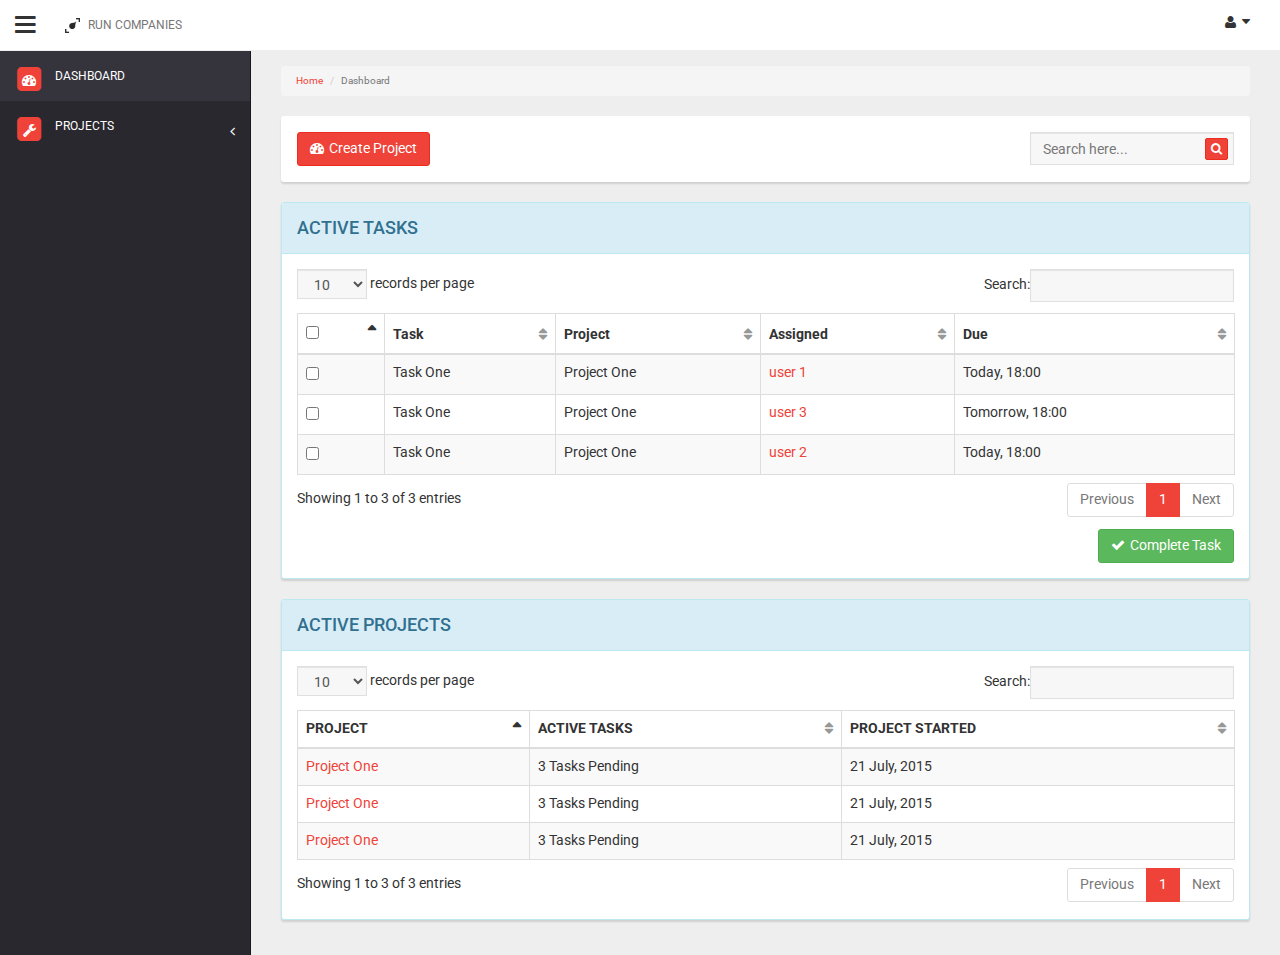
<file: homepage.html>
<!DOCTYPE html>
<html lang="en">

    <head>

        <meta charset="utf-8">
        <meta http-equiv="X-UA-Compatible" content="IE=edge">
        <meta name="viewport" content="width=device-width, initial-scale=1">
        <meta name="description" content="">
        <meta name="author" content="Alex Grozav">

        <title>RUN COMPANIES | Home Page</title>

        <!-- Favicon -->
        <link rel="shortcut icon" href="favicon.ico" type="image/x-icon">
        <link rel="icon" href="favicon.ico" type="image/x-icon">

        <!-- Bootstrap Core CSS -->
        <link href="css/bootstrap.css" rel="stylesheet">
        <link href="css/plugins/social-buttons.css" rel="stylesheet">


        <!-- MetisMenu CSS -->
        <link href="css/plugins/metisMenu/metisMenu.min.css" rel="stylesheet">

        <!-- Timeline CSS -->
        <link href="css/plugins/timeline.css" rel="stylesheet">
        <!-- DataTables CSS -->
        <link href="css/plugins/dataTables.bootstrap.css" rel="stylesheet">
        <!-- Custom CSS -->
        <link href="css/smartech.css" rel="stylesheet">
        <link href="css/custom.css" rel="stylesheet">
        <!-- Morris Charts CSS -->
        <link href="css/plugins/morris.css" rel="stylesheet">

        <!-- Custom Fonts -->
        <link href="font-awesome/css/font-awesome.min.css" rel="stylesheet" type="text/css">

        <!-- Animate CSS -->
        <link href="css/animate.css" rel="stylesheet">

        <!-- HTML5 Shim and Respond.js IE8 support of HTML5 elements and media queries -->
        <!-- WARNING: Respond.js doesn't work if you view the page via file:// -->
        <!--[if lt IE 9]>
            <script src="https://oss.maxcdn.com/libs/html5shiv/3.7.0/html5shiv.js"></script>
            <script src="https://oss.maxcdn.com/libs/respond.js/1.4.2/respond.min.js"></script>
        <![endif]-->

    </head>

    <body>

        <div id="wrapper">

            <!-- Navigation -->
            <nav class="navbar navbar-default navbar-static-top" role="navigation" style="margin-bottom: 0">
                <div class="navbar-header">
                    <button type="button" class="navbar-toggle" data-toggle="collapse" data-target=".navbar-collapse">
                        <span class="sr-only">Toggle navigation</span>
                        <span class="icon-bar"></span>
                        <span class="icon-bar"></span>
                        <span class="icon-bar"></span>
                    </button>
                    <a class="sidebar-toggle hidden-xs" href="javascript:void(0);"><i class="fa fa-bars fa-2x"></i></a>
                    <a class="navbar-brand" href="index.html"><img src="img/logo.png" alt="Smartech" /> RUN COMPANIES</a>
                </div>
                <!-- /.navbar-header -->

                <ul class="nav navbar-top-links navbar-right">
                    <!-- /.dropdown -->
                    <li class="dropdown">
                        <a class="dropdown-toggle" data-toggle="dropdown" href="#">
                            <i class="fa fa-user fa-fw"></i> <i class="fa fa-caret-down"></i>
                        </a>
                        <ul class="dropdown-menu dropdown-user">
                            <li><a href="#"><i class="fa fa-user fa-fw"></i> User Profile</a>
                            </li>
                            <li><a href="#"><i class="fa fa-gear fa-fw"></i> Settings</a>
                            </li>
                            <li class="divider"></li>
                            <li><a href="login.html" class="dropdown-button"><i class="fa fa-sign-out fa-fw"></i> Logout</a>
                            </li>
                        </ul>
                        <!-- /.dropdown-user -->
                    </li>
                    <!-- /.dropdown -->
                </ul>
                <!-- /.navbar-top-links -->


                <div class="navbar-default sidebar" role="navigation">
                    <div class="sidebar-nav navbar-collapse">
                        <ul class="nav" id="side-menu">
                            <li>
                                <a class="active">
                                    <span class="sidebar-item-icon fa-stack">
                                        <i class="fa fa-square fa-stack-2x text-primary"></i>
                                        <i class="fa fa-dashboard fa-stack-1x fa-inverse"></i>
                                    </span>
                                    <span class="sidebar-item-title">Dashboard</span>
                                </a>
                            </li>
                            <li>
                                <a href="#">
                                    <span class="sidebar-item-icon fa-stack ">
                                        <i class="fa fa-square fa-stack-2x text-primary"></i>
                                        <i class="fa fa-wrench fa-stack-1x fa-inverse"></i>
                                    </span>
                                    <span class="sidebar-item-arrow fa arrow"></span>
                                    <span class="sidebar-item-title">Projects</span>
                                </a>
                                <ul class="nav nav-second-level">
                                    <li>
                                        <a href="#">Project One</a>
                                    </li>
                                    <li>
                                        <a href="#">Project Two</a>
                                    </li>
                                    <li>
                                        <a href="#">Project Three</a>
                                    </li>
                                </ul>
                                <!-- /.nav-second-level -->
                            </li>
                        </ul>
                    </div>
                    <!-- /.sidebar-collapse -->
                </div>
                <!-- /.navbar-static-side -->
            </nav>

            <div id="page-wrapper">

                    <div class="row">
                        <div class="col-lg-12">
                            <ol class="breadcrumb text-xs">
                                <li><a href="#">Home</a></li>
                                <li class="active">Dashboard</li>
                            </ol>
                           
                            <div class="panel ">
                                <div class="panel-body">
                                     <div class="pull-right">
                                             <button class="btn btn-primary btn-xs sidebar-search-button" type="button">
                                                <i class="fa fa-search"></i>
                                            </button>
                                            <input type="text" class="form-control" placeholder="Search here...">
                                        </div>
                                    <a class="btn btn-primary"><i class="fa fa-dashboard pright5"></i>Create Project</a>
                                </div>
                            </div>
                        </div>
                    </div>

                    <div class="row">
                        <div class="col-md-12">
                           <div class="panel panel-info">
                                <div class="panel-heading"><h4 class="m-0">ACTIVE TASKS</h4></div>
                                    <div class="panel-body">
                                        <div class="table-responsive pbottom10">
                                            <table class="table table-striped table-bordered table-hover"  id="dataTables-activetasks">
                                                <thead>
                                                    <tr>
                                                        <th><input type="checkbox" value=""></th>
                                                        <th>Task</th>
                                                        <th>Project</th>
                                                        <th>Assigned</th>
                                                        <th>Due</th>
                                                    </tr>
                                                </thead>
                                                <tbody>
                                                    <tr>
                                                        <td><input type="checkbox" value=""></td>
                                                        <td>Task One</td>
                                                        <td>Project One</td>
                                                        <td><a href="#">user 1</a></td>
                                                        <td>Today, 18:00</td>
                                                    </tr>
                                                    <tr>
                                                        <td><input type="checkbox" value=""></td>
                                                        <td>Task One</td>
                                                        <td>Project One</td>
                                                        <td><a href="#">user 3</a></td>
                                                        <td>Tomorrow, 18:00</td>
                                                    </tr>
                                                    <tr>
                                                        <td><input type="checkbox" value=""></td>
                                                        <td>Task One</td>
                                                        <td>Project One</td>
                                                        <td><a href="#">user 2</a></td>
                                                        <td>Today, 18:00</td>
                                                    </tr>
                                                </tbody>
                                            </table>
                                        </div>
                                        <!-- /.table-responsive -->
                                        <a class="btn btn-success pull-right"><i class="fa fa-check pright5"></i>Complete Task</a>
                                </div>
                            </div> 
                        </div>
                    </div>

                    <div class="row">
                        <div class="col-md-12">
                           <div class="panel panel-info">
                                <div class="panel-heading"><h4 class="m-0">ACTIVE PROJECTS</h4></div>
                                    <div class="panel-body">
                                        <div class="table-responsive">
                                            <table class="table table-striped table-bordered table-hover"  id="dataTables-projects">
                                                <thead>
                                                    <tr>
                                                        <th>PROJECT</th>
                                                        <th>ACTIVE TASKS</th>
                                                        <th>PROJECT STARTED</th>
                                                    </tr>
                                                </thead>
                                                <tbody>
                                                    <tr>
                                                        <td><a href="#">Project One</a></td>
                                                        <td>3 Tasks Pending</td>
                                                        <td>21 July, 2015</td>
                                                    </tr>
                                                    <tr>
                                                        <td><a href="#">Project One</a></td>
                                                        <td>3 Tasks Pending</td>
                                                        <td>21 July, 2015</td>
                                                    </tr>
                                                    <tr>
                                                        <td><a href="#">Project One</a></td>
                                                        <td>3 Tasks Pending</td>
                                                        <td>21 July, 2015</td>
                                                    </tr>
                                                </tbody>
                                            </table>
                                        </div>
                                        <!-- /.table-responsive -->
                                </div>
                            </div> 
                        </div>
                    </div>
                    

            </div>
            <!-- /#page-wrapper -->

        </div>
        <!-- /#wrapper -->

        <!-- jQuery Version 1.11.0 -->
        <script src="js/jquery-1.11.0.js"></script>

        <!-- Bootstrap Core JavaScript -->
        <script src="js/bootstrap.min.js"></script>

        <!-- Metis Menu Plugin JavaScript -->
        <script src="js/plugins/metisMenu/metisMenu.min.js"></script>

        <!-- Sparkline JavaScript -->
        <script src="js/plugins/sparkline/sparkline.js"></script>
         <!-- DataTables JavaScript -->
       
        <!-- Custom Theme JavaScript -->
        <script src="js/smartech.js"></script>
        <script src="js/plugins/dataTables/jquery.dataTables.js"></script>
        <script src="js/plugins/dataTables/dataTables.bootstrap.js"></script>
        <script>
            $(document).ready(function() {
                $('#dataTables-activetasks').dataTable();
                $('#dataTables-projects').dataTable();
            });
        </script>
    </body>

</html>
</file>
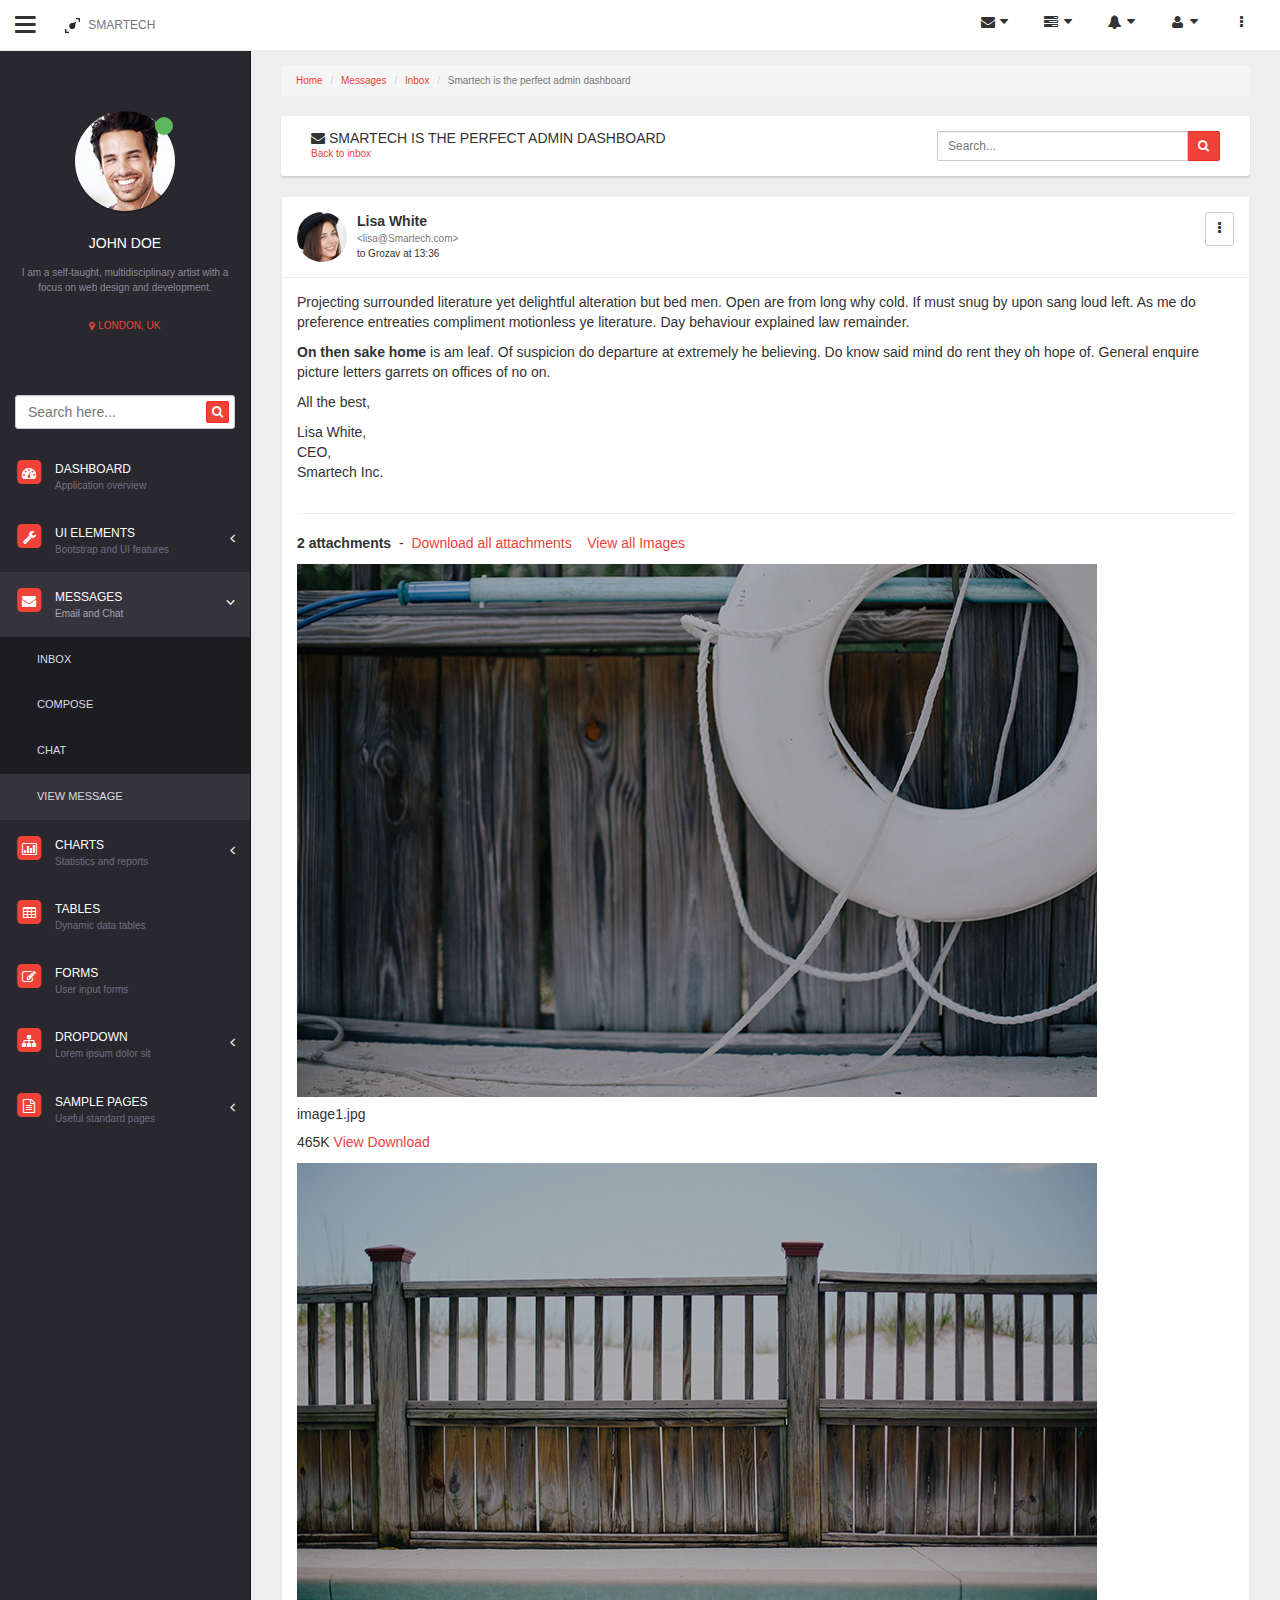
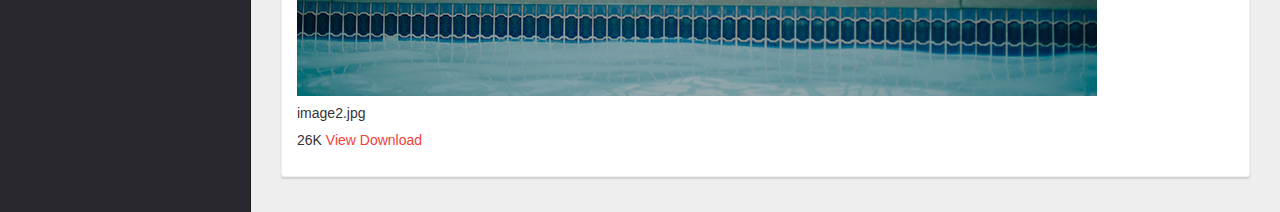
<file: inbox-single.html>
<!DOCTYPE html>
<html lang="en">

    <head>

        <meta charset="utf-8">
        <meta http-equiv="X-UA-Compatible" content="IE=edge">
        <meta name="viewport" content="width=device-width, initial-scale=1">
        <meta name="description" content="">
        <meta name="author" content="Alex Grozav">

        <title>Smartech - Responsive Admin Template</title>
        
        <!-- Favicon -->
        <link rel="shortcut icon" href="favicon.ico" type="image/x-icon">
        <link rel="icon" href="favicon.ico" type="image/x-icon">
        
        <!-- Bootstrap Core CSS -->
        <link href="css/bootstrap.css" rel="stylesheet">
        <link href="css/plugins/social-buttons.css" rel="stylesheet">


        <!-- MetisMenu CSS -->
        <link href="css/plugins/metisMenu/metisMenu.min.css" rel="stylesheet">

        <!-- Timeline CSS -->
        <link href="css/plugins/timeline.css" rel="stylesheet">

        <!-- Custom CSS -->
        <link href="css/smartech.css" rel="stylesheet">

        <!-- Morris Charts CSS -->
        <link href="css/plugins/morris.css" rel="stylesheet">

        <!-- Custom Fonts -->
        <link href="font-awesome/css/font-awesome.min.css" rel="stylesheet" type="text/css">

        <!-- Animate CSS -->
        <link href="css/animate.css" rel="stylesheet">

        <!-- HTML5 Shim and Respond.js IE8 support of HTML5 elements and media queries -->
        <!-- WARNING: Respond.js doesn't work if you view the page via file:// -->
        <!--[if lt IE 9]>
            <script src="https://oss.maxcdn.com/libs/html5shiv/3.7.0/html5shiv.js"></script>
            <script src="https://oss.maxcdn.com/libs/respond.js/1.4.2/respond.min.js"></script>
        <![endif]-->

    </head>

    <body>

        <div id="wrapper">

            <!-- Navigation -->
            <nav class="navbar navbar-default navbar-static-top" role="navigation" style="margin-bottom: 0">
                <div class="navbar-header">
                    <button type="button" class="navbar-toggle" data-toggle="collapse" data-target=".navbar-collapse">
                        <span class="sr-only">Toggle navigation</span>
                        <span class="icon-bar"></span>
                        <span class="icon-bar"></span>
                        <span class="icon-bar"></span>
                    </button>
                    <a class="sidebar-toggle hidden-xs" href="javascript:void(0);"><i class="fa fa-bars fa-2x"></i></a>
                    <a class="navbar-brand" href="index.html"><img src="img/logo.png" alt="Smartech" /> SMARTECH</a>
                </div>
                <!-- /.navbar-header -->

                <ul class="nav navbar-top-links navbar-right">
                    <li class="dropdown">
                        <a class="dropdown-toggle" data-toggle="dropdown" href="#">
                            <i class="fa fa-envelope fa-fw"></i> <i class="fa fa-caret-down"></i>
                        </a>
                        <ul class="dropdown-menu dropdown-messages">
                            <li>
                                <a href="#">
                                    <div class="media">
                                        <div class="pull-left">
                                            <img class="media-object img-circle" src="img/profile-6.jpg" alt="Message Profile Picture">
                                        </div>
                                        <div class="media-body">
                                            <div>
                                                <strong>John Smith</strong>
                                            </div>
                                            <div class="dropdown-messages-excerpt">Lorem ipsum dolor sit amet, consectetur adipiscing elit. </div>
                                            <span class="dropdown-small pull-right text-muted">
                                                <em>3 hours</em>
                                            </span>
                                        </div>
                                    </div>
                                </a>
                            </li>
                            <li class="divider"></li>
                            <li>
                                <a href="#">
                                    <div class="media">
                                        <div class="pull-left">
                                            <img class="media-object img-circle" src="img/profile-2.jpg" alt="Message Profile Picture">
                                        </div>
                                        <div class="media-body">
                                            <div>
                                                <strong>John Smith</strong>
                                            </div>
                                            <div class="dropdown-messages-excerpt">Lorem ipsum dolor sit amet, consectetur adipiscing elit. </div>
                                            <span class="dropdown-small pull-right text-muted">
                                                <em>Yesterday</em>
                                            </span>
                                        </div>
                                    </div>
                                </a>
                            </li>
                            <li class="divider"></li>
                            <li>
                                <a href="#">
                                    <div class="media">
                                        <div class="pull-left">
                                            <img class="media-object img-circle" src="img/profile-3.jpg" alt="Message Profile Picture">
                                        </div>
                                        <div class="media-body">
                                            <div>
                                                <strong>John Smith</strong>
                                            </div>
                                            <div class="dropdown-messages-excerpt">Lorem ipsum dolor sit amet, consectetur adipiscing elit. </div>
                                            <span class="dropdown-small pull-right text-muted">
                                                <em>Yesterday</em>
                                            </span>
                                        </div>
                                    </div>
                                </a>
                            </li>
                            <li class="divider"></li>
                            <li>
                                <a class="text-center dropdown-button" href="inbox.html">
                                    Read All Messages
                                    <i class="fa fa-angle-right"></i>
                                </a>
                            </li>
                        </ul>
                        <!-- /.dropdown-messages -->
                    </li>
                    <!-- /.dropdown -->
                    <li class="dropdown">
                        <a class="dropdown-toggle" data-toggle="dropdown" href="#">
                            <i class="fa fa-tasks fa-fw"></i> <i class="fa fa-caret-down"></i>
                        </a>
                        <ul class="dropdown-menu dropdown-tasks">
                            <li>
                                <a href="#">
                                    <div>
                                        <p>
                                            <strong>Task 1</strong>
                                            <span class="dropdown-small pull-right text-muted">40% Complete</span>
                                        </p>
                                        <div class="progress progress-sm progress-striped active">
                                            <div class="progress-bar progress-bar-success" role="progressbar" aria-valuenow="40" aria-valuemin="0" aria-valuemax="100" style="width: 40%">
                                                <span class="sr-only">40% Complete (success)</span>
                                            </div>
                                        </div>
                                    </div>
                                </a>
                            </li>
                            <li class="divider"></li>
                            <li>
                                <a href="#">
                                    <div>
                                        <p>
                                            <strong>Task 2</strong>
                                            <span class="dropdown-small pull-right text-muted">20% Complete</span>
                                        </p>
                                        <div class="progress progress-sm progress-striped active">
                                            <div class="progress-bar progress-bar-success" role="progressbar" aria-valuenow="20" aria-valuemin="0" aria-valuemax="100" style="width: 20%">
                                                <span class="sr-only">20% Complete</span>
                                            </div>
                                        </div>
                                    </div>
                                </a>
                            </li>
                            <li class="divider"></li>
                            <li>
                                <a href="#">
                                    <div>
                                        <p>
                                            <strong>Task 3</strong>
                                            <span class="dropdown-small pull-right text-muted">60% Complete</span>
                                        </p>
                                        <div class="progress progress-sm progress-striped active">
                                            <div class="progress-bar progress-bar-success" role="progressbar" aria-valuenow="60" aria-valuemin="0" aria-valuemax="100" style="width: 60%">
                                                <span class="sr-only">60% Complete (warning)</span>
                                            </div>
                                        </div>
                                    </div>
                                </a>
                            </li>
                            <li class="divider"></li>
                            <li>
                                <a href="#">
                                    <div>
                                        <p>
                                            <strong>Task 4</strong>
                                            <span class="dropdown-small pull-right text-muted">80% Complete</span>
                                        </p>
                                        <div class="progress progress-sm progress-striped active">
                                            <div class="progress-bar progress-bar-success" role="progressbar" aria-valuenow="80" aria-valuemin="0" aria-valuemax="100" style="width: 80%">
                                                <span class="sr-only">80% Complete (danger)</span>
                                            </div>
                                        </div>
                                    </div>
                                </a>
                            </li>
                            <li class="divider"></li>
                            <li>
                                <a class="text-center dropdown-button" href="#">
                                    See All Tasks
                                    <i class="fa fa-angle-right"></i>
                                </a>
                            </li>
                        </ul>
                        <!-- /.dropdown-tasks -->
                    </li>
                    <!-- /.dropdown -->
                    <li class="dropdown">
                        <a class="dropdown-toggle" data-toggle="dropdown" href="#">
                            <i class="fa fa-bell fa-fw"></i> <i class="fa fa-caret-down"></i>
                        </a>
                        <ul class="dropdown-menu dropdown-alerts">
                            <li>
                                <a href="#">
                                    <div>
                                        <i class="fa fa-comment fa-fw"></i> New Comment
                                        <span class="dropdown-small pull-right text-muted small">4 minutes ago</span>
                                    </div>
                                </a>
                            </li>
                            <li class="divider"></li>
                            <li>
                                <a href="#">
                                    <div>
                                        <i class="fa fa-twitter fa-fw"></i> 3 New Followers
                                        <span class="dropdown-small pull-right text-muted small">12 minutes ago</span>
                                    </div>
                                </a>
                            </li>
                            <li class="divider"></li>
                            <li>
                                <a href="#">
                                    <div>
                                        <i class="fa fa-envelope fa-fw"></i> Message Sent
                                        <span class="dropdown-small pull-right text-muted small">4 minutes ago</span>
                                    </div>
                                </a>
                            </li>
                            <li class="divider"></li>
                            <li>
                                <a href="#">
                                    <div>
                                        <i class="fa fa-tasks fa-fw"></i> New Task
                                        <span class="dropdown-small pull-right text-muted small">4 minutes ago</span>
                                    </div>
                                </a>
                            </li>
                            <li class="divider"></li>
                            <li>
                                <a href="#">
                                    <div>
                                        <i class="fa fa-upload fa-fw"></i> Server Rebooted
                                        <span class="pull-right text-muted small">4 minutes ago</span>
                                    </div>
                                </a>
                            </li>
                            <li class="divider"></li>
                            <li>
                                <a class="text-center dropdown-button" href="#">
                                    See All Alerts
                                    <i class="fa fa-angle-right"></i>
                                </a>
                            </li>
                        </ul>
                        <!-- /.dropdown-alerts -->
                    </li>
                    <!-- /.dropdown -->
                    <li class="dropdown">
                        <a class="dropdown-toggle" data-toggle="dropdown" href="#">
                            <i class="fa fa-user fa-fw"></i> <i class="fa fa-caret-down"></i>
                        </a>
                        <ul class="dropdown-menu dropdown-user">
                            <li><a href="#"><i class="fa fa-user fa-fw"></i> User Profile</a>
                            </li>
                            <li><a href="#"><i class="fa fa-gear fa-fw"></i> Settings</a>
                            </li>
                            <li class="divider"></li>
                            <li><a href="login.html" class="dropdown-button"><i class="fa fa-sign-out fa-fw"></i> Logout</a>
                            </li>
                        </ul>
                        <!-- /.dropdown-user -->
                    </li>
                    <!-- /.dropdown -->

                    <li>
                        <a id="toggle-right-sidebar" href="#">
                            <i class="fa fa-ellipsis-v fa-fw"></i>
                        </a>
                        <!-- /.dropdown-user -->
                    </li>
                    <!-- /.dropdown -->
                </ul>
                <!-- /.navbar-top-links -->


                <div class="sidebar-right">
                    <div class="sidebar-right-content">
                        <h5 class="sidebar-right-heading sidebar-right-heading-first text-uppercase text-xs">Contacts</h5>

                        <ul class="list-unstyled margin-none">
                            <li class="sidebar-contact-wrapper"> 
                                <a class="sidebar-contact" href="#">
                                    <img src="img/profile-6.jpg" height="20" width="20" class="img-circle pull-right">
                                    <i class="fa fa-circle text-xs text-primary"></i>
                                    Adam Brown
                                </a>
                            </li>
                            <li class="sidebar-contact-wrapper">
                                <a class="sidebar-contact" href="#">
                                    <img src="img/profile-3.jpg" height="20" width="20" class="img-circle pull-right">
                                    <i class="fa fa-circle text-xs text-primary"></i>
                                    Brian Summer
                                </a>
                            </li>
                            <li class="sidebar-contact-wrapper">
                                <a class="sidebar-contact" href="#">
                                    <img src="img/profile-2.jpg" height="20" width="20" class="img-circle pull-right">
                                    <i class="fa fa-circle text-xs text-primary"></i>
                                    Lisa White
                                </a>
                            </li>
                            <li class="sidebar-contact-wrapper">
                                <a class="sidebar-contact" href="#">
                                    <img src="img/profile-4.jpg" height="20" width="20" class="img-circle pull-right">
                                    <i class="fa fa-circle text-xs text-warning"></i>
                                    Jack Doe
                                </a>
                            </li>
                            <li class="sidebar-contact-wrapper">
                                <a class="sidebar-contact" href="#">
                                    <img src="img/profile-5.jpg" height="20" width="20" class="img-circle pull-right">
                                    <i class="fa fa-circle text-xs text-danger"></i>
                                    Danny Links
                                </a>
                            </li>
                            <li class="sidebar-contact-wrapper">
                                <a class="sidebar-contact" href="#">
                                    <img src="img/profile-7.jpg" height="20" width="20" class="img-circle pull-right">
                                    <i class="fa fa-circle text-xs text-muted"></i>
                                    Alice Cooper
                                </a>
                            </li>
                            <li class="sidebar-contact-wrapper">
                                <a class="sidebar-contact" href="#">
                                    <img src="img/profile-8.jpg" height="20" width="20" class="img-circle pull-right">
                                    <i class="fa fa-circle text-xs text-muted"></i>
                                    Alex Vance
                                </a>
                            </li>
                        </ul>

                        <h5 class="sidebar-right-heading text-uppercase text-xs">Unfinished Tasks</h5>
                        <ul class="list-unstyled margin-top">
                            <li>
                                <div>
                                    <p>
                                        <strong>Task 1</strong>
                                        <span class="dropdown-small pull-right text-muted">40% Complete</span>
                                    </p>
                                    <div class="progress progress-xs progress-striped active">
                                        <div class="progress-bar progress-bar-success" role="progressbar" aria-valuenow="40" aria-valuemin="0" aria-valuemax="100" style="width: 40%">
                                            <span class="sr-only">40% Complete (success)</span>
                                        </div>
                                    </div>
                                </div>
                            </li>
                            <li>
                                <div>
                                    <p>
                                        <strong>Task 2</strong>
                                        <span class="dropdown-small pull-right text-muted">20% Complete</span>
                                    </p>
                                    <div class="progress progress-xs progress-striped active">
                                        <div class="progress-bar progress-bar-info" role="progressbar" aria-valuenow="20" aria-valuemin="0" aria-valuemax="100" style="width: 20%">
                                            <span class="sr-only">20% Complete</span>
                                        </div>
                                    </div>
                                </div>
                            </li>
                            <li>
                                <div>
                                    <p>
                                        <strong>Task 3</strong>
                                        <span class="dropdown-small pull-right text-muted">60% Complete</span>
                                    </p>
                                    <div class="progress progress-xs progress-striped active">
                                        <div class="progress-bar progress-bar-warning" role="progressbar" aria-valuenow="60" aria-valuemin="0" aria-valuemax="100" style="width: 60%">
                                            <span class="sr-only">60% Complete (warning)</span>
                                        </div>
                                    </div>
                                </div>
                            </li>
                            <li>
                                <div>
                                    <p>
                                        <strong>Task 4</strong>
                                        <span class="dropdown-small pull-right text-muted">80% Complete</span>
                                    </p>
                                    <div class="progress progress-xs progress-striped active">
                                        <div class="progress-bar progress-bar-danger" role="progressbar" aria-valuenow="80" aria-valuemin="0" aria-valuemax="100" style="width: 80%">
                                            <span class="sr-only">80% Complete (danger)</span>
                                        </div>
                                    </div>
                                </div>
                            </li>
                        </ul>
                        <h5 class="sidebar-right-heading text-uppercase text-xs">Recent Activities</h5>
                        <div>
                            <uL class="list-unstyled">
                                <li class="sidebar-notification">
                                    <a href="#">
                                        <i class="fa fa-comment fa-fw"></i> New Comment
                                    </a>
                                </li>
                                <li class="sidebar-notification">
                                    <a href="#">
                                        <i class="fa fa-twitter fa-fw"></i> 3 New Followers
                                    </a>
                                </li>
                                <li class="sidebar-notification">
                                    <a href="#">
                                        <i class="fa fa-envelope fa-fw"></i> Message Sent
                                    </a>
                                </li>
                                <li class="sidebar-notification">
                                    <a href="#">
                                        <i class="fa fa-tasks fa-fw"></i> New Task
                                    </a>
                                </li>
                                <li class="sidebar-notification">
                                    <a href="#">
                                        <i class="fa fa-upload fa-fw"></i> Server Rebooted
                                    </a>
                                </li>
                                <li class="sidebar-notification">
                                    <a href="#">
                                        <i class="fa fa-warning fa-fw"></i> Server Not Responding
                                    </a>
                                </li>
                                <li class="sidebar-notification">
                                    <a href="#">
                                        <i class="fa fa-shopping-cart fa-fw"></i> New Order Placed
                                    </a>
                                </li>
                                <li class="sidebar-notification">
                                    <a href="#">
                                        <i class="fa fa-money fa-fw"></i> Payment Received
                                    </a>
                                </li>
                            </ul>
                        </div>
                    </div>
                </div>

                <div class="navbar-default sidebar" role="navigation">
                    <div class="sidebar-nav navbar-collapse">
                        <ul class="nav" id="side-menu">
                            <li class="sidebar-profile text-center">
                                <span class="sidebar-profile-picture">
                                    <span class="sidebar-profile-status"></span>
                                    <img src="img/profile.jpg" alt="Profile Picture"/>
                                </span>
                                <h3 class="sidebar-profile-name">JOHN DOE</h3>
                                <p class="sidebar-profile-description">
                                    I am a self-taught, multidisciplinary artist 
                                    with a focus on web design and development.
                                </p>
                                <span class="sidebar-profile-location text-primary"><i class="fa fa-map-marker"></i> London, UK</span>
                            </li>                            
                            <li class="sidebar-search">
                                <a class="sidebar-search-collapse" href="javascript:void(0);">
                                    <span class="sidebar-item-icon fa-stack">
                                        <i class="fa fa-square fa-stack-2x text-primary"></i>
                                        <i class="fa fa-search fa-stack-1x fa-inverse"></i>
                                    </span>
                                    <span class="sidebar-item-title">Dashboard</span>
                                    <span class="sidebar-item-subtitle">Application overview</span>
                                </a>
                                <button class="btn btn-primary btn-xs sidebar-search-button" type="button">
                                    <i class="fa fa-search"></i>
                                </button>
                                <input type="text" class="form-control" placeholder="Search here...">
                                <!-- /input-group -->
                            </li>
                            <li>
                                <a href="index.html">
                                    <span class="sidebar-item-icon fa-stack">
                                        <i class="fa fa-square fa-stack-2x text-primary"></i>
                                        <i class="fa fa-dashboard fa-stack-1x fa-inverse"></i>
                                    </span>
                                    <span class="sidebar-item-title">Dashboard</span>
                                    <span class="sidebar-item-subtitle">Application overview</span>
                                </a>
                            </li>
                            <li>
                                <a href="#">
                                    <span class="sidebar-item-icon fa-stack ">
                                        <i class="fa fa-square fa-stack-2x text-primary"></i>
                                        <i class="fa fa-wrench fa-stack-1x fa-inverse"></i>
                                    </span>
                                    <span class="sidebar-item-arrow fa arrow"></span>
                                    <span class="sidebar-item-title">UI Elements</span>
                                    <span class="sidebar-item-subtitle">Bootstrap and UI features</span>
                                </a>
                                <ul class="nav nav-second-level">
                                    <li>
                                        <a href="panels-wells.html">Panels and Wells</a>
                                    </li>
                                    <li>
                                        <a href="buttons.html">Buttons</a>
                                    </li>
                                    <li>
                                        <a href="notifications.html">Notifications</a>
                                    </li>
                                    <li>
                                        <a href="typography.html">Typography</a>
                                    </li>
                                    <li>
                                        <a href="grid.html">Grid</a>
                                    </li>
                                </ul>
                                <!-- /.nav-second-level -->
                            </li>
                            <li class="active">
                                <a class="active" href="#">
                                    <span class="sidebar-item-icon fa-stack ">
                                        <i class="fa fa-square fa-stack-2x text-primary"></i>
                                        <i class="fa fa-envelope fa-stack-1x fa-inverse"></i>
                                    </span>
                                    <span class="sidebar-item-arrow fa arrow"></span>
                                    <span class="sidebar-item-title">Messages</span>
                                    <span class="sidebar-item-subtitle">Email and Chat</span>
                                </a>
                                <ul class="nav nav-second-level">
                                    <li>
                                        <a href="inbox.html">Inbox</a>
                                    </li>
                                    <li>
                                        <a href="compose.html">Compose</a>
                                    </li>
                                    <li>
                                        <a href="chat.html">Chat</a>
                                    </li>
                                    <li>
                                        <a class="active" href="inbox-single.html">View Message</a>
                                    </li>
                                </ul>
                                <!-- /.nav-second-level -->
                            </li>
                            <li>
                                <a href="#">
                                    <span class="sidebar-item-icon fa-stack ">
                                        <i class="fa fa-square fa-stack-2x text-primary"></i>
                                        <i class="fa fa-bar-chart-o fa-stack-1x fa-inverse"></i>
                                    </span>
                                    <span class="sidebar-item-arrow fa arrow"></span>
                                    <span class="sidebar-item-title">Charts</span>
                                    <span class="sidebar-item-subtitle">Statistics and reports</span>
                                </a>
                                <ul class="nav nav-second-level">
                                    <li>
                                        <a href="flot.html">Flot Charts</a>
                                    </li>
                                    <li>
                                        <a href="morris.html">Morris.js Charts</a>
                                    </li>
                                </ul>
                                <!-- /.nav-second-level -->
                            </li>
                            <li>
                                <a href="tables.html">
                                    <span class="sidebar-item-icon fa-stack">
                                        <i class="fa fa-square fa-stack-2x text-primary"></i>
                                        <i class="fa fa-table fa-stack-1x fa-inverse"></i>
                                    </span>
                                    <span class="sidebar-item-title">Tables</span>
                                    <span class="sidebar-item-subtitle">Dynamic data tables</span>
                                </a>
                            </li>
                            <li>
                                <a href="forms.html">
                                    <span class="sidebar-item-icon fa-stack">
                                        <i class="fa fa-square fa-stack-2x text-primary"></i>
                                        <i class="fa fa-edit fa-stack-1x fa-inverse"></i>
                                    </span>
                                    <span class="sidebar-item-title">Forms</span>
                                    <span class="sidebar-item-subtitle">User input forms</span>
                                </a>
                            </li>
                            <li>
                                <a href="#">
                                    <span class="sidebar-item-icon fa-stack ">
                                        <i class="fa fa-square fa-stack-2x text-primary"></i>
                                        <i class="fa fa-sitemap fa-stack-1x fa-inverse"></i>
                                    </span>
                                    <span class="sidebar-item-arrow fa arrow"></span>
                                    <span class="sidebar-item-title">Dropdown</span>
                                    <span class="sidebar-item-subtitle">Lorem ipsum dolor sit</span>
                                </a>
                                <ul class="nav nav-second-level">
                                    <li>
                                        <a href="#">Second Level Item</a>
                                    </li>
                                    <li>
                                        <a href="#">Second Level Item</a>
                                    </li>
                                    <li>
                                        <a href="#">Third Level <span class="fa arrow"></span></a>
                                        <ul class="nav nav-third-level">
                                            <li>
                                                <a href="#">Third Level Item</a>
                                            </li>
                                            <li>
                                                <a href="#">Third Level Item</a>
                                            </li>
                                            <li>
                                                <a href="#">Third Level Item</a>
                                            </li>
                                            <li>
                                                <a href="#">Third Level Item</a>
                                            </li>
                                        </ul>
                                        <!-- /.nav-third-level -->
                                    </li>
                                </ul>
                                <!-- /.nav-second-level -->
                            </li>
                            <li>
                                <a href="#">
                                    <span class="sidebar-item-icon fa-stack">
                                        <i class="fa fa-square fa-stack-2x text-primary"></i>
                                        <i class="fa fa-file-text-o fa-stack-1x fa-inverse"></i>
                                    </span>
                                    <span class="sidebar-item-arrow fa arrow"></span>
                                    <span class="sidebar-item-title">Sample Pages</span>
                                    <span class="sidebar-item-subtitle">Useful standard pages</span>
                                </a>
                                <ul class="nav nav-second-level">
                                    <li>
                                        <a href="blank.html">Blank Page</a>
                                    </li>
                                    <li>
                                        <a href="login.html">Login Page</a>
                                    </li>
                                    <li>
                                        <a href="timeline.html">Timeline</a>
                                    </li>
                                    <li>
                                        <a href="fullcalendar.html">Calendar</a>
                                    </li>
                                    <li>
                                        <a href="wysiwyg.html">WYSIWYG</a>
                                    </li>
                                </ul>
                                <!-- /.nav-second-level -->
                            </li>
                        </ul>
                    </div>
                    <!-- /.sidebar-collapse -->
                </div>
                <!-- /.navbar-static-side -->
            </nav>

            <div id="page-wrapper">
                <div class="row">
                    <div class="col-lg-12">
                        <ol class="breadcrumb text-xs">
                            <li><a href="index.html">Home</a></li>
                            <li><a href="inbox.html">Messages</a></li>
                            <li><a href="inbox.html">Inbox</a></li>
                            <li class="active">Smartech is the perfect admin dashboard</li>
                        </ol>

                        <div class="panel panel-primary">
                            <div class="panel-body">
                                <div class="col-md-8">
                                    <h5 class="text-uppercase margin-none"><i class="fa fa-envelope"></i> Smartech is the perfect admin dashboard</h5>
                                    <p class="text-muted text-xs margin-none"><a class="text-muted" href="inbox.html">Back to inbox</a></p>
                                </div>
                                <div class="col-md-4">
                                    <form class="pull-right" action="#">
                                        <div class="input-group">
                                            <input type="text" class="form-control input-sm" placeholder="Search...">
                                            <span class="input-group-btn">
                                                <button class="btn btn-primary btn-sm" type="button">
                                                    <i class="fa fa-search"></i>
                                                </button>
                                            </span>
                                        </div>
                                    </form>
                                </div>
                            </div>
                        </div>
                    </div>
                </div>
                <div class="row">
                    <div class="col-lg-12">
                        <div class="panel panel-default">
                            <div class="panel-heading">
                                <div class="pull-right">
                                    <div class="pull-right">
                                        <div class="btn-group">
                                            <button type="button" class="btn btn-default dropdown-toggle" data-toggle="dropdown">
                                                <i class="fa fa-ellipsis-v"></i>
                                            </button>
                                            <ul class="dropdown-menu pull-right" role="menu">
                                                <li><a href="#"><i class="fa fa-reply reply-btn"></i> Reply</a></li>
                                                <li><a href="#"><i class="fa fa-arrow-right reply-btn"></i> Forward</a></li>
                                                <li><a href="#"><i class="fa fa-print"></i> Print</a></li>
                                                <li class="divider"></li>
                                                <li><a href="#"><i class="fa fa-ban"></i> Spam</a></li>
                                                <li><a href="#"><i class="fa fa-trash-o"></i> Delete</a></li>
                                            </ul>
                                        </div>
                                    </div>
                                </div>

                                <div class="email-details clearfix">
                                    <div class="email-details-content">
                                        <div class="pull-left">
                                            <div class="media">
                                                <div class="pull-left">
                                                    <img class="media-object img-circle" src="img/profile-8.jpg" height="50" width="50" alt="Message Profile Picture">
                                                </div>
                                                <div class="media-body">
                                                    <div>
                                                        <strong>Lisa White</strong>
                                                    </div>
                                                    <div class="text-muted text-xs">&lt;lisa@Smartech.com&gt;</div>
                                                    <div class="text-xs">to Grozav at 13:36</div>
                                                </div>
                                            </div>
                                        </div>
                                    </div>
                                </div>
                            </div>
                            <div class="panel-body">
                                <div id="email-view" class="email-view">


                                    <div class="email-body">
                                        <p>Projecting surrounded literature yet delightful alteration but bed men. Open are from long why cold. If must snug by upon sang loud left. As me do preference entreaties compliment motionless ye literature. Day behaviour explained law remainder.</p>    <p><strong>On then sake home</strong> is am leaf. Of suspicion do departure at extremely he believing. Do know said mind do rent they oh hope of. General enquire picture letters garrets on offices of no on.</p> <p>All the best,</p> <p>Lisa White,<br> CEO, <br>Smartech Inc.</p>
                                    </div>


                                    <div class="email-attachments">
                                        <div class="row">
                                            <div class="col-md-12">
                                                <hr>
                                                <p class="details"><strong>2 attachments</strong> &nbsp;-&nbsp; <a href="#">Download all attachments</a>
                                                    &nbsp;&nbsp;&nbsp;<a href="#">View all Images</a></p>



                                                <section class="attachment">
                                                    <img src="img/image-1.jpg" class="img-responsive" alt="">
                                                    <h5 class="title">image1.jpg</h5>
                                                    <p class="details">
                                                        465K
                                                        <a href="#">View</a>
                                                        <a href="#">Download</a>
                                                    </p>
                                                </section>


                                                <section class="attachment">
                                                    <img src="img/image-2.jpg" class="img-responsive" alt="">
                                                    <h5 class="title">image2.jpg</h5>
                                                    <p class="details">
                                                        26K 
                                                        <a href="#">View</a> 
                                                        <a href="#">Download</a>
                                                    </p>
                                                </section>

                                            </div>
                                        </div>
                                    </div>

                                </div>
                            </div>
                        </div>
                    </div>
                    <!-- /.col-lg-12 -->
                </div>

            </div>
            <!-- /#page-wrapper -->

        </div>
        <!-- /#wrapper -->

        <!-- jQuery Version 1.11.0 -->
        <script src="js/jquery-1.11.0.js"></script>

        <!-- Bootstrap Core JavaScript -->
        <script src="js/bootstrap.min.js"></script>

        <!-- Metis Menu Plugin JavaScript -->
        <script src="js/plugins/metisMenu/metisMenu.min.js"></script>

        <!-- Masonry JavaScript -->
        <script src="js/plugins/masonry/masonry.js"></script>

        <!-- Sparkline JavaScript -->
        <script src="js/plugins/sparkline/sparkline.js"></script>

        <!-- Custom Theme JavaScript -->
        <script src="js/demo/inbox.js"></script>

        <!-- Custom Theme JavaScript -->
        <script src="js/smartech.js"></script>

    </body>

</html>
</file>
<file: css/plugins/timeline.css>
.timeline {
    position: relative;
    padding: 20px 0 20px;
    list-style: none;
}

.timeline:before {
    content: " ";
    position: absolute;
    top: 0;
    bottom: 0;
    left: 50%;
    width: 3px;
    margin-left: -1.5px;
    background-color: #eeeeee;
}

.timeline > li {
    position: relative;
    margin-bottom: 20px;
}

.timeline > li:before,
.timeline > li:after {
    content: " ";
    display: table;
}

.timeline > li:after {
    clear: both;
}

.timeline > li:before,
.timeline > li:after {
    content: " ";
    display: table;
}

.timeline > li:after {
    clear: both;
}

.timeline > li > .timeline-panel {
    float: left;
    position: relative;
    width: 46%;
    padding: 20px;
    border: 1px solid #d4d4d4;
    border-radius: 2px;
    -webkit-box-shadow: 0 1px 6px rgba(0,0,0,0.175);
    box-shadow: 0 1px 6px rgba(0,0,0,0.175);
}

.timeline > li > .timeline-panel:before {
    content: " ";
    display: inline-block;
    position: absolute;
    top: 26px;
    right: -15px;
    border-top: 15px solid transparent;
    border-right: 0 solid #ccc;
    border-bottom: 15px solid transparent;
    border-left: 15px solid #ccc;
}

.timeline > li > .timeline-panel:after {
    content: " ";
    display: inline-block;
    position: absolute;
    top: 27px;
    right: -14px;
    border-top: 14px solid transparent;
    border-right: 0 solid #fff;
    border-bottom: 14px solid transparent;
    border-left: 14px solid #fff;
}

.timeline > li > .timeline-badge {
    z-index: 100;
    position: absolute;
    top: 16px;
    left: 50%;
    width: 50px;
    height: 50px;
    margin-left: -25px;
    border-radius: 50% 50% 50% 50%;
    text-align: center;
    font-size: 1.4em;
    line-height: 50px;
    color: #fff;
    background-color: #999999;
}

.timeline > li.timeline-inverted > .timeline-panel {
    float: right;
}

.timeline > li.timeline-inverted > .timeline-panel:before {
    right: auto;
    left: -15px;
    border-right-width: 15px;
    border-left-width: 0;
}

.timeline > li.timeline-inverted > .timeline-panel:after {
    right: auto;
    left: -14px;
    border-right-width: 14px;
    border-left-width: 0;
}

.timeline-badge.primary {
    background-color: #2e6da4 !important;
}

.timeline-badge.success {
    background-color: #3f903f !important;
}

.timeline-badge.warning {
    background-color: #f0ad4e !important;
}

.timeline-badge.danger {
    background-color: #d9534f !important;
}

.timeline-badge.info {
    background-color: #5bc0de !important;
}

.timeline-title {
    margin-top: 0;
    color: inherit;
}

.timeline-body > p,
.timeline-body > ul {
    margin-bottom: 0;
}

.timeline-body > p + p {
    margin-top: 5px;
}

@media(max-width:767px) {
    ul.timeline:before {
        left: 40px;
    }

    ul.timeline > li > .timeline-panel {
        width: calc(100% - 90px);
        width: -moz-calc(100% - 90px);
        width: -webkit-calc(100% - 90px);
    }

    ul.timeline > li > .timeline-badge {
        top: 16px;
        left: 15px;
        margin-left: 0;
    }

    ul.timeline > li > .timeline-panel {
        float: right;
    }

    ul.timeline > li > .timeline-panel:before {
        right: auto;
        left: -15px;
        border-right-width: 15px;
        border-left-width: 0;
    }

    ul.timeline > li > .timeline-panel:after {
        right: auto;
        left: -14px;
        border-right-width: 14px;
        border-left-width: 0;
    }
}
</file>
<file: css/smartech.css>
/* BACKGROUND GRADIENT */
/* BACKGROUND SIZE */
/* BORDER RADIUS */
/* BOX */
/* BOX RGBA */
/* BOX SHADOW */
/* BOX SIZING */
/* COLUMNS */
/* DOUBLE BORDERS */
/* FLEX */
/* FLIP */
/* FONT FACE */
/* OPACITY */
/* OUTLINE RADIUS */
/* RESIZE */
/* ROTATE*/
/* TEXT SHADOW */
/* TRANSFORM  */
/* TRANSITION */
/* TRIPLE BORDERS */
/* =============================================
 * Images
 * ============================================= */
.img-fullwidth {
  width: 100%; }

.img-fullheight {
  height: 100%; }

/* =============================================
 * Margin & Padding
 * ============================================= */
.margin-none {
  margin: 0 0 0 0; }

.margin-all {
  margin: 25px; }

.margin-all-2x {
  margin: 50px; }

.margin-all-3x {
  margin: 75px; }

.margin-all-4x {
  margin: 100px; }

.margin-top {
  margin-top: 25px; }

.margin-top-2x {
  margin-top: 50px; }

.margin-top-3x {
  margin-top: 75px; }

.margin-top-4x {
  margin-top: 100px; }

.margin-right {
  margin-right: 25px; }

.margin-right-2x {
  margin-right: 50px; }

.margin-right-3x {
  margin-right: 75px; }

.margin-right-4x {
  margin-right: 100px; }

.margin-bottom {
  margin-bottom: 25px; }

.margin-bottom-2x {
  margin-bottom: 50px; }

.margin-bottom-3x {
  margin-bottom: 75px; }

.margin-bottom-4x {
  margin-bottom: 100px; }

.margin-left {
  margin-left: 25px; }

.margin-left-2x {
  margin-left: 50px; }

.margin-left-3x {
  margin-left: 75px; }

.margin-left-4x {
  margin-left: 100px; }

.padding-none {
  padding: 0 0 0 0; }

.padding-all {
  padding: 25px; }

.padding-all-2x {
  padding: 50px; }

.padding-all-3x {
  padding: 75px; }

.padding-all-4x {
  padding: 100px; }

.padding-top {
  padding-top: 25px; }

.padding-top-2x {
  padding-top: 50px; }

.padding-top-3x {
  padding-top: 75px; }

.padding-top-4x {
  padding-top: 100px; }

.padding-right {
  padding-right: 25px; }

.padding-right-2x {
  padding-right: 50px; }

.padding-right-3x {
  padding-right: 75px; }

.padding-right-4x {
  padding-right: 100px; }

.padding-bottom {
  padding-bottom: 25px; }

.padding-bottom-2x {
  padding-bottom: 50px; }

.padding-bottom-3x {
  padding-bottom: 75px; }

.padding-bottom-4x {
  padding-bottom: 100px; }

.padding-left {
  padding-left: 25px; }

.padding-left-2x {
  padding-left: 50px; }

.padding-left-3x {
  padding-left: 75px; }

.padding-left-4x {
  padding-left: 100px; }

.progress-xs {
  height: 5px; }

.progress-sm {
  height: 10px; }

.progress-md {
  height: 15px; }

.dropdown-menu .progress {
  margin: 0; }

.panel-status {
  -moz-border-radius: 3px;
  -webkit-border-radius: 3px;
  border-radius: 3px; }

.panel-primary {
  border: none; }
  .panel-primary .panel-heading {
    border-color: #ef4238;
    color: white;
    background-color: #ef4238; }
  .panel-primary a {
    color: #ef4238; }
    .panel-primary a:hover {
      color: #ca1a10; }

.panel-green {
  border: none; }
  .panel-green .panel-heading {
    border-color: #5cb85c;
    color: white;
    background-color: #5cb85c; }
  .panel-green a {
    color: #5cb85c; }
    .panel-green a:hover {
      color: #3d8b3d; }

.panel-red {
  border: none; }
  .panel-red .panel-heading {
    border-color: #d9534f;
    color: white;
    background-color: #d9534f; }
  .panel-red a {
    color: #d9534f; }
    .panel-red a:hover {
      color: #b52b27; }

.panel-yellow {
  border: none; }
  .panel-yellow .panel-heading {
    border-color: #f0ad4e;
    color: white;
    background-color: #f0ad4e; }
  .panel-yellow a {
    color: #f0ad4e; }
    .panel-yellow a:hover {
      color: #df8a13; }

.panel-status {
  overflow: hidden;
  border-bottom: 5px solid transparent !important;
  -moz-transition: border 0.7s ease;
  -o-transition: border 0.7s ease;
  -webkit-transition: border 0.7s ease;
  -ms-transition: border 0.7s ease;
  transition: border 0.7s ease;
  -moz-border-radius: 0;
  -webkit-border-radius: 0;
  border-radius: 0; }
  .panel-status .panel-status-icon {
    color: #ef4238;
    -moz-transition: all 0.3s ease;
    -o-transition: all 0.3s ease;
    -webkit-transition: all 0.3s ease;
    -ms-transition: all 0.3s ease;
    transition: all 0.3s ease; }
  .panel-status:hover {
    color: #ca1a10;
    border-bottom: 5px solid #ef4238 !important; }
    .panel-status:hover .panel-status-icon {
      filter: alpha(opacity=25);
      -ms-filter: "progid:DXImageTransform.Microsoft.Alpha(Opacity=25)";
      -moz-opacity: 0.25;
      -khtml-opacity: 0.25;
      opacity: 0.25;
      -webkit-transform: scale(2.5) rotate(15deg);
      -moz-transform: scale(2.5) rotate(15deg);
      transform: scale(2.5) rotate(15deg); }
  .panel-status.panel-info {
    color: #5bc0de;
    -moz-transition: all 0.3s ease;
    -o-transition: all 0.3s ease;
    -webkit-transition: all 0.3s ease;
    -ms-transition: all 0.3s ease;
    transition: all 0.3s ease; }
    .panel-status.panel-info .panel-status-icon {
      color: #5bc0de; }
    .panel-status.panel-info:hover {
      color: #28a1c5;
      border-bottom: 5px solid #5bc0de !important; }
  .panel-status.panel-danger {
    color: #d9534f;
    -moz-transition: all 0.3s ease;
    -o-transition: all 0.3s ease;
    -webkit-transition: all 0.3s ease;
    -ms-transition: all 0.3s ease;
    transition: all 0.3s ease; }
    .panel-status.panel-danger .panel-status-icon {
      color: #d9534f; }
    .panel-status.panel-danger:hover {
      color: #b52b27;
      border-bottom: 5px solid #d9534f !important; }
  .panel-status.panel-success {
    color: #5cb85c;
    -moz-transition: all 0.3s ease;
    -o-transition: all 0.3s ease;
    -webkit-transition: all 0.3s ease;
    -ms-transition: all 0.3s ease;
    transition: all 0.3s ease; }
    .panel-status.panel-success .panel-status-icon {
      color: #5cb85c; }
    .panel-status.panel-success:hover {
      color: #3d8b3d;
      border-bottom: 5px solid #5cb85c !important; }
  .panel-status.panel-warning {
    color: #f0ad4e;
    -moz-transition: all 0.3s ease;
    -o-transition: all 0.3s ease;
    -webkit-transition: all 0.3s ease;
    -ms-transition: all 0.3s ease;
    transition: all 0.3s ease; }
    .panel-status.panel-warning .panel-status-icon {
      color: #f0ad4e; }
    .panel-status.panel-warning:hover {
      color: #df8a13;
      border-bottom: 5px solid #f0ad4e !important; }

.box {
  -webkit-box-shadow: 0px 3px 3px rgba(0, 0, 0, 0.125);
  -moz-box-shadow: 0px 3px 3px rgba(0, 0, 0, 0.125);
  box-shadow: 0px 3px 3px rgba(0, 0, 0, 0.125);
  margin: 20px 0;
  position: relative;
  display: block; }
  .box .row {
    margin: 0; }

.box-primary {
  padding: 20px;
  background: #ef4238;
  border: 1px solid #f36f67;
  color: #fff; }
  .box-primary .text-muted {
    color: #f5857f; }

.box-white {
  padding: 20px;
  background: #fff;
  border: 1px solid #eeeeee; }

.box-border-left {
  border-right: 1px solid #eeeeee; }

/* =============================================
 * Navbar 
 * 
 * @type WebRock Object
 * ============================================= */
.post-social {
  width: 100%;
  display: block;
  position: relative;
  margin: 0; }
  .post-social .post-social-title {
    display: block;
    position: relative; }
    .post-social .post-social-title.post-social-title-vintage {
      text-align: center;
      margin-bottom: 50px; }
      .post-social .post-social-title.post-social-title-vintage h1, .post-social .post-social-title.post-social-title-vintage h2, .post-social .post-social-title.post-social-title-vintage h3, .post-social .post-social-title.post-social-title-vintage h4, .post-social .post-social-title.post-social-title-vintage h5, .post-social .post-social-title.post-social-title-vintage h6, .post-social .post-social-title.post-social-title-vintage p {
        display: inline;
        position: relative;
        padding: 10px 30px;
        border: 2px solid #fff; }
  .post-social .post-social-subtitle {
    display: block;
    position: relative; }
  .post-social .post-social-image {
    display: block;
    position: relative; }
  .post-social.post-social-xlg {
    padding: 125px 0; }
    @media screen and (max-width: 1199px) {
      .post-social.post-social-xlg {
        padding: 104.16667px 0; } }
    @media screen and (max-width: 991px) {
      .post-social.post-social-xlg {
        padding: 83.33333px 0; } }
    @media screen and (max-width: 767px) {
      .post-social.post-social-xlg {
        padding: 62.5px 0; } }
  .post-social.post-social-lg {
    padding: 100px 0; }
    @media screen and (max-width: 1199px) {
      .post-social.post-social-lg {
        padding: 83.33333px 0; } }
    @media screen and (max-width: 991px) {
      .post-social.post-social-lg {
        padding: 66.66667px 0; } }
    @media screen and (max-width: 767px) {
      .post-social.post-social-lg {
        padding: 50px 0; } }
  .post-social.post-social-md {
    padding: 75px 0; }
    @media screen and (max-width: 1199px) {
      .post-social.post-social-md {
        padding: 62.5px 0; } }
    @media screen and (max-width: 991px) {
      .post-social.post-social-md {
        padding: 50px 0; } }
    @media screen and (max-width: 767px) {
      .post-social.post-social-md {
        padding: 37.5px 0; } }
  .post-social.post-social-sm {
    padding: 50px 0; }
    @media screen and (max-width: 1199px) {
      .post-social.post-social-sm {
        padding: 41.66667px 0; } }
    @media screen and (max-width: 991px) {
      .post-social.post-social-sm {
        padding: 33.33333px 0; } }
    @media screen and (max-width: 767px) {
      .post-social.post-social-sm {
        padding: 25px 0; } }
  .post-social.post-social-xs {
    padding: 25px 0; }
    @media screen and (max-width: 1199px) {
      .post-social.post-social-xs {
        padding: 20.83333px 0; } }
    @media screen and (max-width: 991px) {
      .post-social.post-social-xs {
        padding: 16.66667px 0; } }
    @media screen and (max-width: 767px) {
      .post-social.post-social-xs {
        padding: 12.5px 0; } }

.post-social-status {
  margin: 0px 0 0; }
  .post-social-status li a {
    -moz-transition: all 0.5s ease;
    -o-transition: all 0.5s ease;
    -webkit-transition: all 0.5s ease;
    -ms-transition: all 0.5s ease;
    transition: all 0.5s ease;
    color: #777777; }
    .post-social-status li a:hover {
      color: #555555;
      text-decoration: none; }

.post-social-wrapper {
  margin-left: -15px;
  margin-right: -15px; }

.post-social-tag {
  color: rgba(255, 255, 255, 0.75);
  -moz-transition: all 0.3s ease;
  -o-transition: all 0.3s ease;
  -webkit-transition: all 0.3s ease;
  -ms-transition: all 0.3s ease;
  transition: all 0.3s ease; }
  .post-social-tag:hover {
    text-decoration: none;
    color: white; }

body {
  background-color: #29282f;
  overflow-x: hidden; }

#wrapper {
  width: 100%; }

#page-wrapper {
  -moz-transition: all 0.5s ease;
  -o-transition: all 0.5s ease;
  -webkit-transition: all 0.5s ease;
  -ms-transition: all 0.5s ease;
  transition: all 0.5s ease;
  padding: 15px 15px;
  min-height: 568px;
  background-color: #eeeeee; }

#post-social-1 {
  background-image: url("img/image-8.jpg"); }

#post-social-2 {
  background-image: url("img/image-1.jpg"); }

#post-social-3 {
  background-image: url("img/image-3.jpg"); }

#post-social-4 {
  background-image: url("img/image-4.jpg"); }

#post-social-5 {
  background-image: url("img/image-5.jpg"); }

#post-social-6 {
  background-image: url("img/image-6.jpg"); }

#post-social-7 {
  background-image: url("img/image-7.jpg"); }

#post-social-8 {
  background-image: url("img/image-2.jpg"); }

/*body.sidebar-right-open{
    #page-wrapper {
        margin: 0 250px 0 250px;
        @media(max-width:$screen-xs-max) {
            margin: 0 0 0 0;
        }
    }
}*/
@media (min-width: 768px) {
  #page-wrapper {
    position: inherit;
    margin: 0 0 0 250px;
    padding: 15px 30px;
    border-left: 1px solid #19191d; } }
.sidebar-right {
  display: none;
  visibility: hidden;
  filter: alpha(opacity=0);
  -ms-filter: "progid:DXImageTransform.Microsoft.Alpha(Opacity=0)";
  -moz-opacity: 0;
  -khtml-opacity: 0;
  opacity: 0;
  -moz-transition: all 0.5s ease;
  -o-transition: all 0.5s ease;
  -webkit-transition: all 0.5s ease;
  -ms-transition: all 0.5s ease;
  transition: all 0.5s ease;
  background: #29282f;
  -webkit-animation-delay: 0s;
  -webkit-animation-duration: 0.5s;
  -webkit-animation-name: fadeOutRight;
  -webkit-animation-fill-mode: forwards;
  /* this prevents the animation from restarting! */
  -moz-animation-delay: 0s;
  -moz-animation-duration: 0.5s;
  -moz-animation-name: fadeOutRight;
  -moz-animation-fill-mode: forwards;
  /* this prevents the animation from restarting! */
  -o-animation-delay: 0s;
  -o-animation-duration: 0.5s;
  -o-animation-name: fadeOutRight;
  -o-animation-fill-mode: forwards;
  /* this prevents the animation from restarting! */
  animation-delay: 0s;
  animation-duration: 0.5s;
  animation-name: fadeOutRight;
  animation-fill-mode: forwards;
  /* this prevents the animation from restarting! */
  width: 250px;
  position: absolute;
  top: 0;
  right: 0;
  float: right;
  margin-top: 51px; }
  .sidebar-right.open {
    visibility: visible;
    display: block;
    filter: alpha(opacity=100);
    -ms-filter: "progid:DXImageTransform.Microsoft.Alpha(Opacity=100)";
    -moz-opacity: 1;
    -khtml-opacity: 1;
    opacity: 1;
    -webkit-animation-delay: 0s;
    -webkit-animation-duration: 0.5s;
    -webkit-animation-name: fadeInRight;
    -webkit-animation-fill-mode: forwards;
    /* this prevents the animation from restarting! */
    -moz-animation-delay: 0s;
    -moz-animation-duration: 0.5s;
    -moz-animation-name: fadeInRight;
    -moz-animation-fill-mode: forwards;
    /* this prevents the animation from restarting! */
    -o-animation-delay: 0s;
    -o-animation-duration: 0.5s;
    -o-animation-name: fadeInRight;
    -o-animation-fill-mode: forwards;
    /* this prevents the animation from restarting! */
    animation-delay: 0s;
    animation-duration: 0.5s;
    animation-name: fadeInRight;
    animation-fill-mode: forwards;
    /* this prevents the animation from restarting! */
    z-index: 3; }
    @media screen and (max-width: 767px) {
      .sidebar-right.open {
        position: relative;
        display: block;
        width: 100%;
        margin: 0;
        background: #29282f; } }
  .sidebar-right .sidebar-right-content {
    padding: 20px;
    color: #fff; }
    .sidebar-right .sidebar-right-content .sidebar-right-heading {
      padding: 20px;
      margin: 0px -20px 0;
      background: #35343d; }
      .sidebar-right .sidebar-right-content .sidebar-right-heading.sidebar-right-heading-first {
        margin: -20px -20px 0px; }

.sidebar-notification {
  background: #242329;
  margin: 1px -20px;
  -moz-transition: all 0.5s ease;
  -o-transition: all 0.5s ease;
  -webkit-transition: all 0.5s ease;
  -ms-transition: all 0.5s ease;
  transition: all 0.5s ease; }
  .sidebar-notification a {
    padding: 15px 20px;
    display: block;
    color: #fff; }
    .sidebar-notification a:hover {
      text-decoration: none; }
  .sidebar-notification:hover {
    background: #33313a; }
  .sidebar-notification i {
    color: #ef4238; }

.sidebar-contact-wrapper {
  background: #242329;
  margin: 1px -20px;
  -moz-transition: all 0.5s ease;
  -o-transition: all 0.5s ease;
  -webkit-transition: all 0.5s ease;
  -ms-transition: all 0.5s ease;
  transition: all 0.5s ease; }
  .sidebar-contact-wrapper .sidebar-contact {
    padding: 15px 20px;
    display: block;
    color: #fff; }
    .sidebar-contact-wrapper .sidebar-contact:hover {
      text-decoration: none; }
  .sidebar-contact-wrapper:hover {
    background: #33313a; }

.navbar-top-links li {
  display: inline-block; }

.navbar-top-links li:last-child {
  margin-right: 15px; }

.navbar-top-links li a {
  padding: 15px;
  min-height: 50px;
  -moz-transition: all 0.5s ease;
  -o-transition: all 0.5s ease;
  -webkit-transition: all 0.5s ease;
  -ms-transition: all 0.5s ease;
  transition: all 0.5s ease; }

.navbar-top-links > li > a {
  color: #333333;
  font-size: 12px;
  text-transform: uppercase; }
  .navbar-top-links > li > a i {
    font-size: 14px; }
  .navbar-top-links > li > a:hover, .navbar-top-links > li > a:active, .navbar-top-links > li > a:focus {
    background: #fcfcfc;
    color: #ef4238; }

.navbar-top-links .dropdown-menu {
  padding: 0; }

.navbar-top-links .dropdown-menu li {
  display: block; }
  .navbar-top-links .dropdown-menu li.divider {
    margin: 0; }

.navbar-top-links .dropdown-menu li:last-child {
  margin-right: 0; }

.navbar-top-links .dropdown-menu li a {
  padding: 15px;
  min-height: 0; }

.navbar-top-links .dropdown-menu li a div {
  white-space: normal; }

.navbar-top-links .dropdown-messages,
.navbar-top-links .dropdown-tasks,
.navbar-top-links .dropdown-alerts {
  width: 310px;
  min-width: 0; }

.navbar-top-links .dropdown-messages {
  margin-left: 5px; }
  .navbar-top-links .dropdown-messages .dropdown-messages-excerpt {
    font-size: 12px; }

.dropdown-small {
  font-size: 10px;
  text-transform: uppercase; }

.dropdown-button {
  background: #ef4238;
  color: #fff !important; }
  .dropdown-button:hover {
    background: #ed2c20 !important; }

.navbar-top-links .dropdown-tasks {
  margin-left: -59px; }

.navbar-top-links .dropdown-alerts {
  margin-left: -123px; }

.navbar-top-links .dropdown-user {
  right: 0;
  left: auto; }

.sidebar .sidebar-nav.navbar-collapse {
  padding-left: 0;
  padding-right: 0; }

.sidebar .sidebar-search {
  padding: 15px; }
  .sidebar .sidebar-search .sidebar-search-button {
    position: absolute;
    right: 21px;
    top: 21px; }

.sidebar ul li {
  background-color: #29282f; }
  .sidebar ul li a {
    padding: 15px 15px;
    color: #fff;
    background-color: #29282f;
    -moz-transition: all 0.3s ease;
    -o-transition: all 0.3s ease;
    -webkit-transition: all 0.3s ease;
    -ms-transition: all 0.3s ease;
    transition: all 0.3s ease; }
    .sidebar ul li a .sidebar-item-arrow {
      padding-top: 8px; }
    .sidebar ul li a .sidebar-item-icon {
      position: absolute;
      -moz-transition: all 0.3s ease;
      -o-transition: all 0.3s ease;
      -webkit-transition: all 0.3s ease;
      -ms-transition: all 0.3s ease;
      transition: all 0.3s ease; }
    .sidebar ul li a .sidebar-item-title {
      font-size: 12px;
      padding-left: 40px;
      text-transform: uppercase;
      -moz-transition: all 0.3s ease;
      -o-transition: all 0.3s ease;
      -webkit-transition: all 0.3s ease;
      -ms-transition: all 0.3s ease;
      transition: all 0.3s ease; }
    .sidebar ul li a .sidebar-item-subtitle {
      color: #716e82;
      padding-left: 40px;
      font-size: 10px;
      display: block;
      -moz-transition: all 0.3s ease;
      -o-transition: all 0.3s ease;
      -webkit-transition: all 0.3s ease;
      -ms-transition: all 0.3s ease;
      transition: all 0.3s ease; }
    .sidebar ul li a.active {
      background-color: #35343d; }
      .sidebar ul li a.active .sidebar-item-subtitle {
        color: #a6a4b2; }
    .sidebar ul li a:hover, .sidebar ul li a:active, .sidebar ul li a:focus {
      border-left: 5px solid #ef4238;
      background-color: #33313a; }
      .sidebar ul li a:hover .sidebar-item-icon, .sidebar ul li a:active .sidebar-item-icon, .sidebar ul li a:focus .sidebar-item-icon {
        margin-left: 10px;
        -moz-transform: rotate(360deg);
        -o-transform: rotate(360deg);
        -webkit-transform: rotate(360deg);
        -ms-transform: rotate(360deg);
        transform: rotate(360deg);
        filter: progid:DXImageTransform.Microsoft.Matrix(M11=0, M12=0, M21=0, M22=0, sizingMethod='auto expand');
        zoom: 1; }
      .sidebar ul li a:hover .sidebar-item-title, .sidebar ul li a:active .sidebar-item-title, .sidebar ul li a:focus .sidebar-item-title {
        padding-left: 50px; }
      .sidebar ul li a:hover .sidebar-item-subtitle, .sidebar ul li a:active .sidebar-item-subtitle, .sidebar ul li a:focus .sidebar-item-subtitle {
        padding-left: 50px;
        color: #8b899a; }

.sidebar-toggle {
  float: left;
  top: 0;
  left: 0;
  position: absolute;
  font-size: 12px;
  color: #333333;
  margin-left: 15px; }
  .sidebar-toggle i {
    line-height: 50px;
    -moz-transition: all 0.5s ease;
    -o-transition: all 0.5s ease;
    -webkit-transition: all 0.5s ease;
    -ms-transition: all 0.5s ease;
    transition: all 0.5s ease; }
  .sidebar-toggle:hover i {
    color: #ef4238;
    -webkit-transform: scale(1.2);
    -moz-transform: scale(1.2);
    transform: scale(1.2); }

.navbar-brand {
  margin-left: 50px;
  font-size: 12px; }
  .navbar-brand img {
    max-width: 15px;
    margin-right: 5px;
    -moz-transition: all 0.5s ease;
    -o-transition: all 0.5s ease;
    -webkit-transition: all 0.5s ease;
    -ms-transition: all 0.5s ease;
    transition: all 0.5s ease; }
  .navbar-brand:hover img {
    -moz-transform: rotate(360deg);
    -o-transform: rotate(360deg);
    -webkit-transform: rotate(360deg);
    -ms-transform: rotate(360deg);
    transform: rotate(360deg);
    filter: progid:DXImageTransform.Microsoft.Matrix(M11=0, M12=0, M21=0, M22=0, sizingMethod='auto expand');
    zoom: 1; }
  @media screen and (max-width: 767px) {
    .navbar-brand {
      margin-left: 0; } }

.sidebar {
  -moz-transition: all 0.5s ease;
  -o-transition: all 0.5s ease;
  -webkit-transition: all 0.5s ease;
  -ms-transition: all 0.5s ease;
  transition: all 0.5s ease; }
  .sidebar .sidebar-profile {
    padding: 60px 15px 45px; }
    .sidebar .sidebar-profile .sidebar-profile-picture {
      position: relative; }
      .sidebar .sidebar-profile .sidebar-profile-picture .sidebar-profile-status {
        top: -35px;
        left: 80px;
        width: 18px;
        height: 18px;
        position: absolute;
        background: #5cb85c;
        -moz-border-radius: 100%;
        -webkit-border-radius: 100%;
        border-radius: 100%;
        -moz-transition: all 0.5s ease;
        -o-transition: all 0.5s ease;
        -webkit-transition: all 0.5s ease;
        -ms-transition: all 0.5s ease;
        transition: all 0.5s ease; }
      .sidebar .sidebar-profile .sidebar-profile-picture img {
        max-width: 100%;
        -moz-border-radius: 100%;
        -webkit-border-radius: 100%;
        border-radius: 100%;
        -webkit-box-shadow: 0px 2px 0px rgba(0, 0, 0, 0.25);
        -moz-box-shadow: 0px 2px 0px rgba(0, 0, 0, 0.25);
        box-shadow: 0px 2px 0px rgba(0, 0, 0, 0.25);
        -moz-transition: all 0.5s ease;
        -o-transition: all 0.5s ease;
        -webkit-transition: all 0.5s ease;
        -ms-transition: all 0.5s ease;
        transition: all 0.5s ease; }
    .sidebar .sidebar-profile .sidebar-profile-name {
      text-transform: uppercase;
      margin: 25px 0 15px 0;
      position: relative;
      color: #fff;
      font-size: 14px; }
    .sidebar .sidebar-profile .sidebar-profile-description {
      font-size: 10px;
      position: relative;
      color: #8b899a;
      margin-bottom: 20px; }
    .sidebar .sidebar-profile .sidebar-profile-location {
      position: relative;
      text-transform: uppercase;
      font-size: 10px; }
    .sidebar .sidebar-profile:hover .sidebar-profile-status {
      -webkit-animation-delay: 0;
      -webkit-animation-duration: 0.8s;
      -webkit-animation-name: flash;
      -webkit-animation-fill-mode: forwards;
      /* this prevents the animation from restarting! */
      -moz-animation-delay: 0;
      -moz-animation-duration: 0.8s;
      -moz-animation-name: flash;
      -moz-animation-fill-mode: forwards;
      /* this prevents the animation from restarting! */
      -o-animation-delay: 0;
      -o-animation-duration: 0.8s;
      -o-animation-name: flash;
      -o-animation-fill-mode: forwards;
      /* this prevents the animation from restarting! */
      animation-delay: 0;
      animation-duration: 0.8s;
      animation-name: flash;
      animation-fill-mode: forwards;
      /* this prevents the animation from restarting! */ }
  .sidebar .sidebar-search-collapse {
    display: none; }

.sidebar .arrow {
  float: right; }

.sidebar .fa.arrow:before {
  content: "\f104"; }

.sidebar .active > a > .fa.arrow:before {
  content: "\f107"; }

.sidebar .nav-second-level li,
.sidebar .nav-third-level li {
  border-bottom: none !important; }

.sidebar .nav-second-level li a {
  text-transform: uppercase;
  font-size: 11px;
  padding-left: 37px;
  color: #dcdbe1;
  background: #1d1c21; }
  .sidebar .nav-second-level li a:hover {
    border-left: 2px solid #ef4238;
    color: #f7f7f8;
    background-color: #222127; }

.sidebar .nav-third-level li a {
  text-transform: uppercase;
  font-size: 11px;
  padding-left: 52px;
  color: #c1c0c9;
  background: #161519; }
  .sidebar .nav-third-level li a:hover {
    border-left: 2px solid #ef4238;
    color: #dcdbe1;
    background-color: #1b1a1e; }

@media (min-width: 768px) {
  .sidebar {
    z-index: 1;
    position: absolute;
    width: 250px;
    margin-top: 51px; }

  .navbar-top-links .dropdown-messages,
  .navbar-top-links .dropdown-tasks,
  .navbar-top-links .dropdown-alerts {
    margin-left: auto; } }
@media screen and (min-width: 767px) {
  .sidebar-collapse .sidebar {
    width: 60px;
    z-index: 999; }
    .sidebar-collapse .sidebar .sidebar-search {
      padding: 0;
      margin: 0; }
      .sidebar-collapse .sidebar .sidebar-search .sidebar-search-button, .sidebar-collapse .sidebar .sidebar-search input {
        display: none; }
      .sidebar-collapse .sidebar .sidebar-search .sidebar-search-collapse {
        display: block; }
    .sidebar-collapse .sidebar .sidebar-profile {
      padding: 5px; }
      .sidebar-collapse .sidebar .sidebar-profile .sidebar-profile-name, .sidebar-collapse .sidebar .sidebar-profile .sidebar-profile-description, .sidebar-collapse .sidebar .sidebar-profile .sidebar-profile-location {
        display: none; }
      .sidebar-collapse .sidebar .sidebar-profile .sidebar-profile-picture img {
        -moz-border-radius: 0;
        -webkit-border-radius: 0;
        border-radius: 0; }
      .sidebar-collapse .sidebar .sidebar-profile .sidebar-profile-status {
        top: -15px;
        left: 40px;
        width: 10px;
        height: 10px; }
    .sidebar-collapse .sidebar .sidebar-item-arrow {
      display: none; }
    .sidebar-collapse .sidebar .sidebar-item-subtitle, .sidebar-collapse .sidebar .sidebar-item-title {
      display: none; }
    .sidebar-collapse .sidebar .sidebar-nav > ul > li > a {
      min-height: 60px; }
      .sidebar-collapse .sidebar .sidebar-nav > ul > li > a:hover .sidebar-item-icon {
        margin-left: -2px;
        -moz-transform: rotate(360deg);
        -o-transform: rotate(360deg);
        -webkit-transform: rotate(360deg);
        -ms-transform: rotate(360deg);
        transform: rotate(360deg);
        filter: progid:DXImageTransform.Microsoft.Matrix(M11=0, M12=0, M21=0, M22=0, sizingMethod='auto expand');
        zoom: 1; }
    .sidebar-collapse .sidebar .nav-second-level li a {
      width: 250px; }
  .sidebar-collapse #page-wrapper {
    margin: 0 0 0 60px; } }

.btn-outline {
  color: inherit;
  background-color: transparent;
  transition: all .5s; }

.btn-primary.btn-outline {
  color: #ef4238; }

.btn-success.btn-outline {
  color: #5cb85c; }

.btn-info.btn-outline {
  color: #5bc0de; }

.btn-warning.btn-outline {
  color: #f0ad4e; }

.btn-danger.btn-outline {
  color: #d9534f; }

.btn-primary.btn-outline:hover,
.btn-success.btn-outline:hover,
.btn-info.btn-outline:hover,
.btn-warning.btn-outline:hover,
.btn-danger.btn-outline:hover {
  color: white; }

.chat {
  margin: 0;
  padding: 0;
  list-style: none; }

.chat li {
  margin-bottom: 10px;
  padding-bottom: 5px; }

.chat li.left .chat-body {
  margin-left: 60px; }

.chat li.right .chat-body {
  margin-right: 60px;
  background: #eeeeee;
  padding: 20px; }

.chat li .chat-body p {
  margin: 0; }

.panel .slidedown .glyphicon,
.chat .glyphicon {
  margin-right: 5px; }

.chat-panel .panel-body {
  height: 350px;
  overflow-y: scroll; }

.login-panel {
  margin-top: 25%; }

.flot-chart {
  display: block;
  height: 400px; }

.flot-chart-content {
  width: 100%;
  height: 100%; }

table.dataTable thead .sorting,
table.dataTable thead .sorting_asc,
table.dataTable thead .sorting_desc,
table.dataTable thead .sorting_asc_disabled,
table.dataTable thead .sorting_desc_disabled {
  background: transparent; }

table.dataTable thead .sorting_asc:after {
  content: "\f0de";
  float: right;
  font-family: fontawesome; }

table.dataTable thead .sorting_desc:after {
  content: "\f0dd";
  float: right;
  font-family: fontawesome; }

table.dataTable thead .sorting:after {
  content: "\f0dc";
  float: right;
  font-family: fontawesome;
  color: rgba(50, 50, 50, 0.5); }

.btn-circle {
  width: 30px;
  height: 30px;
  padding: 6px 0;
  border-radius: 15px;
  text-align: center;
  font-size: 12px;
  line-height: 1.428571429; }

.btn-circle.btn-lg {
  width: 50px;
  height: 50px;
  padding: 10px 16px;
  border-radius: 25px;
  font-size: 18px;
  line-height: 1.33; }

.btn-circle.btn-xl {
  width: 70px;
  height: 70px;
  padding: 10px 16px;
  border-radius: 35px;
  font-size: 24px;
  line-height: 1.33; }

.show-grid [class^="col-"] {
  padding-top: 10px;
  padding-bottom: 10px;
  border: 1px solid #ddd;
  background-color: #eee !important; }

.show-grid {
  margin: 15px 0; }

.huge {
  font-size: 40px; }

.bg-sidebar {
  background: #29282f; }

.text-primary {
  color: #ef4238; }

.text-danger {
  color: #d9534f; }

.text-warning {
  color: #f0ad4e; }

.text-info {
  color: #5bc0de; }

.text-success {
  color: #5cb85c; }

a.text-primary {
  color: #ef4238; }
  a.text-primary:hover {
    color: #e21e12; }

a.text-warning {
  color: #f0ad4e; }
  a.text-warning:hover {
    color: #ec971f; }

a.text-danger {
  color: #d9534f; }
  a.text-danger:hover {
    color: #c9302c; }

a.text-info {
  color: #5bc0de; }
  a.text-info:hover {
    color: #31b0d5; }

a.text-success {
  color: #5cb85c; }
  a.text-success:hover {
    color: #449d44; }

.text-white {
  color: #fff; }
  .text-white a {
    color: #fff; }

.text-info {
  color: #5bc0de; }
  .text-info a {
    color: #5bc0de; }

.btn {
  -moz-transition: all 0.5s ease;
  -o-transition: all 0.5s ease;
  -webkit-transition: all 0.5s ease;
  -ms-transition: all 0.5s ease;
  transition: all 0.5s ease; }

.text-xs {
  font-size: 10px; }

.text-sm {
  font-size: 12px; }

.list-group-item {
  -moz-transition: all 0.3s ease;
  -o-transition: all 0.3s ease;
  -webkit-transition: all 0.3s ease;
  -ms-transition: all 0.3s ease;
  transition: all 0.3s ease; }

.jqstooltip {
  -webkit-box-sizing: content-box;
  -moz-box-sizing: content-box;
  box-sizing: content-box;
  -moz-border-radius: 3px;
  -webkit-border-radius: 3px;
  border-radius: 3px; }

table tr {
  -moz-transition: all 0.3s ease;
  -o-transition: all 0.3s ease;
  -webkit-transition: all 0.3s ease;
  -ms-transition: all 0.3s ease;
  transition: all 0.3s ease; }
  table tr td {
    -moz-transition: all 0.3s ease;
    -o-transition: all 0.3s ease;
    -webkit-transition: all 0.3s ease;
    -ms-transition: all 0.3s ease;
    transition: all 0.3s ease; }

tr.unread {
  font-weight: bold; }
  tr.unread td {
    background: #eeeeee; }

.mail-box tr a {
  display: block;
  width: 100%; }
  .mail-box tr a:hover {
    text-decoration: none; }

.message-favorite {
  cursor: pointer;
  -moz-transition: color 0.3s ease;
  -o-transition: color 0.3s ease;
  -webkit-transition: color 0.3s ease;
  -ms-transition: color 0.3s ease;
  transition: color 0.3s ease; }
  .message-favorite:hover {
    color: #f0ad4e; }
  .message-favorite.message-favorite-active {
    color: #f0ad4e; }

#email-reveal {
  display: none; }

.bg-turquoise {
  background-color: #1abc9c;
  color: #fff; }

a:hover.bg-turquoise {
  background-color: #17a689; }

.text-turquoise, .text-turquoise * {
  color: #1abc9c; }

.bg-green-sea {
  background-color: #16a085;
  color: #fff; }

a:hover.bg-green-sea {
  background-color: #138a72; }

.text-green-sea, .text-green-sea * {
  color: #16a085; }

.bg-emerald {
  background-color: #2ecc71;
  color: #fff; }

a:hover.bg-emerald {
  background-color: #29b765; }

.text-emerald, .text-emerald * {
  color: #2ecc71; }

.bg-nephritis {
  background-color: #27ae60;
  color: #fff; }

a:hover.bg-nephritis {
  background-color: #229955; }

.text-nephritis, .text-nephritis * {
  color: #27ae60; }

.bg-peter-river {
  background-color: #3498db;
  color: #fff; }

a:hover.bg-peter-river {
  background-color: #258cd1; }

.text-peter-river, .text-peter-river * {
  color: #3498db; }

.bg-belize-hole {
  background-color: #2980b9;
  color: #fff; }

a:hover.bg-belize-hole {
  background-color: #2472a4; }

.text-belize-hole, .text-belize-hole * {
  color: #2980b9; }

.bg-amethyst {
  background-color: #9b59b6;
  color: #fff; }

a:hover.bg-amethyst {
  background-color: #8f4bab; }

.text-amethyst, .text-amethyst * {
  color: #9b59b6; }

.bg-wisteria {
  background-color: #8e44ad;
  color: #fff; }

a:hover.bg-wisteria {
  background-color: #7f3d9b; }

.text-wisteria, .text-wisteria * {
  color: #8e44ad; }

.bg-wet-ashpalt {
  background-color: #34495e;
  color: #fff; }

a:hover.bg-wet-ashpalt {
  background-color: #2b3c4e; }

.text-wet-ashpalt, .text-wet-ashpalt * {
  color: #34495e; }

.bg-midnight-blue {
  background-color: #2c3e50;
  color: #fff; }

a:hover.bg-midnight-blue {
  background-color: #233140; }

.text-midnight-blue, .text-midnight-blue * {
  color: #2c3e50; }

.bg-sun-flower {
  background-color: #f1c40f;
  color: #fff; }

a:hover.bg-sun-flower {
  background-color: #dab10d; }

.text-sun-flower, .text-sun-flower * {
  color: #f1c40f; }

.bg-orange {
  background-color: #f39c12;
  color: #fff; }

a:hover.bg-orange {
  background-color: #e08e0b; }

.text-orange, .text-orange * {
  color: #f39c12; }

.bg-carrot {
  background-color: #e67e22;
  color: #fff; }

a:hover.bg-carrot {
  background-color: #d67118; }

.text-carrot, .text-carrot * {
  color: #e67e22; }

.bg-pumpkin {
  background-color: #d35400;
  color: #fff; }

a:hover.bg-pumpkin {
  background-color: #b94a00; }

.text-pumpkin, .text-pumpkin * {
  color: #d35400; }

.bg-alizarin {
  background-color: #e74c3c;
  color: #fff; }

a:hover.bg-alizarin {
  background-color: #e43725; }

.text-alizarin, .text-alizarin * {
  color: #e74c3c; }

.bg-pomegranate {
  background-color: #c0392b;
  color: #fff; }

a:hover.bg-pomegranate {
  background-color: #ab3326; }

.text-pomegranate, .text-pomegranate * {
  color: #c0392b; }

.bg-clouds {
  background-color: #ecf0f1;
  color: #fff; }

a:hover.bg-clouds {
  background-color: #dde4e6; }

.text-clouds, .text-clouds * {
  color: #ecf0f1; }

.bg-silver {
  background-color: #bdc3c7;
  color: #fff; }

a:hover.bg-silver {
  background-color: #afb6bb; }

.text-silver, .text-silver * {
  color: #bdc3c7; }

.bg-concrete {
  background-color: #95a5a6;
  color: #fff; }

a:hover.bg-concrete {
  background-color: #87999a; }

.text-concrete, .text-concrete * {
  color: #95a5a6; }

.bg-asbestos {
  background-color: #7f8c8d;
  color: #fff; }

a:hover.bg-asbestos {
  background-color: #727f80; }

.text-asbestos, .text-asbestos * {
  color: #7f8c8d; }

.bg-white {
  background-color: white;
  color: #fff; }

a:hover.bg-white {
  background-color: #f2f2f2; }

.text-white, .text-white * {
  color: white; }

.bg-black {
  background-color: black;
  color: #fff; }

a:hover.bg-black {
  background-color: black; }

.text-black, .text-black * {
  color: black; }

.bg-gold {
  background-color: #c5ac58;
  color: #fff; }

a:hover.bg-gold {
  background-color: #bea345; }

.text-gold, .text-gold * {
  color: #c5ac58; }

.bg-custom {
  background-color: #123123;
  color: #fff; }

a:hover.bg-custom {
  background-color: #0b1e16; }

.text-custom, .text-custom * {
  color: #123123; }

.bg-default {
  background-color: #ef4238;
  color: #fff; }

a:hover.bg-default {
  background-color: #ed2c20; }

.text-default, .text-default * {
  color: #ef4238; }
</file>
<file: css/custom.css>
/******************************************************************
Site Name: RUN COMPANIES
Author: archit@htmlexperts.co.in

Stylesheet: Main Stylesheet for Run Companies
******************************************************************/
@import url(http://fonts.googleapis.com/css?family=Roboto:400,100,300,500,700,900);
body,h1, h2, h3, h4, h5, h6, .h1, .h2, .h3, .h4, .h5, .h6 {font-family: 'Roboto', sans-serif!important;}
/*------------GLOBAL STYLES-----------*/
.bleft1{border-left: 1px solid rgb(247, 247, 247);}
.bleft1gray{border-left: 1px solid rgb(187, 187, 187);}
.m-0{margin: 0px;}
.p-0{padding: 0px!important;}
.pright5{padding-right: 5px;}
.pright10{padding-right: 10px;}
.pleft5{padding-left: 5px;}
.mleft20{margin-left: 20px;}
.mleft10{margin-left: 10px;}
.mtop20{margin-top: 20px;}
.pbottom10{padding-bottom: 10px;}
.mbottom10{margin-bottom: 10px;}
.ptop20{padding-top: 20px;}
.ptop65{padding-top: 65px;}
.btn span{padding-right: 5px;}
.text-left{text-align: left!important;}
.primarycolor{color: #EF4238;}
hr {
  margin-top: 20px;
  margin-bottom: 20px;
  border: 0;
  border-top: 1px solid #EF4238;
}
.fs100{font-weight: 100!important;}
.fs200{font-weight: 200!important;}
.fs300{font-weight: 300!important;}
.fs400{font-weight: 400!important;}
.fsbold{font-weight:bold!important;}
.lh20{line-height: 20px;}
.dataTables_wrapper .dataTables_filter{float: right;}
.dataTables_wrapper .pagination {
    display: inline-block;
    padding-left: 0;
     margin: 0px 0px 20px 0px;
    border-radius: 3px;
    float: right;
}
.form-control {
    display: block;
    width: 100%;
    height: 33px;
    padding: 6px 12px;
    font-size: 14px;
    line-height: 1.42857;
    color: #555555;
    background-color: rgba(236, 236, 236, 0.41);
    background-image: none;
    border: 1px solid rgb(224, 224, 224);
    border-radius: 0px;
    -webkit-box-shadow: inset 0 1px 1px rgba(0, 0, 0, 0.075);
    box-shadow: inset 0 1px 1px rgba(0, 0, 0, 0.075);
    -webkit-transition: border-color ease-in-out 0.15s, box-shadow ease-in-out 0.15s;
    -o-transition: border-color ease-in-out 0.15s, box-shadow ease-in-out 0.15s;
    transition: border-color ease-in-out 0.15s, box-shadow ease-in-out 0.15s;
}
.table-hover > tbody > tr:hover > td, .table-hover > tbody > tr:hover > th {
    background-color: whitesmoke;
    cursor: pointer;
}
/*------------PAGE WISE STYLES-----------*/
/*------------INDEX PAGE -------------*/
.herounit{
  background-image: url('../img/backdrop.jpg');
  width: 100%;
  height: 600px;
  background-position: center center;
  background-repeat: no-repeat;
  background-attachment: fixed;
  background-size: cover;
  width: 100%;
  background-color: rgba(0, 0, 0, 0.75);
  background-blend-mode: multiply;
}

.herounit h2{
    font-size: 80px;
    color: #ffffff;
    font-weight: bold;
    padding: 8% 13% 0% 13%;
  }

.herounit h4{
  font-size: 40px;
  color: rgb(255, 255, 255);
  padding: 4%;
  text-shadow: 2px 3px 4px black;
}
.login-title{
  font-weight: 400;
  font-size: 30px;
  color: rgb(103, 103, 103);
  border-bottom: 1px solid rgb(197, 197, 197);
  padding-bottom: 10px;
  text-align: center;
  text-transform: uppercase;
}
.getstarted{background: #f7f7f7; padding:5% 0%;}
.getstarted h1{padding-bottom: 5%;}
.btnsection h2{
    font-weight: 300;
    letter-spacing: 1px;
    font-size: 28px;
    padding-bottom: 20px;
}
/*---------HOME PAGE STYLES--------*/
.sidebar-search-button {
  position: absolute;
  float: right;
  right: 37px;
  margin-top: 6px;
}

/*PROJECT PAGE*/
.left-title{}
.nav-tabs > li.active > a, .nav-tabs > li.active > a:hover, .nav-tabs > li.active > a:focus {
  color: #FFFFFF;
  background-color: #EF4238;
  border: 1px solid #dddddd;
  border-bottom-color: transparent;
  cursor: default;
}
#overview .well{margin-bottom: 0px;}
.project_milestone{padding: 20px 0px;}
.editTaskmodal .form-horizontal .control-label {
    text-align: right;
    margin-bottom: 0;
    padding-top: 0px;
}
.milestone_info h5{line-height: 20px;}
/*timsheet page*/
#addtimesheet .modal-dialog, #editTask .modal-dialog,#addTask .modal-dialog, #addBidRequest .modal-dialog, #taskDetails .modal-dialog {
    width: 75%;
    margin: 30px auto;
}
.heading_table thead th{background-color: #BBBBBB!important;}
.heading_table tbody .headingBlock td{background-color:#F7F3D9!important;}
.width33{width: 33%}

/*---BID ROOM PAGE ----*/
.new_bid_req_btn{margin-top: -7px;}
.bidroom_section 

/*----NEW BID REQUEST.HTML ----*/
.newbidrequest_section {}
.panel_left_title{
    font-size: 20px;
    text-decoration: underline;
    font-weight: bold;
    padding-bottom: 20px;
    color: #EF4238;
}

/*--------NEW BID REQUEST_CONFIRMATION.HTML----------*/
.ptop_rightsection{padding-top: 72px;}

/*-----ProposalsDetails.html-------*/
.projectDetailsBtn{float: right;margin-top: -25px;}


/*MEDIA QUERIES*/
@media all and (max-width:640px){
  .skrollable h2{font-size: 30px;}
}
</file>
<file: css/plugins/morris.css>
.morris-hover{position:absolute;z-index:1000}.morris-hover.morris-default-style{border-radius:10px;padding:6px;color:#666;background:rgba(255,255,255,0.8);border:solid 2px rgba(230,230,230,0.8);font-family:sans-serif;font-size:12px;text-align:center}.morris-hover.morris-default-style .morris-hover-row-label{font-weight:bold;margin:0.25em 0}
.morris-hover.morris-default-style .morris-hover-point{white-space:nowrap;margin:0.1em 0}
</file>
<file: js/plugins/syntaxhighlighter/styles/shCoreDefault.css>
/**
 * SyntaxHighlighter
 * http://alexgorbatchev.com/SyntaxHighlighter
 *
 * SyntaxHighlighter is donationware. If you are using it, please donate.
 * http://alexgorbatchev.com/SyntaxHighlighter/donate.html
 *
 * @version
 * 3.0.83 (July 02 2010)
 * 
 * @copyright
 * Copyright (C) 2004-2010 Alex Gorbatchev.
 *
 * @license
 * Dual licensed under the MIT and GPL licenses.
 */
.syntaxhighlighter a,
.syntaxhighlighter div,
.syntaxhighlighter code,
.syntaxhighlighter table,
.syntaxhighlighter table td,
.syntaxhighlighter table tr,
.syntaxhighlighter table tbody,
.syntaxhighlighter table thead,
.syntaxhighlighter table caption,
.syntaxhighlighter textarea {
  -moz-border-radius: 0 0 0 0 !important;
  -webkit-border-radius: 0 0 0 0 !important;
  background: none !important;
  border: 0 !important;
  bottom: auto !important;
  float: none !important;
  height: auto !important;
  left: auto !important;
  line-height: 1.1em !important;
  margin: 0 !important;
  outline: 0 !important;
  overflow: visible !important;
  padding: 0 !important;
  position: static !important;
  right: auto !important;
  text-align: left !important;
  top: auto !important;
  vertical-align: baseline !important;
  width: auto !important;
  box-sizing: content-box !important;
  font-family: "Consolas", "Bitstream Vera Sans Mono", "Courier New", Courier, monospace !important;
  font-weight: normal !important;
  font-style: normal !important;
  font-size: 1em !important;
  min-height: inherit !important;
  min-height: auto !important;
}

.syntaxhighlighter {
  width: 100% !important;
  margin: 1em 0 1em 0 !important;
  position: relative !important;
  overflow: auto !important;
  font-size: 1em !important;
}
.syntaxhighlighter.source {
  overflow: hidden !important;
}
.syntaxhighlighter .bold {
  font-weight: bold !important;
}
.syntaxhighlighter .italic {
  font-style: italic !important;
}
.syntaxhighlighter .line {
  white-space: pre !important;
}
.syntaxhighlighter table {
  width: 100% !important;
}
.syntaxhighlighter table caption {
  text-align: left !important;
  padding: .5em 0 0.5em 1em !important;
}
.syntaxhighlighter table td.code {
  width: 100% !important;
}
.syntaxhighlighter table td.code .container {
  position: relative !important;
}
.syntaxhighlighter table td.code .container textarea {
  box-sizing: border-box !important;
  position: absolute !important;
  left: 0 !important;
  top: 0 !important;
  width: 100% !important;
  height: 100% !important;
  border: none !important;
  background: white !important;
  padding-left: 1em !important;
  overflow: hidden !important;
  white-space: pre !important;
}
.syntaxhighlighter table td.gutter .line {
  text-align: right !important;
  padding: 0 0.5em 0 1em !important;
}
.syntaxhighlighter table td.code .line {
  padding: 0 1em !important;
}
.syntaxhighlighter.nogutter td.code .container textarea, .syntaxhighlighter.nogutter td.code .line {
  padding-left: 0em !important;
}
.syntaxhighlighter.show {
  display: block !important;
}
.syntaxhighlighter.collapsed table {
  display: none !important;
}
.syntaxhighlighter.collapsed .toolbar {
  padding: 0.1em 0.8em 0em 0.8em !important;
  font-size: 1em !important;
  position: static !important;
  width: auto !important;
  height: auto !important;
}
.syntaxhighlighter.collapsed .toolbar span {
  display: inline !important;
  margin-right: 1em !important;
}
.syntaxhighlighter.collapsed .toolbar span a {
  padding: 0 !important;
  display: none !important;
}
.syntaxhighlighter.collapsed .toolbar span a.expandSource {
  display: inline !important;
}
.syntaxhighlighter .toolbar {
  position: absolute !important;
  right: 1px !important;
  top: 1px !important;
  width: 11px !important;
  height: 11px !important;
  font-size: 10px !important;
  z-index: 10 !important;
}
.syntaxhighlighter .toolbar span.title {
  display: inline !important;
}
.syntaxhighlighter .toolbar a {
  display: block !important;
  text-align: center !important;
  text-decoration: none !important;
  padding-top: 1px !important;
}
.syntaxhighlighter .toolbar a.expandSource {
  display: none !important;
}
.syntaxhighlighter.ie {
  font-size: .9em !important;
  padding: 1px 0 1px 0 !important;
}
.syntaxhighlighter.ie .toolbar {
  line-height: 8px !important;
}
.syntaxhighlighter.ie .toolbar a {
  padding-top: 0px !important;
}
.syntaxhighlighter.printing .line.alt1 .content,
.syntaxhighlighter.printing .line.alt2 .content,
.syntaxhighlighter.printing .line.highlighted .number,
.syntaxhighlighter.printing .line.highlighted.alt1 .content,
.syntaxhighlighter.printing .line.highlighted.alt2 .content {
  background: none !important;
}
.syntaxhighlighter.printing .line .number {
  color: #bbbbbb !important;
}
.syntaxhighlighter.printing .line .content {
  color: black !important;
}
.syntaxhighlighter.printing .toolbar {
  display: none !important;
}
.syntaxhighlighter.printing a {
  text-decoration: none !important;
}
.syntaxhighlighter.printing .plain, .syntaxhighlighter.printing .plain a {
  color: black !important;
}
.syntaxhighlighter.printing .comments, .syntaxhighlighter.printing .comments a {
  color: #008200 !important;
}
.syntaxhighlighter.printing .string, .syntaxhighlighter.printing .string a {
  color: blue !important;
}
.syntaxhighlighter.printing .keyword {
  color: #006699 !important;
  font-weight: bold !important;
}
.syntaxhighlighter.printing .preprocessor {
  color: gray !important;
}
.syntaxhighlighter.printing .variable {
  color: #aa7700 !important;
}
.syntaxhighlighter.printing .value {
  color: #009900 !important;
}
.syntaxhighlighter.printing .functions {
  color: #ff1493 !important;
}
.syntaxhighlighter.printing .constants {
  color: #0066cc !important;
}
.syntaxhighlighter.printing .script {
  font-weight: bold !important;
}
.syntaxhighlighter.printing .color1, .syntaxhighlighter.printing .color1 a {
  color: gray !important;
}
.syntaxhighlighter.printing .color2, .syntaxhighlighter.printing .color2 a {
  color: #ff1493 !important;
}
.syntaxhighlighter.printing .color3, .syntaxhighlighter.printing .color3 a {
  color: red !important;
}
.syntaxhighlighter.printing .break, .syntaxhighlighter.printing .break a {
  color: black !important;
}

.syntaxhighlighter {
  background-color: white !important;
}
.syntaxhighlighter .line.alt1 {
  background-color: white !important;
}
.syntaxhighlighter .line.alt2 {
  background-color: white !important;
}
.syntaxhighlighter .line.highlighted.alt1, .syntaxhighlighter .line.highlighted.alt2 {
  background-color: #e0e0e0 !important;
}
.syntaxhighlighter .line.highlighted.number {
  color: black !important;
}
.syntaxhighlighter table caption {
  color: black !important;
}
.syntaxhighlighter .gutter {
  color: #afafaf !important;
}
.syntaxhighlighter .gutter .line {
  border-right: 3px solid #6ce26c !important;
}
.syntaxhighlighter .gutter .line.highlighted {
  background-color: #6ce26c !important;
  color: white !important;
}
.syntaxhighlighter.printing .line .content {
  border: none !important;
}
.syntaxhighlighter.collapsed {
  overflow: visible !important;
}
.syntaxhighlighter.collapsed .toolbar {
  color: blue !important;
  background: white !important;
  border: 1px solid #6ce26c !important;
}
.syntaxhighlighter.collapsed .toolbar a {
  color: blue !important;
}
.syntaxhighlighter.collapsed .toolbar a:hover {
  color: red !important;
}
.syntaxhighlighter .toolbar {
  color: white !important;
  background: #6ce26c !important;
  border: none !important;
}
.syntaxhighlighter .toolbar a {
  color: white !important;
}
.syntaxhighlighter .toolbar a:hover {
  color: black !important;
}
.syntaxhighlighter .plain, .syntaxhighlighter .plain a {
  color: black !important;
}
.syntaxhighlighter .comments, .syntaxhighlighter .comments a {
  color: #008200 !important;
}
.syntaxhighlighter .string, .syntaxhighlighter .string a {
  color: blue !important;
}
.syntaxhighlighter .keyword {
  color: #006699 !important;
}
.syntaxhighlighter .preprocessor {
  color: gray !important;
}
.syntaxhighlighter .variable {
  color: #aa7700 !important;
}
.syntaxhighlighter .value {
  color: #009900 !important;
}
.syntaxhighlighter .functions {
  color: #ff1493 !important;
}
.syntaxhighlighter .constants {
  color: #0066cc !important;
}
.syntaxhighlighter .script {
  font-weight: bold !important;
  color: #006699 !important;
  background-color: none !important;
}
.syntaxhighlighter .color1, .syntaxhighlighter .color1 a {
  color: gray !important;
}
.syntaxhighlighter .color2, .syntaxhighlighter .color2 a {
  color: #ff1493 !important;
}
.syntaxhighlighter .color3, .syntaxhighlighter .color3 a {
  color: red !important;
}

.syntaxhighlighter .keyword {
  font-weight: bold !important;
}
</file>
<file: js/plugins/syntaxhighlighter/styles/shCore.css>
/**
 * SyntaxHighlighter
 * http://alexgorbatchev.com/SyntaxHighlighter
 *
 * SyntaxHighlighter is donationware. If you are using it, please donate.
 * http://alexgorbatchev.com/SyntaxHighlighter/donate.html
 *
 * @version
 * 3.0.83 (July 02 2010)
 * 
 * @copyright
 * Copyright (C) 2004-2010 Alex Gorbatchev.
 *
 * @license
 * Dual licensed under the MIT and GPL licenses.
 */
.syntaxhighlighter a,
.syntaxhighlighter div,
.syntaxhighlighter code,
.syntaxhighlighter table,
.syntaxhighlighter table td,
.syntaxhighlighter table tr,
.syntaxhighlighter table tbody,
.syntaxhighlighter table thead,
.syntaxhighlighter table caption,
.syntaxhighlighter textarea {
  -moz-border-radius: 0 0 0 0 !important;
  -webkit-border-radius: 0 0 0 0 !important;
  background: none !important;
  border: 0 !important;
  bottom: auto !important;
  float: none !important;
  height: auto !important;
  left: auto !important;
  line-height: 1.1em !important;
  margin: 0 !important;
  outline: 0 !important;
  overflow: visible !important;
  padding: 0 !important;
  position: static !important;
  right: auto !important;
  text-align: left !important;
  top: auto !important;
  vertical-align: baseline !important;
  width: auto !important;
  box-sizing: content-box !important;
  font-family: "Consolas", "Bitstream Vera Sans Mono", "Courier New", Courier, monospace !important;
  font-weight: normal !important;
  font-style: normal !important;
  font-size: 1em !important;
  min-height: inherit !important;
  min-height: auto !important;
}

.syntaxhighlighter {
  width: 100% !important;
  margin: 1em 0 1em 0 !important;
  position: relative !important;
  overflow: auto !important;
  font-size: 1em !important;
}
.syntaxhighlighter.source {
  overflow: hidden !important;
}
.syntaxhighlighter .bold {
  font-weight: bold !important;
}
.syntaxhighlighter .italic {
  font-style: italic !important;
}
.syntaxhighlighter .line {
  white-space: pre !important;
}
.syntaxhighlighter table {
  width: 100% !important;
}
.syntaxhighlighter table caption {
  text-align: left !important;
  padding: .5em 0 0.5em 1em !important;
}
.syntaxhighlighter table td.code {
  width: 100% !important;
}
.syntaxhighlighter table td.code .container {
  position: relative !important;
}
.syntaxhighlighter table td.code .container textarea {
  box-sizing: border-box !important;
  position: absolute !important;
  left: 0 !important;
  top: 0 !important;
  width: 100% !important;
  height: 100% !important;
  border: none !important;
  background: white !important;
  padding-left: 1em !important;
  overflow: hidden !important;
  white-space: pre !important;
}
.syntaxhighlighter table td.gutter .line {
  text-align: right !important;
  padding: 0 0.5em 0 1em !important;
}
.syntaxhighlighter table td.code .line {
  padding: 0 1em !important;
}
.syntaxhighlighter.nogutter td.code .container textarea, .syntaxhighlighter.nogutter td.code .line {
  padding-left: 0em !important;
}
.syntaxhighlighter.show {
  display: block !important;
}
.syntaxhighlighter.collapsed table {
  display: none !important;
}
.syntaxhighlighter.collapsed .toolbar {
  padding: 0.1em 0.8em 0em 0.8em !important;
  font-size: 1em !important;
  position: static !important;
  width: auto !important;
  height: auto !important;
}
.syntaxhighlighter.collapsed .toolbar span {
  display: inline !important;
  margin-right: 1em !important;
}
.syntaxhighlighter.collapsed .toolbar span a {
  padding: 0 !important;
  display: none !important;
}
.syntaxhighlighter.collapsed .toolbar span a.expandSource {
  display: inline !important;
}
.syntaxhighlighter .toolbar {
  position: absolute !important;
  right: 1px !important;
  top: 1px !important;
  width: 11px !important;
  height: 11px !important;
  font-size: 10px !important;
  z-index: 10 !important;
}
.syntaxhighlighter .toolbar span.title {
  display: inline !important;
}
.syntaxhighlighter .toolbar a {
  display: block !important;
  text-align: center !important;
  text-decoration: none !important;
  padding-top: 1px !important;
}
.syntaxhighlighter .toolbar a.expandSource {
  display: none !important;
}
.syntaxhighlighter.ie {
  font-size: .9em !important;
  padding: 1px 0 1px 0 !important;
}
.syntaxhighlighter.ie .toolbar {
  line-height: 8px !important;
}
.syntaxhighlighter.ie .toolbar a {
  padding-top: 0px !important;
}
.syntaxhighlighter.printing .line.alt1 .content,
.syntaxhighlighter.printing .line.alt2 .content,
.syntaxhighlighter.printing .line.highlighted .number,
.syntaxhighlighter.printing .line.highlighted.alt1 .content,
.syntaxhighlighter.printing .line.highlighted.alt2 .content {
  background: none !important;
}
.syntaxhighlighter.printing .line .number {
  color: #bbbbbb !important;
}
.syntaxhighlighter.printing .line .content {
  color: black !important;
}
.syntaxhighlighter.printing .toolbar {
  display: none !important;
}
.syntaxhighlighter.printing a {
  text-decoration: none !important;
}
.syntaxhighlighter.printing .plain, .syntaxhighlighter.printing .plain a {
  color: black !important;
}
.syntaxhighlighter.printing .comments, .syntaxhighlighter.printing .comments a {
  color: #008200 !important;
}
.syntaxhighlighter.printing .string, .syntaxhighlighter.printing .string a {
  color: blue !important;
}
.syntaxhighlighter.printing .keyword {
  color: #006699 !important;
  font-weight: bold !important;
}
.syntaxhighlighter.printing .preprocessor {
  color: gray !important;
}
.syntaxhighlighter.printing .variable {
  color: #aa7700 !important;
}
.syntaxhighlighter.printing .value {
  color: #009900 !important;
}
.syntaxhighlighter.printing .functions {
  color: #ff1493 !important;
}
.syntaxhighlighter.printing .constants {
  color: #0066cc !important;
}
.syntaxhighlighter.printing .script {
  font-weight: bold !important;
}
.syntaxhighlighter.printing .color1, .syntaxhighlighter.printing .color1 a {
  color: gray !important;
}
.syntaxhighlighter.printing .color2, .syntaxhighlighter.printing .color2 a {
  color: #ff1493 !important;
}
.syntaxhighlighter.printing .color3, .syntaxhighlighter.printing .color3 a {
  color: red !important;
}
.syntaxhighlighter.printing .break, .syntaxhighlighter.printing .break a {
  color: black !important;
}
</file>
<file: js/plugins/syntaxhighlighter/styles/shThemeDefault.css>
/**
 * SyntaxHighlighter
 * http://alexgorbatchev.com/SyntaxHighlighter
 *
 * SyntaxHighlighter is donationware. If you are using it, please donate.
 * http://alexgorbatchev.com/SyntaxHighlighter/donate.html
 *
 * @version
 * 3.0.83 (July 02 2010)
 * 
 * @copyright
 * Copyright (C) 2004-2010 Alex Gorbatchev.
 *
 * @license
 * Dual licensed under the MIT and GPL licenses.
 */
.syntaxhighlighter {
  background-color: white !important;
}
.syntaxhighlighter .line.alt1 {
  background-color: white !important;
}
.syntaxhighlighter .line.alt2 {
  background-color: white !important;
}
.syntaxhighlighter .line.highlighted.alt1, .syntaxhighlighter .line.highlighted.alt2 {
  background-color: #e0e0e0 !important;
}
.syntaxhighlighter .line.highlighted.number {
  color: black !important;
}
.syntaxhighlighter table caption {
  color: black !important;
}
.syntaxhighlighter .gutter {
  color: #afafaf !important;
}
.syntaxhighlighter .gutter .line {
  border-right: 3px solid #6ce26c !important;
}
.syntaxhighlighter .gutter .line.highlighted {
  background-color: #6ce26c !important;
  color: white !important;
}
.syntaxhighlighter.printing .line .content {
  border: none !important;
}
.syntaxhighlighter.collapsed {
  overflow: visible !important;
}
.syntaxhighlighter.collapsed .toolbar {
  color: blue !important;
  background: white !important;
  border: 1px solid #6ce26c !important;
}
.syntaxhighlighter.collapsed .toolbar a {
  color: blue !important;
}
.syntaxhighlighter.collapsed .toolbar a:hover {
  color: red !important;
}
.syntaxhighlighter .toolbar {
  color: white !important;
  background: #6ce26c !important;
  border: none !important;
}
.syntaxhighlighter .toolbar a {
  color: white !important;
}
.syntaxhighlighter .toolbar a:hover {
  color: black !important;
}
.syntaxhighlighter .plain, .syntaxhighlighter .plain a {
  color: black !important;
}
.syntaxhighlighter .comments, .syntaxhighlighter .comments a {
  color: #008200 !important;
}
.syntaxhighlighter .string, .syntaxhighlighter .string a {
  color: blue !important;
}
.syntaxhighlighter .keyword {
  color: #006699 !important;
}
.syntaxhighlighter .preprocessor {
  color: gray !important;
}
.syntaxhighlighter .variable {
  color: #aa7700 !important;
}
.syntaxhighlighter .value {
  color: #009900 !important;
}
.syntaxhighlighter .functions {
  color: #ff1493 !important;
}
.syntaxhighlighter .constants {
  color: #0066cc !important;
}
.syntaxhighlighter .script {
  font-weight: bold !important;
  color: #006699 !important;
  background-color: none !important;
}
.syntaxhighlighter .color1, .syntaxhighlighter .color1 a {
  color: gray !important;
}
.syntaxhighlighter .color2, .syntaxhighlighter .color2 a {
  color: #ff1493 !important;
}
.syntaxhighlighter .color3, .syntaxhighlighter .color3 a {
  color: red !important;
}

.syntaxhighlighter .keyword {
  font-weight: bold !important;
}
</file>
<file: css/plugins/fullcalendar/fullcalendar.css>
/*!
 * FullCalendar v2.0.2 Stylesheet
 * Docs & License: http://arshaw.com/fullcalendar/
 * (c) 2013 Adam Shaw
 */
/* BACKGROUND GRADIENT */
/* BACKGROUND SIZE */
/* BORDER RADIUS */
/* BOX */
/* BOX RGBA */
/* BOX SHADOW */
/* BOX SIZING */
/* COLUMNS */
/* DOUBLE BORDERS */
/* FLEX */
/* FLIP */
/* FONT FACE */
/* OPACITY */
/* OUTLINE RADIUS */
/* RESIZE */
/* ROTATE*/
/* TEXT SHADOW */
/* TRANSFORM  */
/* TRANSITION */
/* TRIPLE BORDERS */
.fc {
  direction: ltr;
  text-align: left; }

.fc table {
  border-collapse: collapse;
  border-spacing: 0; }

html .fc,
.fc table {
  font-size: 1em; }

.fc td,
.fc th {
  padding: 0;
  vertical-align: top; }

.fc .fc-day {
  -moz-transition: all 0.5s ease;
  -o-transition: all 0.5s ease;
  -webkit-transition: all 0.5s ease;
  -ms-transition: all 0.5s ease;
  transition: all 0.5s ease; }
  .fc .fc-day:hover {
    background: #eeeeee; }
  .fc .fc-day.fc-state-highlight:hover {
    background: white; }

/* Header
------------------------------------------------------------------------*/
.fc-header td {
  white-space: nowrap; }

.fc-header-left {
  width: 25%;
  text-align: left; }

.fc-header-center {
  text-align: center; }

.fc-header-right {
  width: 25%;
  text-align: right; }

.fc-header-title {
  display: inline-block;
  vertical-align: top; }

.fc-header-title h2 {
  font-size: 14px;
  text-transform: uppercase;
  margin-top: 0;
  white-space: nowrap; }

.fc .fc-header-space {
  padding-left: 10px; }

.fc-header .fc-button {
  margin-bottom: 1em;
  vertical-align: top; }

/* buttons edges butting together */
.fc-header .fc-button {
  margin-right: -1px; }

.fc-header .fc-corner-right,
.fc-header .ui-corner-right {
  /* theme */
  margin-right: 0;
  /* back to normal */ }

/* button layering (for border precedence) */
.fc-header .fc-state-hover,
.fc-header .ui-state-hover {
  z-index: 2; }

.fc-header .fc-state-down {
  z-index: 3; }

.fc-header .fc-state-active,
.fc-header .ui-state-active {
  z-index: 4; }

/* Content
------------------------------------------------------------------------*/
.fc-content {
  position: relative;
  z-index: 1;
  /* scopes all other z-index's to be inside this container */
  clear: both;
  zoom: 1;
  /* for IE7, gives accurate coordinates for [un]freezeContentHeight */ }

.fc-view {
  position: relative;
  width: 100%;
  overflow: hidden; }

/* Cell Styles
------------------------------------------------------------------------*/
.fc-widget-header,
.fc-widget-content {
  /* <td>, usually */
  border: 1px solid #ddd; }

.fc-state-highlight {
  /* <td> today cell */
  /* TODO: add .fc-today to <th> */
  background: white; }

.fc-cell-overlay {
  /* semi-transparent rectangle while dragging */
  background: #bce8f1;
  opacity: .3;
  filter: alpha(opacity=30);
  /* for IE */ }

/* Buttons
------------------------------------------------------------------------*/
.fc-button {
  position: relative;
  display: inline-block;
  padding: 0 .6em;
  overflow: hidden;
  height: 1.9em;
  line-height: 1.9em;
  white-space: nowrap;
  cursor: pointer; }

.fc-state-default {
  /* non-theme */
  border: 1px solid; }

.fc-state-default.fc-corner-left {
  /* non-theme */
  border-top-left-radius: 4px;
  border-bottom-left-radius: 4px; }

.fc-state-default.fc-corner-right {
  /* non-theme */
  border-top-right-radius: 4px;
  border-bottom-right-radius: 4px; }

/*
        Our default prev/next buttons use HTML entities like &lsaquo; &rsaquo; &laquo; &raquo;
        and we'll try to make them look good cross-browser.
*/
.fc-button .fc-icon {
  margin: 0 .1em;
  font-size: 2em;
  font-family: "Courier New", Courier, monospace;
  vertical-align: baseline;
  /* for IE7 */ }

.fc-icon-left-single-arrow:after {
  content: "\02039";
  font-weight: bold; }

.fc-icon-right-single-arrow:after {
  content: "\0203A";
  font-weight: bold; }

.fc-icon-left-double-arrow:after {
  content: "\000AB"; }

.fc-icon-right-double-arrow:after {
  content: "\000BB"; }

/* icon (for jquery ui) */
.fc-button .ui-icon {
  position: relative;
  top: 50%;
  float: left;
  margin-top: -8px;
  /* we know jqui icons are always 16px tall */ }

/*
  button states
  borrowed from twitter bootstrap (http://twitter.github.com/bootstrap/)
*/
.fc-state-default {
  background: #ef4238;
  border: none;
  color: #fff; }

.fc-state-hover,
.fc-state-down,
.fc-state-active,
.fc-state-disabled {
  color: #333333;
  background-color: #e6e6e6; }

.fc-state-hover {
  color: #333333;
  text-decoration: none;
  background-position: 0 -15px;
  -webkit-transition: background-position 0.1s linear;
  -moz-transition: background-position 0.1s linear;
  -o-transition: background-position 0.1s linear;
  transition: background-position 0.1s linear; }

.fc-state-down,
.fc-state-active {
  background-color: #cccccc;
  background-image: none;
  outline: 0; }

.fc-state-disabled {
  cursor: default;
  background-image: none;
  opacity: 0.65;
  filter: alpha(opacity=65);
  box-shadow: none; }

/* Global Event Styles
------------------------------------------------------------------------*/
.fc-event-container > * {
  z-index: 8; }

.fc-event-container > .ui-draggable-dragging,
.fc-event-container > .ui-resizable-resizing {
  z-index: 9; }

.fc-event {
  background-color: #ef4238;
  /* default BACKGROUND color */
  color: #fff;
  /* default TEXT color */
  font-size: .85em;
  cursor: default; }

a.fc-event {
  text-decoration: none; }

a.fc-event,
.fc-event-draggable {
  cursor: pointer; }

.fc-rtl .fc-event {
  text-align: right; }

.fc-event-inner {
  width: 100%;
  height: 100%;
  overflow: hidden; }

.fc-event-time,
.fc-event-title {
  padding: 0 1px; }

.fc .ui-resizable-handle {
  display: block;
  position: absolute;
  z-index: 99999;
  overflow: hidden;
  /* hacky spaces (IE6/7) */
  font-size: 300%;
  /* */
  line-height: 50%;
  /* */ }

/* Horizontal Events
------------------------------------------------------------------------*/
.fc-event-hori {
  border-width: 1px 0;
  margin-bottom: 1px; }

.fc-ltr .fc-event-hori.fc-event-start,
.fc-rtl .fc-event-hori.fc-event-end {
  border-left-width: 1px;
  border-top-left-radius: 3px;
  border-bottom-left-radius: 3px; }

.fc-ltr .fc-event-hori.fc-event-end,
.fc-rtl .fc-event-hori.fc-event-start {
  border-right-width: 1px;
  border-top-right-radius: 3px;
  border-bottom-right-radius: 3px; }

/* resizable */
.fc-event-hori .ui-resizable-e {
  top: 0           !important;
  /* importants override pre jquery ui 1.7 styles */
  right: -3px      !important;
  width: 7px       !important;
  height: 100%     !important;
  cursor: e-resize; }

.fc-event-hori .ui-resizable-w {
  top: 0           !important;
  left: -3px       !important;
  width: 7px       !important;
  height: 100%     !important;
  cursor: w-resize; }

.fc-event-hori .ui-resizable-handle {
  _padding-bottom: 14px;
  /* IE6 had 0 height */ }

/* Reusable Separate-border Table
------------------------------------------------------------*/
table.fc-border-separate {
  border-collapse: separate; }

.fc-border-separate th,
.fc-border-separate td {
  border-width: 1px 0 0 1px; }

.fc-border-separate th.fc-last,
.fc-border-separate td.fc-last {
  border-right-width: 1px; }

.fc-border-separate tr.fc-last th,
.fc-border-separate tr.fc-last td {
  border-bottom-width: 1px; }

.fc-border-separate tbody tr.fc-first td,
.fc-border-separate tbody tr.fc-first th {
  border-top-width: 0; }

/* Month View, Basic Week View, Basic Day View
------------------------------------------------------------------------*/
.fc-grid th {
  text-align: center; }

.fc .fc-week-number {
  width: 22px;
  text-align: center; }

.fc .fc-week-number div {
  padding: 0 2px; }

.fc-grid .fc-day-number {
  float: right;
  padding: 0 2px; }

.fc-grid .fc-other-month .fc-day-number {
  opacity: 0.3;
  filter: alpha(opacity=30);
  /* for IE */
  /* opacity with small font can sometimes look too faded
     might want to set the 'color' property instead
     making day-numbers bold also fixes the problem */ }

.fc-grid .fc-day-content {
  clear: both;
  padding: 2px 2px 1px;
  /* distance between events and day edges */ }

/* event styles */
.fc-grid .fc-event-time {
  font-weight: bold; }

/* right-to-left */
.fc-rtl .fc-grid .fc-day-number {
  float: left; }

.fc-rtl .fc-grid .fc-event-time {
  float: right; }

/* Agenda Week View, Agenda Day View
------------------------------------------------------------------------*/
.fc-agenda table {
  border-collapse: separate; }

.fc-agenda-days th {
  text-align: center; }

.fc-agenda .fc-agenda-axis {
  width: 50px;
  padding: 0 4px;
  vertical-align: middle;
  text-align: right;
  font-weight: normal; }

.fc-agenda-slots .fc-agenda-axis {
  white-space: nowrap; }

.fc-agenda .fc-week-number {
  font-weight: bold; }

.fc-agenda .fc-day-content {
  padding: 2px 2px 1px; }

/* make axis border take precedence */
.fc-agenda-days .fc-agenda-axis {
  border-right-width: 1px; }

.fc-agenda-days .fc-col0 {
  border-left-width: 0; }

/* all-day area */
.fc-agenda-allday th {
  border-width: 0 1px; }

.fc-agenda-allday .fc-day-content {
  min-height: 34px;
  /* TODO: doesnt work well in quirksmode */
  _height: 34px; }

/* divider (between all-day and slots) */
.fc-agenda-divider-inner {
  height: 2px;
  overflow: hidden; }

.fc-widget-header .fc-agenda-divider-inner {
  background: #eee; }

/* slot rows */
.fc-agenda-slots th {
  border-width: 1px 1px 0; }

.fc-agenda-slots td {
  border-width: 1px 0 0;
  background: none; }

.fc-agenda-slots td div {
  height: 20px; }

.fc-agenda-slots tr.fc-slot0 th,
.fc-agenda-slots tr.fc-slot0 td {
  border-top-width: 0; }

.fc-agenda-slots tr.fc-minor th,
.fc-agenda-slots tr.fc-minor td {
  border-top-style: dotted; }

.fc-agenda-slots tr.fc-minor th.ui-widget-header {
  *border-top-style: solid;
  /* doesn't work with background in IE6/7 */ }

/* Vertical Events
------------------------------------------------------------------------*/
.fc-event-vert {
  border-width: 0 1px; }

.fc-event-vert.fc-event-start {
  border-top-width: 1px;
  border-top-left-radius: 3px;
  border-top-right-radius: 3px; }

.fc-event-vert.fc-event-end {
  border-bottom-width: 1px;
  border-bottom-left-radius: 3px;
  border-bottom-right-radius: 3px; }

.fc-event-vert .fc-event-time {
  white-space: nowrap;
  font-size: 10px; }

.fc-event-vert .fc-event-inner {
  position: relative;
  z-index: 2; }

.fc-event-vert .fc-event-bg {
  /* makes the event lighter w/ a semi-transparent overlay  */
  position: absolute;
  z-index: 1;
  top: 0;
  left: 0;
  width: 100%;
  height: 100%;
  background: #fff;
  opacity: .25;
  filter: alpha(opacity=25); }

.fc .ui-draggable-dragging .fc-event-bg,
.fc-select-helper .fc-event-bg {
  display: none\9;
  /* for IE6/7/8. nested opacity filters while dragging don't work */ }

/* resizable */
.fc-event-vert .ui-resizable-s {
  bottom: 0        !important;
  /* importants override pre jquery ui 1.7 styles */
  width: 100%      !important;
  height: 8px      !important;
  overflow: hidden !important;
  line-height: 8px !important;
  font-size: 11px  !important;
  font-family: monospace;
  text-align: center;
  cursor: s-resize; }

.fc-agenda .ui-resizable-resizing {
  /* TODO: better selector */
  _overflow: hidden; }
</file>
<file: css/plugins/social-buttons.css>
@import url(//netdna.bootstrapcdn.com/font-awesome/4.0.3/css/font-awesome.min.css);
/*
 * Social Buttons for Bootstrap
 *
 * Copyright 2013 Panayiotis Lipiridis
 * Licensed under the MIT License
 *
 * https://github.com/lipis/bootstrap-social
 */

.btn-social{position:relative;padding-left:44px;text-align:left;white-space:nowrap;overflow:hidden;text-overflow:ellipsis}.btn-social :first-child{position:absolute;left:0;top:0;bottom:0;width:32px;line-height:34px;font-size:1.6em;text-align:center;border-right:1px solid rgba(0,0,0,0.2)}
.btn-social.btn-lg{padding-left:61px}.btn-social.btn-lg :first-child{line-height:45px;width:45px;font-size:1.8em}
.btn-social.btn-sm{padding-left:38px}.btn-social.btn-sm :first-child{line-height:28px;width:28px;font-size:1.4em}
.btn-social.btn-xs{padding-left:30px}.btn-social.btn-xs :first-child{line-height:20px;width:20px;font-size:1.2em}
.btn-social-icon{position:relative;padding-left:44px;text-align:left;white-space:nowrap;overflow:hidden;text-overflow:ellipsis;height:34px;width:34px;padding-left:0;padding-right:0}.btn-social-icon :first-child{position:absolute;left:0;top:0;bottom:0;width:32px;line-height:34px;font-size:1.6em;text-align:center;border-right:1px solid rgba(0,0,0,0.2)}
.btn-social-icon.btn-lg{padding-left:61px}.btn-social-icon.btn-lg :first-child{line-height:45px;width:45px;font-size:1.8em}
.btn-social-icon.btn-sm{padding-left:38px}.btn-social-icon.btn-sm :first-child{line-height:28px;width:28px;font-size:1.4em}
.btn-social-icon.btn-xs{padding-left:30px}.btn-social-icon.btn-xs :first-child{line-height:20px;width:20px;font-size:1.2em}
.btn-social-icon :first-child{border:none;text-align:center;width:100% !important}
.btn-social-icon.btn-lg{height:45px;width:45px;padding-left:0;padding-right:0}
.btn-social-icon.btn-sm{height:30px;width:30px;padding-left:0;padding-right:0}
.btn-social-icon.btn-xs{height:22px;width:22px;padding-left:0;padding-right:0}
.btn-bitbucket{color:#fff;background-color:#205081;border-color:rgba(0,0,0,0.2)}.btn-bitbucket:hover,.btn-bitbucket:focus,.btn-bitbucket:active,.btn-bitbucket.active,.open .dropdown-toggle.btn-bitbucket{color:#fff;background-color:#183c60;border-color:rgba(0,0,0,0.2)}
.btn-bitbucket:active,.btn-bitbucket.active,.open .dropdown-toggle.btn-bitbucket{background-image:none}
.btn-bitbucket.disabled,.btn-bitbucket[disabled],fieldset[disabled] .btn-bitbucket,.btn-bitbucket.disabled:hover,.btn-bitbucket[disabled]:hover,fieldset[disabled] .btn-bitbucket:hover,.btn-bitbucket.disabled:focus,.btn-bitbucket[disabled]:focus,fieldset[disabled] .btn-bitbucket:focus,.btn-bitbucket.disabled:active,.btn-bitbucket[disabled]:active,fieldset[disabled] .btn-bitbucket:active,.btn-bitbucket.disabled.active,.btn-bitbucket[disabled].active,fieldset[disabled] .btn-bitbucket.active{background-color:#205081;border-color:rgba(0,0,0,0.2)}
.btn-dropbox{color:#fff;background-color:#1087dd;border-color:rgba(0,0,0,0.2)}.btn-dropbox:hover,.btn-dropbox:focus,.btn-dropbox:active,.btn-dropbox.active,.open .dropdown-toggle.btn-dropbox{color:#fff;background-color:#0d70b7;border-color:rgba(0,0,0,0.2)}
.btn-dropbox:active,.btn-dropbox.active,.open .dropdown-toggle.btn-dropbox{background-image:none}
.btn-dropbox.disabled,.btn-dropbox[disabled],fieldset[disabled] .btn-dropbox,.btn-dropbox.disabled:hover,.btn-dropbox[disabled]:hover,fieldset[disabled] .btn-dropbox:hover,.btn-dropbox.disabled:focus,.btn-dropbox[disabled]:focus,fieldset[disabled] .btn-dropbox:focus,.btn-dropbox.disabled:active,.btn-dropbox[disabled]:active,fieldset[disabled] .btn-dropbox:active,.btn-dropbox.disabled.active,.btn-dropbox[disabled].active,fieldset[disabled] .btn-dropbox.active{background-color:#1087dd;border-color:rgba(0,0,0,0.2)}
.btn-facebook{color:#fff;background-color:#3b5998;border-color:rgba(0,0,0,0.2)}.btn-facebook:hover,.btn-facebook:focus,.btn-facebook:active,.btn-facebook.active,.open .dropdown-toggle.btn-facebook{color:#fff;background-color:#30487b;border-color:rgba(0,0,0,0.2)}
.btn-facebook:active,.btn-facebook.active,.open .dropdown-toggle.btn-facebook{background-image:none}
.btn-facebook.disabled,.btn-facebook[disabled],fieldset[disabled] .btn-facebook,.btn-facebook.disabled:hover,.btn-facebook[disabled]:hover,fieldset[disabled] .btn-facebook:hover,.btn-facebook.disabled:focus,.btn-facebook[disabled]:focus,fieldset[disabled] .btn-facebook:focus,.btn-facebook.disabled:active,.btn-facebook[disabled]:active,fieldset[disabled] .btn-facebook:active,.btn-facebook.disabled.active,.btn-facebook[disabled].active,fieldset[disabled] .btn-facebook.active{background-color:#3b5998;border-color:rgba(0,0,0,0.2)}
.btn-flickr{color:#fff;background-color:#ff0084;border-color:rgba(0,0,0,0.2)}.btn-flickr:hover,.btn-flickr:focus,.btn-flickr:active,.btn-flickr.active,.open .dropdown-toggle.btn-flickr{color:#fff;background-color:#d6006f;border-color:rgba(0,0,0,0.2)}
.btn-flickr:active,.btn-flickr.active,.open .dropdown-toggle.btn-flickr{background-image:none}
.btn-flickr.disabled,.btn-flickr[disabled],fieldset[disabled] .btn-flickr,.btn-flickr.disabled:hover,.btn-flickr[disabled]:hover,fieldset[disabled] .btn-flickr:hover,.btn-flickr.disabled:focus,.btn-flickr[disabled]:focus,fieldset[disabled] .btn-flickr:focus,.btn-flickr.disabled:active,.btn-flickr[disabled]:active,fieldset[disabled] .btn-flickr:active,.btn-flickr.disabled.active,.btn-flickr[disabled].active,fieldset[disabled] .btn-flickr.active{background-color:#ff0084;border-color:rgba(0,0,0,0.2)}
.btn-github{color:#fff;background-color:#444;border-color:rgba(0,0,0,0.2)}.btn-github:hover,.btn-github:focus,.btn-github:active,.btn-github.active,.open .dropdown-toggle.btn-github{color:#fff;background-color:#303030;border-color:rgba(0,0,0,0.2)}
.btn-github:active,.btn-github.active,.open .dropdown-toggle.btn-github{background-image:none}
.btn-github.disabled,.btn-github[disabled],fieldset[disabled] .btn-github,.btn-github.disabled:hover,.btn-github[disabled]:hover,fieldset[disabled] .btn-github:hover,.btn-github.disabled:focus,.btn-github[disabled]:focus,fieldset[disabled] .btn-github:focus,.btn-github.disabled:active,.btn-github[disabled]:active,fieldset[disabled] .btn-github:active,.btn-github.disabled.active,.btn-github[disabled].active,fieldset[disabled] .btn-github.active{background-color:#444;border-color:rgba(0,0,0,0.2)}
.btn-google-plus{color:#fff;background-color:#dd4b39;border-color:rgba(0,0,0,0.2)}.btn-google-plus:hover,.btn-google-plus:focus,.btn-google-plus:active,.btn-google-plus.active,.open .dropdown-toggle.btn-google-plus{color:#fff;background-color:#ca3523;border-color:rgba(0,0,0,0.2)}
.btn-google-plus:active,.btn-google-plus.active,.open .dropdown-toggle.btn-google-plus{background-image:none}
.btn-google-plus.disabled,.btn-google-plus[disabled],fieldset[disabled] .btn-google-plus,.btn-google-plus.disabled:hover,.btn-google-plus[disabled]:hover,fieldset[disabled] .btn-google-plus:hover,.btn-google-plus.disabled:focus,.btn-google-plus[disabled]:focus,fieldset[disabled] .btn-google-plus:focus,.btn-google-plus.disabled:active,.btn-google-plus[disabled]:active,fieldset[disabled] .btn-google-plus:active,.btn-google-plus.disabled.active,.btn-google-plus[disabled].active,fieldset[disabled] .btn-google-plus.active{background-color:#dd4b39;border-color:rgba(0,0,0,0.2)}
.btn-instagram{color:#fff;background-color:#517fa4;border-color:rgba(0,0,0,0.2)}.btn-instagram:hover,.btn-instagram:focus,.btn-instagram:active,.btn-instagram.active,.open .dropdown-toggle.btn-instagram{color:#fff;background-color:#446a89;border-color:rgba(0,0,0,0.2)}
.btn-instagram:active,.btn-instagram.active,.open .dropdown-toggle.btn-instagram{background-image:none}
.btn-instagram.disabled,.btn-instagram[disabled],fieldset[disabled] .btn-instagram,.btn-instagram.disabled:hover,.btn-instagram[disabled]:hover,fieldset[disabled] .btn-instagram:hover,.btn-instagram.disabled:focus,.btn-instagram[disabled]:focus,fieldset[disabled] .btn-instagram:focus,.btn-instagram.disabled:active,.btn-instagram[disabled]:active,fieldset[disabled] .btn-instagram:active,.btn-instagram.disabled.active,.btn-instagram[disabled].active,fieldset[disabled] .btn-instagram.active{background-color:#517fa4;border-color:rgba(0,0,0,0.2)}
.btn-linkedin{color:#fff;background-color:#007bb6;border-color:rgba(0,0,0,0.2)}.btn-linkedin:hover,.btn-linkedin:focus,.btn-linkedin:active,.btn-linkedin.active,.open .dropdown-toggle.btn-linkedin{color:#fff;background-color:#005f8d;border-color:rgba(0,0,0,0.2)}
.btn-linkedin:active,.btn-linkedin.active,.open .dropdown-toggle.btn-linkedin{background-image:none}
.btn-linkedin.disabled,.btn-linkedin[disabled],fieldset[disabled] .btn-linkedin,.btn-linkedin.disabled:hover,.btn-linkedin[disabled]:hover,fieldset[disabled] .btn-linkedin:hover,.btn-linkedin.disabled:focus,.btn-linkedin[disabled]:focus,fieldset[disabled] .btn-linkedin:focus,.btn-linkedin.disabled:active,.btn-linkedin[disabled]:active,fieldset[disabled] .btn-linkedin:active,.btn-linkedin.disabled.active,.btn-linkedin[disabled].active,fieldset[disabled] .btn-linkedin.active{background-color:#007bb6;border-color:rgba(0,0,0,0.2)}
.btn-pinterest{color:#fff;background-color:#cb2027;border-color:rgba(0,0,0,0.2)}.btn-pinterest:hover,.btn-pinterest:focus,.btn-pinterest:active,.btn-pinterest.active,.open .dropdown-toggle.btn-pinterest{color:#fff;background-color:#a81a20;border-color:rgba(0,0,0,0.2)}
.btn-pinterest:active,.btn-pinterest.active,.open .dropdown-toggle.btn-pinterest{background-image:none}
.btn-pinterest.disabled,.btn-pinterest[disabled],fieldset[disabled] .btn-pinterest,.btn-pinterest.disabled:hover,.btn-pinterest[disabled]:hover,fieldset[disabled] .btn-pinterest:hover,.btn-pinterest.disabled:focus,.btn-pinterest[disabled]:focus,fieldset[disabled] .btn-pinterest:focus,.btn-pinterest.disabled:active,.btn-pinterest[disabled]:active,fieldset[disabled] .btn-pinterest:active,.btn-pinterest.disabled.active,.btn-pinterest[disabled].active,fieldset[disabled] .btn-pinterest.active{background-color:#cb2027;border-color:rgba(0,0,0,0.2)}
.btn-tumblr{color:#fff;background-color:#2c4762;border-color:rgba(0,0,0,0.2)}.btn-tumblr:hover,.btn-tumblr:focus,.btn-tumblr:active,.btn-tumblr.active,.open .dropdown-toggle.btn-tumblr{color:#fff;background-color:#1f3346;border-color:rgba(0,0,0,0.2)}
.btn-tumblr:active,.btn-tumblr.active,.open .dropdown-toggle.btn-tumblr{background-image:none}
.btn-tumblr.disabled,.btn-tumblr[disabled],fieldset[disabled] .btn-tumblr,.btn-tumblr.disabled:hover,.btn-tumblr[disabled]:hover,fieldset[disabled] .btn-tumblr:hover,.btn-tumblr.disabled:focus,.btn-tumblr[disabled]:focus,fieldset[disabled] .btn-tumblr:focus,.btn-tumblr.disabled:active,.btn-tumblr[disabled]:active,fieldset[disabled] .btn-tumblr:active,.btn-tumblr.disabled.active,.btn-tumblr[disabled].active,fieldset[disabled] .btn-tumblr.active{background-color:#2c4762;border-color:rgba(0,0,0,0.2)}
.btn-twitter{color:#fff;background-color:#2ba9e1;border-color:rgba(0,0,0,0.2)}.btn-twitter:hover,.btn-twitter:focus,.btn-twitter:active,.btn-twitter.active,.open .dropdown-toggle.btn-twitter{color:#fff;background-color:#1c92c7;border-color:rgba(0,0,0,0.2)}
.btn-twitter:active,.btn-twitter.active,.open .dropdown-toggle.btn-twitter{background-image:none}
.btn-twitter.disabled,.btn-twitter[disabled],fieldset[disabled] .btn-twitter,.btn-twitter.disabled:hover,.btn-twitter[disabled]:hover,fieldset[disabled] .btn-twitter:hover,.btn-twitter.disabled:focus,.btn-twitter[disabled]:focus,fieldset[disabled] .btn-twitter:focus,.btn-twitter.disabled:active,.btn-twitter[disabled]:active,fieldset[disabled] .btn-twitter:active,.btn-twitter.disabled.active,.btn-twitter[disabled].active,fieldset[disabled] .btn-twitter.active{background-color:#2ba9e1;border-color:rgba(0,0,0,0.2)}
.btn-vk{color:#fff;background-color:#587ea3;border-color:rgba(0,0,0,0.2)}.btn-vk:hover,.btn-vk:focus,.btn-vk:active,.btn-vk.active,.open .dropdown-toggle.btn-vk{color:#fff;background-color:#4a6a89;border-color:rgba(0,0,0,0.2)}
.btn-vk:active,.btn-vk.active,.open .dropdown-toggle.btn-vk{background-image:none}
.btn-vk.disabled,.btn-vk[disabled],fieldset[disabled] .btn-vk,.btn-vk.disabled:hover,.btn-vk[disabled]:hover,fieldset[disabled] .btn-vk:hover,.btn-vk.disabled:focus,.btn-vk[disabled]:focus,fieldset[disabled] .btn-vk:focus,.btn-vk.disabled:active,.btn-vk[disabled]:active,fieldset[disabled] .btn-vk:active,.btn-vk.disabled.active,.btn-vk[disabled].active,fieldset[disabled] .btn-vk.active{background-color:#587ea3;border-color:rgba(0,0,0,0.2)}


/* 
 * Only for this example - not needed for the buttons
 * ----------------------------------------------------- */
.btn-social-icon {margin-bottom: 4px;}
.social-class .social-hex{font-family:Monaco,Menlo,Consolas,"Courier New",monospace;font-size:10px;opacity:.3;float:right}
.social-class li{margin-bottom:4px}.social-class li:hover .social-hex{opacity:1}
.social-class li:hover code{background-color:#e8e8ee}
.social-class code{cursor:default}
</file>
<file: css/plugins/metisMenu/metisMenu.min.css>
.arrow{float:right}.glyphicon.arrow:before{content:"\e079"}.active>a>.glyphicon.arrow:before{content:"\e114"}.fa.arrow:before{content:"\f104"}.active>a>.fa.arrow:before{content:"\f107"}.plus-times{float:right}.fa.plus-times:before{content:"\f067"}.active>a>.fa.plus-times{filter:progid:DXImageTransform.Microsoft.BasicImage(rotation=1);-webkit-transform:rotate(45deg);-moz-transform:rotate(45deg);-ms-transform:rotate(45deg);-o-transform:rotate(45deg);transform:rotate(45deg)}.plus-minus{float:right}.fa.plus-minus:before{content:"\f067"}.active>a>.fa.plus-minus:before{content:"\f068"}
</file>
